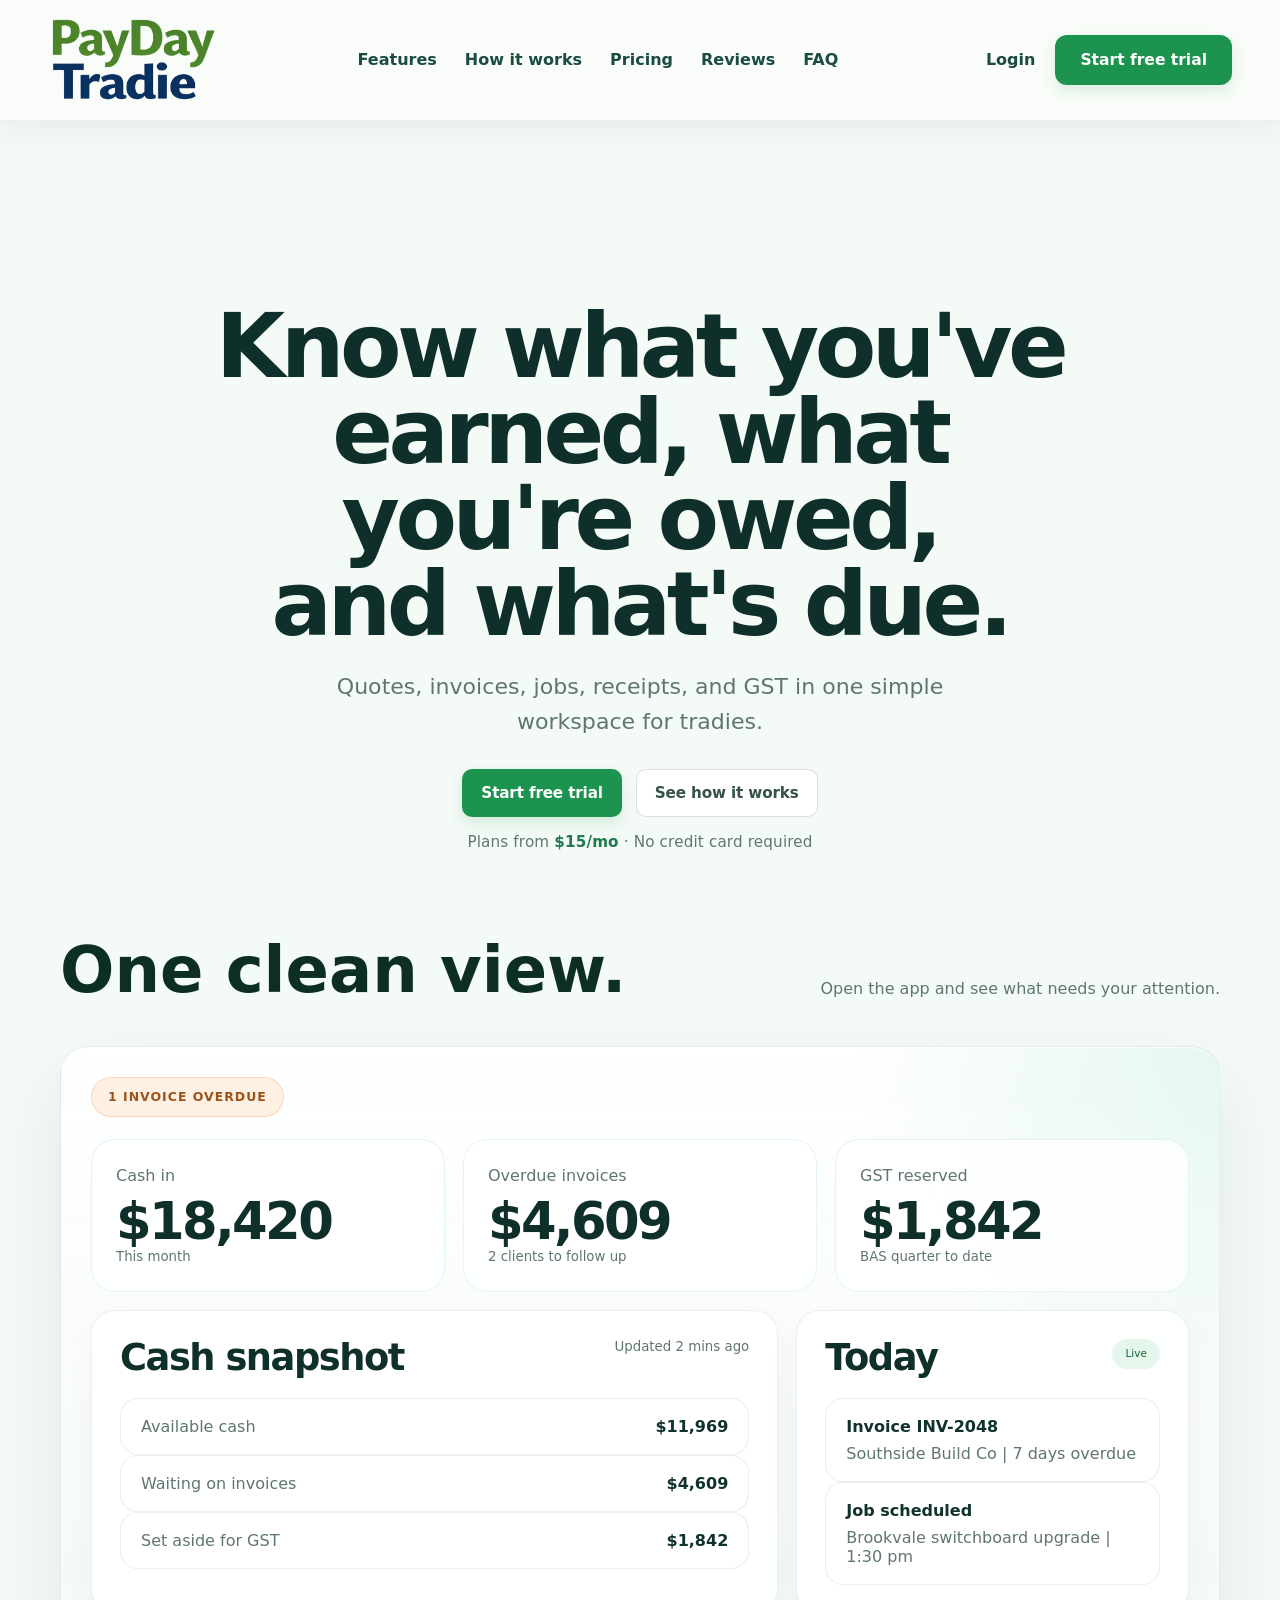
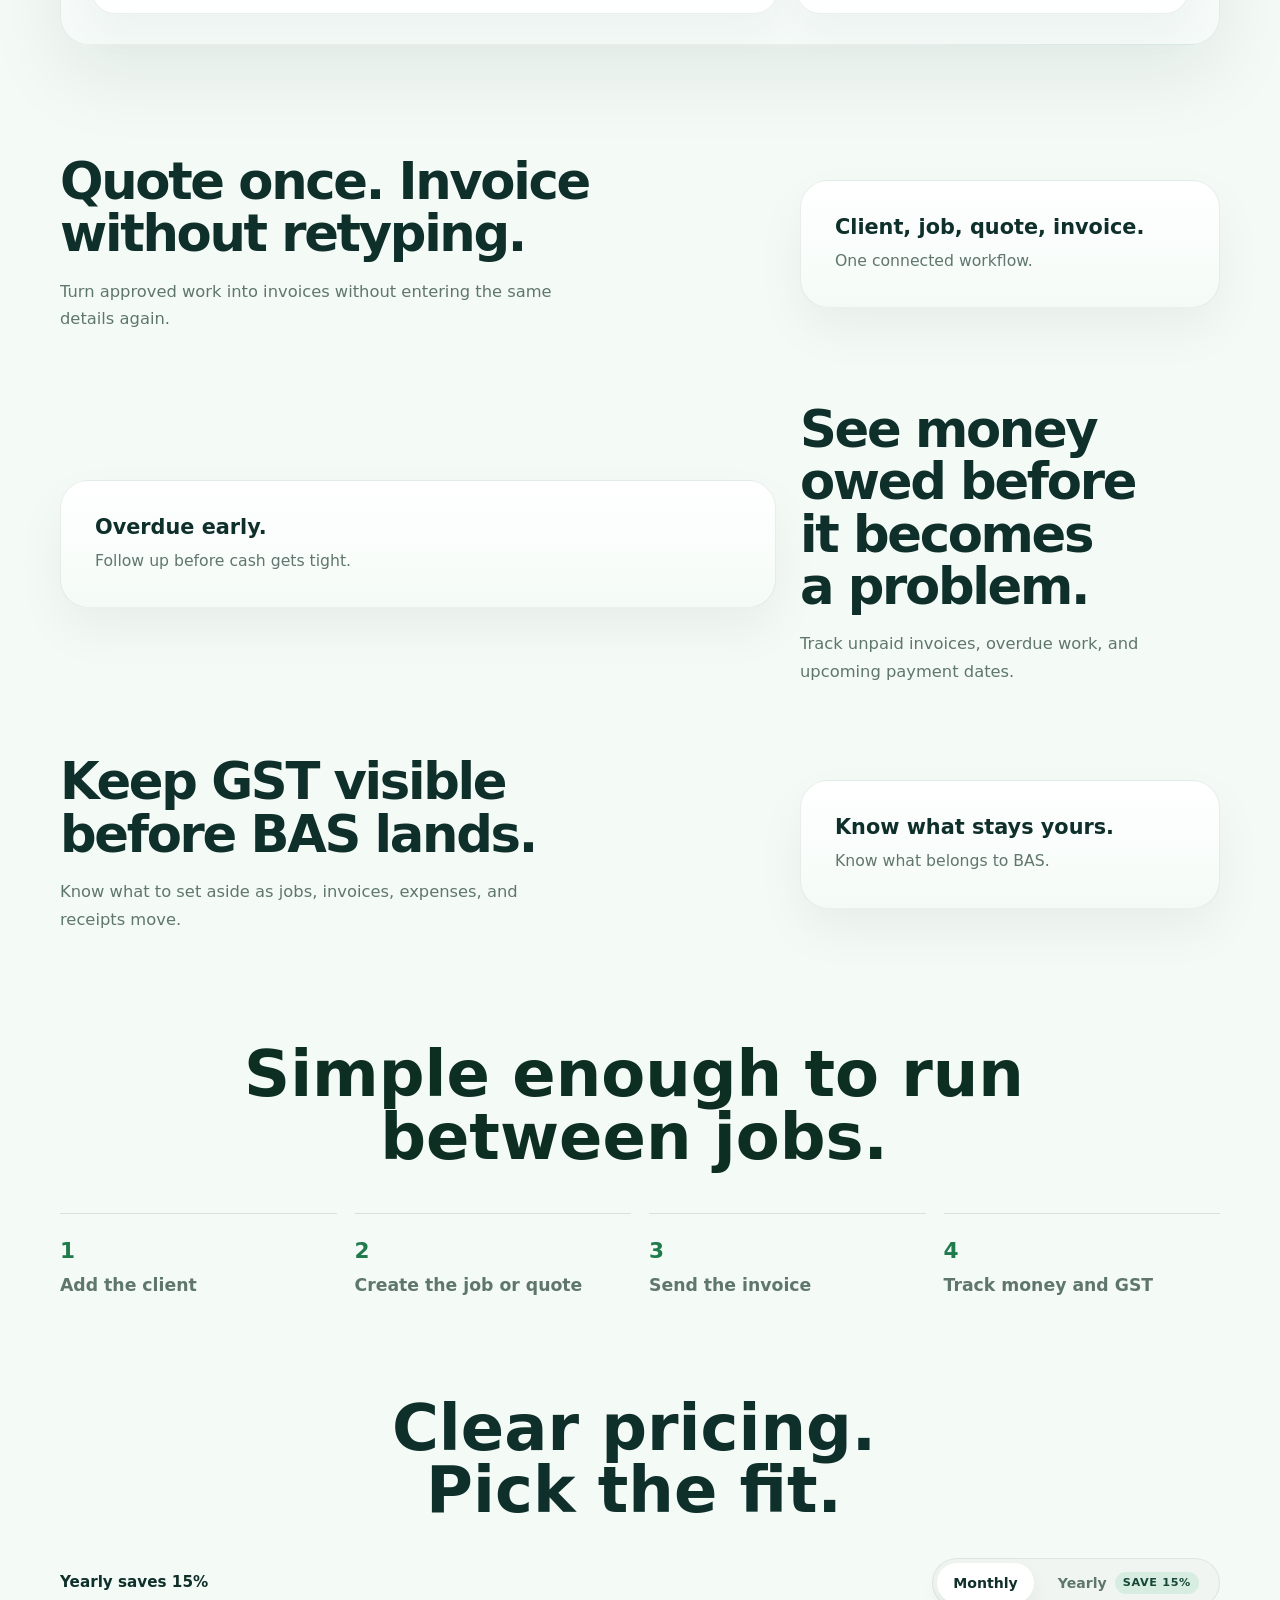
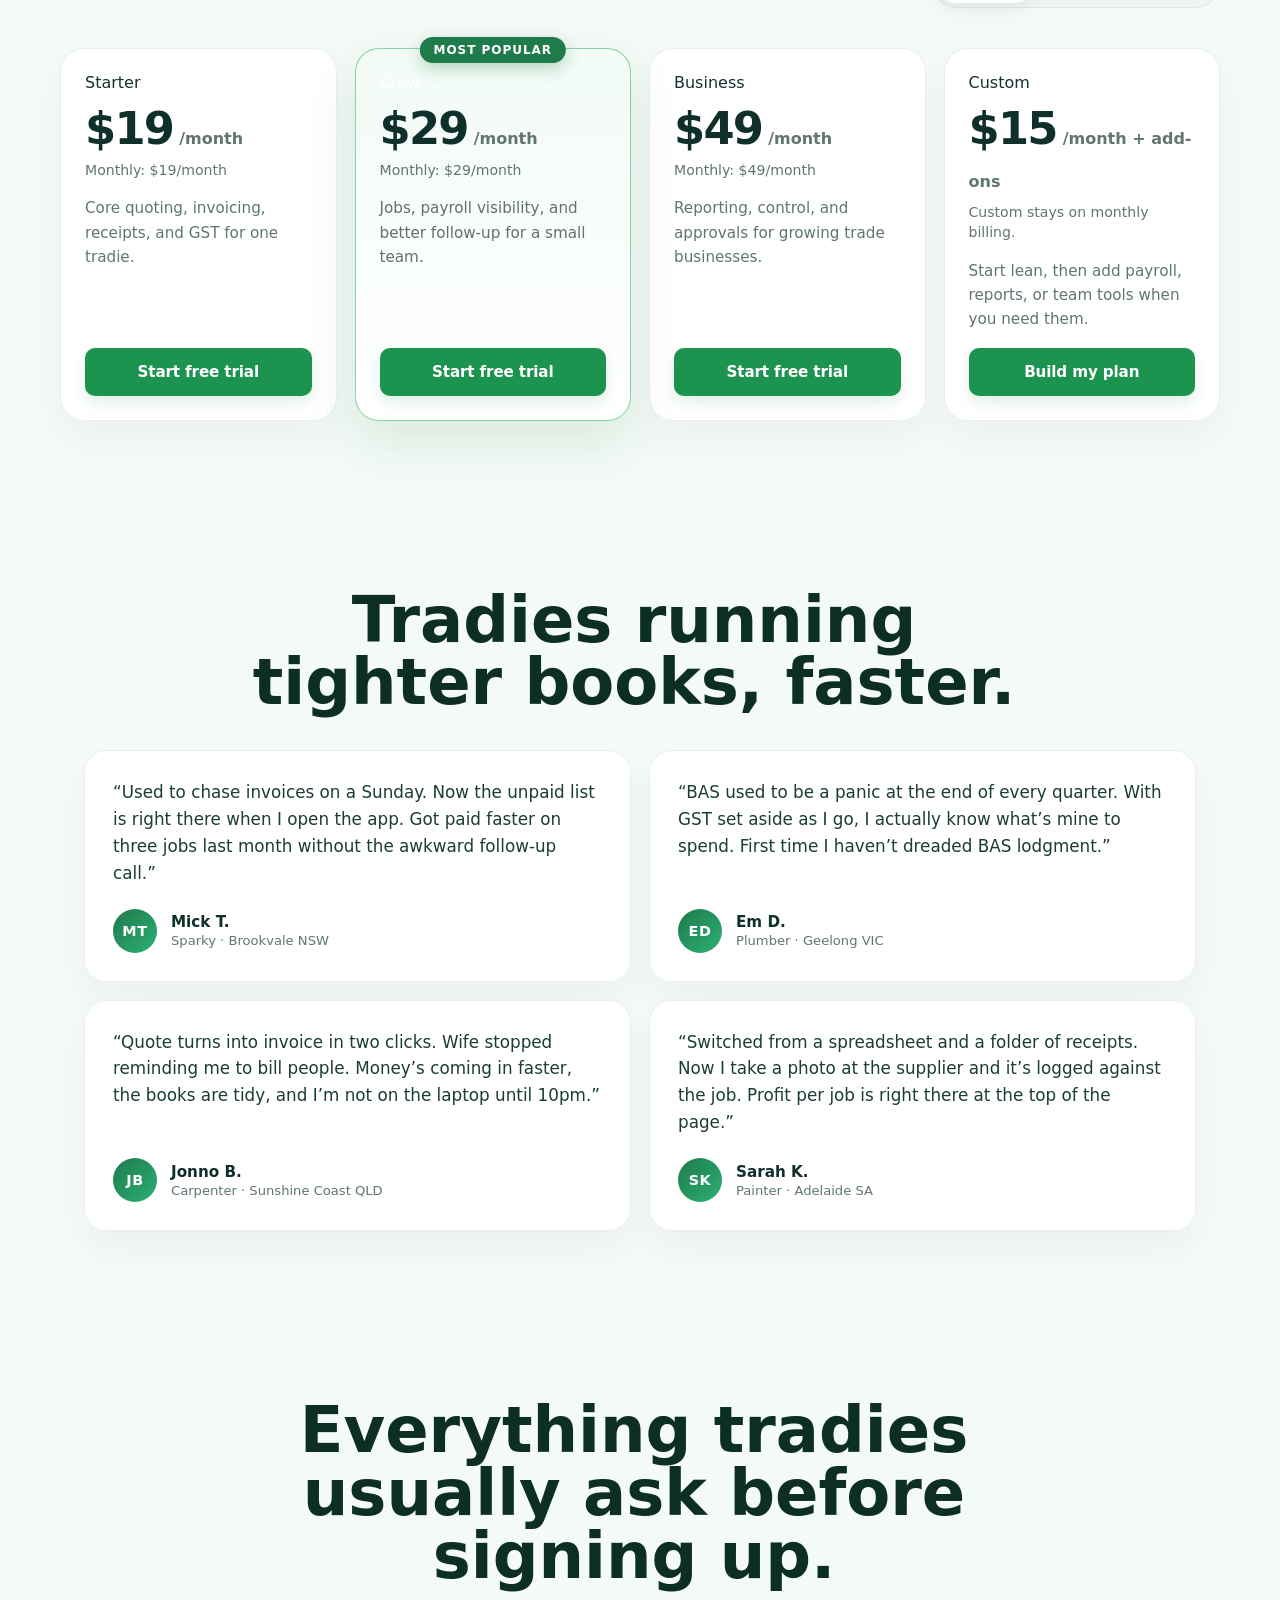
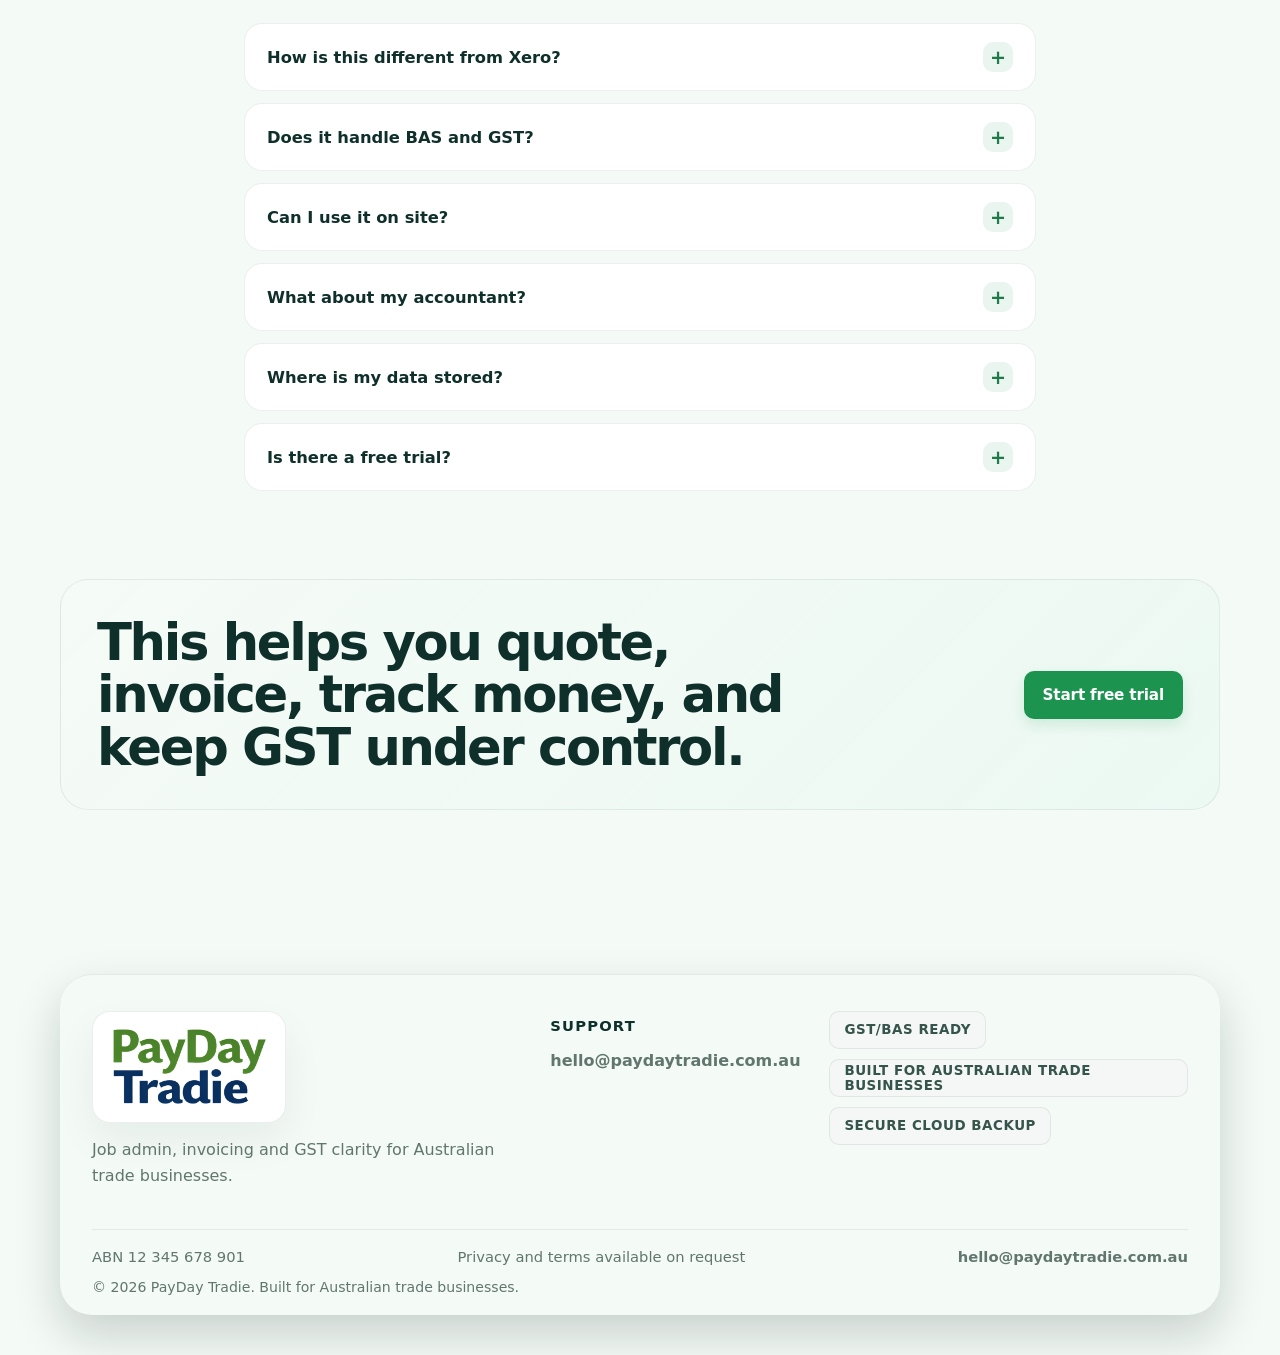
<file: index.html>
<!DOCTYPE html>
<html lang="en-AU">
<head>
  <meta charset="UTF-8">
  <meta name="viewport" content="width=device-width, initial-scale=1.0">
  <meta
    name="description"
    content="PayDay Tradie is accounting software built for Australian tradies. Track expenses, send invoices, capture receipts, manage GST/BAS and understand job costs without the admin mess."
  >
  <title>PayDay Tradie | Accounting Software for Australian Tradies</title>
  <link rel="icon" type="image/png" href="assets/pdt-logo.png">
  <link rel="stylesheet" href="landing.css">
</head>
<body class="landing-premium">
  <header class="site-header">
    <a class="brand" href="#top" aria-label="PayDay Tradie home">
      <img src="assets/logo-wordmark.png" alt="PayDay Tradie">
    </a>

    <button class="nav-toggle" type="button" aria-expanded="false" aria-controls="siteNav" id="navToggle">
      <span></span>
      <span></span>
      <span></span>
      <span class="sr-only">Toggle navigation</span>
    </button>

    <nav class="site-nav" id="siteNav" aria-label="Primary navigation">
      <div class="site-nav-links">
        <a href="#features">Features</a>
        <a href="#how-it-works">How it works</a>
        <a href="#pricing">Pricing</a>
        <a href="#reviews">Reviews</a>
        <a href="#faq">FAQ</a>
      </div>
      <div class="site-nav-actions">
        <button class="nav-link-button" type="button" id="signInButton">Login</button>
        <button class="nav-cta" type="button" id="createAccountButton">Start free trial</button>
      </div>
    </nav>
  </header>

    <main id="landingApp">
    <div id="top"></div>

    <section class="premium-hero">
      <p class="eyebrow">PayDay Tradie</p>
      <h1>Know what you've earned, what you're owed, and what's due.</h1>
      <p class="premium-subhead">Quotes, invoices, jobs, receipts, and GST in one simple workspace for tradies.</p>
      <div class="premium-hero-actions">
        <button class="button button-primary" type="button" data-plan="Starter">Start free trial</button>
        <a class="button button-secondary" href="#how-it-works">See how it works</a>
      </div>
      <p class="premium-hero-pricing-tag">Plans from <strong>$15/mo</strong> &middot; No credit card required</p>
    </section>

    <section class="premium-showcase" id="features" aria-label="Product preview">
      <div class="section-heading">
        <div>
          <p class="eyebrow">Product preview</p>
          <h2>One clean view.</h2>
        </div>
        <p class="section-lead">Open the app and see what needs your attention.</p>
      </div>

      <div class="premium-dashboard-frame">
        <div class="premium-dashboard-topbar">
          <span class="trust-label">PayDay Tradie workspace</span>
          <span class="preview-alert-badge">1 invoice overdue</span>
        </div>

        <div class="premium-dashboard-overview">
          <article class="premium-metric">
            <span>Cash in</span>
            <strong>$18,420</strong>
            <small>This month</small>
          </article>
          <article class="premium-metric">
            <span>Overdue invoices</span>
            <strong>$4,609</strong>
            <small>2 clients to follow up</small>
          </article>
          <article class="premium-metric">
            <span>GST reserved</span>
            <strong>$1,842</strong>
            <small>BAS quarter to date</small>
          </article>
        </div>

        <div class="premium-dashboard-main">
          <article class="premium-panel premium-panel-wide">
            <div class="premium-panel-head">
              <div>
                <span class="trust-label">Cash flow</span>
                <h3>Cash snapshot</h3>
              </div>
              <small>Updated 2 mins ago</small>
            </div>
            <div class="premium-cash-row">
              <span>Available cash</span>
              <strong>$11,969</strong>
            </div>
            <div class="premium-cash-row">
              <span>Waiting on invoices</span>
              <strong>$4,609</strong>
            </div>
            <div class="premium-cash-row">
              <span>Set aside for GST</span>
              <strong>$1,842</strong>
            </div>
          </article>

          <article class="premium-panel">
            <div class="premium-panel-head">
              <div>
                <span class="trust-label">Recent activity</span>
                <h3>Today</h3>
              </div>
              <span class="status-badge status-live">Live</span>
            </div>
            <div class="premium-activity-item">
              <strong>Invoice INV-2048</strong>
              <p>Southside Build Co | 7 days overdue</p>
            </div>
            <div class="premium-activity-item">
              <strong>Job scheduled</strong>
              <p>Brookvale switchboard upgrade | 1:30 pm</p>
            </div>
          </article>
        </div>
      </div>
    </section>

    <section class="premium-story" aria-label="Key benefits">
      <div class="premium-story-row">
        <div class="premium-story-copy">
          <p class="eyebrow">Quote to invoice</p>
          <h2>Quote once. Invoice without retyping.</h2>
          <p>Turn approved work into invoices without entering the same details again.</p>
        </div>
        <div class="premium-story-card">
          <strong>Client, job, quote, invoice.</strong>
          <span>One connected workflow.</span>
        </div>
      </div>

      <div class="premium-story-row premium-story-row-reverse">
        <div class="premium-story-copy">
          <p class="eyebrow">Money owed</p>
          <h2>See money owed before it becomes a problem.</h2>
          <p>Track unpaid invoices, overdue work, and upcoming payment dates.</p>
        </div>
        <div class="premium-story-card">
          <strong>Overdue early.</strong>
          <span>Follow up before cash gets tight.</span>
        </div>
      </div>

      <div class="premium-story-row">
        <div class="premium-story-copy">
          <p class="eyebrow">GST clarity</p>
          <h2>Keep GST visible before BAS lands.</h2>
          <p>Know what to set aside as jobs, invoices, expenses, and receipts move.</p>
        </div>
        <div class="premium-story-card">
          <strong>Know what stays yours.</strong>
          <span>Know what belongs to BAS.</span>
        </div>
      </div>
    </section>

    <section class="premium-steps" id="how-it-works">
      <div class="section-heading section-heading-centered">
        <div>
          <p class="eyebrow">How it works</p>
          <h2>Simple enough to run between jobs.</h2>
        </div>
      </div>
      <ol class="premium-steps-list">
        <li>
          <span>1</span>
          <strong>Add the client</strong>
        </li>
        <li>
          <span>2</span>
          <strong>Create the job or quote</strong>
        </li>
        <li>
          <span>3</span>
          <strong>Send the invoice</strong>
        </li>
        <li>
          <span>4</span>
          <strong>Track money and GST</strong>
        </li>
      </ol>
    </section>

    <section class="pricing-section premium-pricing" id="pricing">
      <div class="section-heading section-heading-centered">
        <div>
          <p class="eyebrow">Pricing</p>
          <h2>Clear pricing. Pick the fit.</h2>
        </div>
      </div>

      <div class="pricing-billing-bar" aria-label="Billing toggle">
        <p class="pricing-billing-copy" id="pricingBillingCopy">Yearly saves 15%</p>
        <div class="pricing-billing-toggle" role="group" aria-label="Billing period">
          <button class="pricing-billing-option is-active" type="button" id="pricingMonthlyButton" data-pricing-billing="monthly" aria-pressed="true">Monthly</button>
          <button class="pricing-billing-option" type="button" id="pricingYearlyButton" data-pricing-billing="yearly" aria-pressed="false">Yearly <span class="pricing-billing-badge">Save 15%</span></button>
        </div>
      </div>

      <div class="premium-pricing-grid">
        <article class="price-card" data-plan-card="Starter">
          <span class="plan-label">Starter</span>
          <h3 data-plan-price="Starter">$19<span>/month</span></h3>
          <p class="price-billing-note" data-plan-billing-note="Starter">Monthly: $19/month</p>
          <p class="plan-copy">Core quoting, invoicing, receipts, and GST for one tradie.</p>
          <button class="button button-primary" type="button" data-plan="Starter">Start free trial</button>
        </article>

        <article class="price-card featured" data-plan-card="Crew">
          <span class="popular-badge">Most popular</span>
          <span class="plan-label">Crew</span>
          <h3 data-plan-price="Crew">$29<span>/month</span></h3>
          <p class="price-billing-note" data-plan-billing-note="Crew">Monthly: $29/month</p>
          <p class="plan-copy">Jobs, payroll visibility, and better follow-up for a small team.</p>
          <button class="button button-primary" type="button" data-plan="Crew">Start free trial</button>
        </article>

        <article class="price-card" data-plan-card="Business">
          <span class="plan-label">Business</span>
          <h3 data-plan-price="Business">$49<span>/month</span></h3>
          <p class="price-billing-note" data-plan-billing-note="Business">Monthly: $49/month</p>
          <p class="plan-copy">Reporting, control, and approvals for growing trade businesses.</p>
          <button class="button button-primary" type="button" data-plan="Business">Start free trial</button>
        </article>

        <article class="price-card" data-plan-card="Custom">
          <span class="plan-label">Custom</span>
          <h3 data-plan-price="Custom">$15<span>/month + add-ons</span></h3>
          <p class="price-billing-note" data-plan-billing-note="Custom">Custom stays on monthly billing.</p>
          <p class="plan-copy">Start lean, then add payroll, reports, or team tools when you need them.</p>
          <button class="button button-primary" type="button" data-plan="Custom">Build my plan</button>
        </article>
      </div>
    </section>

    <!--
      TESTIMONIALS — placeholder content.
      Replace these quotes with real, verified customer testimonials before going to production.
      Keeping them realistic so the design holds up while you collect real ones.
    -->
    <section class="premium-testimonials" id="reviews" aria-label="What tradies say">
      <div class="section-heading section-heading-centered">
        <div>
          <p class="eyebrow">From the tools down</p>
          <h2>Tradies running tighter books, faster.</h2>
        </div>
      </div>
      <div class="testimonial-grid">
        <article class="testimonial-card">
          <p class="testimonial-quote">&ldquo;Used to chase invoices on a Sunday. Now the unpaid list is right there when I open the app. Got paid faster on three jobs last month without the awkward follow-up call.&rdquo;</p>
          <div class="testimonial-attribution">
            <span class="testimonial-avatar" aria-hidden="true">MT</span>
            <div>
              <strong>Mick T.</strong>
              <span>Sparky &middot; Brookvale NSW</span>
            </div>
          </div>
        </article>

        <article class="testimonial-card">
          <p class="testimonial-quote">&ldquo;BAS used to be a panic at the end of every quarter. With GST set aside as I go, I actually know what&rsquo;s mine to spend. First time I haven&rsquo;t dreaded BAS lodgment.&rdquo;</p>
          <div class="testimonial-attribution">
            <span class="testimonial-avatar" aria-hidden="true">ED</span>
            <div>
              <strong>Em D.</strong>
              <span>Plumber &middot; Geelong VIC</span>
            </div>
          </div>
        </article>

        <article class="testimonial-card">
          <p class="testimonial-quote">&ldquo;Quote turns into invoice in two clicks. Wife stopped reminding me to bill people. Money&rsquo;s coming in faster, the books are tidy, and I&rsquo;m not on the laptop until 10pm.&rdquo;</p>
          <div class="testimonial-attribution">
            <span class="testimonial-avatar" aria-hidden="true">JB</span>
            <div>
              <strong>Jonno B.</strong>
              <span>Carpenter &middot; Sunshine Coast QLD</span>
            </div>
          </div>
        </article>

        <article class="testimonial-card">
          <p class="testimonial-quote">&ldquo;Switched from a spreadsheet and a folder of receipts. Now I take a photo at the supplier and it&rsquo;s logged against the job. Profit per job is right there at the top of the page.&rdquo;</p>
          <div class="testimonial-attribution">
            <span class="testimonial-avatar" aria-hidden="true">SK</span>
            <div>
              <strong>Sarah K.</strong>
              <span>Painter &middot; Adelaide SA</span>
            </div>
          </div>
        </article>
      </div>
    </section>

    <section class="premium-faq" id="faq" aria-label="Frequently asked questions">
      <div class="section-heading section-heading-centered">
        <div>
          <p class="eyebrow">Common questions</p>
          <h2>Everything tradies usually ask before signing up.</h2>
        </div>
      </div>
      <div class="faq-list">
        <details class="faq-item">
          <summary>How is this different from Xero?</summary>
          <p>Xero is built for accountants. PayDay Tradie is built for tradies who quote, invoice, and chase payments between jobs &mdash; without an accountant translating it. We focus on the daily realities (job costing, GST set aside, late payment chasing) rather than full general ledger accounting.</p>
        </details>
        <details class="faq-item">
          <summary>Does it handle BAS and GST?</summary>
          <p>Yes. GST is automatically set aside as you invoice, so by the time BAS lands you already know what to pay. Quarterly BAS summaries are built in &mdash; in plain English, not accountant jargon.</p>
        </details>
        <details class="faq-item">
          <summary>Can I use it on site?</summary>
          <p>Yes. It works on phone, ute laptop, or office desktop. Snap a photo of a receipt at the supplier, send an invoice from a job site, mark a job complete on the way home.</p>
        </details>
        <details class="faq-item">
          <summary>What about my accountant?</summary>
          <p>Keep them. PayDay Tradie keeps your records organised so they spend less time cleaning up and more on tax planning. You can export reports anytime your accountant needs them.</p>
        </details>
        <details class="faq-item">
          <summary>Where is my data stored?</summary>
          <p>Right now your data lives only in your browser on this device &mdash; nothing is sent off your machine. When full sync launches, you&rsquo;ll be able to opt in to back up across devices and crew.</p>
        </details>
        <details class="faq-item">
          <summary>Is there a free trial?</summary>
          <p>Yes. 30 days of full Business-tier access &mdash; payroll, reports, approvals, the lot &mdash; with no credit card required. After 30 days you choose Starter, Crew, Business, or Custom.</p>
        </details>
      </div>
    </section>

    <section class="premium-final-cta">
      <div class="premium-final-cta-copy">
        <p class="eyebrow">Start clean</p>
        <h2>This helps you quote, invoice, track money, and keep GST under control.</h2>
      </div>
      <button class="button button-primary" type="button" data-plan="Starter">Start free trial</button>
    </section>
  </main>

  <main class="workspace-app hidden" id="workspaceApp">
    <aside class="workspace-sidebar">
      <a class="workspace-logo workspace-profile" href="#workspace-dashboard" data-workspace-link>
        <img src="assets/pdt-logo.png" alt="PayDay Tradie app logo" id="workspaceBrandLogo">
        <div class="workspace-profile-copy">
          <strong id="workspaceBrandName">PayDay Tradie</strong>
          <span id="workspaceBrandSubtitle">Tradie control panel</span>
        </div>
      </a>

      <nav class="workspace-nav" aria-label="Workspace sections">
        <a href="#workspace-dashboard" class="active" data-workspace-link>
          <svg class="nav-icon" viewBox="0 0 24 24" fill="none" stroke="currentColor" stroke-width="1.7" stroke-linecap="round" stroke-linejoin="round" aria-hidden="true"><rect x="3" y="3" width="7" height="7" rx="1.2"/><rect x="14" y="3" width="7" height="7" rx="1.2"/><rect x="3" y="14" width="7" height="7" rx="1.2"/><rect x="14" y="14" width="7" height="7" rx="1.2"/></svg>
          <span>Dashboard</span>
        </a>
        <a href="#workspace-jobs" data-workspace-link>
          <svg class="nav-icon" viewBox="0 0 24 24" fill="none" stroke="currentColor" stroke-width="1.7" stroke-linecap="round" stroke-linejoin="round" aria-hidden="true"><rect x="2" y="7" width="20" height="14" rx="2"/><path d="M16 7V5a2 2 0 0 0-2-2h-4a2 2 0 0 0-2 2v2"/><path d="M2 13h20"/></svg>
          <span>Jobs</span>
        </a>
        <a href="#workspace-clients" data-workspace-link>
          <svg class="nav-icon" viewBox="0 0 24 24" fill="none" stroke="currentColor" stroke-width="1.7" stroke-linecap="round" stroke-linejoin="round" aria-hidden="true"><path d="M20 21v-2a4 4 0 0 0-4-4H8a4 4 0 0 0-4 4v2"/><circle cx="12" cy="7" r="4"/></svg>
          <span>Clients</span>
        </a>
        <a href="#workspace-quotes" data-workspace-link>
          <svg class="nav-icon" viewBox="0 0 24 24" fill="none" stroke="currentColor" stroke-width="1.7" stroke-linecap="round" stroke-linejoin="round" aria-hidden="true"><path d="M14 2H6a2 2 0 0 0-2 2v16a2 2 0 0 0 2 2h12a2 2 0 0 0 2-2V8z"/><polyline points="14 2 14 8 20 8"/><line x1="8" y1="13" x2="16" y2="13"/><line x1="8" y1="17" x2="13" y2="17"/></svg>
          <span>Quotes</span>
        </a>
        <a href="#workspace-invoices" data-workspace-link>
          <svg class="nav-icon" viewBox="0 0 24 24" fill="none" stroke="currentColor" stroke-width="1.7" stroke-linecap="round" stroke-linejoin="round" aria-hidden="true"><path d="M5 2v20l2-2 2 2 2-2 2 2 2-2 2 2 2-2 2 2V2z"/><path d="M9 8h6"/><path d="M9 12h6"/><path d="M9 16h4"/></svg>
          <span>Invoices</span>
        </a>
        <a href="#workspace-expenses" data-workspace-link>
          <svg class="nav-icon" viewBox="0 0 24 24" fill="none" stroke="currentColor" stroke-width="1.7" stroke-linecap="round" stroke-linejoin="round" aria-hidden="true"><path d="M20 12V8a2 2 0 0 0-2-2H4a2 2 0 0 0-2 2v10a2 2 0 0 0 2 2h14a2 2 0 0 0 2-2v-2"/><path d="M16 14h6v-4h-6a2 2 0 0 0 0 4z"/></svg>
          <span>Expenses</span>
        </a>
        <div class="workspace-nav-divider" role="separator" aria-hidden="true"><span>Manage</span></div>
        <a href="#workspace-cash" data-workspace-link>
          <svg class="nav-icon" viewBox="0 0 24 24" fill="none" stroke="currentColor" stroke-width="1.7" stroke-linecap="round" stroke-linejoin="round" aria-hidden="true"><rect x="2" y="6" width="20" height="12" rx="2"/><circle cx="12" cy="12" r="3"/><path d="M5 9v.01"/><path d="M19 15v.01"/></svg>
          <span>Cash</span>
        </a>
        <a href="#workspace-payroll" data-workspace-link>
          <svg class="nav-icon" viewBox="0 0 24 24" fill="none" stroke="currentColor" stroke-width="1.7" stroke-linecap="round" stroke-linejoin="round" aria-hidden="true"><rect x="3" y="4" width="18" height="18" rx="2"/><line x1="16" y1="2" x2="16" y2="6"/><line x1="8" y1="2" x2="8" y2="6"/><line x1="3" y1="10" x2="21" y2="10"/></svg>
          <span>Payroll</span>
        </a>
        <a href="#workspace-reports" data-workspace-link>
          <svg class="nav-icon" viewBox="0 0 24 24" fill="none" stroke="currentColor" stroke-width="1.7" stroke-linecap="round" stroke-linejoin="round" aria-hidden="true"><line x1="3" y1="20" x2="21" y2="20"/><line x1="6" y1="20" x2="6" y2="14"/><line x1="12" y1="20" x2="12" y2="8"/><line x1="18" y1="20" x2="18" y2="11"/></svg>
          <span>Reports</span>
        </a>
        <a href="#workspace-billing" data-workspace-link>
          <svg class="nav-icon" viewBox="0 0 24 24" fill="none" stroke="currentColor" stroke-width="1.7" stroke-linecap="round" stroke-linejoin="round" aria-hidden="true"><rect x="2" y="5" width="20" height="14" rx="2"/><line x1="2" y1="10" x2="22" y2="10"/><line x1="6" y1="15" x2="10" y2="15"/></svg>
          <span>Billing</span>
        </a>
        <a href="#workspace-settings" data-workspace-link>
          <svg class="nav-icon" viewBox="0 0 24 24" fill="none" stroke="currentColor" stroke-width="1.7" stroke-linecap="round" stroke-linejoin="round" aria-hidden="true"><circle cx="12" cy="12" r="3"/><path d="M19.4 15a1.65 1.65 0 0 0 .33 1.82l.06.06a2 2 0 0 1-2.83 2.83l-.06-.06a1.65 1.65 0 0 0-1.82-.33 1.65 1.65 0 0 0-1 1.51V21a2 2 0 0 1-4 0v-.09a1.65 1.65 0 0 0-1-1.51 1.65 1.65 0 0 0-1.82.33l-.06.06a2 2 0 1 1-2.83-2.83l.06-.06a1.65 1.65 0 0 0 .33-1.82 1.65 1.65 0 0 0-1.51-1H3a2 2 0 0 1 0-4h.09a1.65 1.65 0 0 0 1.51-1 1.65 1.65 0 0 0-.33-1.82l-.06-.06a2 2 0 1 1 2.83-2.83l.06.06a1.65 1.65 0 0 0 1.82.33H9a1.65 1.65 0 0 0 1-1.51V3a2 2 0 0 1 4 0v.09a1.65 1.65 0 0 0 1 1.51 1.65 1.65 0 0 0 1.82-.33l.06-.06a2 2 0 1 1 2.83 2.83l-.06.06a1.65 1.65 0 0 0-.33 1.82V9a1.65 1.65 0 0 0 1.51 1H21a2 2 0 0 1 0 4h-.09a1.65 1.65 0 0 0-1.51 1z"/></svg>
          <span>Settings</span>
        </a>
      </nav>

      <button class="sidebar-signout" type="button" id="signOutButton">Sign out</button>
    </aside>

    <section class="workspace-board">
    <section class="dashboard-top-layout" id="workspace-dashboard" data-workspace-page="workspace-dashboard">
      <section class="workspace-hero-card dashboard-hero-card dashboard-command-center">
        <div class="dashboard-command-head">
          <p class="eyebrow" id="workspaceGreetingEyebrow">Today</p>
          <div class="dashboard-command-title-row">
            <h1 id="workspaceTitle">Welcome back.</h1>
            <span class="status-badge status-draft" id="workspaceTrialDaysBadge" hidden>14 days remaining</span>
          </div>
          <p class="hero-text" id="workspaceSubtitle">Here&rsquo;s what&rsquo;s on the books.</p>
        </div>
        <div class="dashboard-attention-strip hidden" id="dashboardAttentionStrip" aria-label="Things needing attention">
          <div class="dashboard-attention-head">
            <span class="dashboard-attention-title">Needs your attention</span>
            <span class="dashboard-attention-count" id="dashboardAttentionCount">0</span>
          </div>
          <div class="dashboard-attention-list" id="dashboardAttentionList"></div>
        </div>
        <div class="investor-kpi-grid dashboard-overview-grid" aria-label="Business snapshot">
          <article class="investor-kpi-card kpi-cash kpi-money-breakdown" id="dashboardCashCard">
            <span id="dashboardHeroCard1Label">Money in this month</span>
            <strong id="moneyAvailable">$0</strong>
            <div class="kpi-money-split" aria-label="Combined breakdown">
              <div class="kpi-money-split-row">
                <span class="kpi-money-split-label">Cash</span>
                <span class="kpi-money-split-value" id="dashboardMoneyCash">$0</span>
              </div>
              <div class="kpi-money-split-row">
                <span class="kpi-money-split-label">Bank transfers</span>
                <span class="kpi-money-split-value" id="dashboardMoneyBank">$0</span>
              </div>
            </div>
            <p id="dashboardHeroCard1Copy">Same as last month</p>
          </article>
          <article class="investor-kpi-card kpi-spend" id="dashboardSpendCard">
            <svg class="kpi-icon" width="22" height="22" viewBox="0 0 24 24" fill="none" stroke="currentColor" stroke-width="1.7" stroke-linecap="round" stroke-linejoin="round" aria-hidden="true"><polyline points="22 17 13.5 8.5 8.5 13.5 2 7"/><polyline points="16 17 22 17 22 11"/></svg>
            <span id="dashboardSpendLabel">Money out this month</span>
            <strong id="dashboardSpendValue">$0</strong>
            <p id="dashboardSpendCopy">Expenses logged against the business this month.</p>
          </article>
          <article class="investor-kpi-card kpi-owed" id="dashboardOwedCard">
            <svg class="kpi-icon" width="22" height="22" viewBox="0 0 24 24" fill="none" stroke="currentColor" stroke-width="1.7" stroke-linecap="round" stroke-linejoin="round" aria-hidden="true"><circle cx="12" cy="12" r="10"/><polyline points="12 6 12 12 16 14"/></svg>
            <span id="dashboardHeroCard2Label">Unpaid invoices</span>
            <strong id="invoiceTotal">$0</strong>
            <p id="dashboardHeroCard2Copy">Open and overdue invoices to collect.</p>
          </article>
          <article class="investor-kpi-card kpi-margin" id="dashboardMarginCard">
            <svg class="kpi-icon" width="22" height="22" viewBox="0 0 24 24" fill="none" stroke="currentColor" stroke-width="1.7" stroke-linecap="round" stroke-linejoin="round" aria-hidden="true"><rect x="3" y="4" width="18" height="18" rx="2" ry="2"/><line x1="16" y1="2" x2="16" y2="6"/><line x1="8" y1="2" x2="8" y2="6"/><line x1="3" y1="10" x2="21" y2="10"/></svg>
            <span id="dashboardHeroCard3Label">Upcoming jobs</span>
            <strong id="dashboardUrgentMargin">0</strong>
            <p id="dashboardUrgentMarginCopy">Scheduled jobs will appear here once work is booked in.</p>
          </article>
          <article class="investor-kpi-card kpi-tax" id="dashboardTaxCard">
            <svg class="kpi-icon" width="22" height="22" viewBox="0 0 24 24" fill="none" stroke="currentColor" stroke-width="1.7" stroke-linecap="round" stroke-linejoin="round" aria-hidden="true"><path d="M12 22s8-4 8-10V5l-8-3-8 3v7c0 6 8 10 8 10z"/><path d="m9 12 2 2 4-4"/></svg>
            <div class="kpi-topline">
              <span id="dashboardHeroCard4Label">GST reserved</span>
              <em id="taxSafetyLabel">Safe</em>
            </div>
            <strong id="dashboardUrgentTax">$0</strong>
            <div class="tax-safety-meter" id="taxSafetyMeter" data-status="safe" aria-label="BAS / tax safety meter">
              <div class="tax-safety-meter-track">
                <div class="tax-safety-meter-fill" id="taxSafetyMeterFill"></div>
              </div>
              <div class="tax-safety-meter-stops" aria-hidden="true">
                <span>Short</span>
                <span>Tight</span>
                <span>Safe</span>
              </div>
            </div>
            <p id="dashboardUrgentTaxCopy">GST reserve stays visible as invoices are paid.</p>
          </article>
        </div>
      </section>

      <!-- Today's run strip — what's on today -->
      <section class="dashboard-today-strip" data-workspace-page="workspace-dashboard" aria-label="Today's jobs">
        <div class="dashboard-today-head">
          <div>
            <p class="eyebrow">Today's run</p>
            <h3 id="dashboardTodayTitle">What's on today</h3>
          </div>
          <span class="dashboard-today-date" id="dashboardTodayDate">Today</span>
        </div>
        <div class="dashboard-today-list" id="dashboardTodayList"></div>
      </section>

      <!-- Quick action buttons — create something now -->
      <section class="dashboard-quick-create-row" data-workspace-page="workspace-dashboard" aria-label="Quick create">
        <button class="dashboard-create-button" type="button" data-quick-create="quote">
          <span class="dashboard-create-plus" aria-hidden="true">+</span>
          <span class="dashboard-create-label">New quote</span>
        </button>
        <button class="dashboard-create-button" type="button" data-quick-create="invoice">
          <span class="dashboard-create-plus" aria-hidden="true">+</span>
          <span class="dashboard-create-label">New invoice</span>
        </button>
        <button class="dashboard-create-button" type="button" data-quick-create="expense">
          <span class="dashboard-create-plus" aria-hidden="true">+</span>
          <span class="dashboard-create-label">Add expense</span>
        </button>
        <button class="dashboard-create-button" type="button" data-quick-create="time">
          <span class="dashboard-create-plus" aria-hidden="true">+</span>
          <span class="dashboard-create-label">Log time</span>
        </button>
      </section>

      <!-- Status row: Active / Upcoming / Awaiting Payment - 3 columns visible at a glance -->
      <section class="dashboard-status-row" data-workspace-page="workspace-dashboard" aria-label="Job status overview">
        <article class="dashboard-status-col" data-status-tone="active">
          <header class="dashboard-status-head">
            <h3>Active jobs</h3>
            <span class="dashboard-status-count" id="dashboardStatusActiveCount">0</span>
          </header>
          <ul class="dashboard-status-list" id="dashboardStatusActiveList" aria-label="Currently in progress"></ul>
        </article>
        <article class="dashboard-status-col" data-status-tone="upcoming">
          <header class="dashboard-status-head">
            <h3>Upcoming jobs</h3>
            <span class="dashboard-status-count">Next 7 days</span>
          </header>
          <ul class="dashboard-status-list" id="dashboardStatusUpcomingList" aria-label="Scheduled in the next week"></ul>
        </article>
        <article class="dashboard-status-col" data-status-tone="awaiting">
          <header class="dashboard-status-head">
            <h3>Awaiting payment</h3>
            <span class="dashboard-status-count" id="dashboardStatusAwaitingCount">$0</span>
          </header>
          <ul class="dashboard-status-list" id="dashboardStatusAwaitingList" aria-label="Completed jobs without payment"></ul>
        </article>
      </section>

      <!-- Compact info row: Outstanding Quotes + Upcoming Payroll -->
      <section class="dashboard-compact-row" data-workspace-page="workspace-dashboard" aria-label="Quote and payroll snapshot">
        <article class="dashboard-compact-card dashboard-quotes-card">
          <div class="dashboard-compact-head">
            <span class="dashboard-compact-eyebrow">Outstanding quotes</span>
            <span class="dashboard-compact-pill" id="dashboardQuotesCount">0</span>
          </div>
          <strong class="dashboard-compact-amount" id="dashboardQuotesValue">$0</strong>
          <p class="dashboard-compact-copy" id="dashboardQuotesCopy">No quotes waiting on a yes.</p>
        </article>
        <article class="dashboard-compact-card dashboard-payroll-card hidden" id="dashboardPayrollCard">
          <div class="dashboard-compact-head">
            <span class="dashboard-compact-eyebrow">Next payroll</span>
            <span class="dashboard-compact-pill dashboard-pill-amber" id="dashboardPayrollDate">—</span>
          </div>
          <strong class="dashboard-compact-amount" id="dashboardPayrollAmount">$0</strong>
          <p class="dashboard-compact-copy" id="dashboardPayrollCopy">Pay the crew on schedule.</p>
        </article>
      </section>
    </section>

    <section class="workspace-grid">
      <article class="workspace-card" id="workspace-clients" data-workspace-page="workspace-clients">
        <div class="jobs-page-head">
          <div>
            <p class="eyebrow">Clients</p>
            <h3 class="card-title">Save once. Pull up forever.</h3>
            <p class="card-copy">Add the details that matter, and they auto-fill into every job, quote, and invoice from now on.</p>
          </div>
          <a class="button button-primary" href="#clientForm">Add new client</a>
        </div>
        <form class="workspace-form" id="clientForm">
          <div class="field-row">
            <label>Business / client name<input type="text" name="name" placeholder="Southside Build Co" required></label>
            <label>Contact person<input type="text" name="contactPerson" placeholder="Sarah Johnson" required></label>
          </div>
          <div class="field-row">
            <label>Mobile number<input type="tel" name="phone" placeholder="0400 123 456" required></label>
            <label>Email<input type="email" name="email" placeholder="accounts@southsidebuild.com.au" required></label>
          </div>
          <label>Address<input type="text" name="address" placeholder="14 Greenway St, Brookvale NSW" required></label>
          <div class="field-row">
            <label>Suburb / postcode<input type="text" name="suburb" placeholder="Brookvale 2100" required></label>
            <label>Payment terms
              <select name="paymentTerms">
                <option value="7 days">7 days</option>
                <option value="14 days">14 days</option>
                <option value="30 days">30 days</option>
                <option value="Due on receipt">Due on receipt</option>
              </select>
            </label>
          </div>
          <label>Tags<input type="text" name="tags" placeholder="Commercial, repeat client"></label>
          <label>Client notes<input type="text" name="notes" placeholder="Prefers morning site visits, PO required"></label>
          <button class="button button-primary" type="submit">Save client</button>
        </form>
      </article>

      <article class="workspace-card" id="workspace-jobs" data-workspace-page="workspace-jobs">
        <div class="jobs-page-head">
          <div>
            <p class="eyebrow">Jobs</p>
            <h3 class="card-title">Quote it. Run it. Invoice it.</h3>
            <p class="card-copy">Every job stays connected — quotes flow into jobs, jobs flow into invoices. No retyping.</p>
          </div>
          <a class="button button-primary" href="#jobForm">Create new job</a>
        </div>

        <div class="jobs-toolbar">
          <label class="search-wrap">
            Search jobs
            <input type="search" id="jobSearchInput" placeholder="Search job, client, suburb, status, or team member">
          </label>
          <div class="job-filter-tabs" aria-label="Job filters">
            <button class="filter-chip active" type="button" data-job-filter="All">All</button>
            <button class="filter-chip" type="button" data-job-filter="Active">Active</button>
            <button class="filter-chip" type="button" data-job-filter="Upcoming">Upcoming</button>
            <button class="filter-chip" type="button" data-job-filter="Completed">Completed</button>
            <button class="filter-chip" type="button" data-job-filter="Recurring">Recurring</button>
            <button class="filter-chip" type="button" data-job-filter="Archived">Job history</button>
          </div>
        </div>

        <form class="workspace-form" id="jobForm">
          <div class="quick-start-strip" aria-label="Job start options">
            <button class="quick-start-option active" type="button" data-job-start="client">Create from existing client</button>
            <button class="quick-start-option" type="button" data-job-start="previous">Create from previous job</button>
            <button class="quick-start-option" type="button" data-job-start="blank">Blank job</button>
          </div>
          <div class="quick-start-strip hidden" id="jobBlankClientActions" aria-label="Blank job client options">
            <button class="quick-start-option active" type="button" data-job-blank-client="existing">Select existing client</button>
            <button class="quick-start-option" type="button" data-job-blank-client="new">Add new client</button>
          </div>
          <label class="hidden" id="jobPreviousWrap">Previous job
            <select id="jobPreviousSelect">
              <option value="">Choose a previous job</option>
            </select>
          </label>
          <label>Client<select name="clientId" id="jobClientSelect" required></select></label>
          <div class="field-row">
            <label>Business / client name<input type="text" id="jobClientBusinessName" placeholder="Filled from saved client" readonly></label>
            <label>Contact person<input type="text" id="jobClientContactPerson" placeholder="Filled from saved client" readonly></label>
          </div>
          <div class="field-row">
            <label>Client phone<input type="text" name="clientPhone" id="jobClientPhone"></label>
            <label>Client email<input type="email" name="clientEmail" id="jobClientEmail"></label>
          </div>
          <div class="field-row">
            <label>Site address<input type="text" name="address" id="jobAddress" placeholder="Job address" required></label>
            <label>Job name<input type="text" name="name" id="jobNameInput" list="jobNameSuggestions" placeholder="Warehouse fit-off" required></label>
          </div>
          <datalist id="jobNameSuggestions"></datalist>
          <datalist id="jobDescriptionSuggestions"></datalist>
          <label>Description of work<textarea name="description" id="jobDescriptionInput" rows="4" placeholder="Scope, site access, and what needs to be done" required></textarea></label>
          <div class="quick-add-row smart-fill-row" id="jobDescriptionQuickSuggestions"></div>
          <div class="field-row">
            <label>Estimated value<input type="number" name="quoteAmount" min="0" step="0.01" value="8500" required></label>
            <label>Labour cost<input type="number" name="labourCost" min="0" step="0.01" value="2400" required></label>
          </div>
          <div class="field-row">
            <label>Material cost<input type="number" name="materialCost" min="0" step="0.01" value="3850" required></label>
            <label>Scheduled date/time<input type="datetime-local" name="scheduledAt" required></label>
          </div>
          <datalist id="jobAssigneeSuggestions"></datalist>
          <div class="field-row">
            <label>Assigned team member<input type="text" name="assignee" id="jobAssigneeInput" list="jobAssigneeSuggestions" placeholder="Beau / Jake / Crew A" required autocomplete="off"></label>
            <label>Stage
              <select name="status" id="jobStatusSelect">
                <option value="Draft">Draft</option>
                <option value="Upcoming">Upcoming</option>
                <option value="Active">Active</option>
                <option value="Quoted">Quoted</option>
                <option value="Invoiced">Invoiced</option>
                <option value="Awaiting payment">Awaiting payment</option>
                <option value="Paid">Paid</option>
                <option value="Completed">Completed</option>
                <option value="Archived">Archived</option>
              </select>
            </label>
          </div>
          <div class="field-row">
            <label>Recurring job
              <select id="jobRecurringToggle">
                <option value="false">No</option>
                <option value="true">Yes</option>
              </select>
            </label>
            <label class="hidden" id="jobRecurringFrequencyWrap">Repeat
              <select name="recurring" id="jobRecurringSelect">
                <option value="Weekly">Weekly</option>
                <option value="Fortnightly">Fortnightly</option>
                <option value="Monthly">Monthly</option>
                <option value="Quarterly">Quarterly</option>
                <option value="Custom">Custom</option>
              </select>
            </label>
          </div>
          <div class="field-row hidden" id="jobRecurrenceDatesWrap">
            <label>Start date<input type="date" name="recurrenceStartDate" id="jobRecurrenceStartDate"></label>
            <label>End date (optional)<input type="date" name="recurrenceEndDate" id="jobRecurrenceEndDate"></label>
          </div>
          <label class="hidden" id="jobRecurrenceNotesWrap">Recurring notes<input type="text" name="recurrenceNotes" id="jobRecurrenceNotes" placeholder="Every first Monday, seasonal timing, or custom pattern"></label>
          <label>Internal notes<input type="text" name="internalNotes" id="jobInternalNotes" placeholder="Crew notes, access codes, materials to bring"></label>
          <div class="field-row form-action-row">
            <button class="button button-primary" type="submit">Save job</button>
            <button class="button button-secondary" type="button" id="quoteJobButton">Quote for job</button>
          </div>
        </form>
      </article>

      <article class="workspace-card records-card dashboard-chart-card" data-workspace-page="workspace-dashboard">
        <div class="records-head">
          <div>
            <h3 class="card-title">Income overview</h3>
            <p class="card-copy">Invoices issued against cash received over the last six months.</p>
          </div>
          <span class="status-chip" id="dashboardChartRange">Last 6 months</span>
        </div>
        <div class="dashboard-chart-shell">
          <svg class="dashboard-income-chart" id="dashboardIncomeChart" viewBox="0 0 720 260" preserveAspectRatio="none" aria-label="Income overview chart"></svg>
          <div class="dashboard-chart-legend">
            <span><i class="chart-swatch chart-swatch-issued"></i>Invoices issued</span>
            <span><i class="chart-swatch chart-swatch-paid"></i>Cash received</span>
          </div>
        </div>
      </article>

      <!-- Hidden offscreen stubs so existing JS render targets remain valid -->
      <div hidden aria-hidden="true">
        <div id="dashboardActiveJobsList"></div>
        <div id="dashboardUpcomingJobsList"></div>
        <div id="dashboardUnpaidJobsList"></div>
        <div id="dashboardOverdueInvoicesList"></div>
        <a id="dashboardActiveJobsLink"></a>
        <a id="dashboardUpcomingJobsLink"></a>
        <a id="dashboardUnpaidJobsLink"></a>
        <a id="dashboardOverdueInvoicesLink"></a>
        <div id="dashboardAgedReceivables">
          <strong id="dashboardAgedTotal"></strong>
          <div id="dashboardAgedBar">
            <div id="dashboardAgedCurrentBar"></div>
            <div id="dashboardAged30Bar"></div>
            <div id="dashboardAged60Bar"></div>
          </div>
          <span id="dashboardAgedCurrent"></span>
          <span id="dashboardAged30"></span>
          <span id="dashboardAged60"></span>
        </div>
      </div>

      <article class="workspace-card" id="workspace-invoices" data-workspace-page="workspace-invoices">
        <div class="jobs-page-head">
          <div>
            <p class="eyebrow">Invoices</p>
            <h3 class="card-title">Bill from site, the ute, or the desk.</h3>
            <p class="card-copy">Start fresh or roll a completed job straight into a bill — and keep unpaid money front and centre.</p>
          </div>
          <a class="button button-primary" href="#invoiceForm">Create new invoice</a>
        </div>
        <div class="plan-inline-lock hidden" id="invoiceApprovalPrompt"></div>
  
        <div class="builder-layout invoice-builder-layout">
        <form class="workspace-form" id="invoiceForm">
          <input type="hidden" name="sourceQuoteId" id="invoiceSourceQuoteInput">
          <details class="form-collapse-card" open>
            <summary><span>1. Who is this for?</span><small>Start from a quote, job, client, or repeat invoice and let the details fill in</small></summary>
            <div class="form-collapse-body">
              <div class="invoice-priority-banner">
                <strong>Quote to invoice in one click</strong>
                <span>Best for getting approved work billed fast without retyping.</span>
              </div>
              <div class="invoice-start-strip" aria-label="Invoice starting options">
                <button class="invoice-start-option active" type="button" data-invoice-start="quote">Existing quote</button>
                <button class="invoice-start-option" type="button" data-invoice-start="job">Existing job</button>
                <button class="invoice-start-option" type="button" data-invoice-start="client">Create from existing client</button>
                <button class="invoice-start-option" type="button" data-invoice-start="repeat">Repeat previous invoice</button>
              </div>
              <div class="invoice-source-grid">
                <label class="hidden" id="invoiceJobSourceWrap">Existing job
                  <select name="sourceJobId" id="invoiceJobSelect">
                    <option value="">Choose a completed job</option>
                  </select>
                </label>
                <div id="invoiceQuoteSourceWrap">
                  <label class="search-wrap">Find a quote
                    <input type="search" id="invoiceQuoteSearchInput" placeholder="Search client, quote number, suburb, or job name">
                  </label>
                  <div class="invoice-quote-filter-row" aria-label="Quote filters">
                    <button class="filter-chip active" type="button" data-invoice-quote-filter="Recent">Recent</button>
                    <button class="filter-chip" type="button" data-invoice-quote-filter="Accepted">Accepted</button>
                    <button class="filter-chip" type="button" data-invoice-quote-filter="This month">This month</button>
                    <button class="filter-chip" type="button" data-invoice-quote-filter="Client">Client</button>
                  </div>
                  <div class="invoice-quote-section">
                    <div class="invoice-quote-section-head">
                      <strong>Recent accepted quotes</strong>
                      <span>Last 5 ready to invoice</span>
                    </div>
                    <div class="invoice-quote-card-grid" id="invoiceQuoteRecentList"></div>
                  </div>
                  <div class="invoice-quote-section">
                    <div class="invoice-quote-section-head">
                      <strong>Matching quotes</strong>
                      <span>Search-first selection built for busy days</span>
                    </div>
                    <div class="invoice-quote-card-grid" id="invoiceQuoteResults"></div>
                  </div>
                  <div class="invoice-quote-confirmation hidden" id="invoiceQuoteConfirmation"></div>
                </div>
                <label class="hidden" id="invoiceDuplicateWrap">Repeat previous invoice
                  <select id="invoiceDuplicateSelect">
                    <option value="">Choose an invoice to copy</option>
                  </select>
                </label>
              </div>
              <div class="quick-add-row smart-fill-row">
                <button class="mini-action" type="button" id="invoiceQuickClientButton">Add new client</button>
                <button class="mini-action" type="button" id="invoiceQuickJobButton">Add new job</button>
                <button class="mini-action" type="button" id="invoiceQuickQuoteButton">Add new quote</button>
              </div>
              <div class="field-row">
                <label>Bill to
                  <select name="clientId" id="invoiceClientSelect" required></select>
                </label>
                <label>Invoice type
                  <select name="invoiceType" id="invoiceTypeSelect">
                    <option value="Final invoice">Final invoice</option>
                    <option value="Deposit">Deposit</option>
                    <option value="Progress payment">Progress payment</option>
                  </select>
                </label>
              </div>
              <div class="invoice-client-warning hidden" id="invoiceClientWarning"></div>
              <div class="field-row">
                <label>Job name<input type="text" name="job" id="invoiceJobNameInput" placeholder="Warehouse fit-off" required></label>
                <label>Site address<input type="text" name="siteAddress" id="invoiceSiteAddressInput" placeholder="14 Greenway St, Brookvale NSW"></label>
              </div>
              <div class="field-row">
                <label>Phone<input type="tel" name="clientPhone" id="invoiceClientPhone" placeholder="0400 123 456"></label>
                <label>Email<input type="email" name="clientEmail" id="invoiceClientEmail" placeholder="accounts@client.com.au" required></label>
              </div>
              <div class="invoice-terms-strip" aria-label="Payment terms">
                <button class="invoice-term-pill active" type="button" data-invoice-term="7 days">7 days</button>
                <button class="invoice-term-pill" type="button" data-invoice-term="14 days">14 days</button>
                <button class="invoice-term-pill" type="button" data-invoice-term="30 days">30 days</button>
                <button class="invoice-term-pill" type="button" data-invoice-term="Custom">Custom</button>
              </div>
              <div class="field-row">
                <label>Payment terms
                  <select name="paymentTerms" id="invoiceTermsSelect">
                    <option value="7 days">7 days</option>
                    <option value="14 days">14 days</option>
                    <option value="30 days">30 days</option>
                    <option value="Custom">Custom</option>
                    <option value="Due on receipt">Due on receipt</option>
                  </select>
                </label>
                <label>Invoice date<input type="date" name="issueDate" id="invoiceIssueDateInput" required></label>
              </div>
              <div class="invoice-gst-note" id="invoiceGstNote">GST is on from your saved settings. Totals update automatically.</div>
            </div>
          </details>

          <details class="form-collapse-card" open>
            <summary><span>2. What work is being charged?</span><small>Keep it simple. Enter the work and the maths handles itself</small></summary>
            <div class="form-collapse-body">
              <datalist id="invoiceItemSuggestions"></datalist>
              <div class="invoice-line-table">
                <div class="invoice-line-head">
                  <span>Description</span>
                  <span>Qty</span>
                  <span>Rate</span>
                  <span>Total</span>
                </div>
                <div class="invoice-line-row">
                  <input type="text" id="invoiceLineDescription1" list="invoiceItemSuggestions" placeholder="Materials supplied">
                  <input type="number" id="invoiceLineQty1" min="0" step="0.01" value="1">
                  <input type="number" id="invoiceLineRate1" min="0" step="0.01" value="850.00">
                  <input type="text" id="invoiceLineTotal1" value="$850.00" readonly>
                </div>
                <div class="invoice-line-row">
                  <input type="text" id="invoiceLineDescription2" list="invoiceItemSuggestions" placeholder="Labour completed">
                  <input type="number" id="invoiceLineQty2" min="0" step="0.01" value="1">
                  <input type="number" id="invoiceLineRate2" min="0" step="0.01" value="1150.00">
                  <input type="text" id="invoiceLineTotal2" value="$1,150.00" readonly>
                </div>
              </div>
              <div class="invoice-totals-bar">
                <div><span>Subtotal</span><strong id="invoiceSubtotalValue">$0</strong></div>
                <div><span>GST</span><strong id="invoiceGstDisplay">$0</strong></div>
                <div class="is-total"><span>Final total</span><strong id="invoiceTotalDisplay">$0</strong></div>
              </div>
              <input type="hidden" name="materialsAmount" id="invoiceMaterialsInput" value="850.00">
              <input type="hidden" name="labourAmount" id="invoiceLabourInput" value="1150.00">
              <input type="hidden" name="gst" id="invoiceGstInput" value="200.00">
              <input type="hidden" name="amount" id="invoiceAmountInput" value="2200.00">
            </div>
          </details>

          <details class="form-collapse-card">
            <summary><span>3. Send it</span><small>Only open this if you need custom dates, payment method, or extra notes</small></summary>
            <div class="form-collapse-body">
              <div class="field-row">
                <label>Due date<input type="date" name="dueDate" id="invoiceDueDateInput" required></label>
                <label>Payment method
                  <select name="paymentMethod" id="invoicePaymentMethodSelect">
                    <option value="Bank transfer">Bank transfer</option>
                    <option value="Card">Card</option>
                    <option value="Cash">Cash</option>
                    <option value="Mixed">Mixed</option>
                  </select>
                </label>
              </div>
              <div class="field-row">
                <label>Invoice status
                  <select name="status" id="invoiceStatusSelect">
                    <option value="Draft">Draft</option>
                    <option value="Scheduled">Scheduled</option>
                    <option value="Unpaid">Unpaid</option>
                    <option value="Paid">Paid</option>
                  </select>
                </label>
                <label class="invoice-approval-field hidden" id="invoiceApprovalField">
                  Approval before sending
                  <select name="approvalRequired" id="invoiceApprovalRequiredSelect">
                    <option value="no">No approval needed</option>
                    <option value="yes">Approval required</option>
                  </select>
                </label>
              </div>
            </div>
          </details>

          <details class="form-collapse-card">
            <summary><span>Extra notes</span><small>Only if you want a message or supporting note on the PDF/email</small></summary>
            <div class="form-collapse-body">
              <label>Message to customer<textarea name="notes" id="invoiceNotesInput" rows="3" placeholder="Thanks for the work. Please use the invoice number as the payment reference."></textarea></label>
              <label>Supporting note<input type="text" name="attachmentsNote" id="invoiceAttachmentInput" placeholder="e.g. Photos and signed job sheet available on request"></label>
            </div>
          </details>

          <div class="invoice-action-bar">
            <button class="button button-secondary" type="submit" data-invoice-submit="draft">Save draft</button>
            <button class="button button-primary" type="submit" data-invoice-submit="send">Send invoice</button>
            <button class="button button-secondary" type="submit" data-invoice-submit="later">Send later</button>
            <button class="button button-ghost" type="button" id="invoiceResetButton">Start fresh</button>
          </div>
        </form>
        <aside class="builder-side-panel sticky-summary-panel invoice-preview-panel">
          <p class="eyebrow">Money summary</p>
          <h3 class="card-title">Total due</h3>
          <p class="card-copy">Keep the amount, GST, and due date in view while you build it.</p>
          <div class="invoice-totals-bar">
            <div><span>Subtotal</span><strong id="invoiceStickySubtotal">$0</strong></div>
            <div><span>GST</span><strong id="invoiceStickyGst">$0</strong></div>
            <div class="is-total"><span>Total due</span><strong id="invoiceStickyTotal">$0</strong></div>
          </div>
          <div class="invoice-preview-thumb" id="invoiceDraftPreview">
            <span>Draft invoice</span>
            <strong id="invoiceDraftNumber">PDT-INV-next</strong>
            <p id="invoiceDraftClient">Pick a client or job to start the preview.</p>
            <p class="invoice-preview-meta" id="invoiceDraftMeta">Final invoice / GST on / waiting for details</p>
            <div class="invoice-preview-thumb-grid">
              <div><span>Issue date</span><strong id="invoiceDraftIssueDate">Today</strong></div>
              <div><span>Due</span><strong id="invoiceDraftDueDate">-</strong></div>
              <div><span>GST</span><strong id="invoiceDraftGst">$0</strong></div>
              <div><span>Total</span><strong id="invoiceDraftTotal">$0</strong></div>
            </div>
          </div>
        </aside>
        </div>
      </article>

      <article class="workspace-card" id="workspace-expenses" data-workspace-page="workspace-expenses">
        <div class="jobs-page-head">
          <div>
            <p class="eyebrow">Expenses</p>
            <h3 class="card-title">Log it before the receipt hits the bin.</h3>
            <p class="card-copy">Snap a photo, link the spend to a job, and keep claimable costs tidy without scrambling at BAS time.</p>
          </div>
          <div class="workspace-hero-actions">
            <a class="button button-primary" href="#expenseForm">Add expense</a>
            <button class="button button-secondary upload-receipt-button" type="button" id="expenseHeaderUploadButton">Upload receipt</button>
          </div>
        </div>
        <div class="plan-locked-card hidden" id="expensesLockedPrompt"></div>

        <form class="workspace-form" id="expenseForm" data-plan-lock-surface>
          <details class="form-collapse-card" id="expenseReceiptSection" open>
            <summary><span>Receipt first</span><small>Snap the docket first, then finish the details underneath</small></summary>
            <div class="form-collapse-body">
              <div class="quick-start-strip compact-start-strip" aria-label="Expense start options">
                <button class="quick-start-option active" type="button" data-expense-start="receipt">Upload receipt first</button>
                <button class="quick-start-option" type="button" data-expense-start="manual">Add expense manually</button>
              </div>
              <label class="expense-upload-tile" for="expenseReceiptInput" id="expenseUploadTile">
                <span>Upload receipt</span>
                <strong>Drop in the photo or PDF first</strong>
                <small>Best for on-site capture before the paperwork disappears.</small>
              </label>
              <input type="file" name="receiptFile" id="expenseReceiptInput" accept="image/*,application/pdf">
              <datalist id="expenseSupplierSuggestions"></datalist>
              <div class="field-row">
                <label>Supplier<input type="text" name="supplier" id="expenseSupplierInput" list="expenseSupplierSuggestions" placeholder="Bunnings Trade" required></label>
                <label>Total paid, including GST<input type="number" name="amount" id="expenseAmountInput" min="0" step="0.01" value="286.90" required></label>
              </div>
              <div class="field-row">
                <label>What was it for?
                  <select name="category" id="expenseCategorySelect" required>
                    <option value="Materials">Materials</option>
                    <option value="Fuel">Fuel</option>
                    <option value="Labour">Labour</option>
                    <option value="Equipment">Equipment</option>
                    <option value="Other">Other</option>
                  </select>
                </label>
                <label>Job
                  <select name="jobId" id="expenseJobSelect">
                    <option value="">No linked job</option>
                  </select>
                </label>
              </div>
              <div class="quick-add-row smart-fill-row">
                <button class="mini-action" type="button" id="expenseQuickJobButton">Add new job</button>
              </div>
            </div>
          </details>

          <details class="form-collapse-card">
            <summary><span>Receipt, date, and payment card</span><small>Defaults to today's date and your usual payment method</small></summary>
            <div class="form-collapse-body">
              <div class="field-row">
                <label>Date paid<input type="date" name="expenseDate" id="expenseDateInput" required></label>
                <label>Paid with
                  <select name="paymentSource" id="expensePaymentSelect">
                    <option value="Business card">Business card</option>
                    <option value="Fuel card">Fuel card</option>
                    <option value="Bank transfer">Bank transfer</option>
                    <option value="Cash">Cash</option>
                  </select>
                </label>
              </div>
            </div>
          </details>

          <details class="form-collapse-card">
            <summary><span>GST and notes</span><small>GST is prefilled and can be adjusted if needed</small></summary>
            <div class="form-collapse-body">
              <label>GST included<input type="number" name="gst" id="expenseGstInput" min="0" step="0.01" value="26.08" required></label>
              <label>Notes<textarea name="notes" id="expenseNotesInput" rows="3" placeholder="e.g. Concrete screws and sealant for Warehouse fit-off."></textarea></label>
            </div>
          </details>

          <div class="expense-receipt-preview hidden" id="expenseReceiptPreviewWrap">
            <img id="expenseReceiptPreviewImage" alt="Uploaded receipt preview">
            <div>
              <span>Receipt attached</span>
              <strong id="expenseReceiptName">No file selected</strong>
            </div>
          </div>

          <button class="button button-primary" type="submit">Save expense</button>
        </form>
      </article>

      <article class="workspace-card records-card" id="workspace-client-list" data-workspace-page="workspace-clients">
        <div class="records-head">
          <div>
            <p class="eyebrow">Clients</p>
            <h3 class="card-title">Newest clients, balances, and linked jobs</h3>
          </div>
          <span class="status-chip" id="clientCount">0 clients</span>
        </div>
        <div class="client-tools">
          <label class="search-wrap">
            Search clients
            <input type="search" id="clientSearchInput" placeholder="Search name, contact, suburb, phone, email, or tag">
          </label>
          <label class="search-wrap">
            Sort
            <select id="clientSortSelect">
              <option value="newest">Newest first</option>
              <option value="name">A-Z</option>
              <option value="outstanding">Outstanding balance</option>
              <option value="jobs">Most jobs</option>
            </select>
          </label>
        </div>
        <div class="records-list" id="clientsList"></div>
      </article>

      <article class="workspace-card records-card double-span" id="workspace-quotes" data-workspace-page="workspace-quotes">
        <div class="jobs-page-head">
          <div>
            <p class="eyebrow">Quotes</p>
            <h3 class="card-title">Quote it. Send it. Turn yes into work.</h3>
            <p class="card-copy">Start fresh or pull in job details, send the quote, and convert accepted work into a job without retyping a thing.</p>
          </div>
          <a class="button button-primary" href="#quoteForm">Create new quote</a>
        </div>

        <div class="jobs-toolbar">
          <label class="search-wrap">
            Search quotes
            <input type="search" id="quoteSearchInput" placeholder="Search quote number, client, job, notes, or status">
          </label>
          <div class="job-filter-tabs" aria-label="Quote filters">
            <button class="filter-chip active" type="button" data-quote-filter="All">All</button>
            <button class="filter-chip" type="button" data-quote-filter="Draft">Draft</button>
            <button class="filter-chip" type="button" data-quote-filter="Sent">Sent</button>
            <button class="filter-chip" type="button" data-quote-filter="Accepted">Accepted</button>
            <button class="filter-chip" type="button" data-quote-filter="Rejected">Rejected</button>
            <button class="filter-chip" type="button" data-quote-filter="Expired">Expired</button>
          </div>
        </div>

        <div class="builder-layout quote-builder-layout">
        <form class="workspace-form quote-form-grid" id="quoteForm">
          <details class="form-collapse-card" open>
            <summary><span>Build a quick quote</span><small>Pick a client or job, add the work, and set the total</small></summary>
            <div class="form-collapse-body">
              <div class="quick-start-strip" aria-label="Quote start options">
                <button class="quick-start-option active" type="button" data-quote-start="client">Create from existing client</button>
                <button class="quick-start-option" type="button" data-quote-start="job">Create from existing job</button>
                <button class="quick-start-option" type="button" data-quote-start="repeat">Repeat previous quote</button>
                <button class="quick-start-option" type="button" data-quote-start="blank">Blank quote</button>
              </div>
              <div class="quote-start-helper" id="quoteClientSearchWrap">
                <label class="search-wrap">Find client first
                  <input type="search" id="quoteClientSearchInput" placeholder="Search client name, contact, email, suburb, or postcode">
                </label>
                <div class="quote-start-context" id="quoteClientContext"></div>
              </div>
              <div class="quote-start-helper hidden" id="quoteBlankActionsWrap">
                <div class="quick-start-strip" aria-label="Blank quote choices">
                  <button class="quick-start-option" type="button" data-quote-blank-action="client">Add new client</button>
                  <button class="quick-start-option" type="button" data-quote-blank-action="job">Add new job</button>
                  <button class="quick-start-option" type="button" data-quote-blank-action="standalone">Continue without linked records</button>
                </div>
                <p class="card-copy">Use blank quote when the client or job is not in the system yet, or when you need a true standalone quote.</p>
              </div>
              <label class="hidden" id="quoteRepeatWrap">Repeat previous quote
                <select id="quoteRepeatSelect">
                  <option value="">Choose a previous quote</option>
                </select>
              </label>
              <div class="field-row">
                <label>Use a saved job
                  <select name="sourceJobId" id="quoteSourceSelect">
                    <option value="">Start from scratch</option>
                  </select>
                </label>
                <label>Client
                  <select name="clientId" id="quoteClientSelect" required></select>
                </label>
              </div>
              <div class="field-row">
                <label>Job name<input type="text" name="jobName" id="quoteJobNameInput" placeholder="Warehouse fit-off" required></label>
                <label>Quote total, including GST<input type="number" name="total" id="quoteTotalInput" min="0" step="0.01" value="4620" required></label>
              </div>
              <datalist id="quoteDescriptionSuggestions"></datalist>
              <label>What work needs doing?<textarea name="description" id="quoteDescriptionInput" rows="3" placeholder="Scope of work, what is included, and any site details" required></textarea></label>
              <div class="quick-add-row smart-fill-row" id="quoteDescriptionQuickSuggestions"></div>
            </div>
          </details>

          <details class="form-collapse-card">
            <summary><span>Customer contact and site</span><small>Usually auto-filled from the client record or source job</small></summary>
            <div class="form-collapse-body">
              <div class="field-row">
                <label>Phone<input type="tel" name="clientPhone" id="quoteClientPhone" placeholder="Client phone"></label>
                <label>Email<input type="email" name="clientEmail" id="quoteClientEmail" placeholder="Client email" required></label>
              </div>
              <div class="field-row">
                <label>Site address<input type="text" name="siteAddress" id="quoteSiteAddressInput" placeholder="18 Greenway Street, Brookvale NSW" required></label>
                <label>Valid until<input type="date" name="expiryDate" id="quoteExpiryInput" required></label>
              </div>
            </div>
          </details>

          <details class="form-collapse-card">
            <summary><span>Labour, materials, and GST split</span><small>Only open this if you want the quote broken down</small></summary>
            <div class="form-collapse-body">
              <div class="quote-items-grid">
                <label>Labour items<textarea name="labourItems" id="quoteLabourItemsInput" rows="3" placeholder="2 electricians x 2 days, commissioning, safety checks" required></textarea></label>
                <label>Material items<textarea name="materialItems" id="quoteMaterialItemsInput" rows="3" placeholder="Cable, switchboard parts, fixings, consumables" required></textarea></label>
              </div>
              <div class="quick-add-row smart-fill-row" id="quoteLabourQuickSuggestions"></div>
              <div class="quick-add-row smart-fill-row" id="quoteMaterialQuickSuggestions"></div>
              <datalist id="quoteLabourSuggestions"></datalist>
              <datalist id="quoteMaterialSuggestions"></datalist>
              <div class="quick-add-row">
                <button class="mini-action" type="button" data-quote-add="contingency">Add contingency</button>
                <button class="mini-action" type="button" data-quote-add="travel">Add travel</button>
                <button class="mini-action" type="button" data-quote-add="waste">Add waste allowance</button>
              </div>
              <div class="field-row">
                <label>Labour total ex GST<input type="number" name="labourAmount" id="quoteLabourAmountInput" min="0" step="0.01" value="2400" required></label>
                <label>Materials total ex GST<input type="number" name="materialAmount" id="quoteMaterialAmountInput" min="0" step="0.01" value="1800" required></label>
              </div>
              <div class="field-row">
                <label>GST included<input type="number" name="gst" id="quoteGstInput" min="0" step="0.01" value="420" required></label>
                <label>Scope notes<input type="text" name="notes" id="quoteNotesInput" placeholder="Excludes council fees. Quote valid while materials are available."></label>
              </div>
            </div>
          </details>

          <div class="field-row form-action-row">
            <button class="button button-primary" type="submit">Save quote</button>
            <button class="button button-secondary" type="button" id="quoteResetButton">Start from scratch</button>
          </div>
        </form>
        <aside class="builder-side-panel sticky-summary-panel quote-summary-panel">
          <p class="eyebrow">Quote summary</p>
          <h3 class="card-title">Keep an eye on the total</h3>
          <p class="card-copy">Keep the price in view while you put it together.</p>
          <div class="quote-summary-stack">
            <div><span>Labour</span><strong id="quoteSummaryLabour">$0</strong></div>
            <div><span>Materials</span><strong id="quoteSummaryMaterials">$0</strong></div>
            <div><span>Margin</span><strong id="quoteSummaryMargin">$0</strong></div>
            <div><span>GST</span><strong id="quoteSummaryGst">$0</strong></div>
            <div class="is-total"><span>Final total</span><strong id="quoteSummaryTotal">$0</strong></div>
          </div>
        </aside>
        </div>

        <div class="records-head quote-list-head">
          <div>
            <p class="eyebrow">Quote register</p>
            <h3 class="card-title">Quote pipeline and history</h3>
          </div>
          <span class="status-chip" id="quoteCount">0 quotes</span>
        </div>
        <div class="records-list" id="quotesList"></div>
      </article>

      <article class="workspace-card records-card double-span" id="workspace-invoices-list" data-workspace-page="workspace-invoices">
        <div class="records-head">
          <div>
            <p class="eyebrow">Invoice register</p>
            <h3 class="card-title">Paid, unpaid, overdue, and draft invoices</h3>
          </div>
          <span class="status-chip" id="invoiceCount">0 invoices</span>
        </div>

        <div class="invoice-summary-grid" data-plan-lock-surface>
          <article class="invoice-summary-card">
            <span>Total unpaid</span>
            <strong id="invoiceSummaryUnpaid">$0</strong>
          </article>
          <article class="invoice-summary-card is-overdue">
            <span>Overdue amount</span>
            <strong id="invoiceSummaryOverdue">$0</strong>
          </article>
          <article class="invoice-summary-card">
            <span>Paid this month</span>
            <strong id="invoiceSummaryPaid">$0</strong>
          </article>
        </div>

        <div class="jobs-toolbar">
          <label class="search-wrap">
            Search invoices
            <input type="search" id="invoiceSearchInput" placeholder="Search invoice number, client, or job">
          </label>
          <div class="job-filter-tabs" aria-label="Invoice filters">
            <button class="filter-chip active" type="button" data-invoice-filter="All">All</button>
            <button class="filter-chip" type="button" data-invoice-filter="Paid">Paid</button>
            <button class="filter-chip" type="button" data-invoice-filter="Unpaid">Unpaid</button>
            <button class="filter-chip" type="button" data-invoice-filter="Overdue">Overdue</button>
            <button class="filter-chip" type="button" data-invoice-filter="Draft">Draft</button>
          </div>
        </div>

        <div class="records-list" id="invoicesList"></div>
      </article>

      <article class="workspace-card records-card double-span" data-workspace-page="workspace-jobs">
        <div class="records-head" data-plan-lock-surface>
          <div>
            <p class="eyebrow">Jobs board</p>
            <h3 class="card-title">Job margin, next action, and quote or invoice status</h3>
          </div>
          <span class="status-chip" id="jobCount">0 jobs</span>
        </div>
        <div class="records-list" id="jobsList"></div>
      </article>

      <article class="workspace-card records-card" id="teamJobBoardCard" data-workspace-page="workspace-jobs">
        <div class="records-head">
          <div>
            <p class="eyebrow">Team job board</p>
            <h3 class="card-title">See who owns which jobs and what needs attention</h3>
          </div>
          <span class="status-chip" id="teamJobBoardCount">0 workers</span>
        </div>
        <div class="plan-inline-lock hidden" id="teamJobBoardLockedPrompt"></div>
        <div class="records-list" id="teamJobBoard" data-plan-lock-surface></div>
      </article>

      <article class="workspace-card records-card" data-workspace-page="workspace-jobs">
        <div class="records-head">
          <div>
            <p class="eyebrow">Job History</p>
            <h3 class="card-title">Archived jobs</h3>
          </div>
          <span class="status-chip" id="archiveCount">0 archived</span>
        </div>
        <label class="search-wrap compact-search">
          Search archive
          <input type="search" id="archiveSearchInput" placeholder="Search past jobs or clients">
        </label>
        <div class="records-list" id="archiveList"></div>
      </article>

      <article class="workspace-card records-card double-span" id="workspace-expenses-list" data-workspace-page="workspace-expenses">
        <div class="records-head">
          <div>
            <p class="eyebrow">Expense register</p>
            <h3 class="card-title">Filter spend by supplier, category, job, and payment method</h3>
          </div>
          <span class="status-chip" id="expenseCount">0 expenses</span>
        </div>

        <div class="invoice-summary-grid">
          <article class="invoice-summary-card">
            <span>Total this month</span>
            <strong id="expenseSummaryMonth">$0</strong>
          </article>
          <article class="invoice-summary-card">
            <span>Materials spend</span>
            <strong id="expenseSummaryMaterials">$0</strong>
          </article>
          <article class="invoice-summary-card">
            <span>Fuel spend</span>
            <strong id="expenseSummaryFuel">$0</strong>
          </article>
          <article class="invoice-summary-card is-overdue">
            <span>Other spend</span>
            <strong id="expenseSummaryUncategorised">0</strong>
          </article>
        </div>

        <div class="jobs-toolbar expense-toolbar">
          <label class="search-wrap">
            Search expenses
            <input type="search" id="expenseSearchInput" placeholder="Search supplier, job, category, payment method, or notes">
          </label>
          <label class="search-wrap">
            Category
            <select id="expenseCategoryFilter">
              <option value="All">All</option>
              <option value="Materials">Materials</option>
              <option value="Fuel">Fuel</option>
              <option value="Labour">Labour</option>
              <option value="Equipment">Equipment</option>
              <option value="Other">Other</option>
            </select>
          </label>
          <label class="search-wrap">
            Linked job
            <select id="expenseJobFilter">
              <option value="All">All jobs</option>
            </select>
          </label>
          <label class="search-wrap">
            Payment method
            <select id="expensePaymentFilter">
              <option value="All">All</option>
              <option value="Business card">Business card</option>
              <option value="Fuel card">Fuel card</option>
              <option value="Bank transfer">Bank transfer</option>
              <option value="Cash">Cash</option>
            </select>
          </label>
          <label class="search-wrap">
            From
            <input type="date" id="expenseDateFrom">
          </label>
          <label class="search-wrap">
            To
            <input type="date" id="expenseDateTo">
          </label>
        </div>

        <div class="records-list" id="expensesList" data-plan-lock-surface></div>
      </article>

      <article class="workspace-card records-card double-span" id="workspace-reports" data-workspace-page="workspace-reports">
        <div class="jobs-page-head">
          <div>
            <p class="eyebrow">Reports</p>
            <h3 class="card-title">The numbers, in plain English.</h3>
            <p class="card-copy">Which jobs made money, where the costs went, and who still owes you — without an accounting lecture.</p>
            <p class="report-premium-note">Business gives full visibility across jobs, invoices, payroll, and margins.</p>
          </div>
          <button class="button button-secondary" type="button" id="exportReportsButton">Export report</button>
        </div>
        <div class="plan-locked-card hidden" id="reportsLockedPrompt"></div>
  
        <div class="jobs-toolbar report-toolbar" data-plan-lock-surface>
          <label class="search-wrap">
            Date range
            <select id="reportDateRangeSelect">
              <option value="30">Last 30 days</option>
              <option value="90">Last 90 days</option>
              <option value="365">Last 12 months</option>
              <option value="all">All time</option>
            </select>
          </label>
          <label class="search-wrap">
            Job
            <select id="reportJobFilter">
              <option value="All">All jobs</option>
            </select>
          </label>
          <label class="search-wrap">
            Client
            <select id="reportClientFilter">
              <option value="All">All clients</option>
            </select>
          </label>
          <label class="search-wrap">
            Category
            <select id="reportCategoryFilter">
              <option value="All">All categories</option>
              <option value="Materials">Materials</option>
              <option value="Fuel">Fuel</option>
              <option value="Labour">Labour</option>
              <option value="Equipment">Equipment</option>
              <option value="Other">Other</option>
              <option value="Payroll">Payroll</option>
            </select>
          </label>
          <label class="search-wrap">
            Team member
            <select id="reportTeamFilter">
              <option value="All">All team</option>
            </select>
          </label>
        </div>

        <div class="report-insight-hero" data-plan-lock-surface>
          <article class="report-insight-card report-insight-main" id="reportMainInsight"></article>
          <article class="report-insight-card report-insight-secondary" id="reportSecondaryInsight"></article>
        </div>

        <div class="report-grid" id="reportsGrid" data-plan-lock-surface></div>

        <div class="report-sections-grid" data-plan-lock-surface>
          <section class="report-panel">
            <div class="records-head">
              <div>
                <p class="eyebrow">Active jobs</p>
                <h3 class="card-title">Compare all active jobs in one view</h3>
              </div>
            </div>
            <div class="records-list" id="reportActiveJobsCompare"></div>
          </section>

          <section class="report-panel">
            <div class="records-head">
              <div>
                <p class="eyebrow">Profit by job</p>
                <h3 class="card-title">Which jobs made money?</h3>
              </div>
            </div>
            <div class="records-list" id="reportProfitJobs"></div>
          </section>

          <section class="report-panel">
            <div class="records-head">
              <div>
                <p class="eyebrow">Cash flow</p>
                <h3 class="card-title">Money in, money out, and tax cover</h3>
              </div>
            </div>
            <div class="report-bar-list" id="reportCashFlowBars"></div>
          </section>

          <section class="report-panel">
            <div class="records-head">
              <div>
                <p class="eyebrow">Expense breakdown</p>
                <h3 class="card-title">Where is the spend going?</h3>
              </div>
            </div>
            <div class="report-bar-list" id="reportExpenseBreakdown"></div>
          </section>

          <section class="report-panel">
            <div class="records-head">
              <div>
                <p class="eyebrow">Invoice performance</p>
                <h3 class="card-title">Who paid, who is late, and how fast money lands</h3>
              </div>
            </div>
            <div class="records-list" id="reportInvoicePerformance"></div>
          </section>
        </div>
      </article>

      <article class="workspace-card cash-page-card" id="workspace-cash" data-workspace-page="workspace-cash">
        <div class="jobs-page-head">
          <div>
            <p class="eyebrow">Cash</p>
            <h3 class="card-title">Log cash. Stay in control.</h3>
            <p class="card-copy">Track every cash payment as it lands, then decide what to declare without the stress.</p>
          </div>
        </div>

        <form class="workspace-form cash-form" id="cashPaymentForm" novalidate>
          <div class="field-row">
            <label>Client name
              <input type="text" name="clientName" id="cashClientName" list="cashClientDatalist" placeholder="Search or type a name..." required autocomplete="off">
              <datalist id="cashClientDatalist"></datalist>
            </label>
            <label>Amount (AUD)<input type="number" name="amount" id="cashAmount" min="0" step="0.01" placeholder="0.00" required inputmode="decimal"></label>
          </div>
          <div class="field-row">
            <label>Date<input type="date" name="date" id="cashDate" required></label>
            <label>Job (optional)
              <select name="jobId" id="cashJobSelect">
                <option value="">Not linked to a job</option>
              </select>
            </label>
          </div>
          <label>Note (optional)<input type="text" name="note" id="cashNote" placeholder="e.g. Paid on site, bathroom reno"></label>
          <button class="button button-primary cash-submit-button" type="submit">Log cash payment</button>
          <p class="cash-form-success hidden" id="cashFormSuccess" role="status">Cash payment logged.</p>
        </form>

        <div class="cash-summary-bar" aria-label="Cash totals">
          <div class="cash-summary-item">
            <span>Cash this month</span>
            <strong id="cashSummaryMonth">$0</strong>
          </div>
          <div class="cash-summary-item">
            <span>Cash this financial year</span>
            <strong id="cashSummaryYear">$0</strong>
          </div>
          <div class="cash-summary-item cash-summary-item-undeclared">
            <span>Unlogged cash (not yet declared)</span>
            <strong id="cashSummaryUndeclared">$0</strong>
          </div>
        </div>

        <section class="cash-list-section" aria-label="Cash payments">
          <header class="cash-list-head">
            <h4>Logged cash payments</h4>
            <span class="cash-list-count" id="cashListCount">0 entries</span>
          </header>
          <div class="cash-list" id="cashPaymentsList"></div>
        </section>

        <aside class="cash-decision-banner" aria-label="Declaration decision tool">
          <div class="cash-decision-banner-text">
            <strong>Thinking about a big purchase?</strong>
            <span>Find out if declaring your cash puts you ahead.</span>
          </div>
          <button class="button button-primary cash-decision-banner-cta" type="button" id="openCashDecisionTool">Run the numbers &rarr;</button>
        </aside>
      </article>

      <article class="workspace-card records-card double-span" id="workspace-payroll" data-workspace-page="workspace-payroll">
        <div class="jobs-page-head">
          <div>
            <p class="eyebrow">Payroll</p>
            <h3 class="card-title">Pay the crew. Move on.</h3>
            <p class="card-copy">Wages, apprentices, contractors — all in one place. Run the cycle, mark it done, get back on the tools.</p>
          </div>
          <div class="workspace-hero-actions">
            <button class="button button-primary" type="button" id="payrollOpenEmployeeModalButton">Add employee</button>
            <button class="button button-secondary" type="button" id="exportPayrollButton">Export payroll</button>
            <button class="button button-secondary" type="button" id="runPayrollButton">Run payroll</button>
          </div>
        </div>
        <div class="plan-locked-card hidden" id="payrollLockedPrompt"></div>
  
        <div class="invoice-summary-grid" data-plan-lock-surface>
          <article class="invoice-summary-card">
            <span>Next payroll date</span>
            <strong id="payrollNextDate">-</strong>
          </article>
          <article class="invoice-summary-card">
            <span>This cycle total</span>
            <strong id="payrollCycleTotal">$0</strong>
          </article>
          <article class="invoice-summary-card">
            <span>Super due</span>
            <strong id="payrollSuperDue">$0</strong>
          </article>
          <article class="invoice-summary-card">
            <span>Staff on file</span>
            <strong id="payrollStaffCount">0</strong>
          </article>
        </div>

        <div class="jobs-toolbar">
          <label class="search-wrap">
            Search payroll
            <input type="search" id="payrollSearchInput" placeholder="Search name, role, employment type, tax status, or notes">
          </label>
          <div class="job-filter-tabs" aria-label="Payroll staff filters">
            <button class="filter-chip active" type="button" data-payroll-filter="All">All</button>
            <button class="filter-chip" type="button" data-payroll-filter="Employee">Employees</button>
            <button class="filter-chip" type="button" data-payroll-filter="Contractor">Contractors</button>
            <button class="filter-chip" type="button" data-payroll-filter="Apprentice">Apprentices</button>
            <button class="filter-chip" type="button" data-payroll-filter="Active">Active</button>
            <button class="filter-chip" type="button" data-payroll-filter="Inactive">Inactive</button>
          </div>
        </div>

        <form class="workspace-form payroll-form-grid" id="payrollEmployeeForm" data-plan-lock-surface>
          <details class="form-collapse-card" open>
            <summary><span>Employee</span><small>Name and pay setup</small></summary>
            <div class="form-collapse-body">
              <datalist id="payrollRoleSuggestions"></datalist>
              <div class="field-row">
                <label>Name<input type="text" name="name" placeholder="Employee name"></label>
                <label>Role<input type="text" name="role" list="payrollRoleSuggestions" placeholder="Role or trade" autocomplete="off"></label>
              </div>
              <div class="field-row">
                <label>Mobile<input type="tel" name="mobile" placeholder="Mobile number"></label>
                <label>Email<input type="email" name="email" placeholder="Email"></label>
              </div>
              <div class="field-row">
                <label>Pay type
                  <select name="payType" id="payrollPayTypeSelect">
                    <option value="Hourly">Hourly</option>
                    <option value="Salary">Salary</option>
                  </select>
                </label>
                <label>Employment type
                  <select name="employmentType">
                    <option value="Employee">Employee</option>
                    <option value="Apprentice">Apprentice</option>
                    <option value="Contractor">Contractor</option>
                  </select>
                </label>
                <label>Current status
                  <select name="status">
                    <option value="Active">Active</option>
                    <option value="Inactive">Inactive</option>
                  </select>
                </label>
              </div>
            </div>
          </details>

          <details class="form-collapse-card">
            <summary><span>Pay cycle</span><small>Standard hours, overtime, and current run totals</small></summary>
            <div class="form-collapse-body">
              <div class="payroll-quick-grid">
                <div><span>Worker</span><strong id="payrollQuickWorker">-</strong></div>
                <div><span>Hours</span><strong id="payrollQuickHours">0</strong></div>
                <div><span>Rate</span><strong id="payrollQuickRate">$0</strong></div>
                <div><span>Total</span><strong id="payrollQuickTotal">$0</strong></div>
              </div>
              <div class="field-row">
                <label>Hourly rate or salary<input type="number" name="payRate" min="0" step="0.01"></label>
                <label>Standard hours this cycle<input type="number" name="cycleHours" min="0" step="0.1"></label>
              </div>
              <div class="field-row">
                <label>Overtime hours<input type="number" name="overtimeHours" min="0" step="0.1"></label>
                <label>Overtime multiplier<input type="number" name="overtimeMultiplier" min="1" step="0.1" value="1.5"></label>
              </div>
              <div class="field-row">
                <label>Last pay date<input type="date" name="lastPayDate" id="payrollLastPayInput"></label>
                <label>Notes<input type="text" name="notes" placeholder="Anything to remember for this worker"></label>
              </div>
            </div>
          </details>

          <label>Payroll history from<input type="date" id="payrollHistoryDateFilter"></label>
          <div class="invoice-gst-note" id="settingsMemoryNote">Save team, rates, and defaults once, then reuse them across payroll runs and the rest of the app.</div>
          <button class="button button-primary" type="submit">Save employee</button>
        </form>

        <div class="client-summary-grid" id="payrollList" data-plan-lock-surface></div>

        <div class="records-head quote-list-head">
          <div>
            <p class="eyebrow">Payroll history</p>
            <h3 class="card-title">Recent pay runs and payslip status</h3>
          </div>
          <span class="status-chip" id="payrollRunCount">0 runs</span>
        </div>
        <div class="records-list" id="payrollHistoryList" data-plan-lock-surface></div>
      </article>

      <article class="workspace-card records-card double-span" id="workspace-billing" data-workspace-page="workspace-billing">
        <div class="jobs-page-head">
          <div>
            <p class="eyebrow">Billing</p>
            <h3 class="card-title">Pick the plan that fits the work.</h3>
            <p class="card-copy">Fixed plans keep it simple, or build a Custom plan and only pay for the advanced bits you actually use.</p>
          </div>
          <div class="workspace-hero-actions">
            <button class="button button-primary" type="button" id="billingUpgradeButton">Upgrade plan</button>
            <button class="button button-secondary" type="button" id="billingComparePlansButton">Compare plans</button>
          </div>
        </div>
        <div class="settings-plan-card billing-summary-card" aria-label="Current subscription summary">
          <div>
            <span class="trust-label">Current subscription</span>
            <strong id="billingPlanName">Starter | $19/month</strong>
            <p id="billingPlanCopy">See your live monthly amount, renewal timing, and whether fixed plans may be better value than a Custom setup.</p>
            <p class="billing-renewal-copy" id="billingRenewalDate">Renews monthly in demo mode.</p>
          </div>
          <span class="status-badge status-safe" id="billingPlanAmount">$19/month</span>
        </div>
        <div class="invoice-gst-note" id="billingRecommendationNote">Crew or Business may offer better value once you start stacking extra modules.</div>
        <div class="pricing-grid billing-plan-grid" id="billingPlanCards"></div>
      </article>

      <article class="workspace-card records-card double-span" id="workspace-settings" data-workspace-page="workspace-settings">
        <div class="jobs-page-head">
          <div>
            <p class="eyebrow">Settings</p>
            <h3 class="card-title">Set it once. Forget about it.</h3>
            <p class="card-copy">Business details, invoice defaults, team access, reminders — grouped so you change what matters without digging.</p>
          </div>
          <label class="button button-secondary upload-receipt-button" for="settingsLogoInput">Upload logo</label>
        </div>
        <div class="settings-plan-card" aria-label="Current plan summary">
          <div>
            <span class="trust-label">Current plan</span>
            <strong id="settingsPlanName">Starter</strong>
            <p id="settingsPlanCopy">Best for solo tradies keeping quotes, invoices, receipts, and GST in one place.</p>
          </div>
          <span class="status-badge status-safe" id="settingsPlanLimit">1 user</span>
        </div>
  
        <form class="workspace-form" id="settingsForm">
          <details class="settings-section-card" open>
            <summary><span>Business profile</span><small>Business details shown on invoices and exports</small></summary>
            <div class="records-head">
              <div>
                <p class="eyebrow">Business profile</p>
                <h3 class="card-title">Business details shown on invoices, quotes, and exports</h3>
              </div>
              <img class="settings-logo-preview" id="settingsLogoPreview" src="assets/logo-wordmark.png" alt="Business logo preview">
            </div>
            <input type="file" name="logoFile" id="settingsLogoInput" accept="image/*" hidden>
            <div class="field-row">
              <label>Business name<input type="text" name="businessName" id="businessNameInput" placeholder="Beau's Trade Co" required></label>
              <label>ABN<input type="text" name="abn" id="abnInput" placeholder="12 345 678 901" required></label>
            </div>
            <div class="field-row">
              <label>Email<input type="email" name="businessEmail" id="settingsBusinessEmailInput" placeholder="admin@tradeco.com.au" required></label>
              <label>Phone<input type="tel" name="businessPhone" id="settingsBusinessPhoneInput" placeholder="0400 111 222" required></label>
            </div>
            <label>Address<input type="text" name="businessAddress" id="settingsBusinessAddressInput" placeholder="12 Jobsite Road, Brisbane QLD" required></label>
            <div class="field-row">
              <label>Trade type
                <select name="tradeType" id="tradeTypeInput">
                  <option value="Landscaping">Landscaping</option>
                  <option value="Electrical">Electrical</option>
                  <option value="Plumbing">Plumbing</option>
                  <option value="Carpentry">Carpentry</option>
                  <option value="Painting">Painting</option>
                  <option value="Tiling">Tiling</option>
                  <option value="General building">General building</option>
                  <option value="Other">Other</option>
                </select>
              </label>
              <label class="hidden" id="settingsCustomTradeWrap">Custom trade
                <input type="text" name="customTradeType" id="settingsCustomTradeInput" placeholder="Enter your trade">
              </label>
              <label>Brand accent
                <select name="brandTone" id="settingsBrandToneSelect">
                  <option value="Classic green">Classic green</option>
                  <option value="Deep forest">Deep forest</option>
                  <option value="High contrast">High contrast</option>
                </select>
              </label>
            </div>
          </details>

          <details class="settings-section-card">
            <summary><span>Invoice and quote settings</span><small>Default terms, numbering, and GST setup</small></summary>
            <p class="eyebrow">Invoice & quote settings</p>
            <h3 class="card-title">Default terms, numbering, and GST setup</h3>
            <div class="field-row">
              <label>Default payment terms
                <select name="defaultPaymentTerms" id="settingsPaymentTermsSelect">
                  <option value="7 days">7 days</option>
                  <option value="14 days">14 days</option>
                  <option value="30 days">30 days</option>
                  <option value="Due on receipt">Due on receipt</option>
                </select>
              </label>
              <label>Default quote expiry
                <select name="defaultQuoteExpiryDays" id="settingsQuoteExpirySelect">
                  <option value="7">7 days</option>
                  <option value="14">14 days</option>
                  <option value="30">30 days</option>
                </select>
              </label>
            </div>
            <div class="field-row">
              <label>Invoice numbering format<input type="text" name="invoicePrefix" id="settingsInvoicePrefixInput" placeholder="PDT-INV" required></label>
              <label>Quote numbering format<input type="text" name="quotePrefix" id="settingsQuotePrefixInput" placeholder="PDT-Q" required></label>
            </div>
            <div class="field-row">
              <label>Tax vault %<input type="number" name="taxVaultRate" id="taxVaultRateInput" min="0" max="60" step="1" value="20" required></label>
              <label>GST mode
                <select name="gstMode" id="settingsGstModeSelect">
                  <option value="GST registered">GST registered</option>
                  <option value="No GST">No GST</option>
                  <option value="Not sure">Not sure</option>
                </select>
              </label>
            </div>
          </details>

          <details class="settings-section-card">
            <summary><span>Notifications</span><small>Invoice, payroll, payment, and job reminders</small></summary>
            <p class="eyebrow">Notifications</p>
            <h3 class="card-title">Reminders and alerts for money, jobs, and payroll</h3>
            <div class="settings-toggle-grid">
              <label class="settings-toggle-row"><span>Invoice reminders</span><input type="checkbox" name="invoiceReminders" id="settingsInvoiceReminderToggle"></label>
              <label class="settings-toggle-row"><span>Overdue reminders</span><input type="checkbox" name="overdueReminders" id="settingsOverdueReminderToggle"></label>
              <label class="settings-toggle-row"><span>Payroll reminders</span><input type="checkbox" name="payrollReminders" id="settingsPayrollReminderToggle"></label>
              <label class="settings-toggle-row"><span>Payment alerts</span><input type="checkbox" name="paymentAlerts" id="settingsPaymentAlertToggle"></label>
              <label class="settings-toggle-row"><span>Job alerts</span><input type="checkbox" name="jobAlerts" id="settingsJobAlertToggle"></label>
            </div>
          </details>

          <details class="settings-section-card" id="settingsTeamAccessCard">
            <summary><span>Team and access</span><small>Add users and assign roles</small></summary>
            <div class="plan-inline-lock hidden" id="settingsTeamLockedPrompt"></div>
            <p class="eyebrow">Team & access</p>
            <h3 class="card-title">Add teammates and assign access levels</h3>
            <div class="field-row">
              <label>User name<input type="text" name="teamUserName" id="settingsTeamUserNameInput" placeholder="Site admin"></label>
              <label>User role
                <select name="teamUserRole" id="settingsTeamUserRoleSelect">
                  <option value="Owner">Owner</option>
                  <option value="Admin">Admin</option>
                  <option value="Bookkeeper">Bookkeeper</option>
                  <option value="Crew lead">Crew lead</option>
                  <option value="Read only">Read only</option>
                </select>
              </label>
            </div>
            <div class="field-row">
              <label>User email<input type="email" name="teamUserEmail" id="settingsTeamUserEmailInput" placeholder="admin@tradeco.com.au"></label>
              <label>User status
                <select name="teamUserStatus" id="settingsTeamUserStatusSelect">
                  <option value="Invited">Invited</option>
                  <option value="Active">Active</option>
                </select>
              </label>
            </div>
            <div class="settings-user-list" id="settingsUserList"></div>
          </details>

          <details class="settings-section-card">
            <summary><span>Connected accounts</span><small>Banking, payment methods, and future integrations</small></summary>
            <p class="eyebrow">Connected accounts</p>
            <h3 class="card-title">Banking, payment methods, and future integrations</h3>
            <div class="field-row">
              <label>Bank connection
                <select name="bankConnection" id="settingsBankConnectionSelect">
                  <option value="Not connected">Not connected</option>
                  <option value="NAB business connected">NAB business connected</option>
                  <option value="CommBank pending">CommBank pending</option>
                </select>
              </label>
              <label>Preferred payment method
                <select name="paymentMethod" id="settingsPaymentMethodSelect">
                  <option value="Bank transfer">Bank transfer</option>
                  <option value="Card">Card</option>
                  <option value="Cash">Cash</option>
                  <option value="Mixed">Mixed</option>
                </select>
              </label>
            </div>
            <label>Integration notes<input type="text" name="integrationNotes" id="settingsIntegrationNotesInput" placeholder="e.g. ATO STP, Stripe, or bank feeds later"></label>
          </details>

          <details class="settings-section-card">
            <summary><span>Appearance and preferences</span><small>Default workspace view and theme preference</small></summary>
            <p class="eyebrow">Appearance & preferences</p>
            <h3 class="card-title">Set the workspace up the way you prefer to work</h3>
            <div class="field-row">
              <label>Default workspace view
                <select name="defaultWorkspaceView" id="settingsDefaultViewSelect">
                  <option value="Dashboard">Dashboard</option>
                  <option value="Jobs">Jobs</option>
                  <option value="Invoices">Invoices</option>
                  <option value="Reports">Reports</option>
                </select>
              </label>
              <label>Theme preference
                <select name="themePreference" id="settingsThemeSelect">
                  <option value="Light">Light</option>
                  <option value="High contrast">High contrast</option>
                </select>
              </label>
            </div>
          </details>

          <details class="settings-section-card">
            <summary><span>Security</span><small>Password, two-factor status, and session notes</small></summary>
            <p class="eyebrow">Security</p>
            <h3 class="card-title">Password and sign-in controls</h3>
            <div class="field-row">
              <label>New password<input type="password" name="newPassword" id="settingsNewPasswordInput" placeholder="Leave blank to keep current password" minlength="6"></label>
              <label>Two-factor status
                <select name="twoFactorStatus" id="settingsTwoFactorSelect">
                  <option value="Not enabled">Not enabled</option>
                  <option value="Setup pending">Setup pending</option>
                  <option value="Enabled">Enabled</option>
                </select>
              </label>
            </div>
            <label>Sessions and devices<input type="text" name="sessionNotes" id="settingsSessionNotesInput" placeholder="Signed in on this browser only"></label>
          </details>

          <button class="button button-primary" type="submit">Save all settings</button>
          <p class="form-note settings-save-note" id="settingsNote">Saved locally in this browser.</p>
        </form>
      </article>
    </section>
    </section>
  </main>

  <!-- Floating quick-create button — always visible in workspace -->
  <div class="workspace-quick-create" id="quickCreateWrap" aria-label="Quick create">
    <div class="workspace-quick-create-menu hidden" id="quickCreateMenu">
      <button class="mini-action" type="button" id="quickCreateQuote">+ New quote</button>
      <button class="mini-action" type="button" id="quickCreateJob">+ New job</button>
      <button class="mini-action" type="button" id="quickCreateInvoice">+ New invoice</button>
      <button class="mini-action" type="button" id="quickCreateExpense">+ Add expense</button>
    </div>
    <button class="workspace-quick-create-toggle" type="button" id="quickCreateToggle" aria-expanded="false" aria-controls="quickCreateMenu" aria-label="Quick create">+</button>
  </div>

  <!-- Cash tax calculator — slide-over panel -->
  <div class="cash-decision-overlay hidden" id="cashDecisionOverlay" role="dialog" aria-modal="true" aria-labelledby="cashDecisionTitle">
    <div class="cash-decision-panel">
      <header class="cash-decision-head">
        <div>
          <p class="eyebrow">Quick tax calculator</p>
          <h2 id="cashDecisionTitle">Run the numbers</h2>
          <p class="cash-decision-subhead">Get a rough sense of the tax on declaring cash and what you&rsquo;d keep.</p>
        </div>
        <button class="cash-decision-close" type="button" id="closeCashDecisionTool" aria-label="Close calculator">&times;</button>
      </header>

      <div class="cash-calc-body">
        <label class="cash-calc-input-label">
          Cash amount to declare (AUD)
          <input type="number" id="cashCalcAmount" min="0" step="0.01" placeholder="0.00" inputmode="decimal">
        </label>

        <fieldset class="cash-calc-brackets">
          <legend>Your estimated tax bracket</legend>
          <div class="cash-calc-bracket-options" role="radiogroup" aria-label="Tax bracket">
            <button type="button" class="cash-calc-bracket-option" data-bracket="0.19">
              <strong>19%</strong>
              <span>$18,201 – $45,000</span>
            </button>
            <button type="button" class="cash-calc-bracket-option is-active" data-bracket="0.325">
              <strong>32.5%</strong>
              <span>$45,001 – $120,000</span>
            </button>
            <button type="button" class="cash-calc-bracket-option" data-bracket="0.37">
              <strong>37%</strong>
              <span>$120,001 – $180,000</span>
            </button>
            <button type="button" class="cash-calc-bracket-option" data-bracket="0.45">
              <strong>45%</strong>
              <span>$180,001+</span>
            </button>
          </div>
        </fieldset>

        <div class="cash-calc-result" id="cashCalcResult">
          <div class="cash-calc-result-row">
            <span>Tax owed</span>
            <strong class="cash-calc-tax" id="cashCalcTax">$0</strong>
          </div>
          <div class="cash-calc-result-row cash-calc-result-keep">
            <span>You keep</span>
            <strong class="cash-calc-keep" id="cashCalcKeep">$0</strong>
          </div>
        </div>

        <p class="cash-decision-disclaimer">Rough guide only, not tax advice. Talk to your accountant before making a decision. Rates from current Australian individual tax brackets (no Medicare levy).</p>
      </div>
    </div>
  </div>

  <div class="auth-overlay hidden" id="authOverlay" role="dialog" aria-modal="true" aria-labelledby="authTitle">
    <div class="auth-card">
      <button class="auth-close" type="button" id="closeAuthButton" aria-label="Close sign in dialog">×</button>
      <p class="eyebrow" id="authModeLabel">Create account</p>
      <h2 id="authTitle">Create your tradie workspace</h2>
      <span class="auth-trial-badge" id="authTrialBadge">30-day Business trial included</span>
      <p class="auth-copy" id="authCopy">Get started in this browser. No card required.</p>
      <p class="auth-copy auth-copy-secondary" id="authTrialDetail">Full access for 30 days. Pick a plan when you're ready.</p>
      <div class="auth-error hidden" id="authError" role="alert" aria-live="polite"></div>
      <form class="auth-form" id="authForm" novalidate>
        <label id="nameField">Name<input type="text" name="name" placeholder="Your name" autocomplete="name"></label>
        <label>Email<input type="email" name="email" placeholder="you@business.com.au" required autocomplete="email" inputmode="email"></label>
        <label>Password
          <div class="auth-password-wrap">
            <input type="password" name="password" id="authPasswordInput" placeholder="At least 8 characters" minlength="8" required autocomplete="new-password">
            <button type="button" class="auth-password-toggle" id="authPasswordToggle" aria-label="Show password" aria-pressed="false">Show</button>
          </div>
        </label>
        <button class="button button-primary" type="submit" id="authSubmitButton">Create account &amp; start free trial</button>
      </form>
      <p class="auth-forgot-help" id="authForgotHelp">Passwords stay in this browser. Forgotten yours? Just create a new account.</p>
      <button class="auth-switch" type="button" id="toggleAuthMode">Already have an account? Sign in</button>
    </div>
  </div>

  <div class="auth-overlay hidden" id="onboardingOverlay" role="dialog" aria-modal="true" aria-labelledby="onboardingTitle">
    <div class="auth-card onboarding-card">
      <div class="onboarding-header">
      <div class="onboarding-progress">
        <span class="eyebrow" id="onboardingStepLabel">Step 1 of 8</span>
        <div class="onboarding-progress-dots" aria-hidden="true">
          <span class="is-active"></span>
          <span></span>
          <span></span>
          <span></span>
          <span></span>
          <span></span>
          <span></span>
          <span></span>
        </div>
      </div>
      <h2 id="onboardingTitle">Set up your business basics</h2>
      <p class="auth-copy" id="onboardingCopy">We’ll tailor the workspace so the first screen feels useful straight away.</p>
      </div>
      <div class="onboarding-body" id="onboardingBody">

      <section class="onboarding-step" data-onboarding-step="business">
        <div class="onboarding-form-grid">
          <label class="onboarding-input">
            <span>Business name</span>
            <input type="text" id="onboardingBusinessName" data-onboarding-input="businessName" placeholder="Beau's Trade Co">
          </label>
          <label class="onboarding-input">
            <span>ABN (optional now)</span>
            <input type="text" id="onboardingAbn" data-onboarding-input="abn" placeholder="12 345 678 901">
          </label>
        </div>
      </section>

      <section class="onboarding-step hidden" data-onboarding-step="tradeType">
        <div class="onboarding-choice-grid">
          <button class="onboarding-choice" type="button" data-onboarding-choice="tradeType" data-value="Landscaping">Landscaping</button>
          <button class="onboarding-choice" type="button" data-onboarding-choice="tradeType" data-value="Plumbing">Plumbing</button>
          <button class="onboarding-choice" type="button" data-onboarding-choice="tradeType" data-value="Electrical">Electrical</button>
          <button class="onboarding-choice" type="button" data-onboarding-choice="tradeType" data-value="Carpentry">Carpentry</button>
          <button class="onboarding-choice" type="button" data-onboarding-choice="tradeType" data-value="Painting">Painting</button>
          <button class="onboarding-choice" type="button" data-onboarding-choice="tradeType" data-value="Tiling">Tiling</button>
          <button class="onboarding-choice" type="button" data-onboarding-choice="tradeType" data-value="Other">Other</button>
        </div>
        <label class="onboarding-input hidden" id="onboardingCustomTradeWrap">
          <span>Your trade</span>
          <input type="text" id="onboardingCustomTradeInput" data-onboarding-input="customTradeType" placeholder="Enter your trade">
        </label>
      </section>

      <section class="onboarding-step hidden" data-onboarding-step="teamSize">
        <div class="onboarding-choice-grid onboarding-choice-grid-tight">
          <button class="onboarding-choice" type="button" data-onboarding-choice="teamSize" data-value="Just me">
            <strong>Just me</strong>
            <span>Solo tradie keeping admin simple.</span>
          </button>
          <button class="onboarding-choice" type="button" data-onboarding-choice="teamSize" data-value="2-5 people">
            <strong>2-5 people</strong>
            <span>Small crew with jobs and staff to watch.</span>
          </button>
          <button class="onboarding-choice" type="button" data-onboarding-choice="teamSize" data-value="6-15 people">
            <strong>6-15 people</strong>
            <span>Growing trade business with more jobs to coordinate.</span>
          </button>
          <button class="onboarding-choice" type="button" data-onboarding-choice="teamSize" data-value="15+ people">
            <strong>15+ people</strong>
            <span>Bigger team with stronger control and visibility needed.</span>
          </button>
        </div>
      </section>

      <section class="onboarding-step hidden" data-onboarding-step="address">
        <div class="onboarding-address-shell" id="onboardingAddressShell">
          <div class="onboarding-field-block onboarding-address-search-panel" id="onboardingAddressSearchPanel">
            <strong>What is your business address?</strong>
            <label class="onboarding-input">
              <span>Search address</span>
              <input type="text" id="onboardingAddressSearch" data-onboarding-input="addressSearch" placeholder="Start typing an address" autocomplete="street-address">
            </label>
            <div class="onboarding-address-results hidden" id="onboardingAddressResults"></div>
            <div class="onboarding-inline-actions">
              <button class="button button-secondary" type="button" id="onboardingManualAddressButton">Enter manually</button>
              <button class="button button-secondary hidden" type="button" id="onboardingCopyAddressButton">Copy physical address</button>
            </div>
          </div>
          <div class="onboarding-manual-address hidden" id="onboardingManualAddress">
            <p class="onboarding-mode-label" id="onboardingAddressModeLabel">Manual address entry</p>
            <label class="onboarding-input">
              <span>Business address</span>
              <input type="text" id="onboardingBusinessAddress" data-onboarding-input="businessAddress" placeholder="12 Jobsite Road, Brisbane QLD" autocomplete="street-address">
            </label>
            <p class="onboarding-helper-copy" id="onboardingAddressHelper">Choose a result above or type your address here.</p>
          </div>
        </div>
      </section>

      <section class="onboarding-step hidden" data-onboarding-step="branding">
        <div class="onboarding-logo-step">
          <div class="onboarding-logo-preview-wrap">
            <img id="onboardingLogoPreview" class="onboarding-logo-preview" src="assets/logo-wordmark.png" alt="Logo preview">
          </div>
          <div class="onboarding-logo-copy">
            <strong>Add your logo (optional)</strong>
            <p>Used on quotes and invoices.</p>
          </div>
          <input type="file" id="onboardingLogoInput" accept="image/*" hidden>
          <div class="onboarding-inline-actions">
            <button class="button button-primary" type="button" id="onboardingUploadLogoButton">Upload logo</button>
            <button class="button button-secondary" type="button" id="onboardingSkipLogoButton">Skip for now</button>
          </div>
          <p class="onboarding-helper-copy" id="onboardingLogoHelper">You can add or replace it later in Settings.</p>
        </div>
      </section>

      <section class="onboarding-step hidden" data-onboarding-step="priority">
        <div class="onboarding-choice-grid onboarding-choice-grid-tight">
          <button class="onboarding-choice" type="button" data-onboarding-choice="priority" data-value="Quotes">Quotes</button>
          <button class="onboarding-choice" type="button" data-onboarding-choice="priority" data-value="Invoices">Invoices</button>
          <button class="onboarding-choice" type="button" data-onboarding-choice="priority" data-value="Expenses">Expenses</button>
          <button class="onboarding-choice" type="button" data-onboarding-choice="priority" data-value="Job tracking">Job tracking</button>
          <button class="onboarding-choice" type="button" data-onboarding-choice="priority" data-value="Payroll">Payroll</button>
        </div>
      </section>

      <section class="onboarding-step hidden" data-onboarding-step="setup">
        <div class="onboarding-field-block">
          <strong>GST setup</strong>
          <div class="onboarding-choice-grid onboarding-choice-grid-tight">
            <button class="onboarding-choice" type="button" data-onboarding-choice="gstRegistered" data-value="Yes">GST registered</button>
            <button class="onboarding-choice" type="button" data-onboarding-choice="gstRegistered" data-value="No">No GST</button>
          </div>
          <label class="onboarding-input onboarding-tax-input">
            <span>Tax vault percentage</span>
            <input type="number" id="onboardingTaxVault" data-onboarding-input="taxVaultRate" min="0" max="60" step="1" value="20">
          </label>
        </div>
        <div class="onboarding-field-block">
          <strong>Invoice and payment defaults</strong>
          <div class="onboarding-settings-groups">
            <section class="onboarding-choice-section" aria-label="Invoice payment terms">
              <div class="onboarding-choice-head">
                <strong class="onboarding-choice-label">Payment terms</strong>
                <p class="onboarding-choice-helper">How long clients usually have to pay.</p>
              </div>
              <div class="onboarding-choice-grid onboarding-choice-grid-tight onboarding-choice-grid-compact">
                <button class="onboarding-choice" type="button" data-onboarding-choice="defaultPaymentTerms" data-value="Due on receipt">Due on receipt<span>Pay straight away</span></button>
                <button class="onboarding-choice" type="button" data-onboarding-choice="defaultPaymentTerms" data-value="7 days">7 days<span>Quick turnaround</span></button>
                <button class="onboarding-choice" type="button" data-onboarding-choice="defaultPaymentTerms" data-value="14 days">14 days<span>Common trade default</span></button>
                <button class="onboarding-choice" type="button" data-onboarding-choice="defaultPaymentTerms" data-value="30 days">30 days<span>Longer commercial terms</span></button>
              </div>
            </section>

            <section class="onboarding-choice-section" aria-label="Quote expiry">
              <div class="onboarding-choice-head">
                <strong class="onboarding-choice-label">Quote expiry</strong>
                <p class="onboarding-choice-helper">How long quotes stay valid before they lapse.</p>
              </div>
              <div class="onboarding-choice-grid onboarding-choice-grid-tight onboarding-choice-grid-compact">
                <button class="onboarding-choice" type="button" data-onboarding-choice="defaultQuoteExpiryDays" data-value="7">7 days<span>Short jobs and call-outs</span></button>
                <button class="onboarding-choice" type="button" data-onboarding-choice="defaultQuoteExpiryDays" data-value="14">14 days<span>Balanced default</span></button>
                <button class="onboarding-choice" type="button" data-onboarding-choice="defaultQuoteExpiryDays" data-value="30">30 days<span>More time to approve</span></button>
              </div>
            </section>

            <section class="onboarding-choice-section" aria-label="Preferred payment method">
              <div class="onboarding-choice-head">
                <strong class="onboarding-choice-label">Preferred payment method</strong>
                <p class="onboarding-choice-helper">What you want shown first on invoices.</p>
              </div>
              <div class="onboarding-choice-grid onboarding-choice-grid-tight onboarding-choice-grid-compact">
                <button class="onboarding-choice" type="button" data-onboarding-choice="paymentMethod" data-value="Bank transfer">Bank transfer<span>Best for invoices</span></button>
                <button class="onboarding-choice" type="button" data-onboarding-choice="paymentMethod" data-value="Cash">Cash<span>On-site payment</span></button>
                <button class="onboarding-choice" type="button" data-onboarding-choice="paymentMethod" data-value="Card">Card<span>Tap or online card payment</span></button>
                <button class="onboarding-choice" type="button" data-onboarding-choice="paymentMethod" data-value="Mixed">Mixed<span>Use more than one option</span></button>
              </div>
            </section>
          </div>
        </div>
      </section>

      <section class="onboarding-step hidden" data-onboarding-step="previousSystem">
        <div class="onboarding-field-block">
          <strong>Notifications</strong>
          <div class="onboarding-toggle-grid">
            <label class="settings-toggle-row"><span>Invoice reminders</span><input type="checkbox" id="onboardingInvoiceReminders" data-onboarding-toggle="invoiceReminders" checked></label>
            <label class="settings-toggle-row"><span>Overdue reminders</span><input type="checkbox" id="onboardingOverdueReminders" data-onboarding-toggle="overdueReminders" checked></label>
            <label class="settings-toggle-row"><span>Job alerts</span><input type="checkbox" id="onboardingJobAlerts" data-onboarding-toggle="jobAlerts" checked></label>
          </div>
        </div>
        <div class="onboarding-field-block">
          <strong>Are you moving from another system?</strong>
        <div class="onboarding-choice-grid onboarding-choice-grid-tight">
          <button class="onboarding-choice" type="button" data-onboarding-choice="previousSystem" data-value="Tradify">Tradify</button>
          <button class="onboarding-choice" type="button" data-onboarding-choice="previousSystem" data-value="Xero">Xero</button>
          <button class="onboarding-choice" type="button" data-onboarding-choice="previousSystem" data-value="MYOB">MYOB</button>
          <button class="onboarding-choice" type="button" data-onboarding-choice="previousSystem" data-value="Spreadsheet">Spreadsheet</button>
          <button class="onboarding-choice" type="button" data-onboarding-choice="previousSystem" data-value="Paper">Paper</button>
          <button class="onboarding-choice" type="button" data-onboarding-choice="previousSystem" data-value="None">None</button>
        </div>
        </div>
        <div class="onboarding-plan-hint hidden" id="onboardingPlanHint"></div>
      </section>
      </div>

      <div class="quote-preview-actions onboarding-actions">
        <button class="button button-secondary" type="button" id="onboardingBackButton" hidden>Back</button>
        <button class="button button-primary" type="button" id="onboardingNextButton" disabled>Continue</button>
      </div>
    </div>
  </div>

  <div class="auth-overlay hidden" id="clientDetailOverlay" role="dialog" aria-modal="true" aria-labelledby="clientDetailTitle">
    <div class="client-detail-card">
      <button class="auth-close" type="button" id="closeClientDetailButton" aria-label="Close client details">×</button>
      <p class="eyebrow">Client details</p>
      <div id="clientDetailContent"></div>
    </div>
  </div>

  <div class="auth-overlay hidden" id="jobClientOverlay" role="dialog" aria-modal="true" aria-labelledby="jobClientOverlayTitle">
    <div class="auth-card job-client-card">
      <button class="auth-close" type="button" id="closeJobClientOverlayButton" aria-label="Close new client form">×</button>
      <p class="eyebrow" id="jobClientOverlayEyebrow">New client</p>
      <h2 id="jobClientOverlayTitle">Add a client without leaving the job</h2>
      <p class="auth-copy" id="jobClientOverlayCopy">Save the client once, then keep building the job with their details filled in.</p>
      <form class="workspace-form compact-overlay-form" id="jobClientForm">
        <div class="field-row">
          <label>Business / client name<input type="text" name="name" placeholder="Southside Build Co" required></label>
          <label>Contact person<input type="text" name="contactPerson" placeholder="Sarah Johnson" required></label>
        </div>
        <div class="field-row">
          <label>Mobile number<input type="tel" name="phone" placeholder="0400 123 456" required></label>
          <label>Email<input type="email" name="email" placeholder="accounts@southsidebuild.com.au" required></label>
        </div>
        <label>Address<input type="text" name="address" placeholder="14 Greenway St, Brookvale NSW" required></label>
        <div class="field-row">
          <label>Suburb / postcode<input type="text" name="suburb" placeholder="Brookvale 2100" required></label>
          <label>Payment terms
            <select name="paymentTerms">
              <option value="7 days">7 days</option>
              <option value="14 days" selected>14 days</option>
              <option value="30 days">30 days</option>
              <option value="Due on receipt">Due on receipt</option>
            </select>
          </label>
        </div>
        <label>Notes<textarea name="notes" rows="3" placeholder="Gate code, site contact, or anything to remember"></textarea></label>
        <div class="quote-preview-actions">
          <button class="button button-secondary" type="button" id="cancelJobClientOverlayButton">Cancel</button>
          <button class="button button-primary" type="submit" id="jobClientOverlaySubmitButton">Save client to job</button>
        </div>
      </form>
    </div>
  </div>

  <div class="auth-overlay hidden" id="quickJobOverlay" role="dialog" aria-modal="true" aria-labelledby="quickJobOverlayTitle">
    <div class="auth-card job-client-card">
      <button class="auth-close" type="button" id="closeQuickJobOverlayButton" aria-label="Close new job form">×</button>
      <p class="eyebrow">New job</p>
      <h2 id="quickJobOverlayTitle">Add a job without leaving what you're doing</h2>
      <p class="auth-copy">Save the job, close the modal, and keep working with the new job already linked.</p>
      <form class="workspace-form compact-overlay-form" id="quickJobForm">
        <div class="field-row">
          <label>Client
            <select name="clientId" id="quickJobClientSelect" required></select>
          </label>
          <label>Scheduled date/time<input type="datetime-local" name="scheduledAt" id="quickJobScheduledAt" required></label>
        </div>
        <div class="field-row">
          <label>Client phone<input type="text" name="clientPhone" id="quickJobClientPhone"></label>
          <label>Client email<input type="email" name="clientEmail" id="quickJobClientEmail"></label>
        </div>
        <div class="field-row">
          <label>Site address<input type="text" name="address" id="quickJobAddress" placeholder="Job address" required></label>
          <label>Job name<input type="text" name="name" id="quickJobName" placeholder="Warehouse fit-off" required></label>
        </div>
        <label>Description of work<textarea name="description" id="quickJobDescription" rows="3" placeholder="Scope, site access, and what needs to be done" required></textarea></label>
        <div class="field-row">
          <label>Estimated value<input type="number" name="quoteAmount" min="0" step="0.01" value="8500" required></label>
          <label>Labour cost<input type="number" name="labourCost" min="0" step="0.01" value="2400" required></label>
        </div>
        <div class="field-row">
          <label>Material cost<input type="number" name="materialCost" min="0" step="0.01" value="3850" required></label>
          <label>Assigned team member<input type="text" name="assignee" list="jobAssigneeSuggestions" placeholder="Beau / Jake / Crew A" required autocomplete="off"></label>
        </div>
        <div class="field-row">
          <label>Recurring
            <select name="recurring" id="quickJobRecurringSelect">
              <option value="One-off">One-off</option>
              <option value="Weekly">Weekly</option>
              <option value="Fortnightly">Fortnightly</option>
              <option value="Monthly">Monthly</option>
              <option value="Quarterly">Quarterly</option>
              <option value="Custom">Custom</option>
            </select>
          </label>
          <label>Stage
            <select name="status" id="quickJobStatusSelect">
              <option value="Draft">Draft</option>
              <option value="Upcoming">Upcoming</option>
              <option value="Active">Active</option>
              <option value="Quoted">Quoted</option>
              <option value="Invoiced">Invoiced</option>
              <option value="Awaiting payment">Awaiting payment</option>
              <option value="Paid">Paid</option>
              <option value="Completed">Completed</option>
              <option value="Archived">Archived</option>
            </select>
          </label>
        </div>
        <div class="field-row">
          <label>Recurring start date<input type="date" name="recurrenceStartDate" id="quickJobRecurrenceStartDate"></label>
          <label>Recurring end date<input type="date" name="recurrenceEndDate" id="quickJobRecurrenceEndDate"></label>
        </div>
        <label>Recurring notes<input type="text" name="recurrenceNotes" id="quickJobRecurrenceNotes" placeholder="Every first Monday, skip public holidays"></label>
        <label>Internal notes<input type="text" name="internalNotes" id="quickJobInternalNotes" placeholder="Crew notes, access codes, materials to bring"></label>
        <div class="quote-preview-actions">
          <button class="button button-secondary" type="button" id="cancelQuickJobOverlayButton">Cancel</button>
          <button class="button button-primary" type="submit">Save job</button>
        </div>
      </form>
    </div>
  </div>

  <div class="auth-overlay hidden" id="quickQuoteOverlay" role="dialog" aria-modal="true" aria-labelledby="quickQuoteOverlayTitle">
    <div class="auth-card job-client-card">
      <button class="auth-close" type="button" id="closeQuickQuoteOverlayButton" aria-label="Close new quote form">×</button>
      <p class="eyebrow">New quote</p>
      <h2 id="quickQuoteOverlayTitle">Build a quote without leaving the invoice</h2>
      <p class="auth-copy">Save the quote, close the modal, and use it straight away in the current workflow.</p>
      <form class="workspace-form compact-overlay-form" id="quickQuoteForm">
        <div class="field-row">
          <label>Client
            <select name="clientId" id="quickQuoteClientSelect" required></select>
          </label>
          <label>Use a saved job
            <select name="sourceJobId" id="quickQuoteSourceJobSelect">
              <option value="">Start from scratch</option>
            </select>
          </label>
        </div>
        <div class="field-row">
          <label>Phone<input type="tel" name="clientPhone" id="quickQuoteClientPhone"></label>
          <label>Email<input type="email" name="clientEmail" id="quickQuoteClientEmail" required></label>
        </div>
        <div class="field-row">
          <label>Job name<input type="text" name="jobName" id="quickQuoteJobName" placeholder="Warehouse fit-off" required></label>
          <label>Site address<input type="text" name="siteAddress" id="quickQuoteSiteAddress" placeholder="18 Greenway Street, Brookvale NSW" required></label>
        </div>
          <label>What work needs doing?<textarea name="description" id="quickQuoteDescription" rows="3" placeholder="Scope of work, what is included, and any site details" required></textarea></label>
        <div class="field-row">
          <label>Labour items<textarea name="labourItems" id="quickQuoteLabourItems" rows="3" placeholder="2 electricians x 2 days, commissioning, safety checks" required></textarea></label>
          <label>Material items<textarea name="materialItems" id="quickQuoteMaterialItems" rows="3" placeholder="Cable, switchboard parts, fixings, consumables" required></textarea></label>
        </div>
        <div class="field-row">
          <label>Labour total ex GST<input type="number" name="labourAmount" id="quickQuoteLabourAmount" min="0" step="0.01" value="2400" required></label>
          <label>Materials total ex GST<input type="number" name="materialAmount" id="quickQuoteMaterialAmount" min="0" step="0.01" value="1800" required></label>
        </div>
        <div class="field-row">
          <label>Quote expiry<input type="date" name="expiryDate" id="quickQuoteExpiryDate" required></label>
          <label>Notes<input type="text" name="notes" id="quickQuoteNotes" placeholder="Standard exclusions apply unless listed here."></label>
        </div>
        <div class="quote-preview-actions">
          <button class="button button-secondary" type="button" id="cancelQuickQuoteOverlayButton">Cancel</button>
          <button class="button button-primary" type="submit">Save quote</button>
        </div>
      </form>
    </div>
  </div>

  <div class="auth-overlay hidden" id="quickEmployeeOverlay" role="dialog" aria-modal="true" aria-labelledby="quickEmployeeOverlayTitle">
    <div class="auth-card job-client-card">
      <button class="auth-close" type="button" id="closeQuickEmployeeOverlayButton" aria-label="Close add employee form">×</button>
      <p class="eyebrow">New worker</p>
      <h2 id="quickEmployeeOverlayTitle">Add a worker without leaving payroll</h2>
      <p class="auth-copy">Save the worker, close the modal, and keep payroll moving with their details on file.</p>
      <form class="workspace-form compact-overlay-form" id="quickEmployeeForm">
        <div class="field-row">
          <label>Name<input type="text" name="name" placeholder="Jake Thompson" required></label>
          <label>Role<input type="text" name="role" list="payrollRoleSuggestions" placeholder="Carpenter / 2nd year apprentice" required autocomplete="off"></label>
        </div>
        <div class="field-row">
          <label>Mobile<input type="tel" name="mobile" placeholder="0400 222 333" required></label>
          <label>Email<input type="email" name="email" placeholder="jake@crew.com.au" required></label>
        </div>
        <div class="field-row">
          <label>Employment type
            <select name="employmentType" required>
              <option value="Employee">Employee</option>
              <option value="Apprentice">Apprentice</option>
              <option value="Contractor">Contractor</option>
            </select>
          </label>
          <label>Current status
            <select name="status" required>
              <option value="Active">Active</option>
              <option value="Inactive">Inactive</option>
            </select>
          </label>
        </div>
        <div class="field-row">
          <label>Pay type
            <select name="payType" required>
              <option value="Hourly">Hourly</option>
              <option value="Salary">Salary</option>
            </select>
          </label>
          <label>Hourly rate or salary<input type="number" name="payRate" min="0" step="0.01" value="48" required></label>
        </div>
        <div class="field-row">
          <label>Hours this cycle<input type="number" name="cycleHours" min="0" step="0.1" value="38" required></label>
          <label>Last pay date<input type="date" name="lastPayDate" id="quickEmployeeLastPayDate" required></label>
        </div>
        <div class="field-row">
          <label>Super details<input type="text" name="superDetails" placeholder="Hostplus / 11.5% super"></label>
          <label>Tax file details<input type="text" name="taxFile" placeholder="TFN on file / contractor ABN pending"></label>
        </div>
        <label>Bank details<input type="text" name="bankDetails" placeholder="BSB + account ending 4421"></label>
        <label>Notes<textarea name="notes" rows="3" placeholder="Apprentice TAFE day Wednesdays, check overtime before next pay run."></textarea></label>
        <div class="quote-preview-actions">
          <button class="button button-secondary" type="button" id="cancelQuickEmployeeOverlayButton">Cancel</button>
          <button class="button button-primary" type="submit">Save worker</button>
        </div>
      </form>
    </div>
  </div>

  <div class="auth-overlay hidden" id="quotePreviewOverlay" role="dialog" aria-modal="true" aria-labelledby="quotePreviewTitle">
    <div class="client-detail-card quote-preview-card">
      <button class="auth-close" type="button" id="closeQuotePreviewButton" aria-label="Close quote preview">x</button>
      <p class="eyebrow">Quote preview</p>
      <div id="quotePreviewContent"></div>
      <div class="quote-preview-actions">
        <button class="button button-secondary" type="button" id="sendQuotePreviewButton">Send quote</button>
      </div>
    </div>
  </div>

  <div class="auth-overlay hidden" id="invoicePreviewOverlay" role="dialog" aria-modal="true" aria-labelledby="invoicePreviewTitle">
    <div class="client-detail-card quote-preview-card">
      <button class="auth-close" type="button" id="closeInvoicePreviewButton" aria-label="Close invoice preview">x</button>
      <p class="eyebrow">Invoice preview</p>
      <div id="invoicePreviewContent"></div>
      <div class="quote-preview-actions">
        <button class="button button-primary" type="button" id="sendInvoicePreviewButton">Send invoice</button>
        <button class="button button-secondary" type="button" id="exportInvoicePdfButton">Save PDF</button>
      </div>
    </div>
  </div>

  <div class="auth-overlay hidden" id="pricingModalOverlay" role="dialog" aria-modal="true" aria-labelledby="pricingModalTitle">
    <div class="client-detail-card pricing-modal-card">
      <button class="auth-close" type="button" id="closePricingModalButton" aria-label="Close plans dialog">x</button>
      <p class="eyebrow">Plans</p>
      <h2 id="pricingModalTitle">Choose the plan that fits how you run the business</h2>
      <p class="auth-copy" id="pricingModalCopy">See Starter, Crew, Business, and Custom side by side without leaving the app.</p>
      <div class="pricing-modal-grid" id="pricingModalCards"></div>
    </div>
  </div>

  <div class="auth-overlay hidden" id="upgradeModalOverlay" role="dialog" aria-modal="true" aria-labelledby="upgradeModalTitle">
    <div class="auth-card upgrade-modal-card">
      <button class="auth-close" type="button" id="closeUpgradeModalButton" aria-label="Close upgrade dialog">x</button>
      <p class="eyebrow">Upgrade</p>
      <h2 id="upgradeModalTitle">Upgrade plan</h2>
      <p class="auth-copy" id="upgradeModalCopy">Unlock more features inside PayDay Tradie.</p>
      <div class="upgrade-modal-price" id="upgradeModalPrice">$0/month</div>
      <ul class="upgrade-feature-list" id="upgradeModalFeatureList"></ul>
      <div class="quote-preview-actions">
        <button class="button button-secondary" type="button" id="cancelUpgradeModalButton">Cancel</button>
        <button class="button button-primary" type="button" id="confirmUpgradeButton">Upgrade now</button>
      </div>
    </div>
  </div>
  
  <footer class="site-footer" id="siteFooter">
    <div class="footer-top">
      <div class="footer-column footer-brand-block">
        <a class="footer-brand" href="#top" aria-label="Back to top">
          <img src="assets/logo-wordmark.png" alt="PayDay Tradie">
        </a>
        <p>Job admin, invoicing and GST clarity for Australian trade businesses.</p>
      </div>
      <div class="footer-column footer-contact-block">
        <strong>Support</strong>
        <p><a href="mailto:hello@paydaytradie.com.au">hello@paydaytradie.com.au</a></p>
      </div>
      <div class="footer-column footer-badges" aria-label="Trust badges">
        <span>GST/BAS ready</span>
        <span>Built for Australian trade businesses</span>
        <span>Secure cloud backup</span>
      </div>
    </div>
    <div class="footer-links footer-legal">
      <span>ABN 12 345 678 901</span>
      <span>Privacy and terms available on request</span>
      <a href="mailto:hello@paydaytradie.com.au">hello@paydaytradie.com.au</a>
    </div>
    <small>© <span id="year"></span> PayDay Tradie. Built for Australian trade businesses.</small>
  </footer>

  <div class="toast-notice hidden" id="toastNotice" role="status" aria-live="polite"></div>
  <script src="landing-app.js"></script>
</body>
</html>
</file>
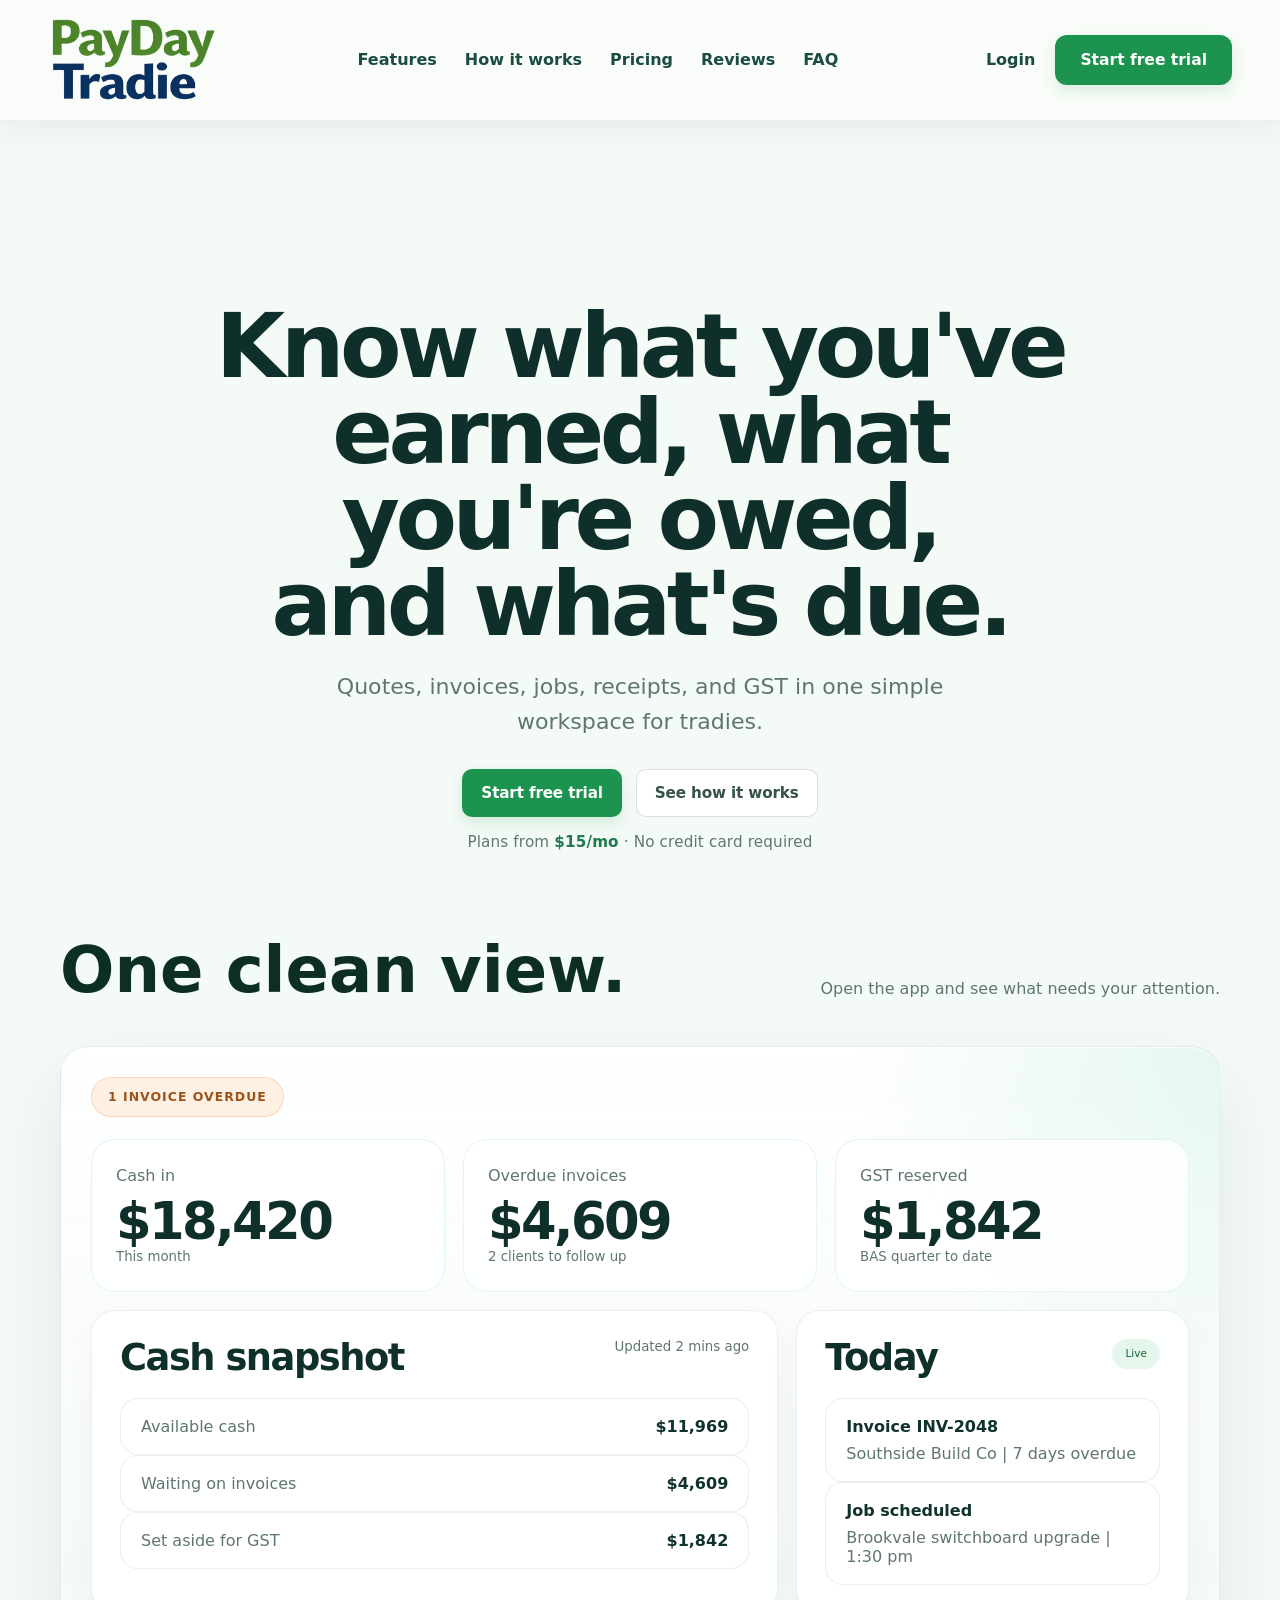
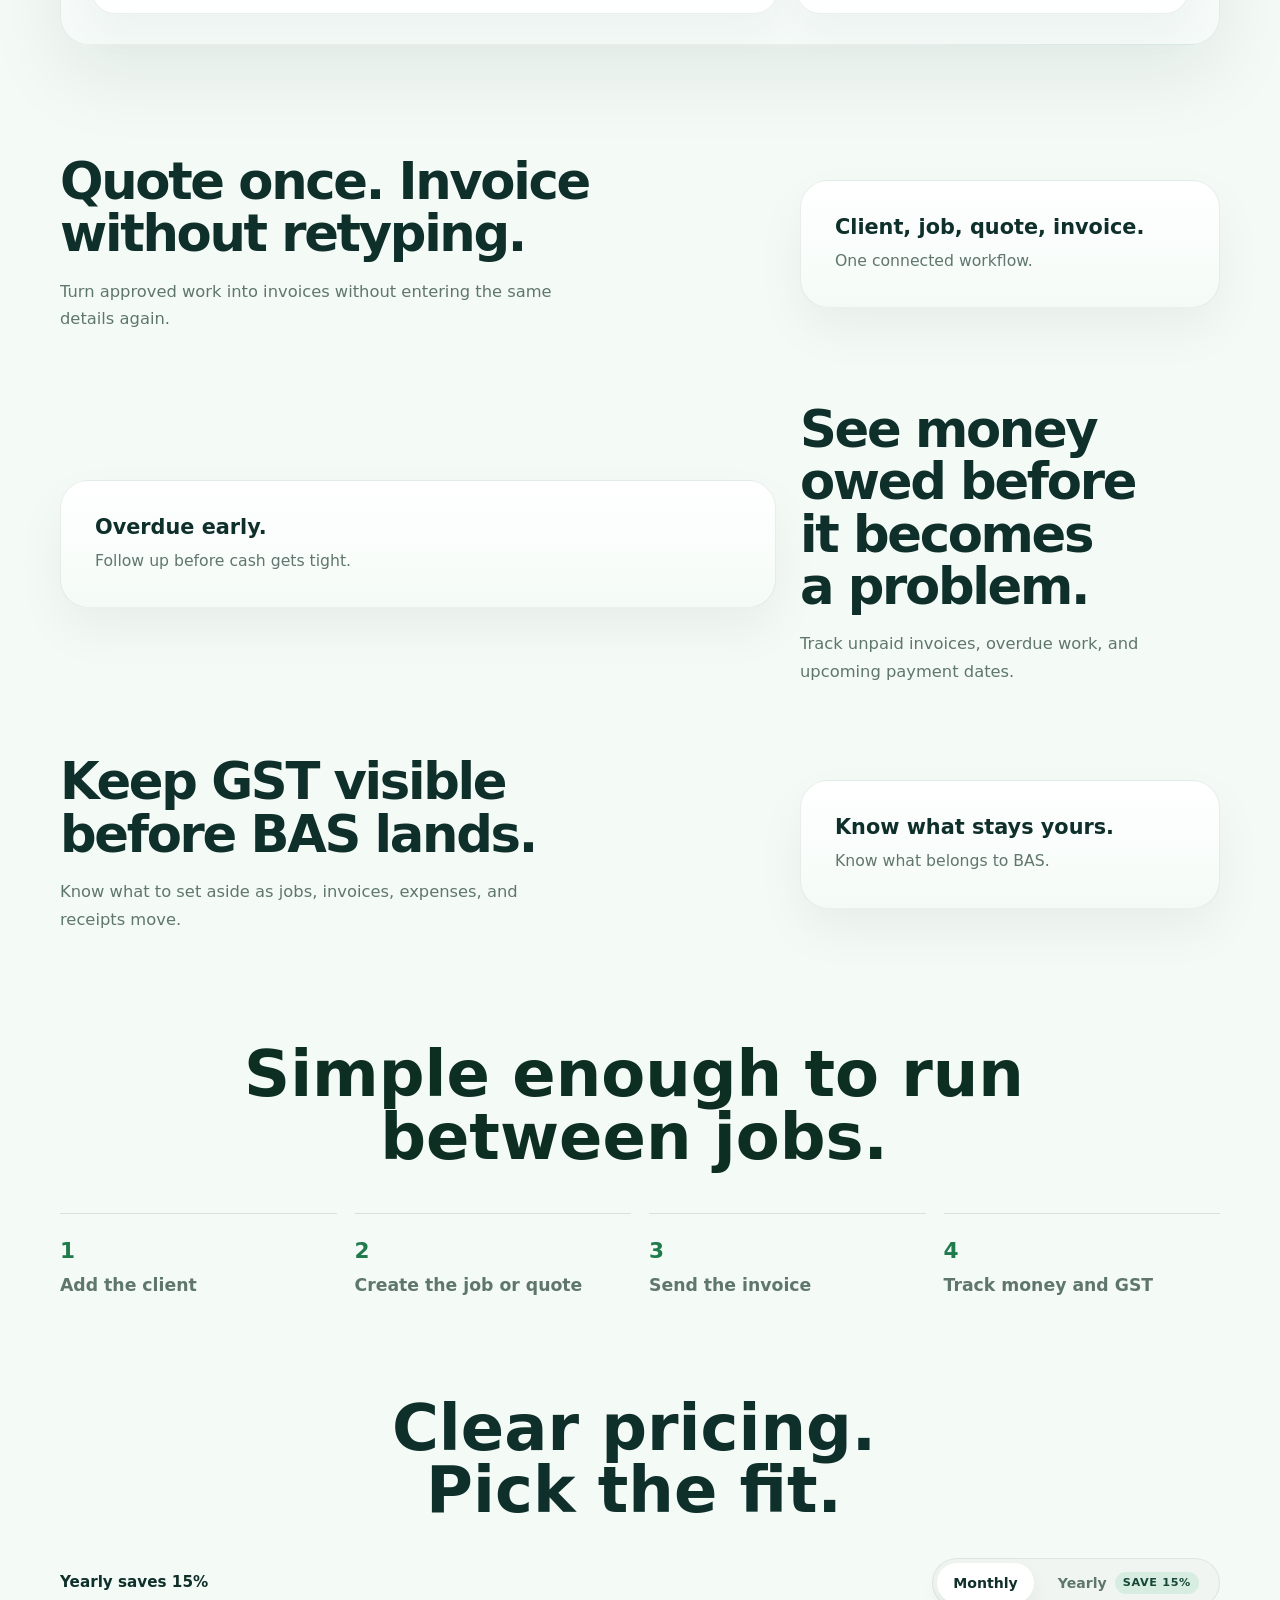
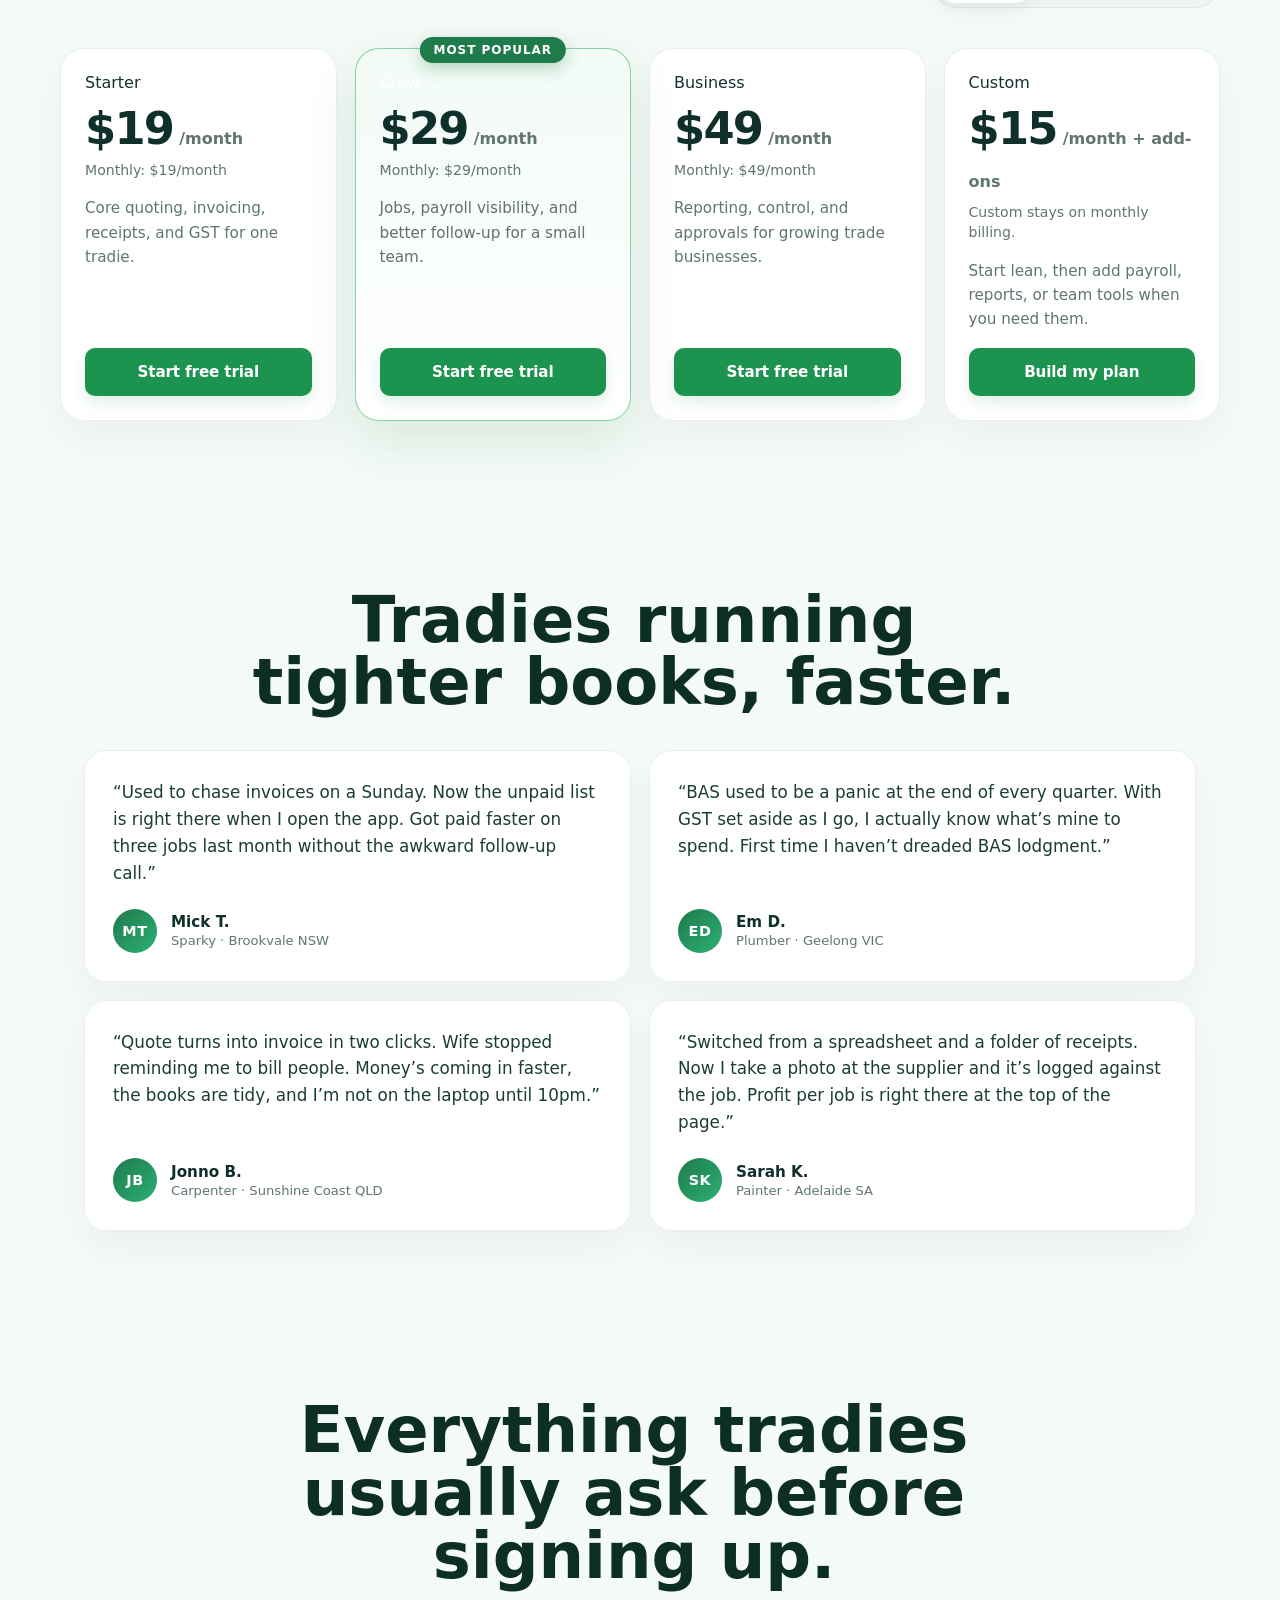
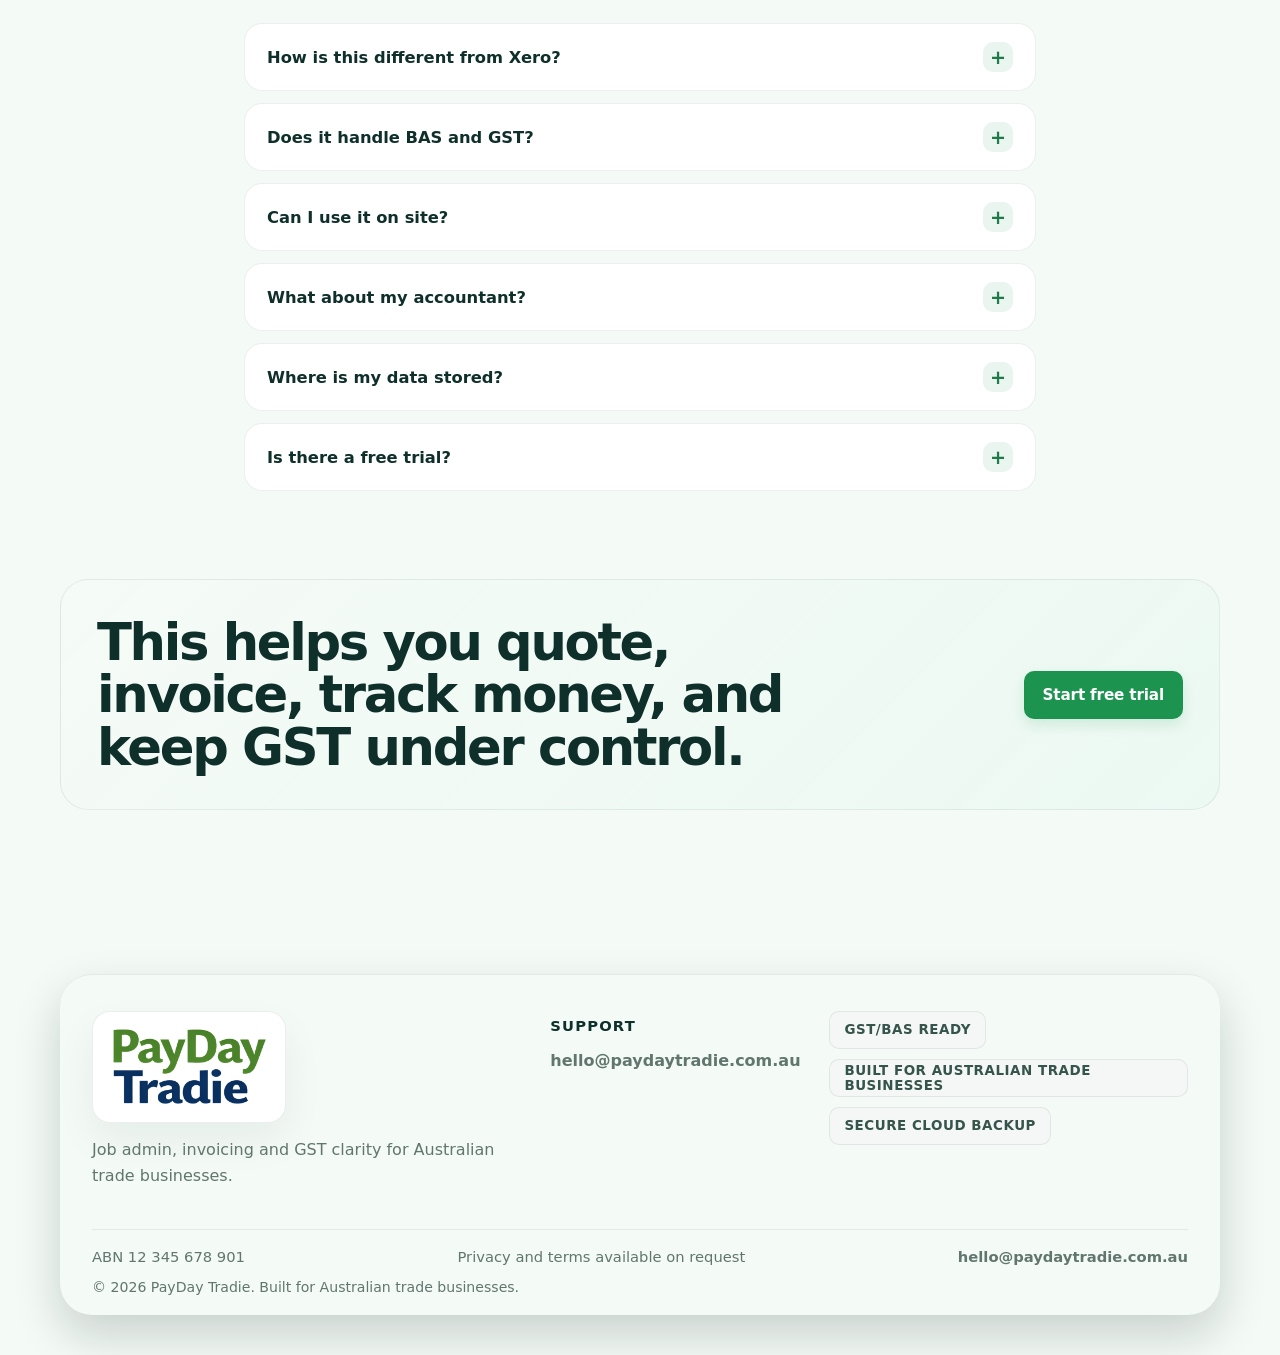
<file: landing.html>
<!DOCTYPE html>
<html lang="en-AU">
<head>
  <meta charset="UTF-8">
  <title>PayDay Tradie</title>
  <meta http-equiv="refresh" content="0; url=/index.html">
  <link rel="canonical" href="/index.html">
  <meta name="robots" content="noindex">
  <script>window.location.replace("/index.html");</script>
</head>
<body>
  <p>Redirecting to <a href="/index.html">PayDay Tradie</a>&hellip;</p>
</body>
</html>
</file>
<file: landing.css>
:root {
  --green-900: #0d2f23;
  --green-800: #154734;
  --green-700: #1f7a4c;
  --green-500: #28b36b;
  --green-100: #e5f7ec;
  --white: #ffffff;
  --charcoal: #15231c;
  --muted: #5d7066;
  --line: rgba(21, 71, 52, 0.16);
  --line-strong: rgba(21, 71, 52, 0.24);
  --soft-surface: #f6faf7;
  --shadow: 0 34px 90px rgba(9, 41, 34, 0.18);
}

* {
  box-sizing: border-box;
}

html {
  scroll-behavior: smooth;
  overflow-x: clip;
}

body {
  margin: 0;
  font-family: Inter, ui-sans-serif, system-ui, -apple-system, BlinkMacSystemFont, "Segoe UI", sans-serif;
  color: var(--charcoal);
  overflow-x: clip;
  background:
    radial-gradient(circle at top right, rgba(40, 179, 107, 0.14), transparent 28%),
    linear-gradient(180deg, #f8fbf8 0%, #f5f8f2 22%, #ffffff 65%);
}

img {
  display: block;
  max-width: 100%;
}

a {
  color: inherit;
  text-decoration: none;
}

.sr-only {
  position: absolute;
  width: 1px;
  height: 1px;
  margin: -1px;
  overflow: hidden;
  white-space: nowrap;
  clip-path: inset(50%);
  border: 0;
}

.site-header {
  position: sticky;
  top: 0;
  z-index: 20;
  display: flex;
  align-items: center;
  justify-content: space-between;
  gap: 20px;
  width: 100%;
  margin: 0;
  padding: 14px 28px;
  border-bottom: 1px solid var(--line);
  background: rgba(255, 255, 255, 0.92);
  backdrop-filter: blur(14px);
  box-shadow: 0 10px 24px rgba(16, 61, 38, 0.06);
}

.brand img,
.footer-brand img {
  width: 146px;
}

.site-nav {
  display: flex;
  align-items: center;
  gap: 34px;
  color: var(--green-800);
  font-size: 0.9rem;
  font-weight: 700;
}

.nav-link-button {
  border: 0;
  background: transparent;
  color: inherit;
  font: inherit;
  font-weight: 700;
  cursor: pointer;
  margin-left: 10px;
}

.nav-cta,
.button {
  position: relative;
  display: inline-flex;
  justify-content: center;
  align-items: center;
  gap: 10px;
  min-height: 50px;
  padding: 0 22px;
  border-radius: 16px;
  border: 0;
  font: inherit;
  font-weight: 800;
  cursor: pointer;
  transition: transform 180ms ease, box-shadow 180ms ease, background 180ms ease, border-color 180ms ease;
}

.nav-cta {
  margin-left: 6px;
}

.nav-cta,
.button-primary {
  color: var(--white);
  background: linear-gradient(135deg, #166748 0%, #25b36a 100%);
  box-shadow:
    0 18px 34px rgba(40, 179, 107, 0.28),
    inset 0 1px 0 rgba(255, 255, 255, 0.18);
}

.button-secondary {
  color: #184c73;
  border: 1px solid rgba(102, 169, 214, 0.42);
  background: linear-gradient(180deg, #d8eefb 0%, #c8e3f5 100%);
  box-shadow:
    0 14px 26px rgba(21, 71, 52, 0.08),
    inset 0 1px 0 rgba(255, 255, 255, 0.5);
}

.nav-cta:hover,
.button:hover {
  transform: translateY(-1px);
}

.button:disabled {
  opacity: 0.7;
  cursor: progress;
  transform: none;
}

.button.is-saving {
  color: transparent;
}

.button.is-saving::after {
  content: "";
  position: absolute;
  width: 18px;
  height: 18px;
  border-radius: 50%;
  border: 2px solid rgba(255, 255, 255, 0.45);
  border-top-color: var(--white);
  animation: spin-button 800ms linear infinite;
}

.button-secondary.is-saving::after {
  border-color: rgba(21, 71, 52, 0.2);
  border-top-color: var(--green-700);
}

@keyframes spin-button {
  to {
    transform: rotate(360deg);
  }
}

.nav-toggle {
  display: none;
}

.hero-section,
.metrics-strip,
.preview-section,
.trust-strip,
.pricing-section,
.final-cta-section,
.site-footer {
  width: min(1940px, calc(100vw - 48px));
  margin: 0 auto;
}

.hero-section {
  display: grid;
  grid-template-columns: minmax(320px, 1.15fr) minmax(360px, 0.85fr);
  gap: 28px;
  padding: 30px;
  border-radius: 36px;
  border: 1px solid var(--line);
  background:
    radial-gradient(circle at top right, rgba(40, 179, 107, 0.13), transparent 30%),
    linear-gradient(130deg, rgba(255, 255, 255, 0.97), rgba(240, 249, 244, 0.9));
  box-shadow: var(--shadow);
}

.eyebrow,
.panel-label,
.feature-tag,
.plan-name {
  margin: 0;
  font-size: 0.72rem;
  font-weight: 900;
  line-height: 1.08;
  letter-spacing: 0.2em;
  text-transform: uppercase;
  color: var(--green-700);
}

h1,
h2,
h3,
p,
ul,
summary,
small {
  margin: 0;
}

h1,
h2,
h3 {
  color: var(--green-900);
  letter-spacing: -0.04em;
}

:where(
  .eyebrow,
  .panel-label,
  .feature-tag,
  .plan-name,
  .card-title,
  .card-copy,
  .plan-copy,
  .hero-text,
  .demo-copy,
  .metrics-strip span,
  .investor-kpi-card span,
  .investor-kpi-card p,
  .dashboard-focus-tile span,
  .dashboard-focus-tile p,
  .dashboard-table-row span,
  .dashboard-table-row p,
  .report-tile span,
  .report-tile p,
  .record-row strong,
  .record-row > div:first-child span,
  .invoice-totals-bar span,
  .invoice-preview-meta,
  .status-badge,
  .invoice-reminder-chip,
  .status-chip,
  .button,
  .nav-cta
) {
  min-width: 0;
  max-width: 100%;
  overflow-wrap: break-word;
  word-break: normal;
  hyphens: auto;
  hyphenate-character: "-";
}

:where(
  .metrics-strip strong,
  .investor-kpi-card strong,
  .dashboard-focus-tile strong,
  .report-tile strong,
  .invoice-totals-bar strong,
  .invoice-summary-card strong,
  .workspace-metrics strong,
  .record-amount
) {
  min-width: 0;
  max-width: 100%;
  overflow-wrap: normal;
  word-break: keep-all;
  hyphens: manual;
  font-variant-numeric: tabular-nums lining-nums;
}

h1 {
  max-width: 840px;
  margin-top: 16px;
  font-size: clamp(3rem, 8.4vw, 5.2rem);
  line-height: 0.84;
}

.hero-text,
.demo-copy {
  max-width: 680px;
  margin-top: 22px;
  color: var(--muted);
  font-size: clamp(1rem, 1.45vw, 1.16rem);
  line-height: 1.6;
}

.hero-pricing-note {
  margin-top: 14px;
  color: var(--green-800);
  font-size: 0.94rem;
  font-weight: 700;
}

.hero-actions,
.hero-badges {
  display: flex;
  flex-wrap: wrap;
  gap: 16px;
}

.hero-actions {
  margin-top: 26px;
}

.hero-badges {
  margin-top: 18px;
}

.hero-badges span,
.status-chip,
.live-pill {
  padding: 14px 18px;
  border-radius: 999px;
  background: var(--green-100);
  color: var(--green-800);
  font-size: 0.78rem;
  font-weight: 900;
  letter-spacing: 0.12em;
  text-transform: uppercase;
  border: 1px solid rgba(40, 179, 107, 0.2);
}

.hero-badges span {
  padding: 12px 16px;
}

.hero-panel {
  padding: 20px;
  border-radius: 28px;
  background:
    linear-gradient(135deg, rgba(13, 47, 35, 0.96), rgba(21, 71, 52, 0.98)),
    repeating-linear-gradient(135deg, transparent 0 16px, rgba(40, 179, 107, 0.16) 16px 24px);
  color: var(--white);
  box-shadow: 0 30px 60px rgba(13, 47, 35, 0.22);
}

.hero-value-panel .hero-stat-grid {
  grid-template-columns: repeat(3, minmax(0, 1fr));
}

.hero-mini-list {
  margin-top: 14px;
  display: grid;
  gap: 10px;
}

.hero-mini-list div {
  display: flex;
  align-items: center;
  justify-content: space-between;
  gap: 16px;
  padding: 12px 14px;
  border-radius: 18px;
  border: 1px solid rgba(255, 255, 255, 0.1);
  background: rgba(255, 255, 255, 0.08);
}

.hero-mini-list span {
  color: rgba(255, 255, 255, 0.7);
  font-size: 0.82rem;
  font-weight: 700;
  letter-spacing: 0.08em;
  text-transform: uppercase;
}

.hero-mini-list strong {
  color: var(--white);
  font-size: 0.95rem;
  letter-spacing: -0.02em;
}

.hero-value-panel .hero-stat strong,
.hero-value-panel .job-card h2 {
  color: var(--white);
}

.hero-trust-row {
  margin-top: 24px;
  padding: 16px 18px;
  display: flex;
  align-items: center;
  justify-content: space-between;
  gap: 16px;
  border-radius: 24px;
  background: rgba(255, 255, 255, 0.72);
  box-shadow: 0 10px 26px rgba(16, 61, 38, 0.04);
}

.hero-trust-copy strong,
.credibility-grid strong,
.trust-panel h3 {
  display: block;
  color: var(--green-900);
  letter-spacing: -0.04em;
}

.hero-trust-copy strong {
  font-size: 1rem;
}

.hero-trust-copy p {
  margin-top: 8px;
  max-width: 580px;
  color: var(--muted);
  font-size: 0.95rem;
  line-height: 1.55;
}

.hero-mascot-badge {
  width: 78px;
  height: 78px;
  border-radius: 22px;
  object-fit: cover;
  flex-shrink: 0;
  background: var(--green-100);
}

.panel-top-row,
.job-card,
.progress-row,
.receipt-mini {
  display: flex;
  justify-content: space-between;
  align-items: center;
  gap: 16px;
}

.panel-label {
  color: rgba(255, 255, 255, 0.78);
}

.live-pill {
  background: rgba(40, 179, 107, 0.15);
  border-color: rgba(125, 223, 170, 0.25);
  color: #dff8ea;
}

.hero-stat-grid {
  display: grid;
  grid-template-columns: repeat(2, minmax(0, 1fr));
  gap: 12px;
  margin-top: 20px;
}

.hero-stat,
.job-card,
.receipt-mini {
  border-radius: 24px;
  background: rgba(255, 255, 255, 0.08);
  border: 1px solid rgba(255, 255, 255, 0.1);
}

.hero-stat {
  padding: 18px;
}

.hero-stat span,
.hero-stat small,
.receipt-mini p,
.receipt-mini span,
.progress-row span,
.job-card p {
  display: block;
  color: rgba(255, 255, 255, 0.72);
  font-size: 0.86rem;
  line-height: 1.5;
}

.hero-stat strong {
  display: block;
  margin: 8px 0 6px;
  font-size: clamp(1.9rem, 4.8vw, 2.8rem);
  letter-spacing: -0.06em;
}

.job-card {
  margin-top: 14px;
  padding: 18px;
}

.job-card h2 {
  margin-top: 4px;
  font-size: 1.55rem;
  color: var(--white);
}

.status-chip {
  background: rgba(255, 255, 255, 0.08);
  color: var(--white);
  border-color: rgba(255, 255, 255, 0.08);
}

.progress-stack {
  margin-top: 18px;
  display: grid;
  gap: 10px;
}

.progress-row strong {
  font-size: 0.9rem;
}

.progress-track {
  height: 10px;
  border-radius: 999px;
  background: rgba(255, 255, 255, 0.08);
  overflow: hidden;
}

.progress-fill {
  height: 100%;
  border-radius: inherit;
  background: linear-gradient(90deg, #7adf9b, #f2ffef);
}

.fill-100 {
  width: 100%;
}

.fill-82 {
  width: 82%;
}

.fill-64 {
  width: 64%;
}

.receipt-mini {
  margin-top: 18px;
  padding: 12px;
}

.receipt-mini img {
  width: 84px;
  height: 84px;
  border-radius: 16px;
  object-fit: cover;
}

.receipt-mini div {
  margin-right: auto;
}

.receipt-mini strong {
  display: block;
  margin: 6px 0;
  font-size: 1rem;
}

.metrics-strip {
  display: grid;
  grid-template-columns: repeat(3, minmax(0, 1fr));
  gap: 12px;
  margin-top: 12px;
}

.switch-section {
  width: min(1940px, calc(100vw - 24px));
  margin: 0 auto;
  padding-top: 34px;
}

.switch-card {
  padding: 22px 24px;
  border-radius: 26px;
  background: linear-gradient(180deg, #ffffff 0%, #f7fbf9 100%);
  box-shadow: 0 14px 30px rgba(16, 61, 38, 0.05);
}

.compact-heading {
  margin-bottom: 14px;
}

.switch-copy {
  max-width: 980px;
  color: var(--muted);
  line-height: 1.65;
}

.switch-points {
  display: grid;
  grid-template-columns: repeat(3, minmax(0, 1fr));
  gap: 14px;
}

.switch-points article {
  padding: 18px 18px 16px;
  border-radius: 22px;
  border: 1px solid rgba(21, 71, 52, 0.14);
  background: linear-gradient(180deg, #ffffff 0%, #f4fbf7 100%);
  box-shadow: 0 12px 24px rgba(16, 61, 38, 0.05);
}

.switch-points strong {
  display: block;
  color: var(--green-900);
  font-size: 1.08rem;
  letter-spacing: -0.03em;
}

.switch-points p {
  margin-top: 8px;
  color: var(--muted);
  line-height: 1.55;
}

.metrics-strip article,
.price-card,
.preview-card,
.preview-header-card {
  border-radius: 26px;
  border: 1px solid var(--line);
  background: var(--white);
  box-shadow: 0 12px 28px rgba(16, 61, 38, 0.05);
}

.metrics-strip article,
.price-card,
.preview-card,
.preview-header-card {
  padding: 22px;
}

.metrics-strip strong {
  display: block;
  color: var(--green-900);
  font-size: clamp(1.3rem, 3vw, 1.8rem);
  line-height: 1;
  letter-spacing: -0.04em;
}

.metrics-strip span,
.plan-copy {
  display: block;
  margin-top: 10px;
  color: var(--muted);
  line-height: 1.55;
}

.pricing-section,
.preview-section,
.trust-strip {
  padding-top: 48px;
}

.preview-section {
  padding-top: 32px;
}

.section-heading {
  display: flex;
  justify-content: space-between;
  align-items: end;
  gap: 24px;
  margin-bottom: 20px;
}

.section-heading h2 {
  max-width: 900px;
  font-size: clamp(1.9rem, 4.2vw, 2.7rem);
  line-height: 0.98;
}

.pricing-grid,
.preview-kpi-grid,
.preview-grid {
  display: grid;
  gap: 14px;
}

#pricing .section-heading {
  margin-bottom: 12px;
}

.plan-selector-strip {
  display: grid;
  grid-template-columns: repeat(3, minmax(0, 1fr));
  gap: 12px;
  margin-bottom: 14px;
}

.plan-selector-strip article {
  padding: 16px 18px;
  border-radius: 22px;
  border: 1px solid rgba(21, 71, 52, 0.12);
  background: linear-gradient(180deg, #ffffff 0%, #f6fbf8 100%);
  box-shadow: 0 12px 24px rgba(16, 61, 38, 0.05);
}

.plan-selector-strip article.selected {
  border-color: rgba(40, 179, 107, 0.34);
  background: linear-gradient(180deg, #eefaf4 0%, #ffffff 100%);
  box-shadow: 0 16px 30px rgba(40, 179, 107, 0.1);
}

.plan-selector-strip span {
  display: block;
  color: var(--muted);
  font-size: 0.86rem;
  line-height: 1.45;
}

.plan-selector-strip strong {
  display: block;
  margin-top: 6px;
  color: var(--green-900);
  font-size: 1.2rem;
  letter-spacing: -0.03em;
}

.preview-shell {
  padding: 22px;
  border-radius: 28px;
  background:
    radial-gradient(circle at top right, rgba(40, 179, 107, 0.08), transparent 28%),
    linear-gradient(180deg, #ffffff 0%, #f8fcfb 100%);
  box-shadow:
    0 24px 50px rgba(16, 61, 38, 0.07),
    inset 0 1px 0 rgba(255, 255, 255, 0.78);
}

.preview-header-card {
  display: flex;
  justify-content: space-between;
  align-items: start;
  gap: 20px;
  background:
    radial-gradient(circle at top right, rgba(40, 179, 107, 0.11), transparent 28%),
    linear-gradient(135deg, #ffffff 0%, #f3fbf7 100%);
  box-shadow: 0 14px 32px rgba(16, 61, 38, 0.06);
}

.preview-header-card h3 {
  margin-top: 8px;
  font-size: clamp(2rem, 4vw, 2.8rem);
  line-height: 0.96;
}

.preview-header-card p {
  margin-top: 10px;
  max-width: 680px;
  color: var(--muted);
  line-height: 1.55;
}

.preview-header-actions {
  display: flex;
  align-items: center;
  gap: 12px;
}

.preview-alert-badge {
  display: inline-flex;
  align-items: center;
  justify-content: center;
  min-height: 42px;
  max-width: 100%;
  padding: 0 14px;
  border-radius: 12px;
  background: #fff1e8;
  color: #9a4e15;
  border: 1px solid rgba(249, 115, 22, 0.22);
  font-size: 0.8rem;
  font-weight: 900;
  letter-spacing: 0.08em;
  line-height: 1.2;
  text-align: center;
  text-transform: uppercase;
  white-space: normal;
  overflow-wrap: anywhere;
}

.preview-kpi-grid {
  grid-template-columns: repeat(3, minmax(0, 1fr));
  margin-top: 14px;
}

.preview-kpi-card {
  padding: 18px;
  border-radius: 22px;
  border: 1px solid rgba(21, 71, 52, 0.12);
  background: linear-gradient(180deg, #eff9f5, #ffffff);
  box-shadow:
    0 14px 30px rgba(16, 61, 38, 0.05),
    inset 0 1px 0 rgba(255, 255, 255, 0.78);
}

.preview-kpi-card span,
.preview-card-head span {
  display: block;
  color: var(--muted);
  font-size: 0.72rem;
  font-weight: 900;
  letter-spacing: 0.12em;
  text-transform: uppercase;
}

.preview-kpi-card strong {
  display: block;
  margin-top: 10px;
  color: #0e2732;
  font-size: clamp(2rem, 4vw, 2.9rem);
  line-height: 0.92;
  letter-spacing: -0.06em;
}

.preview-kpi-card small {
  display: block;
  margin-top: 8px;
  color: var(--muted);
  font-size: 0.88rem;
}

.preview-grid {
  grid-template-columns: minmax(0, 1.2fr) minmax(320px, 0.8fr);
  margin-top: 14px;
}

.preview-card-head {
  display: flex;
  justify-content: space-between;
  align-items: start;
  gap: 14px;
}

.preview-card-head h3 {
  margin-top: 8px;
  font-size: 1.5rem;
  line-height: 1;
}

.preview-card-head small {
  color: var(--muted);
  font-size: 0.84rem;
  white-space: nowrap;
}

.preview-cash-summary {
  margin-top: 14px;
  display: grid;
  gap: 10px;
  padding: 12px;
  border-radius: 20px;
  background:
    linear-gradient(180deg, rgba(233, 248, 240, 0.72), rgba(255, 255, 255, 0.96)),
    linear-gradient(120deg, rgba(49, 186, 154, 0.08), transparent 60%);
  border: 1px solid rgba(39, 158, 113, 0.14);
}

.preview-cash-row {
  display: flex;
  align-items: center;
  justify-content: space-between;
  gap: 16px;
  padding: 12px 14px;
  border-radius: 16px;
  background: rgba(255, 255, 255, 0.86);
  border: 1px solid rgba(21, 71, 52, 0.1);
}

.preview-cash-row span {
  color: var(--landing-muted);
  font-size: 0.95rem;
}

.preview-cash-row strong {
  color: #0e2732;
  font-size: 1.05rem;
  letter-spacing: -0.03em;
}

.preview-copy {
  margin-top: 12px;
  color: var(--muted);
  line-height: 1.55;
}

.preview-list {
  margin-top: 16px;
  display: grid;
  gap: 12px;
}

.preview-list div {
  padding: 16px;
  border-radius: 18px;
  border: 1px solid rgba(21, 71, 52, 0.12);
  background: linear-gradient(180deg, #ffffff, #f9fcfb);
  box-shadow:
    0 10px 24px rgba(16, 61, 38, 0.04),
    inset 0 1px 0 rgba(255, 255, 255, 0.8);
}

.preview-list strong {
  display: block;
  color: #0d2a33;
  font-size: 1rem;
}

.preview-list p {
  margin-top: 6px;
  color: var(--muted);
}

.preview-overdue-badge {
  display: inline-flex;
  align-items: center;
  justify-content: center;
  min-height: 34px;
  padding: 0 12px;
  border-radius: 999px;
  background: #ffe5e5;
  color: #a12222;
  border: 1px solid rgba(220, 38, 38, 0.2);
  font-size: 0.72rem;
  font-weight: 900;
  letter-spacing: 0.12em;
  text-transform: uppercase;
}

.trust-strip {
  padding-bottom: 0;
}

.trust-strip p {
  padding: 16px 22px;
  border-radius: 20px;
  background: linear-gradient(180deg, rgba(243, 251, 247, 0.9), rgba(255, 255, 255, 0.92));
  color: var(--green-900);
  font-size: 0.98rem;
  font-weight: 800;
  text-align: center;
}

.pricing-grid {
  grid-template-columns: repeat(4, minmax(0, 1fr));
}

.workflow-trust-section {
  margin-top: 18px;
}

.workflow-trust-grid {
  display: grid;
  grid-template-columns: repeat(3, minmax(0, 1fr));
  gap: 14px;
  margin-top: 18px;
}

.workflow-trust-card {
  padding: 20px 22px;
  border-radius: 22px;
  border: 1px solid rgba(21, 71, 52, 0.1);
  background: linear-gradient(180deg, #ffffff 0%, #f7fbf9 100%);
  box-shadow: 0 12px 28px rgba(16, 61, 38, 0.04);
}

.workflow-trust-card strong {
  display: block;
  color: var(--green-900);
  font-size: 1rem;
  letter-spacing: -0.03em;
}

.workflow-trust-card p {
  margin-top: 8px;
  color: var(--muted);
  line-height: 1.5;
}

.how-it-works-section {
  padding-top: 12px;
}

.how-it-works-grid {
  display: grid;
  grid-template-columns: repeat(3, minmax(0, 1fr));
  gap: 16px;
  margin-top: 18px;
}

.how-it-works-card {
  padding: 22px 24px;
  border-radius: 24px;
  border: 1px solid rgba(21, 71, 52, 0.1);
  background: linear-gradient(180deg, #ffffff 0%, #f8fbfa 100%);
  box-shadow: 0 14px 30px rgba(16, 61, 38, 0.05);
}

.how-step-number {
  display: flex;
  align-items: center;
  justify-content: center;
  width: 40px;
  height: 40px;
  flex: 0 0 40px;
  padding: 0;
  line-height: 1;
  border-radius: 14px;
  background: rgba(40, 179, 107, 0.1);
  color: var(--green-800);
  font-size: 0.78rem;
  font-weight: 800;
  letter-spacing: 0.12em;
}

.how-it-works-card strong {
  display: block;
  margin-top: 18px;
  color: var(--green-900);
  font-size: 1.02rem;
  letter-spacing: -0.03em;
}

.how-it-works-card p {
  margin-top: 8px;
  color: var(--muted);
  line-height: 1.55;
}

.trust-label {
  display: inline-block;
  color: var(--green-700);
  font-size: 0.72rem;
  font-weight: 900;
  letter-spacing: 0.2em;
  text-transform: uppercase;
}

.price-card h3,
.testimonial-card h3 {
  margin-top: 24px;
  font-size: 2rem;
  line-height: 0.98;
}

.price-card ul {
  list-style: none;
  padding: 0;
  margin: 26px 0 0;
  display: grid;
  gap: 18px;
}

.price-card li {
  display: flex;
  gap: 12px;
  color: var(--charcoal);
  line-height: 1.5;
}

.price-card li::before {
  content: "";
  flex: 0 0 12px;
  width: 12px;
  height: 12px;
  margin-top: 6px;
  border-radius: 50%;
  background: linear-gradient(135deg, var(--green-700), var(--green-500));
}

.price-card h3 {
  font-size: 3.4rem;
}

.price-card {
  display: flex;
  flex-direction: column;
}

.price-card h3 span {
  font-size: 1rem;
  color: var(--muted);
  letter-spacing: 0;
}

.price-card .button {
  margin-top: 30px;
  width: 100%;
}

.price-card .button {
  margin-top: auto;
}

.price-card ul {
  flex: 1 1 auto;
}

.custom-plan-card,
.billing-summary-card {
  position: relative;
}

.custom-plan-base-note {
  margin-top: 16px;
  padding: 14px 16px;
  border-radius: 18px;
  background: #f7fbf8;
  border: 1px solid rgba(21, 71, 52, 0.1);
}

.custom-plan-base-grid {
  display: grid;
  gap: 8px;
}

.custom-plan-base-note strong {
  display: block;
  color: var(--green-900);
  font-size: 0.9rem;
}

.custom-plan-base-note p,
.custom-plan-recommendation,
.billing-renewal-copy {
  margin-top: 8px;
  color: var(--muted);
  line-height: 1.5;
}

.custom-addon-list {
  display: grid;
  gap: 12px;
  margin-top: 18px;
}

.custom-addon-row {
  display: grid;
  grid-template-columns: auto minmax(0, 1fr);
  gap: 12px;
  align-items: start;
  padding: 12px 14px;
  border-radius: 18px;
  border: 1px solid rgba(21, 71, 52, 0.1);
  background: #fbfdfb;
}

.custom-addon-row input {
  margin-top: 4px;
}

.custom-addon-row strong {
  display: block;
  color: var(--green-900);
  font-size: 0.94rem;
}

.custom-addon-row p {
  margin: 6px 0 0;
  color: var(--muted);
  line-height: 1.45;
}

.billing-plan-grid {
  margin-top: 18px;
}

.featured {
  color: var(--white);
  position: relative;
  transform: translateY(-6px);
  background:
    radial-gradient(circle at top right, rgba(125, 223, 170, 0.18), transparent 30%),
    linear-gradient(180deg, #15543d, #0f392d);
  box-shadow: 0 26px 50px rgba(16, 61, 38, 0.18);
}

.featured h3,
.featured .plan-name,
.featured li {
  color: var(--white);
}

.featured .plan-copy,
.featured h3 span {
  color: rgba(255, 255, 255, 0.72);
}

.price-card-topline {
  display: flex;
  justify-content: space-between;
  align-items: center;
  gap: 12px;
}

.pricing-popular-badge {
  display: inline-flex;
  align-items: center;
  justify-content: center;
  min-height: 34px;
  padding: 0 12px;
  border-radius: 999px;
  background: rgba(255, 255, 255, 0.16);
  color: var(--white);
  border: 1px solid rgba(255, 255, 255, 0.2);
  font-size: 0.72rem;
  font-weight: 900;
  letter-spacing: 0.12em;
  text-transform: uppercase;
}

.form-note {
  color: var(--muted);
  font-size: 0.92rem;
  line-height: 1.5;
}

.site-footer {
  margin-bottom: 12px;
  padding: 21px 24px;
  border-radius: 30px;
  background: var(--green-900);
  color: rgba(255, 255, 255, 0.78);
  box-shadow: 0 20px 46px rgba(10, 35, 28, 0.18);
}

.site-footer p {
  max-width: 760px;
  margin-top: 10px;
  line-height: 1.55;
}

.footer-top {
  display: grid;
  grid-template-columns: minmax(0, 1.2fr) minmax(220px, 0.7fr) minmax(240px, 0.9fr);
  align-items: start;
  gap: 24px;
}

.footer-badges,
.footer-links {
  display: flex;
  flex-wrap: wrap;
  gap: 10px;
}

.footer-badges span {
  display: inline-flex;
  align-items: center;
  min-height: 36px;
  padding: 0 12px;
  border-radius: 999px;
  background: rgba(255, 255, 255, 0.08);
  border: 1px solid rgba(255, 255, 255, 0.12);
  color: var(--white);
  font-size: 0.75rem;
  font-weight: 800;
  letter-spacing: 0.08em;
  text-transform: uppercase;
}

.footer-column strong {
  display: block;
  color: var(--white);
  font-size: 0.98rem;
}

.footer-column a {
  color: var(--white);
  font-weight: 700;
}

.footer-brand-block p {
  max-width: 420px;
}

.footer-contact-block p + p {
  margin-top: 6px;
}

.footer-legal {
  margin-top: 16px;
  padding-top: 12px;
  border-top: 1px solid rgba(255, 255, 255, 0.08);
}

.footer-links a {
  color: var(--white);
  font-weight: 700;
}

.site-footer small {
  display: block;
  margin-top: 10px;
  font-size: 0.78rem;
  color: rgba(255, 255, 255, 0.6);
}

.final-cta-section {
  padding-top: 30px;
}

.final-cta-card {
  padding: 24px 26px;
  display: flex;
  justify-content: space-between;
  align-items: center;
  gap: 22px;
  border-radius: 28px;
  background:
    radial-gradient(circle at top right, rgba(40, 179, 107, 0.1), transparent 32%),
    linear-gradient(135deg, #ffffff 0%, #f2fbf6 100%);
  box-shadow: 0 14px 32px rgba(16, 61, 38, 0.05);
}

.final-cta-card h2 {
  max-width: 760px;
  margin-top: 8px;
  font-size: clamp(2rem, 4vw, 2.9rem);
  line-height: 0.95;
}

.final-cta-card p:last-child {
  margin-top: 10px;
  max-width: 720px;
  color: var(--muted);
  line-height: 1.55;
}

.final-cta-actions {
  display: flex;
  flex-wrap: wrap;
  gap: 12px;
}

.final-cta-actions .button {
  min-width: 180px;
}

.hidden {
  display: none !important;
}

.workspace-app {
  --workspace-sidebar-width: 300px;
  width: min(1728px, calc(100vw - 24px));
  max-width: 100%;
  margin: 0 auto;
  padding-bottom: 120px;
  display: grid;
  grid-template-columns: var(--workspace-sidebar-width) minmax(0, 1fr);
  gap: 16px;
  align-items: start;
  overflow-x: clip;
}

.workspace-sidebar {
  width: var(--workspace-sidebar-width);
  max-width: 100%;
  position: sticky;
  top: 12px;
  padding: 16px;
  border-radius: 28px;
  border: 1px solid rgba(201, 247, 216, 0.08);
  background:
    radial-gradient(circle at top left, rgba(31, 160, 124, 0.18), transparent 34%),
    linear-gradient(180deg, #0a3c46 0%, #103645 38%, #173d4a 100%);
  box-shadow:
    0 30px 60px rgba(4, 27, 33, 0.24),
    inset 0 1px 0 rgba(255, 255, 255, 0.06);
}

.workspace-logo {
  display: flex;
  align-items: center;
  gap: 12px;
  padding: 4px 0 10px;
}

.workspace-logo img {
  width: 52px;
  height: 52px;
  border-radius: 16px;
  object-fit: contain;
  object-position: center;
  background: rgba(255, 255, 255, 0.96);
  flex: 0 0 52px;
  display: block;
  image-rendering: auto;
}

.workspace-logo img.has-business-logo {
  object-fit: cover;
  object-position: center;
}

.workspace-logo strong,
.workspace-nav a,
.sidebar-signout {
  color: var(--white);
}

.workspace-logo strong,
.workspace-logo span {
  display: block;
}

.workspace-logo strong {
  font-size: 0.98rem;
  letter-spacing: 0;
  line-height: 1.18;
  overflow-wrap: anywhere;
}

.workspace-logo span {
  margin-top: 4px;
  font-size: 0.76rem;
  color: rgba(255, 255, 255, 0.72);
}

.workspace-nav {
  display: grid;
  gap: 8px;
  margin-top: 18px;
  align-content: start;
  grid-auto-flow: row;
  grid-auto-rows: minmax(40px, auto);
}

.workspace-nav a,
.sidebar-signout {
  position: relative;
  min-height: 40px;
  padding: 10px 12px;
  border-radius: 10px;
  border: 1px solid transparent;
  font-size: 0.9rem;
  font-weight: 800;
  background: transparent;
  box-shadow: none;
  transition: transform 180ms ease, background 180ms ease, border-color 180ms ease, box-shadow 180ms ease;
  margin: 0;
}

.workspace-nav > * {
  margin: 0;
}

.workspace-nav a {
  display: flex;
  align-items: center;
  gap: 10px;
}

.workspace-nav-divider {
  display: flex;
  align-items: center;
  gap: 8px;
  margin: 6px 0 2px;
  padding: 0 12px;
  pointer-events: none;
}

.workspace-nav-divider::before,
.workspace-nav-divider::after {
  content: "";
  flex: 1;
  height: 1px;
  background: rgba(255, 255, 255, 0.14);
}

.workspace-nav-divider span {
  font-size: 0.62rem;
  font-weight: 900;
  letter-spacing: 0.16em;
  text-transform: uppercase;
  color: rgba(255, 255, 255, 0.42);
  white-space: nowrap;
}

.nav-icon {
  display: block;
  width: 17px;
  height: 17px;
  flex-shrink: 0;
  opacity: 0.65;
}

.workspace-nav a:hover,
.workspace-nav a.active,
.sidebar-signout:hover {
  background: rgba(26, 133, 105, 0.18);
}

.workspace-nav a[data-locked="true"]::after {
  content: "Locked";
  margin-left: auto;
  font-size: 0.68rem;
  font-weight: 900;
  letter-spacing: 0.08em;
  text-transform: uppercase;
  color: rgba(255, 255, 255, 0.68);
}

.workspace-nav a:hover,
.sidebar-signout:hover {
  transform: translateX(2px);
}

.workspace-nav a.active {
  border-color: rgba(40, 179, 107, 0.45);
  background: rgba(26, 133, 105, 0.24);
  box-shadow: inset 0 0 0 1px rgba(201, 247, 216, 0.08);
}

.workspace-nav a.active::before {
  content: "";
  position: absolute;
  left: 0;
  top: 10px;
  bottom: 10px;
  width: 3px;
  border-radius: 999px;
  background: linear-gradient(180deg, #c9f7d8, var(--green-500));
}

.workspace-nav a.active .nav-icon {
  opacity: 1;
}

.sidebar-signout {
  width: 100%;
  border: 0;
  margin-top: 18px;
  cursor: pointer;
}

.workspace-board {
  min-width: 0;
  width: 100%;
  max-width: 100%;
  display: grid;
  grid-template-columns: minmax(0, 1fr);
  gap: 12px;
  align-content: start;
  overflow-x: clip;
  position: relative;
  isolation: isolate;
  margin: 0;
  padding: 0;
}

[data-workspace-page] {
  width: 100%;
  max-width: 100%;
  min-width: 0;
  animation: workspace-page-enter 220ms ease;
}

[data-workspace-page][hidden] {
  display: none !important;
  width: 0 !important;
  min-width: 0 !important;
  min-height: 0 !important;
  margin: 0 !important;
  padding: 0 !important;
  overflow: hidden !important;
}

@keyframes workspace-page-enter {
  from {
    opacity: 0;
    transform: translateY(10px);
  }

  to {
    opacity: 1;
    transform: translateY(0);
  }
}

.workspace-hero-card {
  scroll-margin-top: 16px;
  padding: 22px 24px;
  border-radius: 24px;
  border: 1px solid rgba(21, 71, 52, 0.1);
  background:
    radial-gradient(circle at top right, rgba(49, 186, 154, 0.12), transparent 30%),
    linear-gradient(180deg, rgba(255, 255, 255, 0.98) 0%, rgba(245, 251, 249, 0.94) 100%);
  box-shadow: 0 18px 42px rgba(9, 41, 34, 0.08);
}

.dashboard-top-layout {
  display: grid;
  grid-template-columns: minmax(0, 1fr);
  gap: 18px;
  align-items: start;
}

.dashboard-bottom-layout {
  display: grid;
  grid-template-columns: minmax(0, 1.1fr) minmax(0, 0.9fr);
  gap: 16px;
}

.dashboard-command-center {
  display: grid;
  gap: 18px;
  min-width: 0;
  background:
    radial-gradient(circle at top right, rgba(40, 179, 107, 0.12), transparent 32%),
    radial-gradient(circle at bottom left, rgba(83, 174, 214, 0.08), transparent 28%),
    linear-gradient(180deg, #ffffff 0%, #f7fbfa 100%);
}

.dashboard-command-head {
  display: grid;
  gap: 14px;
  min-width: 0;
}

.dashboard-command-title-row {
  display: flex;
  align-items: center;
  justify-content: space-between;
  gap: 12px;
  min-width: 0;
}

.dashboard-hero-card h1 {
  margin: 0;
  max-width: 100%;
  font-size: clamp(1.6rem, 2vw, 2.1rem);
  line-height: 1.05;
  color: #0f2f2a;
  letter-spacing: -0.04em;
}

.dashboard-hero-card .hero-text {
  display: none;
}

.dashboard-overview-grid,
.investor-kpi-grid {
  width: 100%;
  margin-left: 0;
  display: grid;
  grid-template-columns: repeat(2, minmax(0, 1fr));
  gap: 12px;
  min-width: 0;
}

.investor-kpi-card {
  position: relative;
  padding: 16px 16px 15px;
  border-radius: 18px;
  border: 1px solid rgba(21, 71, 52, 0.1);
  background:
    linear-gradient(135deg, #f6fcfa 0%, #ffffff 54%, #f3faf8 100%);
  box-shadow:
    0 10px 24px rgba(9, 41, 34, 0.06),
    inset 0 1px 0 rgba(255, 255, 255, 0.85);
  overflow: hidden;
  min-width: 0;
}

.investor-kpi-card::before {
  content: "";
  position: absolute;
  left: 0;
  right: 0;
  top: 0;
  height: 4px;
  background: linear-gradient(90deg, var(--green-500), rgba(40, 179, 107, 0.12));
}

.investor-kpi-card.kpi-tax::before {
  background: linear-gradient(90deg, var(--green-800), var(--green-500));
}

.investor-kpi-card.kpi-tax {
  border-color: rgba(46, 163, 120, 0.22);
  background:
    linear-gradient(135deg, #eefaf5 0%, #ffffff 55%, #effaf7 100%);
}

/* KPI category accents — give each card its own visual identity */
.investor-kpi-card.kpi-cash::before {
  background: linear-gradient(90deg, #1f7a4c, #2cb074);
}

.investor-kpi-card.kpi-cash strong {
  color: #1f7a4c;
}

.investor-kpi-card.kpi-owed:not(.is-warning)::before {
  background: linear-gradient(90deg, #b45309, rgba(180, 83, 9, 0.18));
}

.investor-kpi-card.kpi-owed:not(.is-warning) {
  border-color: rgba(180, 83, 9, 0.16);
  background: linear-gradient(135deg, #fff8eb 0%, #ffffff 56%, #fff5e1 100%);
}

.investor-kpi-card.kpi-owed strong {
  color: #92400e;
}

.investor-kpi-card.kpi-owed.is-warning strong {
  color: #b45309;
}

.investor-kpi-card.kpi-margin:not(.is-info)::before {
  background: linear-gradient(90deg, #4f8edc, rgba(79, 142, 220, 0.18));
}

.investor-kpi-card.kpi-margin:not(.is-info) {
  border-color: rgba(89, 152, 217, 0.18);
  background: linear-gradient(135deg, #f3f8fe 0%, #ffffff 56%, #eef4fc 100%);
}

.investor-kpi-card.kpi-margin strong {
  color: #1d4ed8;
}

.investor-kpi-card.kpi-tax strong {
  color: #166534;
}

/* Subtle hover lift on all KPI cards */
.investor-kpi-card {
  transition: transform 200ms ease, box-shadow 200ms ease, border-color 200ms ease;
}

.investor-kpi-card:hover {
  transform: translateY(-2px);
  box-shadow:
    0 18px 36px rgba(9, 41, 34, 0.08),
    inset 0 1px 0 rgba(255, 255, 255, 0.85);
}

.investor-kpi-card.is-warning {
  border-color: rgba(234, 120, 50, 0.22);
  background:
    linear-gradient(135deg, #fff8f1 0%, #ffffff 58%, #fff4ea 100%);
}

.investor-kpi-card.is-warning::before {
  background: linear-gradient(90deg, #f59e0b, rgba(245, 158, 11, 0.16));
}

.investor-kpi-card.is-info {
  border-color: rgba(89, 152, 217, 0.22);
}

.investor-kpi-card.is-info::before {
  background: linear-gradient(90deg, #4f8edc, rgba(79, 142, 220, 0.14));
}

.investor-kpi-card span,
.kpi-topline span {
  display: block;
  color: var(--muted);
  font-size: 0.69rem;
  font-weight: 900;
  line-height: 1.08;
  letter-spacing: 0.14em;
  text-transform: uppercase;
}

.investor-kpi-card strong {
  display: block;
  margin-top: 8px;
  color: #0e2732;
  min-width: 0;
  max-width: 100%;
  font-size: clamp(1.5rem, 2vw, 2rem);
  line-height: 0.98;
  letter-spacing: -0.05em;
  overflow-wrap: anywhere;
  word-break: break-word;
}

.investor-kpi-card p {
  margin-top: 6px;
  color: var(--muted);
  font-size: 0.83rem;
  line-height: 1.45;
}

.kpi-topline {
  display: flex;
  justify-content: space-between;
  align-items: center;
  gap: 12px;
}

.kpi-topline em.status-badge {
  padding: 8px 10px;
  font-style: normal;
  font-size: 0.64rem;
  box-shadow: none;
}

.workspace-hero-actions {
  display: flex;
  flex-wrap: wrap;
  gap: 10px;
  margin-top: 0;
}

.workspace-plan-bar {
  display: flex;
  flex-wrap: wrap;
  align-items: center;
  gap: 10px 14px;
  margin-top: 16px;
}

.workspace-plan-bar p {
  margin: 0;
  color: var(--muted);
  line-height: 1.5;
}

.tax-safety-card {
  min-width: 172px;
  padding: 16px 20px;
  border-radius: 22px;
  background: linear-gradient(145deg, var(--green-900), var(--green-700));
  color: var(--white);
  box-shadow: 0 18px 34px rgba(40, 179, 107, 0.22);
}

.tax-safety-card span {
  display: block;
  font-size: 0.75rem;
  font-weight: 900;
  letter-spacing: 0.18em;
  text-transform: uppercase;
  color: rgba(255, 255, 255, 0.72);
}

.tax-safety-card strong {
  display: block;
  margin-top: 8px;
  font-size: 1.8rem;
  letter-spacing: -0.06em;
}

.workspace-metrics,
.workspace-grid {
  display: grid;
  gap: 12px;
  margin-top: 0;
  width: 100%;
  max-width: 100%;
  min-width: 0;
  align-content: start;
  justify-items: stretch;
}

.workspace-grid[data-active-page="workspace-dashboard"],
.workspace-grid[data-active-page="workspace-quotes"],
.workspace-grid[data-active-page="workspace-reports"],
.workspace-grid[data-active-page="workspace-payroll"],
.workspace-grid[data-active-page="workspace-billing"],
.workspace-grid[data-active-page="workspace-settings"] {
  grid-template-columns: minmax(0, 1fr);
}

.workspace-grid[data-active-page="workspace-clients"],
.workspace-grid[data-active-page="workspace-jobs"],
.workspace-grid[data-active-page="workspace-invoices"],
.workspace-grid[data-active-page="workspace-expenses"] {
  grid-template-columns: minmax(0, 0.96fr) minmax(0, 1.04fr);
}

.workspace-metrics {
  grid-template-columns: repeat(4, minmax(0, 1fr));
}

.workspace-metrics article,
.workspace-card,
.auth-card {
  border-radius: 26px;
  border: 1px solid rgba(21, 71, 52, 0.14);
  background: var(--white);
  box-shadow:
    0 20px 44px rgba(9, 41, 34, 0.1),
    inset 0 1px 0 rgba(255, 255, 255, 0.8);
}

.workspace-metrics article {
  position: relative;
  overflow: hidden;
  padding: 20px 22px;
  background: linear-gradient(180deg, #ffffff 0%, #f8fcf9 100%);
  transition: transform 180ms ease, box-shadow 180ms ease, border-color 180ms ease;
}

.workspace-metrics article::before {
  content: "";
  position: absolute;
  inset: 0 0 auto;
  height: 4px;
  background: linear-gradient(90deg, var(--green-500), rgba(40, 179, 107, 0.18));
}

.workspace-metrics article:hover {
  transform: translateY(-1px);
  border-color: var(--line-strong);
  box-shadow: 0 18px 40px rgba(16, 61, 38, 0.1);
}

.workspace-metrics span,
.record-row span,
.auth-copy {
  color: var(--muted);
  line-height: 1.46;
}

.auth-trial-badge {
  display: inline-flex;
  align-items: center;
  justify-content: center;
  margin-top: 8px;
  padding: 8px 12px;
  border-radius: 999px;
  border: 1px solid rgba(40, 179, 107, 0.16);
  background: linear-gradient(180deg, #f4fbf7 0%, #ecf8f2 100%);
  color: var(--green-800);
  font-size: 0.78rem;
  font-weight: 800;
  letter-spacing: 0.08em;
  text-transform: uppercase;
}

.auth-copy-secondary {
  margin-top: 10px;
  font-size: 0.96rem;
}

.workspace-metrics strong {
  display: block;
  margin-top: 8px;
  color: var(--green-900);
  font-size: clamp(1.8rem, 4vw, 2.7rem);
  line-height: 0.95;
  letter-spacing: -0.06em;
}

.workspace-grid {
  grid-template-columns: minmax(0, 1fr);
  box-sizing: border-box;
}

.workspace-grid > [data-workspace-page] {
  grid-column: 1 / -1;
}

.workspace-app,
.workspace-app * {
  box-sizing: border-box;
}

.double-span {
  grid-column: span 2;
}

.workspace-card {
  position: relative;
  width: 100%;
  max-width: 100%;
  min-width: 0;
  overflow: hidden;
  scroll-margin-top: 16px;
  padding: 18px;
  background:
    linear-gradient(180deg, #ffffff 0%, #fcfefd 100%);
  transition: transform 180ms ease, box-shadow 180ms ease, border-color 180ms ease;
}

.workspace-confidence-line {
  margin-top: 14px;
  color: var(--green-800);
  font-size: 0.95rem;
  font-weight: 700;
  line-height: 1.45;
}

.dashboard-chart-card {
  display: grid;
  gap: 18px;
}

.dashboard-chart-shell {
  display: grid;
  gap: 14px;
}

.dashboard-income-chart {
  width: 100%;
  height: 260px;
  border-radius: 16px;
  background:
    linear-gradient(180deg, rgba(245, 250, 248, 0.98) 0%, rgba(255, 255, 255, 1) 100%);
}

.dashboard-chart-grid-line {
  stroke: rgba(15, 47, 42, 0.1);
  stroke-width: 1;
}

.dashboard-chart-axis-label {
  fill: #73877f;
  font-size: 12px;
  font-weight: 600;
}

.dashboard-chart-line {
  fill: none;
  stroke-width: 3;
  stroke-linecap: round;
  stroke-linejoin: round;
}

.dashboard-chart-line-issued {
  stroke: #97b6ab;
}

.dashboard-chart-line-paid {
  stroke: #177a5e;
}

.dashboard-chart-point {
  stroke: #ffffff;
  stroke-width: 2;
}

.dashboard-chart-point-issued {
  fill: #97b6ab;
}

.dashboard-chart-point-paid {
  fill: #177a5e;
}

.dashboard-chart-legend {
  display: flex;
  flex-wrap: wrap;
  gap: 14px;
  color: #60766e;
  font-size: 0.84rem;
  font-weight: 600;
}

.dashboard-chart-legend span {
  display: inline-flex;
  align-items: center;
  gap: 8px;
}

.chart-swatch {
  width: 12px;
  height: 12px;
  border-radius: 999px;
  display: inline-block;
}

.chart-swatch-issued {
  background: #97b6ab;
}

.chart-swatch-paid {
  background: #177a5e;
}

.workspace-board,
.workspace-page-slot,
.workspace-page-slot > *,
.workspace-grid > *,
.workspace-metrics > *,
.jobs-page-head,
.jobs-page-head > *,
.records-head,
.records-head > *,
.record-row,
.record-row > *,
.record-left,
.record-right,
.workspace-card > *,
.workspace-hero-card,
.workspace-hero-card > *,
.workspace-section-head,
.workspace-section-head > *,
.client-tools,
.client-tools > *,
.report-toolbar,
.report-toolbar > *,
.expense-toolbar,
.expense-toolbar > *,
.report-grid,
.report-grid > *,
.report-insight-hero,
.report-insight-hero > *,
.invoice-summary-grid,
.invoice-summary-grid > *,
.client-summary-grid,
.client-summary-grid > *,
.builder-layout,
.builder-layout > *,
.builder-side-panel,
.quote-items-grid,
.quote-breakdown-grid,
.payroll-overview,
.payroll-overview > *,
.report-sections-grid,
.report-sections-grid > * {
  min-width: 0;
  max-width: 100%;
}

.workspace-card::before {
  content: "";
  position: absolute;
  inset: 0 0 auto;
  height: 4px;
  background: linear-gradient(90deg, rgba(40, 179, 107, 0.75), rgba(40, 179, 107, 0.08));
}

.plan-locked-card,
.plan-inline-lock {
  display: grid;
  gap: 12px;
  margin-top: 14px;
  padding: 16px;
  border-radius: 20px;
  border: 1px solid rgba(40, 179, 107, 0.18);
  background: linear-gradient(180deg, #f6fcf8 0%, #ffffff 100%);
  box-shadow: 0 14px 30px rgba(9, 41, 34, 0.06);
}

.plan-lock-actions {
  display: flex;
  flex-wrap: wrap;
  gap: 10px;
}

.plan-lock-copy .status-badge {
  min-height: 28px;
  padding: 0 10px;
  font-size: 0.64rem;
  letter-spacing: 0.08em;
  background: rgba(232, 245, 237, 0.9);
  color: var(--green-800);
  border-color: rgba(40, 179, 107, 0.12);
  box-shadow: none;
}

.plan-inline-lock {
  margin-bottom: 16px;
}

.plan-lock-copy h3 {
  margin: 6px 0 0;
  color: var(--green-900);
  font-size: 1.16rem;
  line-height: 1.12;
}

.plan-lock-copy p {
  margin: 6px 0 0;
  color: var(--muted);
  line-height: 1.5;
}

.settings-section-card.is-locked > :not(summary):not(.plan-inline-lock) {
  opacity: 0.42;
  pointer-events: none;
}

.workspace-card.is-plan-locked [data-plan-lock-surface] {
  opacity: 0.14;
  filter: blur(5px) saturate(0.6) contrast(0.82);
  pointer-events: none;
  user-select: none;
}

.workspace-card.is-plan-locked .plan-locked-card {
  position: relative;
  z-index: 2;
  width: min(600px, 100%);
  margin: 18px auto 12px;
  padding: 20px;
  box-shadow: 0 24px 54px rgba(9, 41, 34, 0.12);
}

.workspace-card.is-plan-locked .jobs-page-head .button,
.workspace-card.is-plan-locked .jobs-page-head .upload-receipt-button {
  opacity: 0.36;
  filter: saturate(0.7);
  pointer-events: none;
}

.dashboard-urgent-card {
  border-color: rgba(40, 179, 107, 0.3);
  background:
    radial-gradient(circle at top right, rgba(40, 179, 107, 0.11), transparent 28%),
    linear-gradient(180deg, #ffffff 0%, #f5fbf8 100%);
  box-shadow:
    0 20px 44px rgba(9, 41, 34, 0.1),
    inset 0 1px 0 rgba(255, 255, 255, 0.9);
}

.investor-urgent-grid {
  grid-template-columns: repeat(3, minmax(0, 1fr));
}

.dashboard-urgent-card::before {
  height: 6px;
  background: linear-gradient(90deg, var(--green-600), rgba(40, 179, 107, 0.2), rgba(186, 248, 220, 0.7));
}

.dashboard-urgent-head {
  display: flex;
  justify-content: space-between;
  align-items: start;
  gap: 16px;
}

.dashboard-priority-strip {
  display: grid;
  grid-template-columns: repeat(3, minmax(0, 1fr));
  gap: 10px;
  margin-bottom: 16px;
}

.dashboard-priority-pill {
  display: flex;
  align-items: center;
  gap: 10px;
  padding: 12px 14px;
  border-radius: 18px;
  border: 1px solid rgba(21, 71, 52, 0.12);
  background: linear-gradient(180deg, #ffffff 0%, #f8fcfa 100%);
}

.dashboard-priority-pill.tone-positive,
.dashboard-priority-pill.tone-mint {
  border-color: rgba(40, 179, 107, 0.16);
  background: linear-gradient(180deg, #ffffff 0%, #f4fbf7 100%);
}

.dashboard-priority-pill.tone-warning {
  border-color: rgba(245, 158, 11, 0.22);
  background: linear-gradient(180deg, #fffdf7 0%, #fff7ed 100%);
}

.dashboard-priority-pill.tone-info {
  border-color: rgba(79, 142, 220, 0.2);
  background: linear-gradient(180deg, #ffffff 0%, #f4f9ff 100%);
}

.dashboard-priority-pill b {
  display: block;
  color: var(--green-900);
  font-size: 0.98rem;
}

.dashboard-priority-pill span {
  display: block;
  color: var(--muted);
  font-size: 0.8rem;
  line-height: 1.35;
}

.dashboard-priority-icon {
  display: inline-flex;
  align-items: center;
  justify-content: center;
  width: 34px;
  height: 34px;
  border-radius: 12px;
  background: var(--green-100);
  color: var(--green-800);
  font-size: 0.94rem;
  font-weight: 900;
  line-height: 1;
  flex-shrink: 0;
  transform: translate(1px, 0.5px);
}

.dashboard-priority-pill.tone-positive .dashboard-priority-icon,
.dashboard-priority-pill.tone-mint .dashboard-priority-icon {
  background: rgba(40, 179, 107, 0.12);
  color: var(--green-800);
}

.dashboard-priority-pill.tone-warning .dashboard-priority-icon {
  background: rgba(245, 158, 11, 0.16);
  color: #b45309;
}

.dashboard-priority-pill.tone-info .dashboard-priority-icon {
  background: rgba(79, 142, 220, 0.14);
  color: #1d4ed8;
}

.dashboard-urgent-grid {
  display: grid;
  grid-template-columns: repeat(3, minmax(0, 1fr));
  gap: 10px;
  margin-top: 18px;
}

.dashboard-focus-tile {
  position: relative;
  padding: 16px 18px;
  border-radius: 22px;
  border: 1px solid rgba(40, 179, 107, 0.16);
  background: linear-gradient(135deg, rgba(234, 249, 244, 0.9), #ffffff);
  box-shadow: 0 12px 28px rgba(9, 41, 34, 0.08);
  overflow: hidden;
}

.dashboard-focus-tile::before {
  content: "";
  position: absolute;
  left: 0;
  right: 0;
  top: 0;
  height: 4px;
  background: linear-gradient(90deg, var(--green-500), rgba(40, 179, 107, 0.14));
}

.dashboard-focus-tile.tone-mint {
  border-color: rgba(46, 163, 120, 0.2);
  background: linear-gradient(135deg, rgba(235, 249, 243, 0.96), #ffffff);
}

.dashboard-focus-tile.tone-mint::before {
  background: linear-gradient(90deg, rgba(46, 163, 120, 0.92), rgba(46, 163, 120, 0.14));
}

.dashboard-focus-tile.tone-warning {
  border-color: rgba(245, 158, 11, 0.22);
  background: linear-gradient(135deg, rgba(255, 247, 237, 0.96), #ffffff);
}

.dashboard-focus-tile.tone-warning::before {
  background: linear-gradient(90deg, #f59e0b, rgba(245, 158, 11, 0.14));
}

.dashboard-focus-tile.tone-info {
  border-color: rgba(79, 142, 220, 0.2);
  background: linear-gradient(135deg, rgba(244, 249, 255, 0.96), #ffffff);
}

.dashboard-focus-tile.tone-info::before {
  background: linear-gradient(90deg, #4f8edc, rgba(79, 142, 220, 0.14));
}

.dashboard-focus-tile span,
.dashboard-table-row span {
  color: var(--muted);
  font-size: 0.69rem;
  font-weight: 900;
  line-height: 1.08;
  letter-spacing: 0.14em;
  text-transform: uppercase;
}

.dashboard-focus-tile strong {
  display: block;
  margin-top: 9px;
  color: #0e2732;
  font-size: clamp(1.7rem, 3vw, 2.55rem);
  line-height: 0.92;
  letter-spacing: -0.05em;
}

.dashboard-focus-tile p,
.dashboard-table-row p {
  margin-top: 7px;
  color: var(--muted);
  font-size: 0.88rem;
  line-height: 1.42;
}

.dashboard-alert-table,
.dashboard-activity-table {
  display: grid;
  gap: 8px;
  margin-top: 16px;
}

.dashboard-table-row {
  display: flex;
  justify-content: space-between;
  align-items: center;
  gap: 16px;
  padding: 13px 15px;
  border-radius: 18px;
  border: 1px solid rgba(21, 71, 52, 0.14);
  background: linear-gradient(180deg, #ffffff 0%, #f9fcfb 100%);
  transition: transform 180ms ease, box-shadow 180ms ease, border-color 180ms ease;
}

.dashboard-table-row:hover {
  transform: translateY(-1px);
  border-color: var(--line-strong);
  box-shadow: 0 14px 28px rgba(16, 61, 38, 0.08);
}

.dashboard-table-row strong {
  display: block;
  margin-top: 5px;
  color: var(--green-900);
  font-size: 0.98rem;
  line-height: 1.16;
  max-width: 30ch;
  display: -webkit-box;
  -webkit-line-clamp: 2;
  -webkit-box-orient: vertical;
  overflow: hidden;
}

.compact-activity-row .record-right {
  gap: 8px;
}

.card-title {
  margin-top: 8px;
  color: #0d2a33;
  font-size: 1.28rem;
  line-height: 1.1;
  letter-spacing: -0.04em;
}

.card-copy {
  margin-top: 8px;
  color: var(--muted);
  line-height: 1.55;
}

.jobs-page-head {
  display: flex;
  justify-content: space-between;
  align-items: start;
  gap: 16px;
}

.report-premium-note {
  margin-top: 10px;
  color: var(--green-700);
  font-size: 0.9rem;
  font-weight: 700;
  line-height: 1.45;
}

.jobs-toolbar {
  margin-top: 16px;
  display: grid;
  gap: 10px;
}

.search-wrap {
  display: grid;
  gap: 6px;
  color: var(--green-900);
  font-size: 0.86rem;
  font-weight: 700;
}

.job-filter-tabs {
  display: flex;
  flex-wrap: wrap;
  gap: 10px;
}

.filter-chip {
  border: 1px solid var(--line);
  border-radius: 10px;
  padding: 9px 12px;
  background: #fff;
  color: var(--green-800);
  font: inherit;
  font-size: 0.82rem;
  font-weight: 700;
  cursor: pointer;
  transition: transform 180ms ease, background 180ms ease, border-color 180ms ease, box-shadow 180ms ease;
}

.filter-chip:hover,
.filter-chip.active {
  background: #f3fbf6;
  border-color: rgba(40, 179, 107, 0.26);
  transform: translateY(-1px);
  box-shadow: none;
}

.workspace-form,
.auth-form {
  display: grid;
  gap: 10px;
  margin-top: 16px;
}

.workspace-form .button-primary,
.auth-form .button-primary,
.demo-form .button-primary {
  min-height: 50px;
  font-size: 0.94rem;
}

.workspace-form > .button-primary,
.auth-form > .button-primary,
.demo-form > .button-primary {
  width: 100%;
}

.form-collapse-card,
.settings-section-card {
  border-radius: 22px;
  border: 1px solid var(--line);
  background: linear-gradient(180deg, #f8fcf9, #ffffff);
  overflow: hidden;
}

.workspace-form .form-collapse-card:first-of-type {
  border-color: rgba(40, 179, 107, 0.24);
  background: linear-gradient(180deg, #f3fbf6, #ffffff);
}

.form-collapse-card summary,
.settings-section-card summary {
  display: flex;
  align-items: center;
  justify-content: space-between;
  gap: 16px;
  padding: 14px 16px;
  list-style: none;
  cursor: pointer;
  color: var(--green-900);
  font-weight: 900;
  letter-spacing: -0.04em;
}

.form-collapse-card summary::-webkit-details-marker,
.settings-section-card summary::-webkit-details-marker {
  display: none;
}

.form-collapse-card summary span,
.settings-section-card summary span {
  font-size: 0.98rem;
  line-height: 1.2;
}

.form-collapse-card summary small,
.settings-section-card summary small {
  margin-left: auto;
  color: var(--muted);
  font-size: 0.78rem;
  font-weight: 700;
  line-height: 1.4;
  text-align: right;
  letter-spacing: 0;
}

.form-collapse-card summary::after,
.settings-section-card summary::after {
  content: "+";
  display: inline-flex;
  align-items: center;
  justify-content: center;
  width: 34px;
  height: 34px;
  border-radius: 12px;
  background: var(--green-100);
  color: var(--green-800);
  font-size: 1.3rem;
  line-height: 1;
  flex-shrink: 0;
}

.form-collapse-card[open] summary,
.settings-section-card[open] summary {
  border-bottom: 1px solid var(--line);
  background: #ffffff;
}

.form-collapse-card[open] summary::after,
.settings-section-card[open] summary::after {
  content: "-";
}

.form-collapse-body {
  display: grid;
  gap: 10px;
  padding: 12px 14px 14px;
}

.workspace-form label,
.auth-form label {
  display: grid;
  gap: 6px;
  color: var(--green-900);
  font-size: 0.86rem;
  font-weight: 700;
}

.workspace-form input,
.workspace-form select,
.workspace-form textarea,
.workspace-form input[type="file"],
.search-wrap input,
.search-wrap select,
.auth-form input {
  width: 100%;
  border: 1px solid var(--line);
  border-radius: 14px;
  background: var(--white);
  color: var(--charcoal);
  padding: 12px 14px;
  font: inherit;
  font-size: 0.95rem;
  outline: 0;
  transition: border-color 180ms ease, box-shadow 180ms ease, transform 180ms ease, background 180ms ease;
}

.workspace-form input[type="file"] {
  display: none;
}

.workspace-form textarea {
  resize: vertical;
  min-height: 72px;
}

.workspace-form input:hover,
.workspace-form select:hover,
.workspace-form textarea:hover,
.search-wrap input:hover,
.search-wrap select:hover,
.auth-form input:hover {
  border-color: rgba(40, 179, 107, 0.3);
}

.workspace-form input:focus,
.workspace-form select:focus,
.workspace-form textarea:focus,
.search-wrap input:focus,
.search-wrap select:focus,
.auth-form input:focus {
  border-color: rgba(40, 179, 107, 0.5);
  box-shadow: 0 0 0 5px rgba(40, 179, 107, 0.12);
}

.workspace-form input:invalid:not(:placeholder-shown),
.auth-form input:invalid:not(:placeholder-shown) {
  border-color: rgba(220, 38, 38, 0.45);
  box-shadow: 0 0 0 5px rgba(220, 38, 38, 0.08);
}

.field-row {
  display: grid;
  grid-template-columns: repeat(2, minmax(0, 1fr));
  gap: 10px;
}

.form-action-row {
  grid-template-columns: minmax(220px, 1.2fr) minmax(180px, 0.8fr);
  align-items: center;
  padding-top: 4px;
}

.form-action-row .button-primary {
  justify-content: center;
}

.form-action-row .button-secondary {
  color: var(--green-700);
}

.records-head,
.record-row,
.record-actions {
  display: flex;
  justify-content: space-between;
  align-items: start;
  gap: 16px;
}

.records-list {
  display: grid;
  gap: 8px;
  margin-top: 16px;
}

.record-row {
  padding: 14px 16px;
  border-radius: 18px;
  background: linear-gradient(180deg, #ffffff 0%, var(--soft-surface) 100%);
  border: 1px solid var(--line);
  transition: transform 180ms ease, box-shadow 180ms ease, border-color 180ms ease;
}

.row-overdue {
  border-color: #fecaca;
  background: linear-gradient(180deg, #fffafa 0%, #fff4f4 100%);
  box-shadow: inset 4px 0 0 #ef4444;
}

.row-margin-risk {
  border-color: #fed7aa;
  background: linear-gradient(180deg, #fffdf8 0%, #fff7ed 100%);
  box-shadow: inset 4px 0 0 #f97316;
}

.row-attention {
  border-color: #fed7aa;
  box-shadow: inset 4px 0 0 #f59e0b;
}

.row-accepted {
  border-color: #bbf7d0;
  box-shadow: inset 4px 0 0 var(--green-500);
}

.row-cost-focus {
  border-color: rgba(40, 179, 107, 0.28);
  box-shadow: inset 4px 0 0 rgba(40, 179, 107, 0.72);
}

.record-row > div:first-child,
.dashboard-table-row > div:first-child {
  min-width: 0;
}

.record-row > div:first-child span,
.dashboard-table-row > div:first-child span {
  display: block;
  font-size: 0.86rem;
  line-height: 1.4;
}

.record-details {
  margin-top: 12px;
  padding-top: 12px;
  border-top: 1px solid var(--line);
  color: var(--muted);
  line-height: 1.6;
}

.record-details summary {
  cursor: pointer;
  color: var(--green-800);
  font-size: 0.84rem;
  font-weight: 800;
  list-style: none;
}

.record-details summary::-webkit-details-marker {
  display: none;
}

.record-details summary::after {
  content: " +";
}

.record-details[open] summary::after {
  content: " -";
}

.detail-grid {
  display: grid;
  grid-template-columns: repeat(2, minmax(0, 1fr));
  gap: 10px 18px;
  margin-top: 12px;
}

.detail-grid b {
  color: var(--green-900);
}

.record-actions {
  margin-top: 12px;
  flex-wrap: wrap;
  justify-content: start;
}

.mini-action {
  border: 1px solid var(--line);
  border-radius: 10px;
  background: #fff;
  color: var(--green-800);
  padding: 9px 12px;
  font: inherit;
  font-size: 0.82rem;
  font-weight: 700;
  cursor: pointer;
  transition: transform 180ms ease, background 180ms ease, box-shadow 180ms ease;
}

.mini-action:hover {
  background: #f3fbf6;
  box-shadow: none;
}

.record-row:hover {
  transform: translateY(-1px);
  border-color: var(--line-strong);
  box-shadow: 0 12px 24px rgba(16, 61, 38, 0.07);
}

.record-row strong {
  display: block;
  margin-top: 5px;
  color: var(--green-900);
  font-size: 1rem;
  font-weight: 700;
  line-height: 1.18;
  overflow-wrap: anywhere;
  max-width: 32ch;
  display: -webkit-box;
  -webkit-line-clamp: 2;
  -webkit-box-orient: vertical;
  overflow: hidden;
}

.record-amount {
  text-align: right;
  color: var(--green-700);
  font-size: 0.98rem;
  font-weight: 900;
  white-space: nowrap;
  line-height: 1.06;
  letter-spacing: -0.03em;
}

.record-right {
  display: grid;
  gap: 8px;
  justify-items: end;
  min-width: 0;
}

.compact-search {
  margin-top: 20px;
}

.client-tools {
  margin-top: 16px;
  display: grid;
  grid-template-columns: minmax(0, 1fr) minmax(180px, 220px);
  gap: 12px;
}

.builder-layout {
  display: grid;
  grid-template-columns: minmax(0, 1fr) minmax(240px, 280px);
  gap: 16px;
  align-items: start;
  width: 100%;
  max-width: 100%;
}

.builder-side-panel {
  min-width: 0;
  padding: 16px;
  border-radius: 22px;
  border: 1px solid var(--line);
  background: linear-gradient(180deg, #f7fbf8, #ffffff);
  box-shadow: 0 14px 30px rgba(16, 61, 38, 0.05);
}

.invoice-priority-banner {
  display: grid;
  gap: 4px;
  padding: 12px 14px;
  border-radius: 16px;
  border: 1px solid rgba(40, 179, 107, 0.2);
  background: linear-gradient(180deg, #eef9f3, #ffffff);
}

.invoice-priority-banner strong {
  color: var(--green-900);
  font-size: 0.95rem;
  letter-spacing: -0.03em;
}

.invoice-priority-banner span {
  color: var(--muted);
  font-size: 0.82rem;
  line-height: 1.45;
}

.quick-start-strip {
  display: grid;
  grid-template-columns: repeat(3, minmax(0, 1fr));
  gap: 8px;
}

.compact-start-strip {
  grid-template-columns: repeat(2, minmax(0, 1fr));
}

.quick-start-option {
  min-height: 42px;
  border: 1px solid var(--line);
  border-radius: 10px;
  background: #fff;
  color: var(--green-900);
  padding: 10px 12px;
  font: inherit;
  font-size: 0.84rem;
  font-weight: 700;
  text-align: left;
  cursor: pointer;
  transition: border-color 180ms ease, background 180ms ease, box-shadow 180ms ease;
}

.quick-start-option.active,
.quick-start-option:hover {
  border-color: rgba(40, 179, 107, 0.28);
  background: #f3fbf6;
  box-shadow: none;
}

.quote-start-helper {
  display: grid;
  gap: 10px;
}

.quote-start-context {
  min-height: 0;
}

.quote-client-context-card {
  display: grid;
  gap: 12px;
  padding: 14px 16px;
  border: 1px solid var(--line);
  border-radius: 18px;
  background: linear-gradient(180deg, #f8fcf9, #ffffff);
}

.quote-client-context-card strong {
  display: block;
  color: var(--green-900);
  font-size: 0.95rem;
}

.quote-client-context-card > div > span {
  display: block;
  margin-top: 6px;
  color: var(--muted);
  font-size: 0.82rem;
  line-height: 1.5;
}

.quote-context-columns {
  display: grid;
  grid-template-columns: repeat(2, minmax(0, 1fr));
  gap: 12px;
}

.quote-context-label {
  display: block;
  margin-bottom: 6px;
  color: var(--muted);
  font-size: 0.72rem;
  font-weight: 900;
  letter-spacing: 0.12em;
  text-transform: uppercase;
}

.quote-context-columns p {
  margin: 0;
  color: var(--green-900);
  font-size: 0.84rem;
  line-height: 1.55;
}

.quick-add-row {
  display: flex;
  flex-wrap: wrap;
  gap: 8px;
}

.payroll-quick-grid {
  display: grid;
  grid-template-columns: repeat(4, minmax(0, 1fr));
  gap: 10px;
}

.payroll-quick-grid div {
  padding: 12px 14px;
  border-radius: 16px;
  border: 1px solid var(--line);
  background: #ffffff;
}

.payroll-quick-grid span {
  display: block;
  color: var(--muted);
  font-size: 0.74rem;
  font-weight: 900;
  letter-spacing: 0.12em;
  text-transform: uppercase;
}

.payroll-quick-grid strong {
  display: block;
  margin-top: 8px;
  color: var(--green-900);
  font-size: 1rem;
}

.invoice-start-strip {
  display: grid;
  grid-template-columns: repeat(2, minmax(0, 1fr));
  gap: 8px;
}

.invoice-start-option,
.invoice-term-pill {
  min-height: 44px;
  border: 1px solid var(--line);
  border-radius: 10px;
  background: #fff;
  color: var(--green-900);
  padding: 10px 12px;
  font: inherit;
  font-size: 0.88rem;
  font-weight: 700;
  text-align: left;
  cursor: pointer;
  transition: border-color 180ms ease, background 180ms ease, box-shadow 180ms ease, transform 180ms ease;
}

.invoice-start-option:hover,
.invoice-term-pill:hover {
  border-color: rgba(40, 179, 107, 0.32);
  background: #ffffff;
}

.invoice-start-option.active,
.invoice-term-pill.active {
  border-color: rgba(40, 179, 107, 0.4);
  background: #f3fbf6;
  box-shadow: none;
}

.invoice-source-grid {
  display: grid;
  grid-template-columns: repeat(2, minmax(0, 1fr));
  gap: 10px;
}

.invoice-source-grid > label {
  margin: 0;
}

.invoice-source-grid > div {
  min-width: 0;
}

.invoice-quote-filter-row {
  display: flex;
  flex-wrap: wrap;
  gap: 8px;
  margin-top: 10px;
}

.invoice-quote-section {
  display: grid;
  gap: 10px;
}

.invoice-quote-section-head {
  display: flex;
  justify-content: space-between;
  gap: 12px;
  align-items: baseline;
}

.invoice-quote-section-head strong {
  color: var(--green-900);
  font-size: 0.92rem;
  letter-spacing: -0.03em;
}

.invoice-quote-section-head span {
  color: var(--muted);
  font-size: 0.78rem;
  font-weight: 700;
}

.invoice-quote-card-grid {
  display: grid;
  grid-template-columns: repeat(2, minmax(0, 1fr));
  gap: 10px;
}

.invoice-quote-card {
  width: 100%;
  display: grid;
  gap: 10px;
  padding: 14px;
  border: 1px solid var(--line);
  border-radius: 18px;
  background: linear-gradient(180deg, #ffffff, #f8fcf9);
  text-align: left;
  cursor: pointer;
  transition: border-color 180ms ease, box-shadow 180ms ease, transform 180ms ease;
}

.invoice-quote-card:hover {
  transform: translateY(-1px);
  border-color: rgba(40, 179, 107, 0.28);
  box-shadow: 0 12px 24px rgba(16, 61, 38, 0.08);
}

.invoice-quote-card-top,
.invoice-quote-card-meta {
  display: flex;
  justify-content: space-between;
  gap: 10px;
  align-items: center;
}

.invoice-quote-card-top strong,
.invoice-quote-card p {
  color: var(--green-900);
}

.invoice-quote-card-top strong {
  font-size: 0.95rem;
  letter-spacing: -0.03em;
}

.invoice-quote-card-meta {
  color: var(--muted);
  font-size: 0.76rem;
  font-weight: 800;
}

.invoice-quote-card p {
  margin: 0;
  font-size: 0.88rem;
  font-weight: 700;
  line-height: 1.45;
}

.invoice-quote-confirmation {
  padding: 11px 13px;
  border-radius: 14px;
  border: 1px solid rgba(40, 179, 107, 0.2);
  background: #f4fbf7;
  color: var(--green-800);
  font-size: 0.82rem;
  font-weight: 700;
  line-height: 1.5;
}

.invoice-terms-strip {
  display: flex;
  flex-wrap: wrap;
  gap: 8px;
}

.invoice-gst-note {
  padding: 11px 13px;
  border-radius: 14px;
  border: 1px solid rgba(40, 179, 107, 0.18);
  background: #f4fbf7;
  color: var(--green-800);
  font-size: 0.82rem;
  font-weight: 700;
  line-height: 1.5;
}

.invoice-client-warning {
  padding: 11px 13px;
  border-radius: 14px;
  border: 1px solid rgba(220, 38, 38, 0.16);
  background: #fff4f4;
  color: #991b1b;
  font-size: 0.82rem;
  font-weight: 700;
  line-height: 1.5;
}

.invoice-line-table {
  display: grid;
  gap: 10px;
}

.invoice-line-head,
.invoice-line-row {
  display: grid;
  grid-template-columns: minmax(0, 1.9fr) minmax(72px, 0.5fr) minmax(110px, 0.7fr) minmax(120px, 0.8fr);
  gap: 10px;
  align-items: center;
}

.invoice-line-head {
  padding: 0 4px;
  color: var(--muted);
  font-size: 0.74rem;
  font-weight: 900;
  letter-spacing: 0.12em;
  text-transform: uppercase;
}

.invoice-line-row input[readonly] {
  background: #f7fbf8;
  color: var(--green-900);
  font-weight: 800;
}

.invoice-totals-bar {
  display: grid;
  grid-template-columns: repeat(3, minmax(0, 1fr));
  gap: 10px;
}

.invoice-totals-bar div {
  display: flex;
  flex-direction: column;
  justify-content: center;
  min-width: 0;
  min-height: 88px;
  padding: 16px 14px 14px;
  border-radius: 16px;
  border: 1px solid var(--line);
  background: #ffffff;
}

.invoice-totals-bar span,
.invoice-preview-meta {
  display: block;
  color: var(--muted);
  font-size: 0.68rem;
  font-weight: 900;
  line-height: 1.15;
  letter-spacing: 0.1em;
  text-transform: uppercase;
  overflow-wrap: anywhere;
}

.invoice-totals-bar strong {
  display: block;
  margin-top: 10px;
  color: var(--green-900);
  font-size: clamp(0.98rem, 1.45vw, 1.08rem);
  line-height: 1.02;
  letter-spacing: -0.03em;
  overflow-wrap: anywhere;
}

.invoice-totals-bar .is-total {
  background: linear-gradient(180deg, #eff9f4, #ffffff);
  border-color: rgba(40, 179, 107, 0.24);
}

.invoice-action-bar {
  display: grid;
  grid-template-columns: repeat(4, minmax(0, 1fr));
  gap: 10px;
  align-items: center;
}

.invoice-action-bar .button {
  width: 100%;
}

.button-ghost {
  border: 1px solid var(--line);
  background: #ffffff;
  color: var(--green-800);
}

.button-ghost:hover {
  border-color: rgba(40, 179, 107, 0.28);
  background: #f7fbf8;
}

.sticky-summary-panel {
  position: sticky;
  top: 18px;
  z-index: 0;
  align-self: start;
}

.quote-summary-stack,
.invoice-preview-thumb-grid {
  display: grid;
  gap: 10px;
  margin-top: 16px;
}

.quote-summary-stack div,
.invoice-preview-thumb-grid div {
  padding: 12px 14px;
  border-radius: 16px;
  border: 1px solid var(--line);
  background: var(--white);
}

.quote-summary-stack span,
.invoice-preview-thumb span,
.invoice-preview-thumb-grid span {
  display: block;
  color: var(--muted);
  font-size: 0.74rem;
  font-weight: 900;
  letter-spacing: 0.12em;
  text-transform: uppercase;
}

.quote-summary-stack strong,
.invoice-preview-thumb strong,
.invoice-preview-thumb-grid strong {
  display: block;
  margin-top: 8px;
  color: var(--green-900);
  font-size: 1.15rem;
  line-height: 1;
}

.quote-summary-stack .is-total {
  background: linear-gradient(180deg, #eff9f4, #ffffff);
  border-color: rgba(40, 179, 107, 0.24);
}

.invoice-preview-thumb {
  margin-top: 16px;
  padding: 16px;
  border-radius: 20px;
  border: 1px solid var(--line);
  background: linear-gradient(180deg, #ffffff 0%, #f6faf8 100%);
  box-shadow: inset 0 1px 0 rgba(255, 255, 255, 0.8);
}

.invoice-preview-panel .invoice-totals-bar {
  margin-top: 16px;
}

.invoice-preview-panel .invoice-totals-bar div {
  min-height: 84px;
}

.invoice-preview-thumb p {
  margin-top: 8px;
  color: var(--muted);
  line-height: 1.5;
}

.expense-upload-tile {
  padding: 16px;
  border-radius: 18px;
  border: 1px dashed rgba(40, 179, 107, 0.32);
  background: linear-gradient(180deg, #eff9f4, #ffffff);
  cursor: pointer;
}

.expense-upload-tile strong {
  display: block;
  color: var(--green-900);
  font-size: 1rem;
}

.expense-upload-tile small {
  color: var(--muted);
  line-height: 1.45;
}

.expense-upload-tile:hover {
  border-color: rgba(40, 179, 107, 0.48);
  box-shadow: 0 10px 22px rgba(16, 61, 38, 0.06);
}

.expense-upload-tile.is-active {
  border-color: rgba(40, 179, 107, 0.54);
  background: linear-gradient(180deg, #eaf8f0, #ffffff);
  box-shadow:
    0 14px 28px rgba(16, 61, 38, 0.08),
    0 0 0 3px rgba(40, 179, 107, 0.12);
}

.client-tag-row {
  display: flex;
  flex-wrap: wrap;
  gap: 8px;
  margin-top: 12px;
}

.client-chip {
  display: inline-flex;
  align-items: center;
  min-height: 30px;
  padding: 7px 12px;
  border-radius: 999px;
  background: var(--green-100);
  color: var(--green-800);
  font-size: 0.66rem;
  font-weight: 900;
  line-height: 1;
  letter-spacing: 0.09em;
  text-transform: uppercase;
}

.chip-warning {
  background: #ffedd5;
  color: #9a3412;
}

.chip-materials {
  background: #dcfce7;
  color: #166534;
}

.chip-fuel {
  background: #fef3c7;
  color: #92400e;
}

.status-badge {
  display: inline-flex;
  align-items: center;
  gap: 8px;
  justify-content: center;
  min-height: 30px;
  padding: 6px 10px;
  border-radius: 10px;
  font-size: 0.66rem;
  font-weight: 900;
  line-height: 1.12;
  letter-spacing: 0.1em;
  text-transform: uppercase;
  border: 1px solid transparent;
  white-space: normal;
  text-align: center;
  box-shadow: none;
}

.workspace-quick-create,
.workspace-quick-create-menu,
.workspace-quick-create-toggle {
  display: none !important;
}

.empty-state-row {
  display: grid;
  gap: 12px;
  place-items: start;
  padding: 24px;
  border-radius: 24px;
  background:
    radial-gradient(circle at top right, rgba(40, 179, 107, 0.08), transparent 30%),
    linear-gradient(180deg, #ffffff 0%, #f4faf6 100%);
}

.empty-state-icon {
  display: inline-flex;
  align-items: center;
  justify-content: center;
  width: 48px;
  height: 48px;
  border-radius: 16px;
  background: var(--green-100);
  color: var(--green-700);
  font-size: 1.3rem;
  font-weight: 900;
}

.empty-state-row p {
  color: var(--muted);
  line-height: 1.6;
}

.status-paid,
.status-profit,
.status-safe {
  color: #166534;
  background: #dcfce7;
  border-color: #bbf7d0;
}

.status-unpaid,
.status-tight,
.status-loss {
  color: #b45309;
  background: #fff7ed;
  border-color: #fdba74;
}

.status-active {
  color: #166534;
  background: #dcfce7;
  border-color: #bbf7d0;
}

.status-draft {
  color: #075985;
  background: #e0f2fe;
  border-color: #bae6fd;
}

.status-sent {
  color: #1d4ed8;
  background: #dbeafe;
  border-color: #bfdbfe;
}

.status-accepted {
  color: #166534;
  background: #dcfce7;
  border-color: #bbf7d0;
}

.status-rejected,
.status-expired {
  color: #991b1b;
  background: #fee2e2;
  border-color: #fecaca;
}

.status-overdue {
  color: #b45309;
  background: #fff7ed;
  border-color: #fdba74;
}

.quote-form-grid {
  margin-top: 18px;
}

.quote-items-grid,
.quote-breakdown-grid {
  display: grid;
  grid-template-columns: repeat(2, minmax(0, 1fr));
  gap: 16px;
}

.quote-list-head {
  margin-top: 30px;
  padding-top: 24px;
  border-top: 1px solid var(--line);
}

.quote-line-table {
  margin-top: 14px;
  border-radius: 20px;
  border: 1px solid var(--line);
  background: var(--white);
  overflow: hidden;
}

.quote-line-row {
  display: flex;
  justify-content: space-between;
  gap: 16px;
  padding: 14px 16px;
  border-bottom: 1px solid var(--line);
}

.quote-line-row:last-child {
  border-bottom: 0;
}

.quote-line-row span {
  color: var(--muted);
  line-height: 1.5;
}

.quote-total-box {
  border-radius: 20px;
  padding: 16px;
  background: linear-gradient(180deg, #f6faf7, #ecfdf5);
  border: 1px solid var(--line);
}

.quote-total-box span {
  display: block;
  font-size: 0.8rem;
  letter-spacing: 0.12em;
  text-transform: uppercase;
  color: var(--muted);
  font-weight: 800;
}

.quote-total-box strong {
  display: block;
  margin-top: 10px;
  font-size: 1.7rem;
  color: var(--green-900);
}

.quote-preview-card {
  max-width: 860px;
}

.quote-preview-actions {
  display: flex;
  justify-content: flex-end;
  margin-top: 24px;
}

.quote-preview-shell {
  margin-top: 18px;
  padding: 24px;
  border-radius: 24px;
  border: 1px solid var(--line);
  background: #fbfefc;
}

.invoice-document-shell {
  background: linear-gradient(180deg, #ffffff 0%, #f8fcf9 100%);
}

.invoice-document-brand {
  display: flex;
  align-items: flex-start;
  justify-content: space-between;
  gap: 16px;
}

.invoice-brand-lockup {
  display: flex;
  align-items: flex-start;
  gap: 16px;
}

.invoice-brand-logo {
  width: 84px;
  max-height: 58px;
  object-fit: contain;
  border-radius: 16px;
  background: rgba(255, 255, 255, 0.82);
  padding: 8px;
  border: 1px solid rgba(21, 71, 52, 0.08);
}

.invoice-brand-name {
  padding: 12px 16px;
  border-radius: 18px;
  background: #eef7f2;
  color: var(--green-900);
  font-size: 1.1rem;
  font-weight: 900;
}

.invoice-document-top {
  margin-top: 18px;
}

.invoice-line-table {
  margin-top: 20px;
  border-radius: 20px;
  border: 1px solid var(--line);
  overflow: hidden;
  background: #ffffff;
}

.invoice-line-head,
.invoice-line-row {
  display: grid;
  grid-template-columns: minmax(0, 1.8fr) 90px 120px 120px;
  gap: 14px;
  align-items: center;
  padding: 14px 16px;
}

.invoice-line-head {
  background: #f4faf6;
  color: var(--muted);
  font-size: 0.74rem;
  font-weight: 900;
  letter-spacing: 0.08em;
  text-transform: uppercase;
}

.invoice-line-row {
  border-top: 1px solid var(--line);
}

.invoice-line-row strong,
.invoice-line-head span:last-child {
  text-align: right;
}

.invoice-total-stack {
  display: grid;
  gap: 10px;
  width: min(340px, 100%);
  margin: 20px 0 0 auto;
}

.invoice-total-stack div {
  display: flex;
  align-items: center;
  justify-content: space-between;
  gap: 18px;
  padding: 14px 16px;
  border-radius: 18px;
  border: 1px solid var(--line);
  background: #ffffff;
}

.invoice-total-stack .is-total {
  border-color: rgba(40, 179, 107, 0.22);
  background: linear-gradient(180deg, #f3fbf6, #ffffff);
}

.invoice-document-footer {
  margin-top: 22px;
}

.quote-preview-top {
  display: flex;
  justify-content: space-between;
  gap: 24px;
  align-items: start;
  margin-bottom: 20px;
}

.quote-preview-top h3 {
  margin-top: 10px;
  font-size: 1.6rem;
  color: var(--green-900);
}

.quote-preview-meta {
  text-align: right;
  color: var(--muted);
  line-height: 1.7;
}

.quote-preview-copy {
  color: var(--muted);
  line-height: 1.7;
}

.invoice-summary-grid {
  display: grid;
  grid-template-columns: repeat(3, minmax(0, 1fr));
  gap: 12px;
  margin-top: 24px;
  min-width: 0;
}

.invoice-summary-card {
  border-radius: 24px;
  border: 1px solid var(--line);
  background: linear-gradient(180deg, #f6faf7, #ffffff);
  padding: 20px;
  min-height: 112px;
  min-width: 0;
}

.invoice-summary-card span {
  color: var(--muted);
  font-size: 0.76rem;
  font-weight: 900;
  letter-spacing: 0.14em;
  text-transform: uppercase;
}

.invoice-summary-card strong {
  display: block;
  margin-top: 12px;
  min-width: 0;
  max-width: 100%;
  font-size: clamp(1.75rem, 2.8vw, 2.1rem);
  line-height: 1;
  letter-spacing: -0.06em;
  color: var(--green-900);
  overflow-wrap: anywhere;
  word-break: break-word;
}

.invoice-summary-card.is-overdue {
  background: linear-gradient(180deg, #fef2f2, #ffffff);
  border-color: #fecaca;
}

.invoice-summary-card.is-overdue strong {
  color: #991b1b;
}

.invoice-reminder-chip {
  display: inline-flex;
  margin-top: 10px;
  padding: 8px 12px;
  border-radius: 999px;
  background: #fee2e2;
  border: 1px solid #fecaca;
  color: #991b1b;
  font-size: 0.72rem;
  font-weight: 900;
  letter-spacing: 0.08em;
  text-transform: uppercase;
}

.invoice-reminder-chip-muted {
  background: #eef5ef;
  border-color: rgba(21, 71, 52, 0.12);
  color: var(--green-800);
}

.invoice-approval-field {
  min-width: 0;
}

.upload-receipt-button {
  cursor: pointer;
}

.upload-receipt-button input {
  display: none;
}

.expense-receipt-preview {
  display: flex;
  align-items: center;
  gap: 14px;
  padding: 14px;
  border-radius: 22px;
  border: 1px solid var(--line);
  background: #f6faf7;
}

.expense-receipt-preview img {
  width: 70px;
  height: 70px;
  object-fit: cover;
  border-radius: 16px;
  border: 1px solid var(--line);
  background: var(--white);
}

.expense-receipt-preview span {
  display: block;
  color: var(--muted);
  font-size: 0.76rem;
  font-weight: 800;
  letter-spacing: 0.1em;
  text-transform: uppercase;
}

.expense-receipt-preview strong {
  display: block;
  margin-top: 6px;
  color: var(--green-900);
}

.expense-toolbar {
  grid-template-columns: minmax(220px, 1.25fr) repeat(5, minmax(120px, 1fr));
}

.expense-thumb {
  width: 72px;
  height: 72px;
  border-radius: 18px;
  object-fit: cover;
  border: 1px solid var(--line);
  background: var(--white);
}

.expense-meta-row {
  display: flex;
  flex-wrap: wrap;
  gap: 8px;
  margin-top: 12px;
}

.payroll-form-grid {
  margin-top: 20px;
  padding-top: 18px;
  border-top: 1px solid var(--line);
}

.payroll-person-card {
  padding: 18px;
  border-radius: 26px;
  border: 1px solid var(--line);
  background: linear-gradient(180deg, #f6faf7, #ffffff);
  transition: transform 180ms ease, border-color 180ms ease, box-shadow 180ms ease;
}

.payroll-person-card:hover,
.report-tile:hover,
.client-summary-tile:hover,
.settings-user-row:hover,
.invoice-summary-card:hover {
  transform: translateY(-2px);
  border-color: var(--line-strong);
  box-shadow: 0 16px 34px rgba(16, 61, 38, 0.08);
}

.payroll-person-card h4 {
  margin-top: 10px;
  color: var(--green-900);
  font-size: 1.22rem;
  line-height: 1.08;
  letter-spacing: -0.05em;
}

.payroll-person-meta,
.payroll-person-note {
  margin-top: 7px;
  color: var(--muted);
  font-size: 0.9rem;
  line-height: 1.42;
}

.payroll-person-stats {
  display: grid;
  grid-template-columns: repeat(2, minmax(0, 1fr));
  gap: 8px;
  margin-top: 12px;
}

.payroll-person-stats div {
  padding: 12px;
  border-radius: 18px;
  border: 1px solid var(--line);
  background: var(--white);
}

.payroll-person-stats span {
  display: block;
  color: var(--muted);
  font-size: 0.72rem;
  font-weight: 900;
  letter-spacing: 0.12em;
  text-transform: uppercase;
}

.payroll-person-stats strong {
  display: block;
  margin-top: 8px;
  color: var(--green-900);
  font-size: 1.2rem;
}

.settings-section-card[open] {
  padding-bottom: 18px;
}

.settings-section-card > .records-head,
.settings-section-card > .eyebrow,
.settings-section-card > .card-title,
.settings-section-card > .field-row,
.settings-section-card > label,
.settings-section-card > .settings-toggle-grid,
.settings-section-card > .settings-user-list,
.settings-section-card > input[type="file"] {
  margin-left: 18px;
  margin-right: 18px;
}

.settings-section-card > .records-head,
.settings-section-card > .eyebrow {
  margin-top: 16px;
}

.settings-section-card > .field-row,
.settings-section-card > label,
.settings-section-card > .settings-toggle-grid,
.settings-section-card > .settings-user-list {
  margin-top: 12px;
}

.settings-section-card > .eyebrow,
.settings-section-card > .card-title,
.settings-section-card > .records-head > div {
  display: none;
}

.settings-logo-preview {
  width: 120px;
  height: 54px;
  object-fit: contain;
  padding: 10px;
  border-radius: 18px;
  border: 1px solid var(--line);
  background: var(--white);
}

.settings-toggle-grid {
  display: grid;
  grid-template-columns: repeat(2, minmax(0, 1fr));
  gap: 12px;
  margin-top: 20px;
}

.settings-toggle-row {
  display: flex;
  align-items: center;
  justify-content: space-between;
  gap: 18px;
  padding: 16px 18px;
  border-radius: 20px;
  border: 1px solid var(--line);
  background: var(--white);
}

.settings-toggle-row span {
  color: var(--green-900);
  font-size: 0.94rem;
  font-weight: 800;
}

.settings-toggle-row input {
  width: 22px;
  height: 22px;
  accent-color: var(--green-600);
}

.settings-user-list {
  display: grid;
  gap: 12px;
  margin-top: 20px;
}

.settings-user-row {
  display: flex;
  justify-content: space-between;
  gap: 16px;
  align-items: center;
  padding: 16px 18px;
  border-radius: 20px;
  border: 1px solid var(--line);
  background: var(--white);
  transition: transform 180ms ease, border-color 180ms ease, box-shadow 180ms ease;
}

.settings-user-row strong {
  display: block;
  color: var(--green-900);
}

.settings-user-row span {
  display: block;
  margin-top: 6px;
  color: var(--muted);
}

.settings-save-note {
  display: inline-flex;
  align-items: center;
  gap: 8px;
  padding: 10px 12px;
  border-radius: 14px;
  background: #ecfdf5;
  border: 1px solid #bbf7d0;
  color: #166534;
  font-weight: 800;
}

.settings-plan-card {
  display: flex;
  justify-content: space-between;
  align-items: start;
  gap: 16px;
  margin-top: 16px;
  padding: 18px 20px;
  border-radius: 22px;
  border: 1px solid rgba(40, 179, 107, 0.14);
  background: linear-gradient(180deg, #f7fcf8 0%, #ffffff 100%);
  box-shadow: 0 14px 30px rgba(9, 41, 34, 0.06);
}

.settings-plan-card strong {
  display: block;
  margin-top: 8px;
  color: var(--green-900);
  font-size: 1.35rem;
  letter-spacing: -0.04em;
}

.settings-plan-card p {
  margin: 8px 0 0;
  color: var(--muted);
  line-height: 1.55;
}

.report-grid {
  display: grid;
  grid-template-columns: repeat(3, minmax(0, 1fr));
  gap: 12px;
  margin-top: 24px;
}

.report-insight-hero {
  display: grid;
  grid-template-columns: minmax(0, 1.25fr) minmax(240px, 0.75fr);
  gap: 14px;
  margin-top: 18px;
}

.report-insight-card {
  padding: 18px 20px;
  border-radius: 24px;
  border: 1px solid var(--line);
  background: linear-gradient(180deg, #f7fbf8, #ffffff);
  box-shadow: 0 14px 30px rgba(16, 61, 38, 0.05);
}

.report-insight-main {
  background: linear-gradient(135deg, rgba(238, 249, 244, 0.92), #ffffff);
}

.report-insight-card span {
  color: var(--muted);
  font-size: 0.69rem;
  font-weight: 900;
  line-height: 1.08;
  letter-spacing: 0.15em;
  text-transform: uppercase;
}

.report-insight-card strong {
  display: block;
  margin-top: 9px;
  color: var(--green-900);
  font-size: clamp(1.4rem, 2.6vw, 2.18rem);
  line-height: 0.94;
}

.report-insight-card p {
  margin-top: 8px;
  color: var(--muted);
  font-size: 0.9rem;
  line-height: 1.42;
}

.workspace-quick-create {
  display: none;
  position: fixed;
  right: max(22px, env(safe-area-inset-right, 0px) + 18px);
  bottom: max(22px, env(safe-area-inset-bottom, 0px) + 18px);
  z-index: 55;
  display: flex;
  flex-direction: column;
  align-items: end;
  gap: 10px;
  max-width: calc(100vw - 24px);
}

.workspace-app:not(.hidden) + .workspace-quick-create {
  display: flex;
}

.workspace-quick-create-menu {
  display: grid;
  gap: 8px;
  padding: 10px;
  border-radius: 20px;
  border: 1px solid rgba(21, 71, 52, 0.14);
  background: rgba(255, 255, 255, 0.96);
  backdrop-filter: blur(14px);
  box-shadow: 0 22px 44px rgba(9, 41, 34, 0.14);
}

.workspace-quick-create-menu .mini-action {
  min-width: 158px;
  justify-content: center;
  max-width: min(220px, calc(100vw - 32px));
}

.workspace-quick-create-toggle {
  width: 58px;
  height: 58px;
  border: 0;
  border-radius: 18px;
  background: linear-gradient(135deg, #166748 0%, #25b36a 100%);
  color: var(--white);
  font-size: 2rem;
  line-height: 1;
  box-shadow: 0 22px 42px rgba(40, 179, 107, 0.28);
  cursor: pointer;
}

.workspace-quick-create.is-builder-safe {
  right: 316px;
  bottom: 28px;
}

.workspace-quick-create-toggle:hover {
  transform: translateY(-1px);
}

.report-toolbar {
  grid-template-columns: repeat(5, minmax(160px, 1fr));
}

.report-tile {
  padding: 21px 22px;
  border-radius: 26px;
  background: linear-gradient(180deg, #f6faf7, #ffffff);
  border: 1px solid var(--line);
  transition: transform 180ms ease, border-color 180ms ease, box-shadow 180ms ease;
}

.report-tile span {
  color: var(--muted);
  font-size: 0.7rem;
  font-weight: 900;
  line-height: 1.08;
  letter-spacing: 0.15em;
  text-transform: uppercase;
}

.report-tile strong {
  display: block;
  margin-top: 11px;
  color: var(--green-900);
  font-size: clamp(1.65rem, 2.6vw, 2.28rem);
  line-height: 0.94;
  letter-spacing: -0.05em;
}

.report-tile p,
.form-note {
  margin-top: 9px;
  color: var(--muted);
  font-size: 0.9rem;
  line-height: 1.45;
}

.report-sections-grid {
  display: grid;
  grid-template-columns: repeat(2, minmax(0, 1fr));
  gap: 16px;
  margin-top: 24px;
}

.report-panel {
  border-radius: 28px;
  border: 1px solid var(--line);
  background: linear-gradient(180deg, #f6faf7, #ffffff);
  padding: 20px;
}

.report-bar-list {
  display: grid;
  gap: 14px;
  margin-top: 24px;
}

.report-bar-row {
  padding: 16px;
  border-radius: 22px;
  border: 1px solid var(--line);
  background: var(--white);
}

.report-bar-top {
  display: flex;
  justify-content: space-between;
  gap: 12px;
  color: var(--green-900);
  font-weight: 800;
  font-size: 0.92rem;
  line-height: 1.28;
}

.report-bar-track {
  margin-top: 12px;
  height: 14px;
  border-radius: 999px;
  background: #e8f5ed;
  overflow: hidden;
}

.report-bar-fill {
  height: 100%;
  border-radius: 999px;
  background: linear-gradient(90deg, var(--green-500), var(--green-700));
}

.report-bar-fill.is-warning {
  background: linear-gradient(90deg, #f59e0b, #ea580c);
}

.report-bar-fill.is-danger {
  background: linear-gradient(90deg, #ef4444, #b91c1c);
}

.report-panel-copy {
  margin-top: 8px;
  color: var(--muted);
  font-size: 0.88rem;
  line-height: 1.42;
}

.loading-row {
  opacity: 0.7;
  animation: pulse-row 1s ease-in-out infinite;
}

@keyframes overlay-fade-in {
  from {
    opacity: 0;
  }

  to {
    opacity: 1;
  }
}

@keyframes modal-rise-in {
  from {
    opacity: 0;
    transform: translateY(14px) scale(0.985);
  }

  to {
    opacity: 1;
    transform: translateY(0) scale(1);
  }
}

@keyframes pulse-row {
  0%, 100% { opacity: 0.55; }
  50% { opacity: 1; }
}

.auth-overlay {
  position: fixed;
  inset: 0;
  z-index: 50;
  display: grid;
  place-items: center;
  padding: 20px;
  background: rgba(13, 47, 35, 0.6);
  backdrop-filter: blur(8px);
  animation: overlay-fade-in 180ms ease;
}

.auth-card,
.client-detail-card {
  position: relative;
  width: min(560px, 100%);
  max-height: min(90vh, 940px);
  overflow: auto;
  padding: 34px;
  animation: modal-rise-in 220ms ease;
}

.job-client-card {
  width: min(760px, 100%);
}

.pricing-modal-card {
  width: min(1120px, 100%);
  max-height: min(88vh, 940px);
  overflow: auto;
}

.pricing-modal-grid {
  display: grid;
  gap: 22px;
  margin-top: 18px;
}

.onboarding-card {
  width: min(760px, 100%);
  display: grid;
  grid-template-rows: auto minmax(0, 1fr) auto;
  gap: 16px;
  max-height: min(90vh, 920px);
  overflow: hidden;
}

.onboarding-header {
  display: grid;
  gap: 10px;
}

.onboarding-body {
  min-height: 0;
  overflow-y: auto;
  display: grid;
  gap: 14px;
  padding-right: 6px;
  scrollbar-gutter: stable;
}

.onboarding-progress {
  display: flex;
  align-items: center;
  justify-content: space-between;
  gap: 12px;
}

.onboarding-progress-dots {
  display: inline-flex;
  align-items: center;
  gap: 8px;
}

.onboarding-progress-dots span {
  width: 10px;
  height: 10px;
  border-radius: 999px;
  background: rgba(21, 71, 52, 0.16);
}

.onboarding-progress-dots span.is-active {
  width: 26px;
  background: linear-gradient(90deg, #1ca56d 0%, #0f7f5a 100%);
}

.onboarding-step {
  display: grid;
  gap: 12px;
}

.onboarding-field-block {
  display: grid;
  gap: 8px;
}

.onboarding-field-block > strong {
  color: var(--green-900);
  font-size: 0.95rem;
  font-weight: 800;
}

.onboarding-form-grid {
  display: grid;
  grid-template-columns: repeat(2, minmax(0, 1fr));
  gap: 14px;
}

.onboarding-input {
  display: grid;
  gap: 8px;
}

.onboarding-input span {
  color: var(--green-900);
  font-size: 0.84rem;
  font-weight: 800;
}

.onboarding-input input {
  min-height: 46px;
  padding: 0 16px;
  border-radius: 16px;
  border: 1px solid rgba(21, 71, 52, 0.12);
  background: #ffffff;
  color: var(--green-900);
  font-size: 0.95rem;
}

.onboarding-inline-actions {
  display: flex;
  flex-wrap: wrap;
  gap: 10px;
}

.onboarding-address-shell {
  display: grid;
  gap: 12px;
}

.onboarding-address-search-panel {
  padding: 16px 18px;
  border-radius: 22px;
  border: 1px solid rgba(21, 71, 52, 0.1);
  background: linear-gradient(180deg, #ffffff 0%, #f8fbf9 100%);
  transition: opacity 160ms ease, box-shadow 160ms ease, border-color 160ms ease;
}

.onboarding-address-search-panel.is-dimmed {
  opacity: 0.68;
}

.onboarding-address-results {
  display: grid;
  gap: 8px;
}

.onboarding-address-option {
  display: grid;
  gap: 4px;
  padding: 12px 14px;
  border-radius: 16px;
  border: 1px solid rgba(21, 71, 52, 0.12);
  background: linear-gradient(180deg, #ffffff 0%, #f8fbf9 100%);
  color: var(--green-900);
  text-align: left;
  font-weight: 700;
  transition: transform 160ms ease, border-color 160ms ease, box-shadow 160ms ease, background 160ms ease;
}

.onboarding-address-option strong {
  line-height: 1.4;
  font-size: 0.94rem;
}

.onboarding-address-option span {
  display: block;
  color: var(--muted);
  font-size: 0.8rem;
  font-weight: 600;
}

.onboarding-address-option:hover,
.onboarding-address-option:focus-visible {
  transform: translateY(-1px);
  border-color: rgba(40, 179, 107, 0.28);
  box-shadow: 0 12px 26px rgba(16, 61, 38, 0.08);
  outline: none;
}

.onboarding-address-option.is-selected {
  border-color: rgba(40, 179, 107, 0.34);
  background: linear-gradient(180deg, #ffffff 0%, #eef9f3 100%);
  box-shadow:
    0 0 0 2px rgba(40, 179, 107, 0.08),
    0 16px 30px rgba(16, 61, 38, 0.08);
}

.onboarding-address-empty {
  padding: 12px 14px;
  border-radius: 16px;
  border: 1px dashed rgba(21, 71, 52, 0.14);
  background: rgba(248, 251, 249, 0.9);
  color: var(--muted);
  font-size: 0.84rem;
  line-height: 1.45;
}

.onboarding-manual-address {
  display: grid;
  gap: 10px;
  padding: 16px 18px;
  border-radius: 22px;
  border: 1px solid rgba(40, 179, 107, 0.22);
  background: linear-gradient(180deg, #f3fbf6 0%, #ffffff 100%);
}

.onboarding-mode-label {
  margin: 0;
  color: var(--green-800);
  font-size: 0.78rem;
  font-weight: 900;
  letter-spacing: 0.12em;
  text-transform: uppercase;
}

.onboarding-manual-address input.is-selected-address {
  border-color: rgba(40, 179, 107, 0.34);
  background: #ffffff;
  box-shadow: 0 0 0 3px rgba(40, 179, 107, 0.08);
}

.onboarding-inline-actions .button.is-active {
  border-color: rgba(40, 179, 107, 0.34);
  background: linear-gradient(180deg, #eef9f3 0%, #ffffff 100%);
  color: var(--green-800);
}

.onboarding-logo-step {
  display: grid;
  gap: 14px;
  justify-items: start;
}

.onboarding-logo-preview-wrap {
  display: flex;
  align-items: center;
  justify-content: center;
  width: 124px;
  height: 124px;
  border-radius: 24px;
  border: 1px solid rgba(21, 71, 52, 0.12);
  background: linear-gradient(180deg, #ffffff 0%, #f6faf7 100%);
}

.onboarding-logo-preview {
  max-width: 92px;
  max-height: 92px;
  object-fit: contain;
}

.onboarding-logo-copy p,
.onboarding-helper-copy {
  margin: 0;
  color: var(--muted);
  font-size: 0.88rem;
  line-height: 1.45;
}

.onboarding-toggle-grid {
  display: grid;
  gap: 10px;
}

.onboarding-choice-grid {
  display: grid;
  grid-template-columns: repeat(3, minmax(0, 1fr));
  gap: 14px;
}

.onboarding-choice-grid-tight {
  grid-template-columns: repeat(auto-fit, minmax(180px, 1fr));
}

.onboarding-settings-groups {
  display: grid;
  gap: 18px;
}

.onboarding-choice-section {
  display: grid;
  gap: 12px;
  padding: 16px 18px 18px;
  border-radius: 22px;
  border: 1px solid rgba(21, 71, 52, 0.1);
  background: linear-gradient(180deg, #fbfdfb 0%, #f4f9f6 100%);
}

.onboarding-choice-head {
  display: grid;
  gap: 4px;
}

.onboarding-choice-label {
  color: var(--green-900);
  font-size: 0.92rem;
  font-weight: 800;
}

.onboarding-choice-helper {
  margin: 0;
  color: var(--muted);
  font-size: 0.84rem;
  line-height: 1.45;
}

.onboarding-choice-grid-compact {
  grid-template-columns: repeat(auto-fit, minmax(170px, 1fr));
  gap: 12px;
}

.onboarding-choice {
  display: grid;
  gap: 8px;
  min-height: 96px;
  padding: 16px;
  border-radius: 22px;
  border: 1px solid rgba(21, 71, 52, 0.12);
  background: linear-gradient(180deg, #ffffff 0%, #f7faf8 100%);
  color: var(--green-900);
  font-size: 1rem;
  font-weight: 800;
  text-align: left;
  box-shadow: 0 14px 30px rgba(9, 41, 34, 0.04);
  transition: transform 140ms ease, box-shadow 140ms ease, border-color 140ms ease, background 140ms ease;
  overflow: hidden;
}

.dashboard-jobs-overview {
  display: grid;
  grid-template-columns: repeat(3, minmax(0, 1fr));
  gap: 12px;
  margin-top: 16px;
}

.dashboard-jobs-overview-two-col {
  grid-template-columns: repeat(2, minmax(0, 1fr));
}

.dashboard-empty-state {
  display: grid;
  gap: 4px;
  padding: 4px 2px;
}

.dashboard-empty-state strong {
  color: #24463e;
  font-size: 0.95rem;
  font-weight: 700;
}

.dashboard-empty-state p {
  color: #6f837b;
  font-size: 0.84rem;
  line-height: 1.45;
}

.dashboard-job-group {
  display: grid;
  gap: 8px;
  min-width: 0;
}

.dashboard-job-group-head {
  display: flex;
  align-items: center;
  justify-content: space-between;
  gap: 12px;
}

.dashboard-job-group-head h4 {
  margin: 0;
  font-size: 0.98rem;
  color: var(--green-900);
}

.dashboard-job-list {
  display: grid;
  gap: 8px;
}

.dashboard-job-row {
  width: 100%;
  text-align: left;
  cursor: pointer;
  font: inherit;
}

.dashboard-job-row .record-right {
  align-items: end;
}

.dashboard-overdue-row {
  background: linear-gradient(180deg, #fff9f3 0%, #ffffff 100%);
  border-color: rgba(245, 158, 11, 0.16);
}

@media (max-width: 980px) {
  .dashboard-jobs-overview {
    grid-template-columns: 1fr;
  }

  .dashboard-bottom-layout {
    grid-template-columns: 1fr;
  }
}

.onboarding-choice span {
  color: var(--muted);
  font-size: 0.82rem;
  font-weight: 600;
  line-height: 1.45;
}

.onboarding-choice::after {
  content: "";
  position: absolute;
  top: 14px;
  right: 14px;
  width: 18px;
  height: 18px;
  border-radius: 999px;
  border: 1.5px solid rgba(21, 71, 52, 0.18);
  background: rgba(255, 255, 255, 0.9);
  box-sizing: border-box;
}

.onboarding-choice:hover,
.onboarding-choice:focus-visible {
  transform: translateY(-2px);
  border-color: rgba(40, 179, 107, 0.32);
  box-shadow:
    0 0 0 2px rgba(40, 179, 107, 0.08),
    0 16px 32px rgba(9, 41, 34, 0.08);
  outline: none;
}

.onboarding-choice.is-selected {
  border-color: rgba(40, 179, 107, 0.38);
  background:
    radial-gradient(circle at top right, rgba(40, 179, 107, 0.12), transparent 34%),
    linear-gradient(180deg, #ffffff 0%, #eef9f3 100%);
  box-shadow:
    0 0 0 2px rgba(40, 179, 107, 0.08),
    0 18px 34px rgba(9, 41, 34, 0.08);
}

.onboarding-choice.is-selected::after {
  content: "✓";
  display: grid;
  place-items: center;
  border-color: rgba(40, 179, 107, 0.56);
  background: #1ca56d;
  color: #ffffff;
  font-size: 0.72rem;
  font-weight: 900;
}

.onboarding-plan-hint {
  padding: 14px 16px;
  border-radius: 18px;
  border: 1px solid rgba(40, 179, 107, 0.16);
  background: linear-gradient(180deg, rgba(40, 179, 107, 0.08), rgba(40, 179, 107, 0.03));
  color: var(--green-900);
  font-size: 0.92rem;
  font-weight: 700;
  line-height: 1.45;
}

.onboarding-actions {
  margin-top: 0;
  position: sticky;
  bottom: 0;
  z-index: 2;
  padding-top: 12px;
  background: linear-gradient(180deg, rgba(255, 255, 255, 0), #ffffff 38%);
}

.pricing-modal-section-head h3 {
  margin-top: 6px;
  color: var(--green-900);
  font-size: clamp(1.25rem, 2vw, 1.55rem);
  line-height: 1.05;
  letter-spacing: -0.04em;
}

.pricing-modal-fixed-plans {
  display: grid;
  gap: 14px;
}

.fixed-plan-strip {
  display: grid;
  grid-template-columns: repeat(3, minmax(0, 1fr));
  gap: 14px;
}

.billing-fixed-card {
  display: grid;
  gap: 14px;
  padding: 20px;
  border-radius: 24px;
  border: 1px solid rgba(21, 71, 52, 0.12);
  background: linear-gradient(180deg, #fbfdfb, #f6faf7);
  box-shadow: 0 14px 30px rgba(9, 41, 34, 0.05);
}

.billing-fixed-card.is-current-plan,
.custom-plan-builder.is-current-plan {
  border-color: rgba(40, 179, 107, 0.34);
  box-shadow:
    0 0 0 2px rgba(40, 179, 107, 0.08),
    0 18px 38px rgba(9, 41, 34, 0.08);
}

.pricing-modal-plan.is-recommended-plan {
  border-color: rgba(40, 179, 107, 0.34);
  box-shadow:
    0 0 0 2px rgba(40, 179, 107, 0.1),
    0 18px 38px rgba(9, 41, 34, 0.08);
}

.billing-fixed-card.is-recommended-plan,
.custom-plan-builder.is-recommended-plan {
  border-color: rgba(40, 179, 107, 0.3);
  box-shadow:
    0 0 0 2px rgba(40, 179, 107, 0.08),
    0 18px 38px rgba(9, 41, 34, 0.08);
}

.billing-fixed-head {
  display: flex;
  justify-content: space-between;
  gap: 12px;
  align-items: start;
}

.billing-fixed-head h3,
.custom-plan-heading h3 {
  margin-top: 8px;
  color: var(--green-900);
  font-size: clamp(1.85rem, 3vw, 2.35rem);
  font-weight: 900;
  line-height: 0.95;
  letter-spacing: -0.06em;
}

.billing-fixed-head h3 span,
.custom-plan-heading h3 span {
  margin-left: 6px;
  font-size: 0.46em;
  font-weight: 800;
  color: var(--muted);
  letter-spacing: 0;
}

.billing-fixed-highlights,
.billing-fixed-details ul {
  margin: 0;
  padding-left: 18px;
  display: grid;
  gap: 8px;
  color: var(--charcoal);
}

.billing-fixed-highlights li,
.billing-fixed-details li {
  line-height: 1.45;
}

.billing-fixed-details {
  border-top: 1px solid rgba(21, 71, 52, 0.08);
  padding-top: 12px;
}

.billing-fixed-details summary {
  cursor: pointer;
  color: var(--green-700);
  font-size: 0.88rem;
  font-weight: 800;
  list-style: none;
}

.billing-fixed-details summary::-webkit-details-marker {
  display: none;
}

.billing-fixed-details[open] ul {
  margin-top: 12px;
}

.custom-plan-builder {
  display: grid;
  grid-template-columns: minmax(0, 1.4fr) minmax(280px, 360px);
  gap: 18px;
  align-items: start;
}

.custom-plan-main,
.custom-total-card {
  padding: 22px;
  border-radius: 28px;
  border: 1px solid rgba(21, 71, 52, 0.12);
  background: linear-gradient(180deg, #fbfdfb, #f7fbf8);
  box-shadow: 0 16px 34px rgba(9, 41, 34, 0.05);
}

.custom-plan-main {
  display: grid;
  gap: 14px;
}

.custom-plan-heading {
  display: flex;
  justify-content: space-between;
  gap: 16px;
  align-items: start;
}

.custom-addon-grid {
  display: grid;
  grid-template-columns: repeat(2, minmax(0, 1fr));
  gap: 12px;
  align-items: stretch;
}

.custom-addon-module {
  position: relative;
  display: grid;
  align-content: start;
  gap: 10px;
  min-width: 0;
  min-height: 132px;
  padding: 16px 16px 16px 46px;
  border-radius: 22px;
  border: 1px solid rgba(21, 71, 52, 0.12);
  background: #ffffff;
  cursor: pointer;
  transition: border-color 180ms ease, box-shadow 180ms ease, transform 180ms ease;
}

.custom-addon-module:hover {
  transform: translateY(-1px);
  border-color: rgba(30, 133, 79, 0.26);
  box-shadow: 0 12px 26px rgba(9, 41, 34, 0.06);
}

.custom-addon-module.is-selected {
  border-color: rgba(40, 179, 107, 0.3);
  box-shadow: 0 0 0 2px rgba(40, 179, 107, 0.08);
  background: linear-gradient(180deg, #ffffff, #f5fbf7);
}

.custom-addon-module input {
  position: absolute;
  top: 18px;
  left: 16px;
  width: 18px;
  height: 18px;
  accent-color: var(--green-600);
}

.custom-addon-topline {
  display: flex;
  justify-content: space-between;
  gap: 12px;
  align-items: start;
}

.custom-addon-topline strong {
  color: var(--green-900);
  font-size: 0.96rem;
  line-height: 1.3;
}

.custom-addon-topline span {
  flex-shrink: 0;
  color: var(--green-800);
  font-size: 0.88rem;
  font-weight: 800;
  line-height: 1.2;
}

.custom-addon-module p {
  margin: 0;
  color: var(--muted);
  font-size: 0.9rem;
  line-height: 1.45;
}

.custom-total-card {
  position: sticky;
  top: 16px;
  display: grid;
  gap: 14px;
}

.custom-total-breakdown {
  display: grid;
  gap: 10px;
}

.custom-total-row,
.custom-total-price {
  display: flex;
  justify-content: space-between;
  gap: 12px;
  align-items: baseline;
}

.custom-total-row span {
  color: var(--muted);
  font-size: 0.92rem;
}

.custom-total-row strong {
  color: var(--green-900);
  font-size: 0.96rem;
}

.custom-total-price {
  padding-top: 14px;
  border-top: 1px solid rgba(21, 71, 52, 0.1);
}

.custom-total-price span {
  color: var(--green-800);
  font-size: 0.9rem;
  font-weight: 800;
  text-transform: uppercase;
  letter-spacing: 0.08em;
}

.custom-total-price strong {
  color: var(--green-900);
  font-size: clamp(2rem, 3.4vw, 2.7rem);
  font-weight: 900;
  line-height: 0.95;
  letter-spacing: -0.06em;
}

.custom-total-selected {
  display: grid;
  gap: 8px;
  padding-top: 12px;
  border-top: 1px solid rgba(21, 71, 52, 0.08);
}

.custom-total-selected > span {
  color: var(--green-800);
  font-size: 0.8rem;
  font-weight: 800;
  text-transform: uppercase;
  letter-spacing: 0.12em;
}

.custom-total-selected ul {
  margin: 0;
  padding-left: 18px;
  display: grid;
  gap: 6px;
  color: var(--charcoal);
}

.custom-total-selected li {
  line-height: 1.45;
}

.upgrade-modal-card {
  width: min(620px, 100%);
}

.upgrade-modal-price {
  margin-top: 12px;
  color: var(--green-900);
  font-size: clamp(2.3rem, 5vw, 3rem);
  font-weight: 900;
  line-height: 0.92;
  letter-spacing: -0.05em;
}

.upgrade-feature-list {
  margin: 18px 0 0;
  padding-left: 18px;
  display: grid;
  gap: 10px;
  color: var(--charcoal);
}

.compact-overlay-form {
  gap: 12px;
}

.compact-overlay-form .quote-preview-actions {
  margin-top: 6px;
}

.client-detail-card {
  width: min(980px, 100%);
  max-height: min(90vh, 960px);
  overflow: auto;
  border-radius: 30px;
  border: 1px solid var(--line);
  background: var(--white);
  box-shadow: 0 20px 50px rgba(16, 61, 38, 0.08);
}

.client-detail-header {
  display: flex;
  justify-content: space-between;
  gap: 20px;
  align-items: start;
}

.client-summary-grid {
  margin-top: 24px;
  display: grid;
  grid-template-columns: repeat(3, minmax(0, 1fr));
  gap: 12px;
}

.client-summary-tile {
  padding: 20px;
  border-radius: 24px;
  background: #f6faf7;
  border: 1px solid var(--line);
  transition: transform 180ms ease, border-color 180ms ease, box-shadow 180ms ease;
}

.client-summary-tile span {
  color: var(--muted);
  font-size: 0.74rem;
  font-weight: 900;
  letter-spacing: 0.14em;
  text-transform: uppercase;
}

.client-summary-tile strong {
  display: block;
  margin-top: 12px;
  color: var(--green-900);
  font-size: 2rem;
  line-height: 0.95;
  letter-spacing: -0.06em;
}

.auth-copy {
  margin-top: 16px;
}

.auth-close {
  position: absolute;
  top: 16px;
  right: 16px;
  width: 44px;
  height: 44px;
  border: 0;
  border-radius: 50%;
  background: var(--green-100);
  color: var(--green-800);
  font-size: 0;
  line-height: 1;
  cursor: pointer;
  transition: transform 180ms ease, background 180ms ease;
}

.auth-close::before {
  content: "\00D7";
  font-size: 2rem;
  line-height: 1;
}

.auth-close:hover {
  background: #d5f3e2;
  transform: rotate(90deg);
}

.auth-switch {
  margin-top: 18px;
  border: 0;
  background: transparent;
  color: var(--green-700);
  font: inherit;
  font-weight: 800;
  cursor: pointer;
}

.auth-error {
  margin-top: 14px;
  padding: 12px 14px;
  border-radius: 12px;
  border: 1px solid rgba(220, 38, 38, 0.25);
  background: linear-gradient(180deg, #fff5f5, #ffecec);
  color: #b91c1c;
  font-size: 0.9rem;
  font-weight: 600;
  line-height: 1.45;
  animation: auth-error-rise 180ms ease;
}

@keyframes auth-error-rise {
  from { opacity: 0; transform: translateY(-4px); }
  to { opacity: 1; transform: translateY(0); }
}

.auth-password-wrap {
  position: relative;
  display: block;
}

.auth-password-wrap input {
  padding-right: 64px;
}

.auth-password-toggle {
  position: absolute;
  top: 50%;
  right: 8px;
  transform: translateY(-50%);
  border: 0;
  background: transparent;
  color: var(--green-700);
  font-size: 0.78rem;
  font-weight: 800;
  letter-spacing: 0.04em;
  text-transform: uppercase;
  padding: 6px 10px;
  border-radius: 8px;
  cursor: pointer;
  transition: background 160ms ease, color 160ms ease;
}

.auth-password-toggle:hover,
.auth-password-toggle:focus-visible {
  background: rgba(40, 179, 107, 0.1);
  color: var(--green-800);
  outline: none;
}

.auth-forgot-help {
  margin: 14px 0 0;
  color: var(--muted);
  font-size: 0.82rem;
  line-height: 1.5;
  text-align: center;
}

.toast-notice {
  position: fixed;
  right: 18px;
  bottom: 18px;
  z-index: 60;
  max-width: min(420px, calc(100vw - 36px));
  padding: 16px 18px;
  border-radius: 18px;
  border: 1px solid rgba(201, 247, 216, 0.2);
  background: linear-gradient(135deg, var(--green-900), var(--green-800));
  color: var(--white);
  box-shadow: 0 24px 50px rgba(13, 47, 35, 0.24);
  font-size: 0.92rem;
  font-weight: 700;
  line-height: 1.5;
  animation: modal-rise-in 220ms ease;
}

@media (max-width: 1280px) {
  .workspace-app {
    width: min(1660px, calc(100vw - 20px));
    gap: 14px;
  }

  .workspace-grid[data-active-page="workspace-clients"],
  .workspace-grid[data-active-page="workspace-jobs"],
  .workspace-grid[data-active-page="workspace-invoices"],
  .workspace-grid[data-active-page="workspace-expenses"] {
    grid-template-columns: minmax(0, 1fr);
  }

  .builder-layout,
  .report-insight-hero,
  .report-sections-grid,
  .quote-items-grid,
  .quote-breakdown-grid,
  .invoice-summary-grid,
  .client-tools,
  .invoice-source-grid,
  .invoice-totals-bar,
  .invoice-action-bar {
    grid-template-columns: 1fr;
  }

  .invoice-totals-bar div {
    min-height: 76px;
    padding: 14px;
  }

  .invoice-totals-bar strong {
    font-size: 1.02rem;
  }

  .quick-start-strip,
  .compact-start-strip,
  .payroll-quick-grid,
  .quote-context-columns {
    grid-template-columns: 1fr;
  }

  .invoice-quote-card-grid {
    grid-template-columns: 1fr;
  }

  .sticky-summary-panel {
    position: static;
  }
}

@media (max-width: 1200px) {
  .expense-toolbar,
  .report-grid,
  .workspace-metrics,
  .dashboard-urgent-grid,
  .investor-kpi-grid {
    grid-template-columns: repeat(2, minmax(0, 1fr));
  }

  .investor-kpi-card,
  .invoice-summary-card {
    padding: 18px 18px 16px;
  }

  .investor-kpi-card strong {
    font-size: clamp(1.5rem, 2.7vw, 2.18rem);
  }

  .invoice-summary-card strong {
    font-size: clamp(1.55rem, 2.5vw, 1.95rem);
  }

  .field-row,
  .form-action-row {
    grid-template-columns: 1fr;
  }

  .invoice-start-strip {
    grid-template-columns: 1fr;
  }

  .invoice-line-head,
  .invoice-line-row {
    grid-template-columns: minmax(0, 1fr);
  }
}

@media (max-width: 960px) {
  .site-header {
    flex-wrap: wrap;
  }

  .nav-toggle {
    display: inline-flex;
    flex-direction: column;
    justify-content: center;
    gap: 5px;
    width: 54px;
    height: 54px;
    border: 1px solid var(--line);
    border-radius: 16px;
    background: var(--white);
    cursor: pointer;
    padding: 0 15px;
  }

  .nav-toggle span:not(.sr-only) {
    display: block;
    width: 100%;
    height: 2px;
    border-radius: 999px;
    background: var(--green-800);
  }

  .site-nav {
    display: none;
    width: 100%;
    flex-direction: column;
    align-items: stretch;
    gap: 10px;
    padding-top: 8px;
  }

  .site-nav.open {
    display: flex;
  }

  .site-nav a {
    padding: 16px 18px;
    border-radius: 18px;
    background: var(--green-100);
  }

  .nav-link-button {
    text-align: left;
    padding: 16px 18px;
    border-radius: 18px;
    background: var(--green-100);
  }

  .fixed-plan-strip {
    grid-template-columns: 1fr;
  }

  .custom-plan-builder,
  .custom-addon-grid {
    grid-template-columns: 1fr;
  }

  .custom-total-card {
    position: static;
  }

  .hero-section,
  .pricing-grid,
  .preview-kpi-grid,
  .preview-grid,
  .switch-points,
  .plan-selector-strip,
  .dashboard-priority-strip,
  .builder-layout,
  .report-insight-hero,
  .footer-meta,
  .workspace-metrics,
  .dashboard-urgent-grid,
  .investor-kpi-grid,
  .workspace-grid,
  .workspace-app,
  .report-grid,
  .client-tools,
  .expense-toolbar,
  .report-toolbar,
  .report-sections-grid,
  .settings-toggle-grid,
  .client-summary-grid {
    grid-template-columns: 1fr;
  }

  .workspace-sidebar {
    position: static;
    padding: 16px;
    border-radius: 24px;
  }

  .workspace-nav {
    grid-template-columns: repeat(2, minmax(0, 1fr));
  }

  .workspace-nav-divider {
    grid-column: 1 / -1;
  }

  .workspace-nav a,
  .sidebar-signout {
    min-height: 48px;
  }

  .workspace-quick-create {
    right: 18px;
    bottom: 18px;
  }

  .workspace-quick-create.is-builder-safe {
    right: 18px;
    bottom: 18px;
  }

  .sidebar-signout {
    margin-top: 12px;
  }

  .double-span {
    grid-column: auto;
  }

  .hero-section,
  .price-card,
  .preview-shell,
  .preview-card,
  .preview-header-card,
  .workspace-card,
  .workspace-hero-card,
  .auth-card {
    padding: 24px;
  }

  .pricing-modal-grid {
    grid-template-columns: 1fr;
  }

  .investor-dashboard-hero,
  .dashboard-urgent-head,
  .jobs-page-head,
  .client-detail-header {
    display: grid;
  }

  .dashboard-story-copy,
  .investor-kpi-grid {
    width: 100%;
    max-width: none;
    margin-left: 0;
  }

  .record-row,
  .dashboard-table-row {
    align-items: start;
  }

  .record-right {
    justify-items: end;
  }

  .metrics-strip {
    grid-template-columns: 1fr;
  }

  .preview-header-card,
  .footer-top,
  .final-cta-card,
  .hero-mini-list div {
    display: grid;
  }
}

@media (max-width: 640px) {
  body {
    background:
      radial-gradient(circle at top left, rgba(40, 179, 107, 0.12), transparent 26%),
      var(--off-white);
  }

  .brand img,
  .footer-brand img {
    width: 148px;
  }

  .page-shell,
  .workspace-app {
    width: min(100vw - 12px, 100%);
  }

  .hero-section {
    gap: 28px;
  }

  .hero-trust-row {
    margin-top: 24px;
    display: grid;
    padding: 14px;
  }

  .hero-mascot-badge {
    width: 70px;
    height: 70px;
  }

  .hero-stat-grid {
    grid-template-columns: 1fr;
  }

  .hero-panel,
  .preview-shell,
  .preview-card,
  .preview-header-card,
  .site-footer {
    padding: 20px;
  }

  .hero-section,
  .price-card,
  .auth-card,
  .workspace-card,
  .workspace-hero-card {
    border-radius: 22px;
    padding: 18px;
  }

  .pricing-modal-card,
  .custom-plan-main,
  .custom-total-card,
  .billing-fixed-card {
    padding: 18px;
  }

  .custom-plan-heading,
  .billing-fixed-head,
  .custom-addon-topline {
    display: grid;
  }

  .custom-addon-module {
    padding: 16px 14px 16px 42px;
  }

  .investor-dashboard-hero {
    gap: 16px;
  }

  .investor-kpi-grid {
    grid-template-columns: repeat(2, minmax(0, 1fr));
    gap: 10px;
  }

  .investor-kpi-card,
  .dashboard-focus-tile {
    padding: 14px;
    border-radius: 20px;
  }

  .investor-kpi-card strong,
  .workspace-metrics strong,
  .dashboard-focus-tile strong {
    margin-top: 8px;
    font-size: clamp(1.4rem, 8vw, 1.82rem);
  }

  .invoice-summary-card {
    padding: 16px 14px;
    min-height: 0;
  }

  .invoice-summary-card strong {
    font-size: clamp(1.35rem, 7vw, 1.75rem);
  }

  .investor-kpi-card p,
  .dashboard-focus-tile p,
  .dashboard-hero-card .hero-text {
    margin-top: 8px;
    font-size: 0.82rem;
    line-height: 1.42;
  }

  .pricing-section,
  .preview-section,
  .trust-strip,
  .final-cta-section {
    padding-top: 56px;
  }

  .preview-cash-summary {
    padding: 10px;
  }

  .section-heading {
    display: block;
  }

  .section-heading h2 {
    margin-top: 14px;
  }

  .field-row,
  .detail-grid,
  .jobs-page-head,
  .dashboard-urgent-head,
  .client-detail-header,
  .settings-user-row,
  .records-head,
  .record-row,
  .dashboard-table-row,
  .workspace-hero-card {
    display: grid;
  }

  .workspace-form input,
  .workspace-form select,
  .workspace-form textarea,
  .search-wrap input,
  .search-wrap select,
  .auth-form input,
  .button,
  .nav-cta,
  .filter-chip,
  .mini-action {
    min-height: 50px;
  }

  .workspace-form input,
  .workspace-form select,
  .workspace-form textarea,
  .search-wrap input,
  .search-wrap select,
  .auth-form input {
    border-radius: 14px;
    padding: 12px 14px;
    font-size: 0.95rem;
  }

  .form-collapse-card summary,
  .settings-section-card summary {
    gap: 12px;
    padding: 14px;
  }

  .form-collapse-body {
    padding: 14px;
  }

  .records-head {
    display: none;
  }

  .record-row,
  .dashboard-table-row {
    grid-template-columns: 1fr;
    gap: 12px;
    padding: 14px;
    border-radius: 18px;
  }

  .record-right {
    display: flex;
    width: 100%;
    flex-wrap: wrap;
    align-items: center;
    justify-content: space-between;
    justify-items: start;
    text-align: left;
  }

  .record-amount {
    text-align: left;
    white-space: normal;
  }

  .record-actions,
  .workspace-hero-actions,
  .hero-actions,
  .quote-preview-actions {
    width: 100%;
  }

  .workspace-plan-bar,
  .settings-plan-card {
    display: grid;
  }

  .record-actions .mini-action,
  .workspace-hero-actions .button,
  .hero-actions .button,
  .quote-preview-actions .button,
  .button {
    width: 100%;
  }

  .mini-action {
    min-height: 48px;
    padding-inline: 16px;
  }

  .workspace-sidebar {
    padding: 14px;
  }

  .workspace-logo {
    padding-bottom: 12px;
  }

  .workspace-nav {
    grid-template-columns: repeat(2, minmax(0, 1fr));
    gap: 8px;
  }

  .workspace-nav-divider {
    grid-column: 1 / -1;
  }

  .workspace-nav a,
  .sidebar-signout {
    min-height: 52px;
    padding: 10px 12px;
    font-size: 0.84rem;
  }

  .workspace-quick-create {
    right: 14px;
    bottom: 14px;
  }

  .workspace-quick-create-toggle {
    width: 52px;
    height: 52px;
    border-radius: 16px;
    font-size: 1.8rem;
  }

  .workspace-quick-create-menu .mini-action {
    min-width: 142px;
  }

  .nav-icon {
    width: 28px;
    height: 28px;
  }

  .client-tools,
  .expense-toolbar,
  .report-toolbar {
    gap: 10px;
  }

  .status-badge,
  .invoice-reminder-chip,
  .status-chip {
    white-space: normal;
    text-align: center;
  }
}

@media (max-width: 720px) {
  .invoice-summary-grid,
  .quote-items-grid,
  .quote-breakdown-grid,
  .quote-preview-top {
    grid-template-columns: 1fr;
    display: grid;
  }

  .quote-preview-meta {
    text-align: left;
  }
}

@media (max-width: 520px) {
  .investor-kpi-grid,
  .dashboard-urgent-grid,
  .invoice-summary-grid,
  .client-summary-grid,
  .settings-toggle-grid,
  .workspace-nav {
    grid-template-columns: 1fr;
  }

  .workspace-nav a,
  .sidebar-signout {
    min-height: 48px;
  }

  .record-actions .mini-action {
    flex: 1 1 100%;
  }

  .auth-card {
    width: min(100vw - 12px, 100%);
    max-height: calc(100dvh - 12px);
    overflow-y: auto;
  }

  .onboarding-card {
    max-height: calc(100dvh - 12px);
  }

  .onboarding-choice-grid {
    grid-template-columns: 1fr;
  }

  .onboarding-form-grid {
    grid-template-columns: 1fr;
  }
}

@media (max-height: 840px) {
  .auth-overlay {
    padding: 14px;
  }

  .onboarding-card {
    gap: 12px;
    max-height: min(92vh, 820px);
  }

  .onboarding-body {
    gap: 12px;
  }

  .onboarding-choice {
    min-height: 82px;
    padding: 14px;
  }

  .onboarding-address-search-panel,
  .onboarding-manual-address {
    padding: 14px 16px;
  }
}

/* Landing page refinement */
:root {
  --landing-bg: #f6f8f3;
  --landing-surface: rgba(255, 255, 255, 0.92);
  --landing-soft: #eef5ef;
  --landing-blue: #e7f1f8;
  --landing-text: #16231d;
  --landing-muted: #617267;
  --landing-border: rgba(21, 71, 52, 0.1);
  --landing-shadow: 0 18px 48px rgba(13, 47, 35, 0.08);
  --landing-shadow-strong: 0 28px 70px rgba(13, 47, 35, 0.16);
  --landing-card-shadow: 0 14px 30px rgba(13, 47, 35, 0.05);
  --landing-card-shadow-soft: 0 10px 22px rgba(13, 47, 35, 0.035);
  --landing-radius-lg: 16px;
  --landing-radius-md: 12px;
  --landing-product-bg: linear-gradient(120deg, rgba(255, 255, 255, 0.98) 0%, rgba(245, 251, 249, 0.94) 36%, rgba(230, 247, 243, 0.9) 100%);
  --landing-product-card: linear-gradient(135deg, #ecfbf8 0%, #ffffff 54%, #eef8f8 100%);
}

body {
  background:
    radial-gradient(circle at top right, rgba(40, 179, 107, 0.12), transparent 24%),
    radial-gradient(circle at 0% 20%, rgba(200, 226, 210, 0.34), transparent 28%),
    linear-gradient(180deg, #f8fbf7 0%, #f6f7f2 30%, #ffffff 66%);
  color: var(--landing-text);
}

.site-header {
  width: 100%;
  margin-top: 0;
  padding-block: 12px;
  padding-inline: max(24px, calc((100vw - 1160px) / 2 + 32px));
  min-height: 66px;
  border: 1px solid rgba(255, 255, 255, 0.72);
  border-radius: 0 0 12px 12px;
  background: rgba(250, 252, 249, 0.9);
  box-shadow: 0 10px 22px rgba(13, 47, 35, 0.04);
}

.brand img,
.footer-brand img {
  width: 132px;
}

.site-nav {
  display: flex;
  align-items: center;
  justify-content: space-between;
  gap: 18px;
  width: min(780px, 100%);
  margin: 0 0 0 auto;
  font-size: 0.95rem;
}

.site-nav-links,
.site-nav-actions {
  display: flex;
  align-items: center;
}

.site-nav-links {
  gap: 8px;
}

.site-nav-actions {
  gap: 8px;
}

.site-nav a,
.nav-link-button {
  min-height: 40px;
  padding: 0 11px;
  border-radius: 12px;
  color: var(--green-800);
  font-size: 0.93rem;
  font-weight: 700;
  transition: background 180ms ease, color 180ms ease, transform 180ms ease;
}

.site-nav a {
  display: inline-flex;
  align-items: center;
}

.site-nav a:hover,
.nav-link-button:hover {
  background: rgba(40, 179, 107, 0.08);
  color: var(--green-900);
}

.nav-link-button {
  margin-left: 0;
}

.nav-cta {
  min-height: 46px;
  padding: 0 18px;
  border-radius: 13px;
  white-space: nowrap;
}

#landingApp {
  width: 100%;
  max-width: 1160px;
  margin: 0 auto;
  display: grid;
  gap: 26px;
  padding-inline: 32px;
  padding-top: 24px;
  padding-bottom: 62px;
}

.site-footer {
  width: 100%;
  max-width: 1160px;
  margin: 0 auto;
  padding-inline: 32px;
}

#features,
#pricing,
#how-it-works,
#preview {
  scroll-margin-top: 110px;
}

.hero-section,
.outcomes-section,
.preview-section,
.switch-section,
.pricing-section,
.trust-section,
.faq-section,
.final-cta-section {
  width: 100%;
  margin: 0;
}

.hero-section {
  display: grid;
  grid-template-columns: minmax(0, 0.94fr) minmax(400px, 1.06fr);
  gap: 44px;
  padding: 48px 44px 42px;
  border: 1px solid rgba(255, 255, 255, 0.82);
  border-radius: 16px;
  background:
    radial-gradient(circle at top right, rgba(40, 179, 107, 0.16), transparent 32%),
    radial-gradient(circle at bottom left, rgba(83, 174, 214, 0.08), transparent 28%),
    var(--landing-product-bg);
  box-shadow:
    0 22px 45px rgba(9, 41, 34, 0.14),
    inset 0 1px 0 rgba(255, 255, 255, 0.8);
}

.hero-copy {
  display: flex;
  flex-direction: column;
  justify-content: center;
  min-width: 0;
  padding: 6px 0;
}

h1 {
  max-width: 620px;
  margin-top: 16px;
  font-size: clamp(2.4rem, 4.35vw, 3.7rem);
  line-height: 1;
  letter-spacing: -0.045em;
  text-wrap: balance;
  color: #0d2a33;
}

.hero-title-line {
  display: block;
}

.hero-text {
  max-width: 510px;
  margin-top: 20px;
  font-size: 1rem;
  line-height: 1.7;
  color: var(--muted);
}

.hero-actions {
  margin-top: 28px;
  gap: 12px;
  align-items: center;
  flex-wrap: wrap;
}

#landingApp .button,
.site-header .nav-cta {
  min-height: 48px;
  padding: 0 18px;
  border-radius: 10px;
  font-size: 0.95rem;
  font-weight: 800;
  letter-spacing: -0.01em;
}

#landingApp .button-primary,
.site-header .nav-cta {
  box-shadow:
    0 12px 24px rgba(40, 179, 107, 0.16),
    inset 0 1px 0 rgba(255, 255, 255, 0.18);
}

#landingApp .button-secondary {
  color: var(--green-900);
  border: 1px solid rgba(21, 71, 52, 0.12);
  background: linear-gradient(180deg, rgba(255, 255, 255, 0.98), rgba(246, 250, 247, 0.94));
  box-shadow:
    0 6px 14px rgba(13, 47, 35, 0.03),
    inset 0 1px 0 rgba(255, 255, 255, 0.92);
}

.hero-actions .button {
  min-width: 186px;
  padding-inline: 20px;
}

.hero-actions .button-primary {
  min-width: 210px;
}

.hero-trial-line {
  margin-top: 12px;
  color: #355548;
  font-size: 0.88rem;
  font-weight: 800;
  letter-spacing: 0.01em;
  line-height: 1.55;
  max-width: 540px;
}

.hero-confidence-row {
  margin-top: 14px;
  display: flex;
  flex-wrap: wrap;
  gap: 8px;
}

.hero-confidence-row span {
  display: inline-flex;
  align-items: center;
  min-height: 32px;
  padding: 0 12px;
  border-radius: 999px;
  background: linear-gradient(180deg, #f7fbf8, #ffffff);
  border: 1px solid var(--line);
  color: var(--green-800);
  font-size: 0.74rem;
  font-weight: 800;
  letter-spacing: 0.04em;
  box-shadow: inset 0 1px 0 rgba(255, 255, 255, 0.75);
}

.hero-proof-strip {
  margin-top: 28px;
  display: flex;
  align-items: center;
  justify-content: space-between;
  gap: 14px;
  padding: 14px 16px 14px 18px;
  border-radius: 24px;
  background: linear-gradient(180deg, #f8fcf9, #ffffff);
  border: 1px solid rgba(21, 71, 52, 0.14);
  box-shadow:
    0 14px 30px rgba(16, 61, 38, 0.05),
    inset 0 1px 0 rgba(255, 255, 255, 0.8);
}

.hero-proof-copy {
  min-width: 0;
}

.hero-proof-strip strong,
.outcome-card strong,
.faq-grid strong {
  display: block;
  color: var(--green-900);
}

.hero-proof-strip p {
  margin-top: 5px;
  color: var(--landing-muted);
  line-height: 1.5;
  max-width: 470px;
}

.hero-proof-mascot {
  flex: 0 0 auto;
  width: 62px;
  height: 62px;
  border-radius: 999px;
  display: grid;
  place-items: center;
  background:
    radial-gradient(circle at 30% 30%, rgba(255, 255, 255, 0.98), rgba(228, 244, 232, 0.92));
  border: 1px solid rgba(21, 71, 52, 0.08);
  box-shadow:
    inset 0 1px 0 rgba(255, 255, 255, 0.8),
    0 6px 14px rgba(13, 47, 35, 0.05);
}

.hero-mascot-badge {
  width: 36px;
  height: 36px;
  object-fit: contain;
  filter: drop-shadow(0 4px 8px rgba(13, 47, 35, 0.07));
}

.hero-dashboard-panel {
  padding: 12px;
  border-radius: 28px;
  border: 1px solid rgba(143, 230, 176, 0.08);
  background:
    linear-gradient(160deg, rgba(16, 49, 37, 0.98), rgba(20, 66, 48, 0.96)),
    radial-gradient(circle at top right, rgba(117, 223, 155, 0.18), transparent 30%);
  box-shadow: 0 24px 52px rgba(13, 47, 35, 0.2);
}

.hero-visual-window {
  border-radius: 24px;
  padding: 14px;
  background:
    linear-gradient(180deg, rgba(255, 255, 255, 0.07), rgba(255, 255, 255, 0.03));
  border: 1px solid rgba(255, 255, 255, 0.08);
  box-shadow:
    inset 0 1px 0 rgba(255, 255, 255, 0.08),
    0 12px 28px rgba(8, 30, 21, 0.18);
}

.hero-visual-toolbar {
  display: flex;
  align-items: center;
  justify-content: space-between;
  gap: 14px;
  padding: 2px 2px 14px;
}

.hero-visual-dots {
  display: inline-flex;
  gap: 6px;
}

.hero-visual-dots span {
  width: 8px;
  height: 8px;
  border-radius: 999px;
  background: rgba(255, 255, 255, 0.34);
}

.hero-visual-meta {
  display: flex;
  align-items: center;
  gap: 10px;
  margin-left: auto;
}

.hero-visual-label {
  color: rgba(255, 255, 255, 0.68);
  font-size: 0.74rem;
  font-weight: 700;
  letter-spacing: 0.04em;
}

.hero-panel-header,
.hero-panel-activity,
.dashboard-preview-top,
.preview-card-head,
.footer-top,
.footer-links {
  display: flex;
  align-items: center;
  justify-content: space-between;
  gap: 16px;
}

.hero-panel-header strong,
.hero-panel-kpis strong,
.hero-panel-alert strong,
.hero-panel-activity strong {
  color: var(--white);
}

.hero-panel-header strong {
  display: block;
  margin-top: 6px;
  font-size: 1rem;
}

.hero-panel-caption {
  color: rgba(255, 255, 255, 0.68);
  font-size: 0.8rem;
  font-weight: 700;
}

.hero-panel-kpis {
  display: grid;
  grid-template-columns: repeat(3, minmax(0, 1fr));
  gap: 10px;
  margin-top: 18px;
}

.hero-panel-kpis article,
.outcome-card,
.dashboard-kpi,
.pain-point,
.faq-grid article {
  border-radius: 24px;
  border: 1px solid rgba(40, 179, 107, 0.2);
  background: var(--landing-product-card);
}

.hero-panel-kpis article {
  padding: 16px 14px;
  background: rgba(255, 255, 255, 0.09);
  border-color: rgba(255, 255, 255, 0.08);
  box-shadow: inset 0 1px 0 rgba(255, 255, 255, 0.05);
}

.hero-panel-kpis span,
.hero-panel-alert p,
.hero-panel-activity span,
.hero-panel-activity small,
.hero-panel-kpis small {
  color: rgba(255, 255, 255, 0.72);
}

.hero-panel-kpis strong {
  display: block;
  margin-top: 6px;
  font-size: 1.52rem;
  letter-spacing: -0.05em;
}

.hero-panel-alert {
  margin-top: 14px;
  padding: 16px;
  display: flex;
  justify-content: space-between;
  gap: 18px;
  border-radius: 22px;
  background: linear-gradient(180deg, rgba(255, 255, 255, 0.1), rgba(255, 255, 255, 0.06));
  border: 1px solid rgba(255, 255, 255, 0.1);
}

.alert-label {
  display: inline-block;
  margin-bottom: 8px;
  color: #d7f7e0;
  font-size: 0.74rem;
  font-weight: 900;
  letter-spacing: 0.14em;
  text-transform: uppercase;
}

.hero-panel-activity {
  margin-top: 12px;
  padding: 13px 15px;
  border-radius: 18px;
  background: rgba(255, 255, 255, 0.06);
  border: 1px solid rgba(255, 255, 255, 0.08);
}

.status-badge {
  display: inline-flex;
  align-items: center;
  justify-content: center;
  min-height: 30px;
  padding: 7px 12px;
  border-radius: 999px;
  font-size: 0.66rem;
  font-weight: 900;
  line-height: 1.12;
  letter-spacing: 0.1em;
  text-transform: uppercase;
  white-space: normal;
  text-align: center;
}

.status-overdue {
  background: #fff1e8;
  color: #9a4e15;
}

.status-live {
  background: var(--green-100);
  color: var(--green-800);
}

.outcomes-section {
  display: grid;
  grid-template-columns: repeat(3, minmax(0, 1fr));
  gap: 16px;
  margin-top: -4px;
}

.outcome-card {
  position: relative;
  padding: 22px 20px 20px;
  overflow: hidden;
  box-shadow:
    0 18px 38px rgba(9, 41, 34, 0.08),
    inset 0 1px 0 rgba(255, 255, 255, 0.85);
}

.outcome-card::before {
  content: "";
  position: absolute;
  left: 0;
  right: 0;
  top: 0;
  height: 4px;
  background: linear-gradient(90deg, var(--green-500), rgba(40, 179, 107, 0.12));
}

.outcome-card strong {
  font-size: 1.1rem;
  letter-spacing: -0.03em;
  line-height: 1.2;
  color: #0e2732;
}

.outcome-card p {
  margin-top: 8px;
  color: var(--muted);
  line-height: 1.5;
}

.outcome-card:nth-child(2) {
  transform: translateY(-4px);
}

.preview-section,
.pricing-section,
.faq-section {
  padding-top: 14px;
}

.section-heading {
  display: grid;
  grid-template-columns: 1fr;
  justify-items: start;
  row-gap: 12px;
  margin-bottom: 20px;
}

.section-heading > * {
  min-width: 0;
}

.section-heading h2 {
  max-width: 780px;
  font-size: clamp(1.9rem, 3.4vw, 2.7rem);
  line-height: 1;
  letter-spacing: -0.04em;
}

.section-lead {
  width: 100%;
  max-width: 640px;
  justify-self: start;
  color: var(--landing-muted);
  font-size: 0.98rem;
  line-height: 1.68;
}

.dashboard-preview-shell {
  padding: 22px;
  border-radius: 26px;
  overflow: visible;
  background:
    radial-gradient(circle at top right, rgba(49, 186, 154, 0.12), transparent 32%),
    linear-gradient(120deg, rgba(255, 255, 255, 0.98) 0%, rgba(245, 251, 249, 0.94) 36%, rgba(219, 244, 241, 0.9) 100%);
  border: 1px solid rgba(39, 158, 113, 0.16);
  box-shadow:
    0 18px 36px rgba(9, 41, 34, 0.1),
    inset 0 1px 0 rgba(255, 255, 255, 0.75);
}

.dashboard-preview-kpis,
.trust-badges-grid,
.faq-grid {
  display: grid;
  grid-template-columns: repeat(4, minmax(0, 1fr));
  gap: 14px;
}

.dashboard-preview-kpis {
  margin-top: 14px;
  grid-template-columns: repeat(3, minmax(0, 1fr));
}

.dashboard-preview-top {
  display: grid;
  grid-template-columns: minmax(0, 1fr) auto;
  align-items: flex-start;
  justify-content: stretch;
  column-gap: 16px;
  row-gap: 12px;
}

.dashboard-preview-top > :first-child {
  min-width: 0;
}

.dashboard-preview-top > .preview-alert-badge {
  justify-self: end;
  width: auto;
  max-width: 100%;
  min-height: 38px;
  padding: 0 12px;
  font-size: 0.74rem;
  letter-spacing: 0.06em;
  white-space: nowrap;
}

.dashboard-kpi {
  padding: 18px 16px;
  box-shadow:
    0 18px 38px rgba(9, 41, 34, 0.08),
    inset 0 1px 0 rgba(255, 255, 255, 0.85);
}

.dashboard-kpi,
.dashboard-insight-card,
.dashboard-activity-card,
.price-card,
.outcome-card {
  max-width: 100%;
}

.dashboard-kpi span,
.dashboard-kpi small,
.preview-copy,
.preview-list p,
.trust-strip p,
.site-footer p,
.site-footer small,
.footer-links {
  color: var(--landing-muted);
}

.dashboard-preview-shell *,
.price-card *,
.pricing-billing-bar *,
.outcome-card *,
.dashboard-insight-card *,
.dashboard-activity-card * {
  min-width: 0;
}

.dashboard-kpi strong {
  display: block;
  margin-top: 7px;
  color: #0e2732;
  font-size: clamp(1.7rem, 2.6vw, 2.05rem);
  letter-spacing: -0.05em;
}

.dashboard-preview-body {
  display: grid;
  grid-template-columns: minmax(0, 1.2fr) minmax(280px, 0.8fr);
  gap: 12px;
  margin-top: 12px;
}

.dashboard-insight-card,
.dashboard-activity-card {
  padding: 18px;
  border-radius: 24px;
  background: var(--white);
  border: 1px solid rgba(21, 71, 52, 0.14);
  box-shadow:
    0 20px 44px rgba(9, 41, 34, 0.08),
    inset 0 1px 0 rgba(255, 255, 255, 0.8);
}

.preview-list {
  margin-top: 14px;
  display: grid;
  gap: 10px;
}

.preview-list div {
  padding: 12px 14px;
  border-radius: 18px;
  background: linear-gradient(180deg, #ffffff 0%, var(--soft-surface) 100%);
  border: 1px solid var(--line);
  transition: transform 180ms ease, box-shadow 180ms ease, border-color 180ms ease;
}

.preview-list div:last-child {
  padding-bottom: 12px;
}

.preview-list strong {
  color: var(--green-900);
  font-size: 0.98rem;
}

.preview-list div:hover {
  transform: translateY(-1px);
  border-color: var(--line-strong);
  box-shadow: 0 12px 24px rgba(16, 61, 38, 0.07);
}

.feature-strip {
  margin-top: 18px;
  display: flex;
  flex-wrap: wrap;
  gap: 10px;
}

.feature-strip span,
.trust-badges-grid span,
.footer-badges span {
  display: inline-flex;
  align-items: center;
  justify-content: center;
  min-height: 40px;
  padding: 0 14px;
  border-radius: 999px;
  background: var(--landing-soft);
  color: var(--green-800);
  font-size: 0.78rem;
  font-weight: 800;
  letter-spacing: 0.04em;
}

.switch-section {
  padding-top: 0;
}

.switch-card {
  padding: 26px 28px;
  border-radius: var(--landing-radius-lg);
  background: linear-gradient(180deg, #ffffff 0%, #f7faf7 100%);
  border: 1px solid rgba(255, 255, 255, 0.78);
  box-shadow: 0 14px 28px rgba(13, 47, 35, 0.05);
}

.pain-grid {
  display: grid;
  grid-template-columns: repeat(3, minmax(0, 1fr));
  gap: 14px;
}

.pain-point {
  padding: 20px;
  display: flex;
  gap: 16px;
  align-items: flex-start;
  box-shadow: var(--landing-card-shadow-soft);
}

.pain-icon {
  display: inline-flex;
  align-items: center;
  justify-content: center;
  width: 40px;
  height: 40px;
  border-radius: 14px;
  background: var(--landing-blue);
  color: #1b5c86;
  font-size: 0.82rem;
  font-weight: 900;
}

.pain-point p {
  color: var(--green-900);
  font-size: 1rem;
  line-height: 1.45;
}

.switch-closing-line {
  margin-top: 18px;
  color: var(--green-800);
  font-size: 1.02rem;
  font-weight: 700;
}

.pricing-grid {
  display: grid;
  grid-template-columns: repeat(4, minmax(0, 1fr));
  gap: 14px;
  align-items: stretch;
}

.pricing-billing-bar {
  display: flex;
  align-items: center;
  justify-content: space-between;
  flex-wrap: wrap;
  gap: 18px;
  margin: 0 0 16px;
  padding: 14px 16px;
  border-radius: 20px;
  background: rgba(255, 255, 255, 0.84);
  border: 1px solid rgba(21, 71, 52, 0.08);
  box-shadow: var(--landing-card-shadow-soft);
}

.pricing-billing-copy {
  margin: 0;
  color: var(--green-900);
  font-size: 0.96rem;
  font-weight: 800;
  line-height: 1.3;
}

.pricing-billing-subcopy {
  margin: 4px 0 0;
  color: var(--landing-muted);
  font-size: 0.86rem;
  line-height: 1.45;
}

.pricing-billing-toggle {
  display: inline-flex;
  align-items: center;
  flex-wrap: wrap;
  gap: 8px;
  padding: 6px;
  max-width: 100%;
  border-radius: 12px;
  background: #f4f8f5;
  border: 1px solid rgba(21, 71, 52, 0.08);
}

.pricing-billing-option {
  display: inline-flex;
  align-items: center;
  gap: 8px;
  min-height: 38px;
  padding: 0 14px;
  border: 0;
  border-radius: 10px;
  background: transparent;
  color: var(--landing-muted);
  font: inherit;
  font-size: 0.88rem;
  font-weight: 800;
  cursor: pointer;
  white-space: normal;
  transition: background 160ms ease, color 160ms ease, box-shadow 160ms ease;
}

.pricing-billing-option.is-active {
  background: #ffffff;
  color: var(--green-900);
  box-shadow: 0 10px 18px rgba(16, 61, 38, 0.08);
}

.pricing-billing-badge {
  display: inline-flex;
  align-items: center;
  min-height: 22px;
  padding: 0 8px;
  max-width: 100%;
  border-radius: 10px;
  background: rgba(40, 179, 107, 0.12);
  color: var(--green-800);
  font-size: 0.7rem;
  font-weight: 900;
  letter-spacing: 0.06em;
  line-height: 1.2;
  white-space: normal;
  text-transform: uppercase;
}

.price-card {
  display: flex;
  flex-direction: column;
  min-height: 100%;
  padding: 22px 18px 18px;
  border-radius: var(--landing-radius-lg);
  border: 1px solid var(--landing-border);
  box-shadow: var(--landing-card-shadow);
}

.price-card .plan-name {
  font-size: 0.84rem;
}

.price-card h3 {
  margin-top: 14px;
  font-size: clamp(2.25rem, 3.2vw, 2.85rem);
  line-height: 0.96;
  overflow-wrap: anywhere;
}

.price-card h3 span {
  margin-left: 8px;
  color: var(--landing-muted);
  font-size: 1rem;
  font-weight: 700;
  letter-spacing: normal;
  white-space: normal;
}

.price-billing-note {
  margin: 10px 0 0;
  color: var(--green-800);
  font-size: 0.82rem;
  font-weight: 700;
  line-height: 1.4;
}

.plan-copy {
  margin-top: 12px;
  font-size: 0.93rem;
  line-height: 1.45;
  color: var(--landing-muted);
}

.plan-suits {
  margin-top: 14px;
  padding: 12px 14px;
  border-radius: 16px;
  background: linear-gradient(180deg, rgba(40, 179, 107, 0.07), rgba(40, 179, 107, 0.03));
  border: 1px solid rgba(40, 179, 107, 0.12);
}

.plan-suits strong {
  display: block;
  color: var(--green-900);
  font-size: 0.74rem;
  font-weight: 900;
  letter-spacing: 0.09em;
  text-transform: uppercase;
}

.plan-suits p {
  margin: 7px 0 0;
  color: var(--landing-text);
  font-size: 0.88rem;
  line-height: 1.45;
}

.price-card ul {
  margin-top: 16px;
  margin-bottom: 14px;
  padding-left: 18px;
  display: grid;
  gap: 8px;
  color: var(--landing-text);
}

.price-card li {
  color: var(--landing-text);
  font-size: 0.92rem;
  line-height: 1.4;
}

.price-card .button {
  width: 100%;
  margin-top: auto;
}

.price-card.featured {
  transform: translateY(-6px);
  border-color: rgba(40, 179, 107, 0.32);
  background:
    radial-gradient(circle at top right, rgba(40, 179, 107, 0.12), transparent 28%),
    linear-gradient(180deg, #ffffff 0%, #f3fbf6 100%);
  box-shadow: 0 20px 42px rgba(40, 179, 107, 0.11);
}

.price-card.is-current-plan {
  border-color: rgba(40, 179, 107, 0.42);
  box-shadow:
    0 0 0 3px rgba(40, 179, 107, 0.14),
    0 20px 42px rgba(40, 179, 107, 0.12);
}

.price-card.featured h3,
.price-card.featured .plan-name,
.price-card.featured li {
  color: var(--green-900);
}

.price-card.featured .plan-copy,
.price-card.featured h3 span {
  color: var(--landing-muted);
}

.price-card-topline {
  display: flex;
  justify-content: space-between;
  align-items: center;
  flex-wrap: wrap;
  gap: 10px;
}

.pricing-popular-badge {
  display: inline-flex;
  min-height: 32px;
  align-items: center;
  padding: 0 10px;
  max-width: 100%;
  border-radius: 10px;
  background: var(--green-100);
  color: var(--green-800);
  font-size: 0.76rem;
  font-weight: 900;
  letter-spacing: 0.08em;
  line-height: 1.2;
  white-space: normal;
  text-transform: uppercase;
}

.plan-fit-strip {
  display: grid;
  grid-template-columns: repeat(3, minmax(0, 1fr));
  gap: 12px;
  margin-top: 16px;
}

.plan-fit-strip p {
  margin: 0;
  padding: 16px 18px;
  border-radius: 20px;
  background: #f7faf7;
  border: 1px solid rgba(21, 71, 52, 0.08);
  color: var(--landing-muted);
  line-height: 1.5;
  box-shadow: var(--landing-card-shadow-soft);
}

.plan-fit-strip strong {
  color: var(--green-900);
}

.plan-compare-card {
  margin-top: 14px;
  padding: 18px;
  border-radius: 24px;
  background: linear-gradient(180deg, #ffffff 0%, #f7faf8 100%);
  border: 1px solid rgba(21, 71, 52, 0.08);
  box-shadow: var(--landing-card-shadow-soft);
  overflow-x: auto;
}

.plan-compare-head {
  display: flex;
  justify-content: space-between;
  align-items: flex-end;
  gap: 16px;
  margin-bottom: 14px;
}

.plan-compare-head h3 {
  margin: 4px 0 0;
  color: var(--green-900);
}

.plan-compare-head p {
  margin: 0;
  max-width: 420px;
  color: var(--landing-muted);
  font-size: 0.92rem;
  line-height: 1.45;
}

.plan-compare-grid {
  display: grid;
  gap: 8px;
  min-width: 720px;
}

.plan-compare-row {
  display: grid;
  grid-template-columns: 1.2fr repeat(3, minmax(0, 1fr));
  gap: 8px;
}

.plan-compare-row > strong,
.plan-compare-row > span {
  display: flex;
  align-items: center;
  min-height: 54px;
  padding: 12px 14px;
  border-radius: 16px;
  border: 1px solid rgba(21, 71, 52, 0.08);
  background: #ffffff;
  color: var(--landing-text);
  font-size: 0.88rem;
  line-height: 1.4;
}

.plan-compare-row.is-head > strong {
  background: linear-gradient(180deg, #0f4a3d 0%, #123e35 100%);
  border-color: rgba(15, 74, 61, 0.55);
  color: #ffffff;
  font-size: 0.76rem;
  font-weight: 900;
  letter-spacing: 0.08em;
  text-transform: uppercase;
}

.plan-compare-label {
  font-weight: 800;
  color: var(--green-900);
}

.trust-section {
  display: grid;
  gap: 14px;
}

.trust-strip {
  padding-top: 0;
  text-align: center;
}

.trust-strip p {
  margin: 0;
  padding: 24px 26px;
  border-radius: var(--landing-radius-md);
  background: linear-gradient(180deg, #ffffff 0%, #f7faf7 100%);
  border: 1px solid rgba(255, 255, 255, 0.8);
  box-shadow: var(--landing-card-shadow-soft);
  color: var(--green-900);
  font-size: clamp(1.1rem, 2vw, 1.35rem);
  font-weight: 700;
}

.faq-grid article {
  padding: 20px;
  box-shadow: var(--landing-card-shadow-soft);
}

.faq-grid p {
  margin-top: 8px;
  line-height: 1.55;
}

.final-cta-section {
  padding-top: 0;
}

.final-cta-card {
  padding: 28px 32px;
  display: flex;
  align-items: center;
  justify-content: space-between;
  gap: 22px;
  border-radius: var(--landing-radius-lg);
  background:
    radial-gradient(circle at top right, rgba(40, 179, 107, 0.16), transparent 30%),
    linear-gradient(135deg, rgba(255, 255, 255, 0.96), rgba(238, 247, 239, 0.9));
  border: 1px solid rgba(255, 255, 255, 0.82);
  box-shadow: 0 16px 36px rgba(13, 47, 35, 0.07);
}

.site-footer {
  margin-top: 0;
  padding: 0 0 36px;
  border-top: 0;
}

.footer-top {
  align-items: start;
  padding: 24px 0 18px;
  border-top: 1px solid rgba(21, 71, 52, 0.08);
}

.footer-column {
  flex: 1;
}

.footer-brand-block p,
.footer-contact-block p {
  margin-top: 10px;
  max-width: 320px;
  line-height: 1.55;
}

.footer-badges {
  display: flex;
  justify-content: flex-end;
  flex-wrap: wrap;
  gap: 10px;
}

.footer-links {
  padding: 14px 0 12px;
  border-top: 1px solid rgba(21, 71, 52, 0.08);
  font-size: 0.92rem;
}

.footer-links a,
.footer-links span {
  color: var(--landing-muted);
}

@media (max-width: 1024px) {
  .site-header,
  #landingApp,
  .site-footer {
    width: 100%;
  }

  .site-header {
    padding-inline: 20px;
  }

  #landingApp,
  .site-footer {
    max-width: none;
    padding-inline: 20px;
  }

  .hero-section,
  .dashboard-preview-body,
  .workflow-trust-grid,
  .how-it-works-grid,
  .faq-grid,
  .dashboard-preview-kpis,
  .trust-badges-grid,
  .pain-grid,
  .plan-fit-strip,
  .outcomes-section {
    grid-template-columns: 1fr;
  }

  .pricing-billing-bar {
    display: grid;
    justify-items: start;
  }

  .dashboard-preview-top > .preview-alert-badge {
    justify-self: start;
    white-space: normal;
  }

  .pricing-grid {
    grid-template-columns: repeat(2, minmax(0, 1fr));
  }

  .hero-section {
    gap: 28px;
    padding: 36px 30px 30px;
  }

  .hero-dashboard-panel,
  .dashboard-preview-shell,
  .switch-card,
  .final-cta-card {
    padding: 22px;
  }

  .hero-visual-window {
    padding: 12px;
  }

  .dashboard-preview-kpis {
    grid-template-columns: 1fr;
  }

  .dashboard-preview-body {
    grid-template-columns: 1fr;
  }

  .final-cta-card,
  .footer-top,
  .footer-links,
  .hero-panel-header,
  .hero-panel-activity,
  .dashboard-preview-top,
  .section-heading {
    grid-template-columns: 1fr;
    align-items: flex-start;
  }

  .section-lead {
    justify-self: start;
  }

  .footer-badges {
    justify-content: flex-start;
  }

  h1 {
    max-width: 100%;
    font-size: clamp(2.35rem, 6vw, 3.35rem);
  }

  .hero-text {
    max-width: 560px;
  }
}

@media (max-width: 1366px) {
  .dashboard-preview-shell {
    padding: 20px;
  }

  .dashboard-preview-kpis {
    gap: 12px;
  }

  .dashboard-kpi strong {
    font-size: clamp(1.56rem, 2.3vw, 1.92rem);
  }

  .dashboard-preview-body {
    grid-template-columns: minmax(0, 1.1fr) minmax(260px, 0.9fr);
  }
}

@media (max-width: 1280px) {
  .dashboard-preview-top {
    gap: 12px;
  }

  .dashboard-preview-top > :first-child {
    flex-basis: 280px;
  }

  .preview-alert-badge {
    font-size: 0.75rem;
    letter-spacing: 0.06em;
    padding: 0 12px;
  }

  .pricing-grid {
    grid-template-columns: repeat(2, minmax(0, 1fr));
  }
}

@media (max-width: 760px) {
  .site-header {
    padding: 12px 16px;
  }

  .nav-toggle {
    display: inline-flex;
    width: 46px;
    height: 46px;
    border: 1px solid rgba(21, 71, 52, 0.12);
    border-radius: 14px;
    background: rgba(255, 255, 255, 0.82);
    align-items: center;
    justify-content: center;
    gap: 4px;
    flex-direction: column;
  }

  .nav-toggle span:not(.sr-only) {
    width: 18px;
    height: 2px;
    border-radius: 999px;
    background: var(--green-900);
  }

  .site-nav {
    position: absolute;
    top: calc(100% + 10px);
    right: 0;
    left: 0;
    display: none;
    width: auto;
    margin-left: 0;
    padding: 16px;
    border-radius: 20px;
    background: rgba(250, 252, 249, 0.98);
    border: 1px solid rgba(21, 71, 52, 0.08);
    box-shadow: 0 14px 38px rgba(13, 47, 35, 0.08);
  }

  .site-nav.open {
    display: grid;
    gap: 14px;
  }

  .site-nav-links,
  .site-nav-actions {
    display: grid;
    gap: 10px;
    width: 100%;
  }

  .site-nav a,
  .site-nav .nav-cta,
  .site-nav .nav-link-button {
    width: 100%;
    justify-content: center;
  }

  #landingApp {
    gap: 18px;
  }

  h1 {
    font-size: clamp(2.15rem, 10.5vw, 3rem);
    line-height: 1;
  }

  .hero-proof-strip {
    align-items: center;
  }

  .hero-section {
    gap: 24px;
    padding: 28px 22px 24px;
  }

  .hero-visual-toolbar,
  .hero-visual-meta {
    flex-wrap: wrap;
  }

  .hero-text {
    margin-top: 18px;
    font-size: 0.98rem;
    line-height: 1.72;
  }

  .hero-actions {
    margin-top: 24px;
    gap: 10px;
  }

  .hero-actions .button {
    min-width: 0;
  }

  .hero-actions .button-primary {
    min-width: 0;
  }

  .hero-trial-line {
    margin-top: 12px;
    font-size: 0.84rem;
    line-height: 1.5;
  }

  .hero-panel-kpis {
    grid-template-columns: 1fr;
  }

  .hero-confidence-row {
    margin-top: 12px;
  }

  .feature-strip,
  .trust-badges-grid,
  .footer-badges {
    gap: 8px;
  }

  .feature-strip span,
  .trust-badges-grid span,
  .footer-badges span {
    min-height: 36px;
    font-size: 0.76rem;
  }

  .pricing-billing-toggle {
    width: 100%;
    justify-content: space-between;
  }

  .pricing-billing-option {
    flex: 1 1 0;
    justify-content: center;
  }

  .outcome-card:nth-child(2) {
    transform: none;
  }

  .hero-proof-mascot {
    width: 64px;
    height: 64px;
  }

  .hero-mascot-badge {
    width: 38px;
    height: 38px;
  }
}

@media (max-width: 640px) {
  .site-header,
  #landingApp,
  .site-footer {
    width: 100%;
  }

  .site-header {
    padding-inline: 16px;
  }

  #landingApp,
  .site-footer {
    padding-inline: 16px;
  }

  h1 {
    margin-top: 12px;
    font-size: clamp(1.95rem, 10vw, 2.6rem);
  }

  .hero-text {
    max-width: 100%;
    margin-top: 16px;
    font-size: 0.95rem;
  }

  .hero-actions {
    margin-top: 20px;
  }

  .pricing-grid {
    grid-template-columns: 1fr;
  }

  .hero-confidence-row {
    gap: 6px;
  }

  .hero-confidence-row span {
    min-height: 30px;
    padding: 0 10px;
    font-size: 0.7rem;
  }

  .hero-proof-strip {
    margin-top: 24px;
    padding: 14px 14px 14px 16px;
    gap: 12px;
  }

  .hero-proof-mascot {
    width: 56px;
    height: 56px;
  }

  .hero-mascot-badge {
    width: 34px;
    height: 34px;
  }
}

/* Premium landing redesign */
.landing-premium {
  background:
    radial-gradient(circle at top right, rgba(40, 179, 107, 0.09), transparent 22%),
    radial-gradient(circle at 0% 18%, rgba(206, 233, 219, 0.3), transparent 26%),
    linear-gradient(180deg, #f8fbf8 0%, #f6faf7 34%, #ffffff 100%);
  color: #11322e;
}

.landing-premium .site-header {
  position: sticky;
  top: 0;
  z-index: 40;
  display: flex;
  align-items: center;
  gap: 24px;
  min-height: 84px;
  padding: 16px clamp(20px, 4vw, 48px);
  border: 0;
  border-bottom: 1px solid rgba(17, 50, 46, 0.06);
  border-radius: 0;
  background: rgba(250, 252, 249, 0.88);
  backdrop-filter: blur(18px);
  box-shadow: 0 12px 30px rgba(13, 47, 35, 0.05);
}

.landing-premium .brand img {
  width: 170px;
}

.landing-premium .site-nav {
  flex: 1 1 auto;
  width: auto;
  margin: 0 0 0 auto;
  justify-content: space-between;
  gap: 32px;
}

.landing-premium .site-nav-links {
  gap: 28px;
  margin: 0 auto;
}

.landing-premium .site-nav-actions {
  gap: 14px;
}

.landing-premium .site-nav a,
.landing-premium .nav-link-button {
  min-height: 42px;
  padding: 0;
  border-radius: 0;
  background: transparent;
  color: #1a4c43;
  font-size: 1rem;
  font-weight: 700;
}

.landing-premium .site-nav a:hover,
.landing-premium .nav-link-button:hover {
  background: transparent;
  color: #0d2f23;
}

.landing-premium .nav-cta,
.landing-premium .button {
  min-height: 50px;
  padding: 0 24px;
  border-radius: 12px;
  font-size: 0.97rem;
  font-weight: 700;
  letter-spacing: 0;
}

.landing-premium .button-primary,
.landing-premium .nav-cta {
  background: linear-gradient(135deg, #166748 0%, #25b36a 100%);
  box-shadow: 0 14px 30px rgba(40, 179, 107, 0.16);
}

.landing-premium .button-secondary {
  background: #f1f7fb;
  color: #20495d;
  border: 1px solid rgba(54, 105, 137, 0.12);
  box-shadow: none;
}

.landing-premium #landingApp {
  width: 100%;
  max-width: 1240px;
  margin: 0 auto;
  padding: 36px clamp(20px, 4vw, 40px) 100px;
  display: grid;
  gap: 88px;
}

.landing-premium .premium-kicker,
.landing-premium .premium-story-number,
.landing-premium .premium-panel-kicker,
.landing-premium .premium-dashboard-label,
.landing-premium .plan-name {
  margin: 0;
  color: #1f7a4c;
  font-size: 0.82rem;
  font-weight: 800;
  letter-spacing: 0.16em;
  text-transform: uppercase;
}

.landing-premium .premium-hero {
  padding: 58px 0 0;
  text-align: center;
}

.landing-premium .premium-hero-copy {
  max-width: 920px;
  margin: 0 auto;
}

.landing-premium .premium-hero h1 {
  max-width: 980px;
  margin: 18px auto 0;
  font-size: clamp(3.2rem, 7vw, 6rem);
  line-height: 0.96;
  letter-spacing: -0.05em;
  color: #0f2f2a;
  text-wrap: balance;
}

.landing-premium .premium-subhead {
  max-width: 700px;
  margin: 22px auto 0;
  color: #5f766e;
  font-size: clamp(1.1rem, 2vw, 1.38rem);
  line-height: 1.6;
}

.landing-premium .premium-hero-actions {
  display: flex;
  justify-content: center;
  align-items: center;
  flex-wrap: wrap;
  gap: 14px;
  margin-top: 30px;
}

.landing-premium .premium-hero-pricing-tag {
  margin: 16px auto 0;
  color: #60766e;
  font-size: 0.95rem;
  letter-spacing: 0.01em;
}

.landing-premium .premium-hero-pricing-tag strong {
  color: #1f7a4c;
  font-weight: 700;
}

/* Testimonials */
.landing-premium .premium-testimonials {
  max-width: 1180px;
  margin: 80px auto 0;
  padding: 0 24px;
}

.landing-premium .testimonial-grid {
  display: grid;
  grid-template-columns: repeat(2, minmax(0, 1fr));
  gap: 18px;
  margin-top: 36px;
}

.landing-premium .testimonial-card {
  display: flex;
  flex-direction: column;
  gap: 22px;
  padding: 28px;
  border-radius: 22px;
  background: rgba(255, 255, 255, 0.94);
  border: 1px solid rgba(17, 50, 46, 0.08);
  box-shadow: 0 18px 40px rgba(13, 47, 35, 0.04);
  transition: transform 200ms ease, box-shadow 200ms ease;
}

.landing-premium .testimonial-card:hover {
  transform: translateY(-2px);
  box-shadow: 0 24px 50px rgba(13, 47, 35, 0.08);
}

.landing-premium .testimonial-quote {
  margin: 0;
  font-size: 1.05rem;
  line-height: 1.6;
  color: #1a3d35;
}

.landing-premium .testimonial-attribution {
  display: flex;
  align-items: center;
  gap: 14px;
  margin-top: auto;
}

.landing-premium .testimonial-avatar {
  display: inline-flex;
  align-items: center;
  justify-content: center;
  width: 44px;
  height: 44px;
  border-radius: 50%;
  background: linear-gradient(135deg, #1f7a4c, #2cb074);
  color: #ffffff;
  font-size: 0.9rem;
  font-weight: 800;
  letter-spacing: 0.04em;
  flex-shrink: 0;
}

.landing-premium .testimonial-attribution strong {
  display: block;
  color: #0f2f2a;
  font-size: 0.95rem;
  font-weight: 800;
}

.landing-premium .testimonial-attribution > div span {
  display: block;
  color: #60766e;
  font-size: 0.82rem;
  margin-top: 2px;
}

@media (max-width: 720px) {
  .landing-premium .testimonial-grid {
    grid-template-columns: 1fr;
  }
}

/* FAQ */
.landing-premium .premium-faq {
  max-width: 860px;
  margin: 80px auto 0;
  padding: 0 24px;
}

.landing-premium .faq-list {
  display: flex;
  flex-direction: column;
  gap: 12px;
  margin-top: 36px;
}

.landing-premium .faq-item {
  border-radius: 18px;
  border: 1px solid rgba(17, 50, 46, 0.08);
  background: rgba(255, 255, 255, 0.94);
  overflow: hidden;
  transition: border-color 200ms ease, box-shadow 200ms ease;
}

.landing-premium .faq-item[open] {
  border-color: rgba(40, 179, 107, 0.32);
  box-shadow: 0 14px 32px rgba(13, 47, 35, 0.05);
}

.landing-premium .faq-item summary {
  display: flex;
  align-items: center;
  justify-content: space-between;
  gap: 16px;
  padding: 18px 22px;
  list-style: none;
  cursor: pointer;
  color: #0f2f2a;
  font-size: 1.02rem;
  font-weight: 700;
  user-select: none;
}

.landing-premium .faq-item summary::-webkit-details-marker {
  display: none;
}

.landing-premium .faq-item summary::after {
  content: "+";
  display: inline-flex;
  align-items: center;
  justify-content: center;
  width: 30px;
  height: 30px;
  border-radius: 10px;
  background: #eaf5ef;
  color: #1f7a4c;
  font-size: 1.2rem;
  font-weight: 700;
  line-height: 1;
  flex-shrink: 0;
  transition: transform 200ms ease, background 200ms ease;
}

.landing-premium .faq-item[open] summary::after {
  content: "\2212";
  background: #1f7a4c;
  color: #ffffff;
}

.landing-premium .faq-item p {
  margin: 0;
  padding: 0 22px 20px;
  color: #4a5e57;
  font-size: 0.97rem;
  line-height: 1.65;
}

/* Tax Safety Meter (workspace dashboard) */
.tax-safety-meter {
  margin-top: 12px;
  display: flex;
  flex-direction: column;
  gap: 6px;
}

.tax-safety-meter-track {
  position: relative;
  height: 8px;
  border-radius: 999px;
  background: linear-gradient(90deg,
    rgba(220, 38, 38, 0.18) 0%,
    rgba(234, 179, 8, 0.22) 45%,
    rgba(34, 197, 94, 0.22) 100%);
  overflow: hidden;
}

.tax-safety-meter-fill {
  position: absolute;
  inset: 0 auto 0 0;
  width: 0%;
  border-radius: 999px;
  transition: width 360ms ease, background 240ms ease;
  background: linear-gradient(90deg, #1f7a4c, #2cb074);
}

.tax-safety-meter[data-status="short"] .tax-safety-meter-fill {
  background: linear-gradient(90deg, #b91c1c, #ef4444);
}

.tax-safety-meter[data-status="tight"] .tax-safety-meter-fill {
  background: linear-gradient(90deg, #b45309, #eab308);
}

.tax-safety-meter[data-status="setup"] .tax-safety-meter-fill {
  background: rgba(96, 118, 110, 0.4);
}

.tax-safety-meter-stops {
  display: flex;
  justify-content: space-between;
  font-size: 0.7rem;
  font-weight: 700;
  letter-spacing: 0.06em;
  text-transform: uppercase;
  color: #8a9a93;
}

.tax-safety-meter-stops span:first-child { color: #b91c1c; }
.tax-safety-meter-stops span:nth-child(2) { color: #b45309; }
.tax-safety-meter-stops span:last-child { color: #1f7a4c; }

/* Dashboard 'Needs attention' strip */
.dashboard-attention-strip {
  display: flex;
  flex-direction: column;
  gap: 10px;
  margin: 18px 0 22px;
  padding: 18px 20px;
  border-radius: 18px;
  background: linear-gradient(180deg, #fffaf0 0%, #fff5e6 100%);
  border: 1px solid rgba(234, 179, 8, 0.28);
  box-shadow: 0 14px 32px rgba(180, 83, 9, 0.06);
}

.dashboard-attention-head {
  display: flex;
  align-items: center;
  gap: 10px;
}

.dashboard-attention-title {
  font-size: 0.78rem;
  font-weight: 800;
  letter-spacing: 0.1em;
  text-transform: uppercase;
  color: #92400e;
}

.dashboard-attention-count {
  display: inline-flex;
  align-items: center;
  justify-content: center;
  min-width: 22px;
  height: 22px;
  padding: 0 8px;
  border-radius: 999px;
  background: #b45309;
  color: #ffffff;
  font-size: 0.75rem;
  font-weight: 800;
}

.dashboard-attention-list {
  display: grid;
  gap: 8px;
  grid-template-columns: repeat(auto-fit, minmax(260px, 1fr));
}

.dashboard-attention-item {
  display: flex;
  align-items: center;
  gap: 12px;
  padding: 12px 14px;
  border-radius: 14px;
  background: #ffffff;
  border: 1px solid rgba(234, 179, 8, 0.22);
  text-decoration: none;
  color: inherit;
  transition: transform 160ms ease, box-shadow 160ms ease, border-color 160ms ease;
}

.dashboard-attention-item:hover {
  transform: translateY(-1px);
  box-shadow: 0 10px 24px rgba(13, 47, 35, 0.06);
  border-color: rgba(234, 179, 8, 0.4);
}

.dashboard-attention-item[data-tone="danger"] {
  border-color: rgba(220, 38, 38, 0.25);
}

.dashboard-attention-item[data-tone="danger"]:hover {
  border-color: rgba(220, 38, 38, 0.45);
}

.dashboard-attention-icon {
  display: inline-flex;
  align-items: center;
  justify-content: center;
  width: 32px;
  height: 32px;
  border-radius: 10px;
  background: #fef3c7;
  color: #92400e;
  font-size: 0.95rem;
  font-weight: 800;
  flex-shrink: 0;
}

.dashboard-attention-item[data-tone="danger"] .dashboard-attention-icon {
  background: #fee2e2;
  color: #b91c1c;
}

.dashboard-attention-copy {
  display: flex;
  flex-direction: column;
  gap: 2px;
  flex: 1;
  min-width: 0;
}

.dashboard-attention-copy strong {
  font-size: 0.92rem;
  color: #1a3d35;
  font-weight: 700;
  line-height: 1.3;
}

.dashboard-attention-copy span {
  font-size: 0.8rem;
  color: #60766e;
  line-height: 1.4;
}

.dashboard-attention-arrow {
  color: #b45309;
  font-size: 1.4rem;
  font-weight: 700;
  flex-shrink: 0;
  transition: transform 160ms ease;
}

.dashboard-attention-item:hover .dashboard-attention-arrow {
  transform: translateX(2px);
}

.dashboard-attention-item[data-tone="danger"] .dashboard-attention-arrow {
  color: #b91c1c;
}

.landing-premium .premium-section-head {
  max-width: 760px;
}

.landing-premium .premium-section-head h2,
.landing-premium .premium-story-copy h2,
.landing-premium .premium-pricing h2,
.landing-premium .premium-final-cta h2 {
  margin: 14px 0 0;
  font-size: clamp(2.1rem, 4vw, 3.6rem);
  line-height: 1.02;
  letter-spacing: -0.045em;
  color: #0f2f2a;
  text-wrap: balance;
}

.landing-premium .premium-section-head-center {
  max-width: 720px;
  margin: 0 auto;
  text-align: center;
}

.landing-premium .premium-showcase {
  display: grid;
  gap: 28px;
}

.landing-premium .premium-dashboard-frame {
  padding: 30px;
  border-radius: 28px;
  background:
    radial-gradient(circle at top right, rgba(49, 186, 154, 0.12), transparent 28%),
    linear-gradient(180deg, rgba(255, 255, 255, 0.98), rgba(244, 250, 248, 0.96));
  border: 1px solid rgba(17, 50, 46, 0.08);
  box-shadow:
    0 30px 80px rgba(13, 47, 35, 0.08),
    inset 0 1px 0 rgba(255, 255, 255, 0.8);
}

.landing-premium .premium-dashboard-topbar {
  display: flex;
  justify-content: space-between;
  align-items: center;
  gap: 16px;
}

.landing-premium .preview-alert-badge {
  display: inline-flex;
  align-items: center;
  justify-content: center;
  min-height: 40px;
  padding: 0 16px;
  border-radius: 999px;
  white-space: nowrap;
  background: #fff0e4;
  color: #9a5418;
  border: 1px solid rgba(243, 134, 50, 0.24);
  font-size: 0.78rem;
  font-weight: 800;
  letter-spacing: 0.08em;
  text-transform: uppercase;
}

.landing-premium .premium-dashboard-overview {
  display: grid;
  grid-template-columns: repeat(3, minmax(0, 1fr));
  gap: 18px;
  margin-top: 22px;
}

.landing-premium .premium-metric,
.landing-premium .premium-panel,
.landing-premium .premium-story-card,
.landing-premium .price-card,
.landing-premium .premium-final-cta {
  min-width: 0;
}

.landing-premium .premium-metric {
  padding: 26px 24px;
  border-radius: 24px;
  background: rgba(255, 255, 255, 0.8);
  border: 1px solid rgba(40, 179, 107, 0.12);
}

.landing-premium .premium-metric span,
.landing-premium .premium-metric small,
.landing-premium .premium-panel small,
.landing-premium .premium-activity-item p,
.landing-premium .premium-cash-row span,
.landing-premium .plan-copy,
.landing-premium .price-billing-note,
.landing-premium .premium-steps-list li strong,
.landing-premium .premium-subhead {
  color: #5f766e;
}

.landing-premium .premium-metric strong {
  display: block;
  margin-top: 12px;
  font-size: clamp(2.2rem, 4vw, 3.2rem);
  line-height: 0.95;
  letter-spacing: -0.05em;
  color: #0f2f2a;
}

.landing-premium .premium-dashboard-main {
  display: grid;
  grid-template-columns: minmax(0, 1.4fr) minmax(280px, 0.8fr);
  gap: 18px;
  margin-top: 18px;
}

.landing-premium .premium-panel {
  padding: 28px;
  border-radius: 24px;
  background: rgba(255, 255, 255, 0.9);
  border: 1px solid rgba(17, 50, 46, 0.08);
  box-shadow: 0 18px 38px rgba(13, 47, 35, 0.04);
}

.landing-premium .premium-panel-head {
  display: flex;
  justify-content: space-between;
  align-items: start;
  gap: 16px;
  margin-bottom: 22px;
}

.landing-premium .premium-panel-head h3 {
  margin: 10px 0 0;
  font-size: clamp(1.6rem, 3vw, 2.3rem);
  line-height: 1.02;
  letter-spacing: -0.04em;
  color: #0f2f2a;
}

.landing-premium .premium-cash-rows,
.landing-premium .premium-activity-list {
  display: grid;
  gap: 14px;
}

.landing-premium .premium-cash-row,
.landing-premium .premium-activity-item {
  display: flex;
  justify-content: space-between;
  align-items: center;
  gap: 16px;
  padding: 18px 20px;
  border-radius: 18px;
  background: #ffffff;
  border: 1px solid rgba(17, 50, 46, 0.08);
}

.landing-premium .premium-cash-row strong,
.landing-premium .premium-activity-item strong {
  color: #10322d;
  font-size: 1rem;
  font-weight: 700;
}

.landing-premium .premium-activity-item {
  display: block;
}

.landing-premium .premium-activity-item p {
  margin: 8px 0 0;
}

.landing-premium .premium-story {
  display: grid;
  gap: 26px;
}

.landing-premium .premium-story-row {
  display: grid;
  grid-template-columns: minmax(0, 1fr) minmax(320px, 420px);
  gap: 40px;
  align-items: center;
  padding: 22px 0;
}

.landing-premium .premium-story-row-reverse .premium-story-copy {
  order: 2;
}

.landing-premium .premium-story-row-reverse .premium-story-visual {
  order: 1;
}

.landing-premium .premium-story-copy {
  max-width: 620px;
}

.landing-premium .premium-story-copy p:last-child {
  margin-top: 18px;
  max-width: 520px;
  color: #5f766e;
  font-size: 1.02rem;
  line-height: 1.7;
}

.landing-premium .premium-story-visual {
  display: flex;
  justify-content: center;
}

.landing-premium .premium-story-card {
  width: 100%;
  padding: 34px;
  border-radius: 28px;
  background:
    linear-gradient(180deg, #ffffff 0%, #f4fbf7 100%);
  border: 1px solid rgba(17, 50, 46, 0.08);
  box-shadow: 0 22px 50px rgba(13, 47, 35, 0.05);
}

.landing-premium .premium-story-card-warning {
  background: linear-gradient(180deg, #fff8f2 0%, #ffffff 100%);
}

.landing-premium .premium-story-card-soft {
  background: linear-gradient(180deg, #f1fbf6 0%, #ffffff 100%);
}

.landing-premium .premium-story-card strong {
  display: block;
  color: #0f2f2a;
  font-size: 1.3rem;
}

.landing-premium .premium-story-card p,
.landing-premium .premium-story-card span {
  margin: 10px 0 0;
  display: block;
  color: #60766e;
  font-size: 0.98rem;
  line-height: 1.55;
}

.landing-premium .premium-steps {
  display: grid;
  gap: 32px;
}

.landing-premium .premium-steps-list {
  list-style: none;
  margin: 0;
  padding: 0;
  display: grid;
  grid-template-columns: repeat(4, minmax(0, 1fr));
  gap: 18px;
}

.landing-premium .premium-steps-list li {
  padding: 24px 0 0;
  border-top: 1px solid rgba(17, 50, 46, 0.12);
}

.landing-premium .premium-steps-list span {
  display: inline-block;
  color: #1f7a4c;
  font-size: 1.35rem;
  font-weight: 700;
}

.landing-premium .premium-steps-list strong {
  display: block;
  margin-top: 12px;
  color: #0f2f2a;
  font-size: 1.08rem;
}

.landing-premium .premium-pricing {
  display: grid;
  gap: 28px;
}

.landing-premium .pricing-billing-bar {
  display: flex;
  justify-content: space-between;
  align-items: center;
  gap: 18px;
  padding: 0;
  border: 0;
  background: transparent;
  box-shadow: none;
}

.landing-premium .pricing-billing-copy {
  margin: 0;
  color: #0f2f2a;
  font-size: 0.95rem;
  font-weight: 700;
}

.landing-premium .pricing-billing-toggle {
  padding: 4px;
  border-radius: 999px;
  background: #f0f5f1;
  border: 1px solid rgba(17, 50, 46, 0.08);
}

.landing-premium .pricing-billing-option {
  min-height: 40px;
  padding: 0 16px;
  border-radius: 999px;
  color: #5f766e;
  font-weight: 700;
}

.landing-premium .pricing-billing-option.is-active {
  background: #ffffff;
  color: #0f2f2a;
  box-shadow: 0 8px 18px rgba(13, 47, 35, 0.06);
}

.landing-premium .pricing-billing-badge {
  border-radius: 999px;
}

.landing-premium .premium-pricing-grid {
  display: grid;
  grid-template-columns: repeat(4, minmax(0, 1fr));
  gap: 18px;
}

.landing-premium .price-card {
  display: flex;
  flex-direction: column;
  gap: 16px;
  padding: 24px;
  border-radius: 24px;
  background: rgba(255, 255, 255, 0.92);
  border: 1px solid rgba(17, 50, 46, 0.08);
  box-shadow: 0 18px 40px rgba(13, 47, 35, 0.04);
  min-height: 100%;
}

.landing-premium .price-card.featured {
  transform: none;
  background: linear-gradient(180deg, #f2fbf6 0%, #ffffff 100%);
  border-color: rgba(40, 179, 107, 0.55);
  box-shadow: 0 22px 50px rgba(31, 122, 76, 0.12);
  position: relative;
}

.landing-premium .price-card.featured .popular-badge {
  position: absolute;
  top: -12px;
  left: 50%;
  transform: translateX(-50%);
  background: #1f7a4c;
  color: #ffffff;
  font-size: 0.75rem;
  font-weight: 700;
  letter-spacing: 0.08em;
  text-transform: uppercase;
  padding: 6px 14px;
  border-radius: 999px;
  box-shadow: 0 6px 16px rgba(31, 122, 76, 0.28);
  white-space: nowrap;
}

.landing-premium .price-card .popular-badge {
  display: none;
}

.landing-premium .price-card.featured .popular-badge {
  display: inline-block;
}

.landing-premium .price-card h3 {
  margin: 0;
  font-size: clamp(2rem, 3.5vw, 2.8rem);
  line-height: 0.95;
  color: #0f2f2a;
}

.landing-premium .price-card h3 span {
  margin-left: 6px;
  color: #60766e;
  font-size: 1rem;
  font-weight: 600;
}

.landing-premium .price-billing-note {
  margin: -6px 0 0;
  font-size: 0.88rem;
}

.landing-premium .plan-copy {
  margin: 0;
  font-size: 0.95rem;
  line-height: 1.6;
}

.landing-premium .price-card .button {
  width: 100%;
  margin-top: auto;
}

.landing-premium .premium-final-cta {
  display: flex;
  justify-content: space-between;
  align-items: center;
  gap: 20px;
  padding: 36px;
  border-radius: 28px;
  background: linear-gradient(135deg, rgba(245, 251, 247, 0.98), rgba(235, 248, 242, 0.95));
  border: 1px solid rgba(17, 50, 46, 0.08);
}

.landing-premium .premium-final-cta-copy {
  max-width: 720px;
}

@media (max-width: 1180px) {
  .landing-premium .premium-dashboard-main,
  .landing-premium .premium-story-row,
  .landing-premium .premium-pricing-grid {
    grid-template-columns: repeat(2, minmax(0, 1fr));
  }

  .landing-premium .premium-story-row-reverse .premium-story-copy,
  .landing-premium .premium-story-row-reverse .premium-story-visual {
    order: initial;
  }

  .landing-premium .premium-steps-list {
    grid-template-columns: repeat(2, minmax(0, 1fr));
  }
}

@media (max-width: 900px) {
  .landing-premium .site-header {
    padding-inline: 20px;
  }

  .landing-premium #landingApp {
    padding-inline: 20px;
    gap: 64px;
  }

  .landing-premium .premium-dashboard-overview,
  .landing-premium .premium-dashboard-main,
  .landing-premium .premium-story-row,
  .landing-premium .premium-pricing-grid,
  .landing-premium .premium-steps-list {
    grid-template-columns: 1fr;
  }

  .landing-premium .premium-final-cta {
    flex-direction: column;
    align-items: flex-start;
  }

  .landing-premium .pricing-billing-bar {
    flex-direction: column;
    align-items: flex-start;
  }
}

@media (max-width: 760px) {
  .landing-premium .site-header {
    min-height: 76px;
    padding-inline: 16px;
  }

  .landing-premium .brand img {
    width: 148px;
  }

  .landing-premium .site-nav {
    right: 16px;
    left: 16px;
    width: auto;
    margin-left: 0;
    padding: 18px;
    border-radius: 18px;
  }

  .landing-premium #landingApp,
  .landing-premium .site-footer {
    padding-inline: 16px;
  }

  .landing-premium .premium-hero {
    padding-top: 34px;
  }

  .landing-premium .premium-hero h1 {
    font-size: clamp(2.6rem, 12vw, 4.2rem);
  }

  .landing-premium .premium-dashboard-frame,
  .landing-premium .premium-panel,
  .landing-premium .premium-story-card,
  .landing-premium .premium-final-cta,
  .landing-premium .price-card {
    padding: 22px;
    border-radius: 22px;
  }

  .landing-premium .premium-dashboard-topbar,
  .landing-premium .premium-panel-head {
    flex-wrap: wrap;
  }

  .landing-premium .preview-alert-badge {
    white-space: normal;
  }
}


/* Premium app refinement */
.landing-premium .section-heading,
.landing-premium .section-heading-centered {
  display: grid;
  gap: 12px;
  align-items: end;
}

.landing-premium .section-heading {
  grid-template-columns: minmax(0, 1fr) auto;
}

.landing-premium .section-heading-centered {
  justify-items: center;
  text-align: center;
}

.landing-premium .section-heading h2,
.landing-premium .section-heading-centered h2 {
  margin: 0;
  font-size: clamp(2.4rem, 5vw, 4.8rem);
  line-height: 0.98;
  letter-spacing: 0;
}

.landing-premium .section-lead {
  margin: 0;
  max-width: 30rem;
  color: #5f766e;
  font-size: 1rem;
  line-height: 1.6;
}

.landing-premium .site-footer {
  width: min(1180px, calc(100% - 48px));
  margin: 0 auto 40px;
}

.workspace-app {
  background: #f5f9f6;
}

.workspace-sidebar {
  width: 264px;
  padding: 24px 18px;
  border-right: 1px solid rgba(15, 47, 42, 0.08);
  background: rgba(255, 255, 255, 0.92);
  backdrop-filter: blur(18px);
}

.workspace-nav {
  gap: 6px;
}

.workspace-nav a,
.sidebar-signout {
  min-width: 0;
  padding: 12px 14px;
  border-radius: 12px;
  font-size: 0.96rem;
  font-weight: 600;
}

.workspace-nav a.active {
  background: rgba(23, 122, 94, 0.08);
  color: #0f2f2a;
  box-shadow: none;
  border: 1px solid rgba(23, 122, 94, 0.08);
}

.workspace-nav a.active::before {
  display: none;
}

.sidebar-signout {
  margin-top: 20px;
}

.workspace-board {
  padding: 32px;
  gap: 24px;
  min-width: 0;
}

.workspace-board > *,
.workspace-grid > *,
.workspace-card > *,
.workspace-form,
.workspace-form label,
.field-row,
.investor-kpi-grid,
.dashboard-urgent-grid,
.jobs-toolbar,
.jobs-page-head,
.preview-card-head {
  min-width: 0;
}

.workspace-hero-card,
.workspace-card,
.plan-locked-card,
.auth-card,
.client-detail-card,
.pricing-modal-card,
.upgrade-modal-card {
  border-radius: 18px;
  border: 1px solid rgba(15, 47, 42, 0.08);
  box-shadow: 0 18px 44px rgba(15, 47, 42, 0.05);
}

.workspace-hero-card {
  padding: 32px;
}

.dashboard-hero-card h1,
.card-title {
  letter-spacing: 0;
}

.dashboard-hero-card h1 {
  font-size: clamp(2.2rem, 4.6vw, 3.5rem);
  line-height: 1.02;
}

.dashboard-hero-card .hero-text,
.card-copy,
.workspace-confidence-line,
.plan-copy,
.price-billing-note {
  color: #60766e;
}

.workspace-plan-bar {
  gap: 10px;
}

.status-badge,
.status-chip,
.filter-chip,
.quick-start-option,
.pricing-billing-badge,
.live-pill,
.featured-pill {
  border-radius: 10px;
}

.status-chip,
.filter-chip,
.quick-start-option {
  background: #f4f7f5;
  border: 1px solid rgba(15, 47, 42, 0.08);
  box-shadow: none;
}

.filter-chip.active,
.quick-start-option.active {
  background: #eaf5ef;
  border-color: rgba(31, 122, 76, 0.24);
  color: #0f2f2a;
}

.investor-kpi-grid {
  gap: 16px;
}

.investor-kpi-card,
.dashboard-focus-tile {
  padding: 22px;
  border-radius: 16px;
}

.investor-kpi-card strong,
.dashboard-focus-tile strong,
.dashboard-kpi strong,
.premium-metric strong {
  font-size: clamp(2rem, 3vw, 3rem);
  line-height: 1;
}

.dashboard-focus-tile p,
.dashboard-table-row p,
.investor-kpi-card p {
  font-size: 0.96rem;
  line-height: 1.55;
}

.dashboard-urgent-card::before,
.dashboard-focus-tile::before {
  display: none;
}

.dashboard-priority-strip,
.feature-strip,
.hero-confidence-row,
.hero-proof-strip,
.workflow-trust-section,
.trust-section,
.faq-section,
.switch-section {
  display: none !important;
}

.workspace-grid {
  gap: 24px;
}

.jobs-page-head,
.quote-preview-actions,
.preview-card-head,
.pricing-billing-bar {
  align-items: center;
  gap: 16px;
}

.workspace-form {
  gap: 18px;
}

.workspace-form label {
  gap: 8px;
  font-size: 0.95rem;
}

.workspace-form input,
.workspace-form select,
.workspace-form textarea,
.workspace-form input[type="file"] {
  min-height: 50px;
  border-radius: 12px;
  border-color: rgba(15, 47, 42, 0.12);
  background: #ffffff;
  box-shadow: none;
}

.workspace-form textarea {
  min-height: 120px;
}

.workspace-form input:focus,
.workspace-form select:focus,
.workspace-form textarea:focus {
  border-color: rgba(31, 122, 76, 0.42);
  box-shadow: 0 0 0 4px rgba(31, 122, 76, 0.1);
}

.button,
.nav-cta,
.nav-link-button,
.sidebar-signout,
.workspace-nav a {
  transition: background-color 160ms ease, border-color 160ms ease, color 160ms ease, transform 160ms ease, box-shadow 160ms ease;
}

.button,
.nav-cta {
  border-radius: 12px;
}

.button.button-secondary {
  background: #eef4fb;
  color: #174866;
  border-color: rgba(23, 72, 102, 0.08);
}

.button.button-danger,
button.button-danger {
  background: #fff1ef;
  color: #a13a2b;
  border-color: rgba(161, 58, 43, 0.16);
}

@media (max-width: 1180px) {
  .landing-premium .section-heading {
    grid-template-columns: 1fr;
  }

  .workspace-board {
    padding: 24px;
  }

  .dashboard-top-layout {
    grid-template-columns: 1fr;
  }
}

@media (max-width: 900px) {
  .workspace-board {
    padding: 20px;
  }

  .workspace-sidebar {
    width: 100%;
    padding: 20px;
  }

  .dashboard-overview-grid,
  .investor-kpi-grid {
    grid-template-columns: 1fr;
  }
}


/* Premium footer refinement */
.workspace-app,
.workspace-app * {
  font-family: Inter, -apple-system, BlinkMacSystemFont, sans-serif;
}

body {
  background: #f7f8fa;
  color: #111827;
}

.site-header {
  border-bottom: 1px solid #e5e7eb;
  background: rgba(249, 250, 251, 0.96);
  box-shadow: none;
  backdrop-filter: blur(12px);
}

.site-nav,
.nav-link-button {
  color: #111827;
}

.nav-cta,
.button,
.button.button-primary,
.button-primary {
  min-height: 44px;
  border-radius: 12px;
  font-weight: 600;
  box-shadow: none;
}

.nav-cta,
.button.button-primary,
.button-primary {
  background: #15803d;
  color: #ffffff;
}

.nav-cta:hover,
.button.button-primary:hover,
.button-primary:hover {
  background: #166534;
  transform: none;
}

.button.button-secondary,
.button-secondary,
#landingApp .button-secondary,
.landing-premium .button-secondary {
  background: transparent;
  color: #111827;
  border: 1px solid #e5e7eb;
  box-shadow: none;
}

.button.button-secondary:hover,
.button-secondary:hover,
#landingApp .button-secondary:hover,
.landing-premium .button-secondary:hover {
  background: #f9fafb;
  transform: none;
}

.workspace-app {
  background: #f7f8fa;
  gap: 0;
}

.workspace-sidebar {
  background: #f9fafb;
  border-right: 1px solid #e5e7eb;
  border-radius: 0;
  box-shadow: none;
  backdrop-filter: none;
  padding: 20px 14px;
  gap: 8px;
}

.workspace-profile-copy strong,
.workspace-nav a,
.sidebar-signout {
  color: #111827;
}

.workspace-nav {
  gap: 2px;
}

.workspace-nav a {
  min-height: 36px;
  padding: 8px 12px;
  border-radius: 10px;
  border-left: 0;
  font-weight: 500;
}

.workspace-nav a:hover {
  background: #f3f4f6;
  color: #111827;
}

.workspace-nav a.active {
  background: #f3f4f6;
  border: 1px solid #e5e7eb;
  color: #111827;
}

.sidebar-signout {
  border-top: 1px solid #e5e7eb;
  color: #6b7280;
  font-weight: 500;
}

.sidebar-signout:hover {
  color: #111827;
}

/* Final logged-in app polish */
.workspace-sidebar {
  background: linear-gradient(180deg, rgba(255, 255, 255, 0.94) 0%, rgba(244, 250, 246, 0.96) 100%);
  border-right: 1px solid rgba(229, 231, 235, 0.7);
  box-shadow: inset -1px 0 0 rgba(255, 255, 255, 0.45);
  gap: 10px;
}

.workspace-nav {
  gap: 4px;
}

.workspace-nav a {
  min-height: 38px;
  padding: 9px 12px;
  border-radius: 12px;
  border-left: 0;
  background: transparent;
}

.workspace-nav a:hover {
  background: rgba(243, 253, 246, 0.86);
  color: #166534;
}

.workspace-nav a.active {
  background: linear-gradient(180deg, rgba(243, 253, 246, 0.98) 0%, rgba(236, 249, 241, 0.94) 100%);
  border: 1px solid rgba(23, 146, 79, 0.14);
  color: #166534;
  box-shadow: 0 1px 3px rgba(21, 127, 69, 0.05);
}

#workspace-dashboard.dashboard-top-layout {
  padding: 8px;
  border-radius: 22px;
  background:
    radial-gradient(circle at top left, rgba(40, 179, 107, 0.12), transparent 32%),
    radial-gradient(circle at top right, rgba(83, 174, 214, 0.08), transparent 30%),
    linear-gradient(180deg, rgba(243, 253, 246, 0.92) 0%, rgba(247, 249, 248, 0.96) 100%);
}

#workspace-dashboard .dashboard-command-center {
  border-radius: 18px;
  padding: 26px;
  background: linear-gradient(180deg, rgba(255, 255, 255, 0.82) 0%, rgba(255, 255, 255, 0.92) 100%);
  backdrop-filter: blur(12px);
  box-shadow: 0 14px 28px rgba(15, 23, 42, 0.05);
}

#workspace-dashboard .dashboard-command-center:hover,
[data-workspace-page="workspace-dashboard"].dashboard-chart-card:hover,
.dashboard-bottom-layout[data-workspace-page="workspace-dashboard"] .workspace-card:hover {
  box-shadow: 0 18px 34px rgba(15, 23, 42, 0.06);
}

#workspace-dashboard .dashboard-hero-card h1 {
  font-size: clamp(1.9rem, 3.4vw, 2.6rem);
  font-weight: 700;
  line-height: 1.08;
  letter-spacing: -0.04em;
}

#workspace-dashboard .investor-kpi-card,
[data-workspace-page="workspace-dashboard"].dashboard-chart-card,
.dashboard-bottom-layout[data-workspace-page="workspace-dashboard"] .workspace-card {
  background: rgba(255, 255, 255, 0.88);
  box-shadow: 0 10px 24px rgba(15, 23, 42, 0.04);
  backdrop-filter: blur(10px);
}

#workspace-dashboard .investor-kpi-card.kpi-cash,
#workspace-dashboard .investor-kpi-card.kpi-tax {
  background: linear-gradient(180deg, rgba(243, 253, 246, 0.95) 0%, rgba(255, 255, 255, 0.92) 100%);
}

[data-workspace-page="workspace-dashboard"].dashboard-chart-card {
  border-top: 3px solid rgba(23, 146, 79, 0.22);
  padding-top: 26px;
}

[data-workspace-page="workspace-dashboard"] .dashboard-table-row {
  background: rgba(255, 255, 255, 0.92);
  box-shadow: 0 4px 12px rgba(15, 23, 42, 0.03);
}

[data-workspace-page="workspace-dashboard"] .dashboard-table-row:hover {
  transform: translateY(-2px);
  border-color: rgba(23, 146, 79, 0.12);
  box-shadow: 0 12px 22px rgba(15, 23, 42, 0.05);
}

/* Final logged-in app polish */
.workspace-sidebar {
  background: linear-gradient(180deg, rgba(255, 255, 255, 0.94) 0%, rgba(244, 250, 246, 0.96) 100%);
  border-right: 1px solid rgba(229, 231, 235, 0.7);
  box-shadow: inset -1px 0 0 rgba(255, 255, 255, 0.45);
  gap: 10px;
}

.workspace-nav {
  gap: 4px;
}

.workspace-nav a {
  min-height: 38px;
  padding: 9px 12px;
  border-radius: 12px;
  border-left: 0;
  background: transparent;
}

.workspace-nav a:hover {
  background: rgba(243, 253, 246, 0.86);
  color: #166534;
}

.workspace-nav a.active {
  background: linear-gradient(180deg, rgba(243, 253, 246, 0.98) 0%, rgba(236, 249, 241, 0.94) 100%);
  border: 1px solid rgba(23, 146, 79, 0.14);
  color: #166534;
  box-shadow: 0 1px 3px rgba(21, 127, 69, 0.05);
}

#workspace-dashboard.dashboard-top-layout {
  padding: 8px;
  border-radius: 22px;
  background:
    radial-gradient(circle at top left, rgba(40, 179, 107, 0.12), transparent 32%),
    radial-gradient(circle at top right, rgba(83, 174, 214, 0.08), transparent 30%),
    linear-gradient(180deg, rgba(243, 253, 246, 0.92) 0%, rgba(247, 249, 248, 0.96) 100%);
}

#workspace-dashboard .dashboard-command-center {
  border-radius: 18px;
  padding: 26px;
  background: linear-gradient(180deg, rgba(255, 255, 255, 0.82) 0%, rgba(255, 255, 255, 0.92) 100%);
  backdrop-filter: blur(12px);
  box-shadow: 0 14px 28px rgba(15, 23, 42, 0.05);
}

#workspace-dashboard .dashboard-command-center:hover,
[data-workspace-page="workspace-dashboard"].dashboard-chart-card:hover,
.dashboard-bottom-layout[data-workspace-page="workspace-dashboard"] .workspace-card:hover {
  box-shadow: 0 18px 34px rgba(15, 23, 42, 0.06);
}

#workspace-dashboard .dashboard-hero-card h1 {
  font-size: clamp(1.9rem, 3.4vw, 2.6rem);
  font-weight: 700;
  line-height: 1.08;
  letter-spacing: -0.04em;
}

#workspace-dashboard .investor-kpi-card,
[data-workspace-page="workspace-dashboard"].dashboard-chart-card,
.dashboard-bottom-layout[data-workspace-page="workspace-dashboard"] .workspace-card {
  background: rgba(255, 255, 255, 0.88);
  box-shadow: 0 10px 24px rgba(15, 23, 42, 0.04);
  backdrop-filter: blur(10px);
}

#workspace-dashboard .investor-kpi-card.kpi-cash,
#workspace-dashboard .investor-kpi-card.kpi-tax {
  background: linear-gradient(180deg, rgba(243, 253, 246, 0.95) 0%, rgba(255, 255, 255, 0.92) 100%);
}

[data-workspace-page="workspace-dashboard"].dashboard-chart-card {
  border-top: 3px solid rgba(23, 146, 79, 0.22);
  padding-top: 26px;
}

[data-workspace-page="workspace-dashboard"] .dashboard-table-row {
  background: rgba(255, 255, 255, 0.92);
  box-shadow: 0 4px 12px rgba(15, 23, 42, 0.03);
}

[data-workspace-page="workspace-dashboard"] .dashboard-table-row:hover {
  transform: translateY(-2px);
  border-color: rgba(23, 146, 79, 0.12);
  box-shadow: 0 12px 22px rgba(15, 23, 42, 0.05);
}

/* Logged-in dashboard alignment with landing style */
.workspace-sidebar {
  background: linear-gradient(180deg, rgba(255, 255, 255, 0.94) 0%, rgba(244, 250, 246, 0.96) 100%);
  border-right: 1px solid rgba(229, 231, 235, 0.7);
  box-shadow: inset -1px 0 0 rgba(255, 255, 255, 0.45);
  gap: 10px;
}

.workspace-profile {
  padding: 4px 4px 10px;
}

.workspace-profile img {
  box-shadow: 0 8px 18px rgba(21, 127, 69, 0.08);
}

.workspace-nav {
  gap: 4px;
}

.workspace-nav a {
  min-height: 38px;
  padding: 9px 12px;
  border-radius: 12px;
  transition: background-color 180ms ease, border-color 180ms ease, color 180ms ease, transform 180ms ease;
}

.workspace-nav a:hover {
  background: rgba(243, 253, 246, 0.86);
  border-color: rgba(23, 146, 79, 0.08);
}

.workspace-nav a.active {
  background: linear-gradient(180deg, rgba(243, 253, 246, 0.98) 0%, rgba(236, 249, 241, 0.94) 100%);
  border: 1px solid rgba(23, 146, 79, 0.14);
  color: #166534;
  box-shadow: 0 1px 3px rgba(21, 127, 69, 0.05);
}

#workspace-dashboard.dashboard-top-layout {
  padding: 8px;
  border-radius: 22px;
  background:
    radial-gradient(circle at top left, rgba(40, 179, 107, 0.12), transparent 32%),
    radial-gradient(circle at top right, rgba(83, 174, 214, 0.08), transparent 30%),
    linear-gradient(180deg, rgba(243, 253, 246, 0.92) 0%, rgba(247, 249, 248, 0.96) 100%);
}

#workspace-dashboard .dashboard-command-center {
  border-radius: 18px;
  padding: 26px;
  background:
    linear-gradient(180deg, rgba(255, 255, 255, 0.82) 0%, rgba(255, 255, 255, 0.92) 100%);
  backdrop-filter: blur(12px);
  box-shadow: 0 14px 28px rgba(15, 23, 42, 0.05);
}

#workspace-dashboard .dashboard-command-center:hover {
  box-shadow: 0 18px 34px rgba(15, 23, 42, 0.06);
}

#workspace-dashboard .dashboard-command-head {
  gap: 12px;
}

#workspace-dashboard .dashboard-command-title-row {
  gap: 16px;
}

#workspace-dashboard .dashboard-hero-card h1 {
  font-size: clamp(1.9rem, 3.4vw, 2.6rem);
  font-weight: 700;
  line-height: 1.08;
  letter-spacing: -0.04em;
}

#workspaceTrialDaysBadge {
  background: rgba(255, 255, 255, 0.72);
  border-color: rgba(23, 146, 79, 0.1);
  color: #4b5563;
}

#workspace-dashboard .dashboard-overview-grid,
#workspace-dashboard .investor-kpi-grid {
  gap: 20px;
}

#workspace-dashboard .investor-kpi-card,
[data-workspace-page="workspace-dashboard"].dashboard-chart-card,
.dashboard-bottom-layout[data-workspace-page="workspace-dashboard"] .workspace-card {
  background: rgba(255, 255, 255, 0.88);
  border: 1px solid rgba(229, 231, 235, 0.9);
  box-shadow: 0 10px 24px rgba(15, 23, 42, 0.04);
  backdrop-filter: blur(10px);
}

#workspace-dashboard .investor-kpi-card {
  border-radius: 14px;
  padding: 22px;
}

#workspace-dashboard .investor-kpi-card.kpi-cash,
#workspace-dashboard .investor-kpi-card.kpi-tax {
  background: linear-gradient(180deg, rgba(243, 253, 246, 0.95) 0%, rgba(255, 255, 255, 0.92) 100%);
}

#workspace-dashboard .investor-kpi-card.kpi-owed {
  background: linear-gradient(180deg, rgba(255, 255, 255, 0.9) 0%, rgba(250, 252, 251, 0.92) 100%);
}

#workspace-dashboard .investor-kpi-card strong {
  font-size: 2rem;
  line-height: 1;
}

#workspace-dashboard .investor-kpi-card p,
[data-workspace-page="workspace-dashboard"] .card-copy {
  color: #9ca3af;
}

[data-workspace-page="workspace-dashboard"].dashboard-chart-card {
  border-top: 3px solid rgba(23, 146, 79, 0.22);
  padding: 26px 24px 24px;
  background: linear-gradient(180deg, rgba(255, 255, 255, 0.9) 0%, rgba(251, 254, 252, 0.94) 100%);
}

[data-workspace-page="workspace-dashboard"] .dashboard-chart-shell {
  gap: 16px;
}

#dashboardIncomeChart {
  height: 252px;
}

.dashboard-bottom-layout[data-workspace-page="workspace-dashboard"] {
  gap: 20px;
}

.dashboard-bottom-layout[data-workspace-page="workspace-dashboard"] .workspace-card {
  padding: 24px;
}

[data-workspace-page="workspace-dashboard"] .dashboard-jobs-overview-two-col,
[data-workspace-page="workspace-dashboard"] .dashboard-job-list {
  gap: 14px;
}

[data-workspace-page="workspace-dashboard"] .dashboard-table-row {
  background: rgba(255, 255, 255, 0.92);
  border-color: rgba(229, 231, 235, 0.9);
  box-shadow: 0 4px 12px rgba(15, 23, 42, 0.03);
}

[data-workspace-page="workspace-dashboard"] .dashboard-table-row:hover {
  transform: translateY(-2px);
  border-color: rgba(23, 146, 79, 0.12);
  box-shadow: 0 12px 22px rgba(15, 23, 42, 0.05);
}

[data-workspace-page="workspace-dashboard"] .dashboard-overdue-row {
  background: linear-gradient(180deg, rgba(255, 250, 245, 0.96) 0%, rgba(255, 255, 255, 0.94) 100%);
}

/* Friendly practical refinements */
.workspace-hero-card,
.workspace-card.records-card,
.invoice-summary-card:not(.is-overdue),
.quote-summary-panel,
.invoice-preview-panel {
  background: linear-gradient(180deg, #ffffff 0%, #f9fdf9 100%);
}

.button.button-primary,
.button-primary,
.nav-cta {
  background: #17924f;
}

.button.button-primary:hover,
.button-primary:hover,
.nav-cta:hover {
  background: #157f45;
}

.button.button-secondary,
.button-secondary,
.mini-action,
.button-ghost {
  background: #ffffff;
  border-color: #dfe3e8;
  color: #374151;
}

.button.button-secondary:hover,
.button-secondary:hover,
.mini-action:hover,
.button-ghost:hover {
  background: #f9fafb;
  border-color: #d1d5db;
}

.filter-chip.active,
.quick-start-option.active,
.invoice-start-option.active,
.invoice-term-pill.active {
  background: #f3fdf6;
  border-color: rgba(23, 146, 79, 0.22);
  color: #166534;
}

.filter-chip:hover,
.quick-start-option:hover,
.invoice-start-option:hover,
.invoice-term-pill:hover {
  background: #f8fbf9;
}

.form-collapse-card summary::after,
.settings-section-card summary::after {
  background: #f3fdf6;
  color: #166534;
}

#quoteForm.quote-form-grid {
  gap: 22px;
}

#quoteForm .form-collapse-card {
  border: 0;
  background: transparent;
  box-shadow: none;
  padding: 0;
}

#quoteForm .form-collapse-card[open] summary {
  border-bottom: 0;
  background: transparent;
}

#quoteForm .form-collapse-card summary {
  padding: 0 0 6px;
}

#quoteForm .form-collapse-body {
  padding: 6px 0 0;
  gap: 14px;
}

#quoteForm .quick-start-strip,
#quoteForm .field-row,
#quoteForm .quick-add-row,
#quoteForm .quote-items-grid {
  gap: 10px;
}

.builder-layout {
  gap: 22px;
}

.builder-side-panel {
  padding: 18px;
  border-radius: 12px;
  border: 1px solid #e5e7eb;
  background: #fcfffc;
  box-shadow: none;
}

.quote-summary-panel,
.invoice-preview-panel {
  border-color: rgba(23, 146, 79, 0.12);
  background: linear-gradient(180deg, #fcfffd 0%, #f3fdf6 100%);
}

.quote-summary-stack,
.invoice-preview-thumb-grid,
.invoice-preview-panel .invoice-totals-bar {
  gap: 12px;
  margin-top: 18px;
}

.quote-summary-stack div,
.invoice-preview-thumb-grid div,
.invoice-preview-panel .invoice-totals-bar div {
  padding: 14px 15px;
  border-radius: 12px;
  border: 1px solid rgba(23, 146, 79, 0.08);
  background: rgba(255, 255, 255, 0.92);
}

.quote-summary-stack .is-total,
.invoice-totals-bar .is-total {
  background: #f3fdf6;
  border-color: rgba(23, 146, 79, 0.18);
}

.quote-summary-stack span,
.invoice-preview-thumb span,
.invoice-preview-thumb-grid span,
.invoice-totals-bar span,
.quote-context-label,
.invoice-summary-card span,
.payroll-quick-grid span,
.invoice-line-head {
  color: #6b7280;
  font-size: 0.76rem;
  font-weight: 500;
  letter-spacing: 0;
  text-transform: none;
}

.quote-summary-stack strong,
.invoice-preview-thumb strong,
.invoice-preview-thumb-grid strong,
.invoice-totals-bar strong {
  margin-top: 10px;
  color: #111827;
  font-size: 1.25rem;
  font-weight: 600;
  line-height: 1.05;
}

.quote-summary-stack .is-total strong,
.invoice-totals-bar .is-total strong,
.record-amount,
#moneyAvailable,
#dashboardUrgentTax,
.invoice-summary-card:not(.is-overdue) strong,
.payroll-quick-grid strong,
.expense-upload-tile strong {
  color: #166534;
}

.invoice-preview-thumb {
  margin-top: 18px;
  padding: 18px;
  border-radius: 12px;
  border: 1px solid rgba(23, 146, 79, 0.1);
  background: rgba(255, 255, 255, 0.88);
  box-shadow: none;
}

.quote-client-context-card,
.invoice-priority-banner,
.invoice-gst-note,
.invoice-quote-confirmation {
  border-color: rgba(23, 146, 79, 0.12);
  background: #f3fdf6;
}

.quote-client-context-card strong,
.invoice-priority-banner strong,
.invoice-quote-section-head strong,
.record-details summary,
.detail-grid b,
.quote-context-columns p {
  color: #166534;
}

.invoice-summary-card {
  background: linear-gradient(180deg, #ffffff 0%, #f9fdf9 100%);
}

.quote-preview-actions,
.invoice-action-bar,
.form-action-row {
  gap: 12px;
}

.workspace-board {
  padding: 24px;
  gap: 18px;
}

.workspace-hero-card,
.workspace-card,
.auth-card,
.client-detail-card,
.pricing-modal-card,
.upgrade-modal-card,
.plan-locked-card,
.form-collapse-card,
.settings-section-card,
.record-row,
.dashboard-table-row,
.workspace-quick-create-menu {
  background: #ffffff;
  border: 1px solid #e5e7eb;
  border-radius: 12px;
  box-shadow: none;
}

.workspace-card::before,
.investor-kpi-card::before,
.dashboard-focus-tile::before,
.dashboard-urgent-card::before {
  display: none;
}

.workspace-card,
.workspace-hero-card,
.auth-card {
  padding: 20px;
}

.workspace-card,
.workspace-hero-card,
.auth-card,
.plan-locked-card,
.form-collapse-card,
.settings-section-card {
  background-image: none;
}

.jobs-page-head,
.preview-card-head,
.records-head,
.pricing-billing-bar,
.client-detail-header {
  gap: 12px;
}

.dashboard-hero-card h1,
.card-title,
.workspace-profile-copy strong,
.record-row strong,
.dashboard-table-row strong,
.investor-kpi-card strong,
.workspace-metrics strong,
.invoice-summary-card strong {
  color: #111827;
  font-weight: 600;
}

.dashboard-hero-card h1 {
  font-size: clamp(1.4rem, 2.6vw, 2rem);
  line-height: 1.2;
}

.card-title {
  font-size: 1rem;
  line-height: 1.35;
}

.workspace-app .eyebrow {
  color: #6b7280;
  font-size: 0.72rem;
  font-weight: 500;
  letter-spacing: 0.08em;
}

.card-copy,
.hero-text,
.auth-copy,
.auth-copy-secondary,
.workspace-confidence-line,
.plan-copy,
.price-billing-note,
.record-row span,
.dashboard-table-row span,
.dashboard-table-row p,
.investor-kpi-card p,
.workspace-form label,
.workspace-form small,
.search-wrap,
.quote-start-helper p {
  color: #6b7280;
  font-weight: 400;
}

.jobs-page-head .card-copy,
.preview-card-head .card-copy,
.records-head .card-copy {
  margin-top: 2px;
  font-size: 0.875rem;
  line-height: 1.45;
}

.workspace-form {
  gap: 16px;
}

.workspace-form label {
  gap: 6px;
  font-size: 0.9rem;
  font-weight: 500;
  color: #111827;
}

.workspace-form input,
.workspace-form select,
.workspace-form textarea,
.workspace-form input[type="file"],
.search-wrap input,
.search-wrap select,
.auth-form input,
.auth-form select,
.auth-form textarea {
  min-height: 44px;
  border: 1px solid #e5e7eb;
  border-radius: 12px;
  background: #ffffff;
  color: #111827;
  box-shadow: none;
}

.workspace-form textarea,
.auth-form textarea {
  min-height: 104px;
}

.workspace-form input:focus,
.workspace-form select:focus,
.workspace-form textarea:focus,
.search-wrap input:focus,
.search-wrap select:focus,
.auth-form input:focus,
.auth-form select:focus,
.auth-form textarea:focus {
  border-color: #cbd5e1;
  box-shadow: 0 0 0 3px rgba(148, 163, 184, 0.18);
}

.filter-chip,
.quick-start-option,
.status-chip,
.invoice-reminder-chip,
.live-pill,
.featured-pill {
  background: #ffffff;
  border: 1px solid #e5e7eb;
  color: #6b7280;
  border-radius: 10px;
  box-shadow: none;
  font-weight: 500;
}

.filter-chip:hover,
.quick-start-option:hover,
.filter-chip.active,
.quick-start-option.active {
  background: #f9fafb;
  border-color: #d1d5db;
  color: #111827;
  transform: none;
}

.status-badge {
  border-radius: 999px;
  font-weight: 500;
  letter-spacing: 0;
  text-transform: none;
  box-shadow: none;
}

.status-paid,
.status-profit,
.status-safe,
.status-live,
.status-active {
  color: #166534;
}

.record-row,
.dashboard-table-row {
  padding: 14px 16px;
  transition: border-color 140ms ease, background-color 140ms ease;
}

.record-row:hover,
.dashboard-table-row:hover {
  transform: none;
  border-color: #d1d5db;
  box-shadow: none;
}

.record-row strong,
.dashboard-table-row strong {
  margin-top: 2px;
  font-size: 0.95rem;
  line-height: 1.35;
}

.record-row > div:first-child span,
.dashboard-table-row > div:first-child span {
  font-size: 0.82rem;
  font-weight: 500;
  line-height: 1.4;
  color: #6b7280;
}

.investor-kpi-card,
.dashboard-focus-tile,
.invoice-summary-card {
  background: #ffffff;
  border: 1px solid #e5e7eb;
  border-radius: 12px;
  box-shadow: none;
}

.investor-kpi-card span,
.kpi-topline span,
.dashboard-focus-tile span,
.invoice-totals-bar span {
  color: #6b7280;
  font-weight: 500;
  letter-spacing: 0;
  text-transform: none;
}

.investor-kpi-card strong,
.dashboard-focus-tile strong,
.dashboard-kpi strong,
.premium-metric strong,
.invoice-summary-card strong {
  font-weight: 600;
}

.form-collapse-card,
.settings-section-card,
.plan-locked-card,
.plan-inline-lock {
  background: #ffffff;
  border: 1px solid #e5e7eb;
  box-shadow: none;
}

.plan-locked-card {
  gap: 10px;
}

.workspace-card.is-plan-locked .plan-locked-card {
  box-shadow: none;
}

.workspace-card.is-plan-locked [data-plan-lock-surface] {
  opacity: 0.18;
  filter: blur(3px) saturate(0.7);
}

.workspace-quick-create-menu,
.auth-card,
.client-detail-card {
  box-shadow: none;
}

#dashboardIncomeChart,
.dashboard-income-chart {
  background: #ffffff;
}

.dashboard-chart-grid-line {
  stroke: #e5e7eb;
}

.dashboard-chart-line {
  stroke-width: 2;
}

.dashboard-chart-line-issued {
  stroke: #94a3b8;
}

.dashboard-chart-line-paid {
  stroke: #15803d;
}

.dashboard-chart-axis-label,
.dashboard-chart-legend,
.dashboard-chart-legend span {
  color: #6b7280;
  fill: #9ca3af;
  font-weight: 400;
}

.chart-swatch-issued {
  background: #94a3b8;
}

.chart-swatch-paid {
  background: #15803d;
}

.workspace-app .hero-text:empty,
.workspace-app .auth-copy:empty,
.workspace-app .card-copy:empty {
  display: none;
}

@media (max-width: 900px) {
  .workspace-sidebar {
    border-right: 0;
    border-bottom: 1px solid #e5e7eb;
    padding: 16px;
  }

  .workspace-board {
    padding: 18px;
  }
}

.dashboard-top-layout#workspace-dashboard,
#workspace-dashboard,
[data-workspace-page="workspace-dashboard"] {
  font-family: Inter, -apple-system, BlinkMacSystemFont, sans-serif;
}

.workspace-board > #workspace-dashboard,
.workspace-board > [data-workspace-page="workspace-dashboard"] {
  background: transparent;
}

#workspace-dashboard.dashboard-top-layout,
.dashboard-bottom-layout[data-workspace-page="workspace-dashboard"] {
  gap: 16px;
  background: #f7f8fa;
}

#workspace-dashboard .dashboard-command-center,
[data-workspace-page="workspace-dashboard"].dashboard-chart-card,
.dashboard-bottom-layout[data-workspace-page="workspace-dashboard"] .workspace-card {
  background: #ffffff;
  border: 1px solid #e5e7eb;
  border-radius: 12px;
  box-shadow: none;
  padding: 20px;
}

#workspace-dashboard .dashboard-command-center {
  gap: 16px;
  background-image: none;
}

#workspace-dashboard .dashboard-command-head {
  gap: 8px;
}

#workspace-dashboard .dashboard-command-title-row {
  align-items: center;
  gap: 12px;
}

#workspace-dashboard .dashboard-hero-card h1 {
  margin: 0;
  color: #111827;
  font-size: 1.5rem;
  font-weight: 600;
  line-height: 1.2;
  letter-spacing: 0;
}

#workspaceTrialDaysBadge {
  min-height: auto;
  padding: 6px 10px;
  border: 1px solid #e5e7eb;
  border-radius: 999px;
  background: #f9fafb;
  color: #6b7280;
  font-size: 0.75rem;
  font-weight: 500;
  letter-spacing: 0;
  text-transform: none;
}

#workspace-dashboard .dashboard-overview-grid,
#workspace-dashboard .investor-kpi-grid {
  gap: 16px;
  grid-template-columns: repeat(4, minmax(0, 1fr));
}

#workspace-dashboard .investor-kpi-card {
  display: grid;
  align-content: start;
  gap: 8px;
  min-height: 136px;
  padding: 20px;
  border: 1px solid #e5e7eb;
  border-radius: 12px;
  background: #ffffff;
  box-shadow: none;
}

#workspace-dashboard .investor-kpi-card::before {
  display: none;
}

#workspace-dashboard .investor-kpi-card.kpi-tax,
#workspace-dashboard .investor-kpi-card.is-warning,
#workspace-dashboard .investor-kpi-card.is-info {
  background: #ffffff;
}

#workspace-dashboard .investor-kpi-card.is-warning {
  border-color: #f3d3a1;
}

#workspace-dashboard .investor-kpi-card.is-info {
  border-color: #d7e6fb;
}

#workspace-dashboard .investor-kpi-card span,
#workspace-dashboard .kpi-topline span {
  color: #6b7280;
  font-size: 0.83rem;
  font-weight: 500;
  line-height: 1.35;
  letter-spacing: 0;
  text-transform: none;
}

#workspace-dashboard .investor-kpi-card strong {
  margin-top: 0;
  color: #111827;
  font-size: 1.9rem;
  font-weight: 600;
  line-height: 1.05;
  letter-spacing: -0.02em;
}

#workspace-dashboard #moneyAvailable,
#workspace-dashboard #dashboardUrgentTax {
  color: #15803d;
}

#workspace-dashboard .investor-kpi-card p {
  margin-top: 0;
  color: #6b7280;
  font-size: 0.875rem;
  font-weight: 400;
  line-height: 1.5;
}

#workspace-dashboard .kpi-topline {
  align-items: center;
  gap: 10px;
}

#workspace-dashboard .kpi-topline .status-badge {
  min-height: auto;
  padding: 4px 8px;
  border-radius: 999px;
  font-size: 0.72rem;
  font-weight: 500;
  letter-spacing: 0;
  text-transform: none;
  box-shadow: none;
}

[data-workspace-page="workspace-dashboard"] .records-head {
  align-items: center;
  gap: 12px;
  margin-bottom: 2px;
}

[data-workspace-page="workspace-dashboard"] .card-title {
  margin: 0;
  color: #111827;
  font-size: 1rem;
  font-weight: 600;
  line-height: 1.35;
  letter-spacing: 0;
}

[data-workspace-page="workspace-dashboard"] .card-copy {
  margin-top: 4px;
  color: #6b7280;
  font-size: 0.875rem;
  font-weight: 400;
  line-height: 1.5;
}

#dashboardChartRange,
[data-workspace-page="workspace-dashboard"] .status-chip {
  padding: 6px 10px;
  border: 1px solid #e5e7eb;
  border-radius: 999px;
  background: #f9fafb;
  color: #6b7280;
  font-size: 0.75rem;
  font-weight: 500;
  letter-spacing: 0;
  text-transform: none;
}

[data-workspace-page="workspace-dashboard"].dashboard-chart-card,
.dashboard-bottom-layout[data-workspace-page="workspace-dashboard"] .workspace-card {
  min-height: 100%;
}

[data-workspace-page="workspace-dashboard"] .dashboard-chart-shell {
  gap: 12px;
}

#dashboardIncomeChart {
  height: 240px;
  border: 0;
  border-radius: 0;
  background: #ffffff;
}

.dashboard-chart-grid-line {
  stroke: #e5e7eb;
  stroke-width: 1;
}

.dashboard-chart-axis-label {
  fill: #9ca3af;
  font-size: 11px;
  font-weight: 500;
}

.dashboard-chart-line {
  stroke-width: 2;
}

.dashboard-chart-line-issued {
  stroke: #94a3b8;
}

.dashboard-chart-line-paid {
  stroke: #15803d;
}

.dashboard-chart-point {
  stroke: #ffffff;
  stroke-width: 1.5;
}

.dashboard-chart-point-issued {
  fill: #94a3b8;
}

.dashboard-chart-point-paid {
  fill: #15803d;
}

[data-workspace-page="workspace-dashboard"] .dashboard-chart-legend {
  gap: 16px;
  color: #6b7280;
  font-size: 0.8rem;
  font-weight: 400;
}

[data-workspace-page="workspace-dashboard"] .chart-swatch {
  width: 10px;
  height: 10px;
  border-radius: 999px;
}

.dashboard-bottom-layout[data-workspace-page="workspace-dashboard"] {
  grid-template-columns: minmax(0, 1fr) minmax(0, 1fr);
}

[data-workspace-page="workspace-dashboard"] .dashboard-jobs-overview-two-col {
  gap: 16px;
}

[data-workspace-page="workspace-dashboard"] .dashboard-job-group {
  gap: 10px;
}

[data-workspace-page="workspace-dashboard"] .dashboard-job-group-head h4 {
  color: #111827;
  font-size: 0.95rem;
  font-weight: 600;
}

[data-workspace-page="workspace-dashboard"] .dashboard-job-group-head a {
  color: #6b7280;
  font-size: 0.8rem;
  font-weight: 500;
  text-decoration: none;
}

[data-workspace-page="workspace-dashboard"] .dashboard-job-list {
  gap: 10px;
}

[data-workspace-page="workspace-dashboard"] .dashboard-table-row {
  align-items: center;
  padding: 14px 16px;
  border: 1px solid #e5e7eb;
  border-radius: 12px;
  background: #ffffff;
  box-shadow: none;
  transition: border-color 140ms ease, background-color 140ms ease;
}

[data-workspace-page="workspace-dashboard"] .dashboard-table-row:hover {
  transform: none;
  border-color: #d1d5db;
  box-shadow: none;
}

[data-workspace-page="workspace-dashboard"] .dashboard-table-row > div:first-child span {
  color: #6b7280;
  font-size: 0.8rem;
  font-weight: 500;
  line-height: 1.4;
}

[data-workspace-page="workspace-dashboard"] .dashboard-table-row strong {
  margin-top: 2px;
  color: #111827;
  font-size: 0.95rem;
  font-weight: 600;
  line-height: 1.35;
}

[data-workspace-page="workspace-dashboard"] .dashboard-table-row p {
  margin-top: 3px;
  color: #6b7280;
  font-size: 0.84rem;
  font-weight: 400;
  line-height: 1.45;
}

[data-workspace-page="workspace-dashboard"] .dashboard-overdue-row {
  border-color: #f3d3a1;
  background: #fffbf5;
}

[data-workspace-page="workspace-dashboard"] .status-badge {
  min-height: auto;
  padding: 5px 9px;
  border-radius: 999px;
  font-size: 0.72rem;
  font-weight: 500;
  letter-spacing: 0;
  text-transform: none;
  box-shadow: none;
}

[data-workspace-page="workspace-dashboard"] .dashboard-empty-state {
  gap: 2px;
  padding: 6px 2px;
}

[data-workspace-page="workspace-dashboard"] .dashboard-empty-state strong {
  color: #111827;
  font-size: 0.9rem;
  font-weight: 500;
}

[data-workspace-page="workspace-dashboard"] .dashboard-empty-state p {
  color: #6b7280;
  font-size: 0.82rem;
  font-weight: 400;
  line-height: 1.45;
}

@media (max-width: 1100px) {
  #workspace-dashboard .dashboard-overview-grid,
  #workspace-dashboard .investor-kpi-grid {
    grid-template-columns: repeat(2, minmax(0, 1fr));
  }
}

/* Dashboard soft refinement */
.workspace-board > #workspace-dashboard,
.workspace-board > [data-workspace-page="workspace-dashboard"],
.dashboard-bottom-layout[data-workspace-page="workspace-dashboard"] {
  background: #f7f9f8;
}

#workspace-dashboard.dashboard-top-layout,
.dashboard-bottom-layout[data-workspace-page="workspace-dashboard"] {
  gap: 20px;
}

#workspace-dashboard .dashboard-command-center,
[data-workspace-page="workspace-dashboard"].dashboard-chart-card,
.dashboard-bottom-layout[data-workspace-page="workspace-dashboard"] .workspace-card {
  border-radius: 14px;
  box-shadow: 0 2px 8px rgba(0, 0, 0, 0.03);
  padding: 22px;
  transition: transform 180ms ease, box-shadow 180ms ease, border-color 180ms ease;
}

#workspace-dashboard .dashboard-command-center {
  background: linear-gradient(180deg, #ffffff 0%, #fbfefc 100%);
}

#workspace-dashboard .dashboard-command-center:hover,
[data-workspace-page="workspace-dashboard"].dashboard-chart-card:hover,
.dashboard-bottom-layout[data-workspace-page="workspace-dashboard"] .workspace-card:hover {
  transform: translateY(-2px);
  box-shadow: 0 8px 20px rgba(15, 23, 42, 0.05);
}

#workspace-dashboard .dashboard-command-head {
  gap: 10px;
}

#workspace-dashboard .dashboard-command-title-row {
  gap: 14px;
}

#workspace-dashboard .dashboard-hero-card h1 {
  font-weight: 500;
  letter-spacing: -0.01em;
}

#workspaceTrialDaysBadge {
  background: #ffffff;
  color: #6b7280;
}

#workspace-dashboard .dashboard-overview-grid,
#workspace-dashboard .investor-kpi-grid {
  gap: 18px;
}

#workspace-dashboard .investor-kpi-card {
  min-height: 142px;
  padding: 22px;
  border-radius: 14px;
  box-shadow: 0 2px 8px rgba(0, 0, 0, 0.03);
}

#workspace-dashboard .investor-kpi-card.kpi-cash,
#workspace-dashboard .investor-kpi-card.kpi-tax {
  background: #f3fdf6;
}

#workspace-dashboard .investor-kpi-card.is-info {
  background: #f8fdf9;
  border-color: rgba(23, 146, 79, 0.14);
}

#workspace-dashboard .investor-kpi-card span,
#workspace-dashboard .kpi-topline span,
[data-workspace-page="workspace-dashboard"] .dashboard-table-row > div:first-child span,
[data-workspace-page="workspace-dashboard"] .dashboard-job-group-head a,
[data-workspace-page="workspace-dashboard"] .status-chip {
  color: #6b7280;
}

#workspace-dashboard .investor-kpi-card p,
[data-workspace-page="workspace-dashboard"] .card-copy,
[data-workspace-page="workspace-dashboard"] .dashboard-table-row p,
[data-workspace-page="workspace-dashboard"] .dashboard-empty-state p,
.dashboard-chart-axis-label {
  color: #9ca3af;
}

#workspace-dashboard .investor-kpi-card strong,
[data-workspace-page="workspace-dashboard"] .card-title,
[data-workspace-page="workspace-dashboard"] .dashboard-job-group-head h4,
[data-workspace-page="workspace-dashboard"] .dashboard-table-row strong,
[data-workspace-page="workspace-dashboard"] .dashboard-empty-state strong {
  color: #111827;
}

#workspace-dashboard #moneyAvailable,
#workspace-dashboard #dashboardUrgentTax,
#workspace-dashboard .investor-kpi-card.kpi-cash strong,
#workspace-dashboard .investor-kpi-card.kpi-tax strong {
  color: #166534;
}

[data-workspace-page="workspace-dashboard"].dashboard-chart-card {
  border-top: 3px solid rgba(23, 146, 79, 0.18);
  padding-top: 24px;
}

[data-workspace-page="workspace-dashboard"] .dashboard-chart-shell {
  gap: 14px;
}

#dashboardIncomeChart {
  height: 248px;
}

[data-workspace-page="workspace-dashboard"] .dashboard-chart-legend {
  color: #9ca3af;
}

.dashboard-bottom-layout[data-workspace-page="workspace-dashboard"] .workspace-card {
  min-height: 100%;
}

[data-workspace-page="workspace-dashboard"] .dashboard-jobs-overview-two-col,
[data-workspace-page="workspace-dashboard"] .dashboard-job-list {
  gap: 12px;
}

[data-workspace-page="workspace-dashboard"] .dashboard-table-row {
  padding: 16px;
  border-radius: 14px;
  box-shadow: 0 1px 4px rgba(15, 23, 42, 0.02);
  transition: transform 180ms ease, box-shadow 180ms ease, border-color 180ms ease, background-color 180ms ease;
}

[data-workspace-page="workspace-dashboard"] .dashboard-table-row:hover {
  transform: translateY(-2px);
  box-shadow: 0 8px 18px rgba(15, 23, 42, 0.05);
}

[data-workspace-page="workspace-dashboard"] .dashboard-overdue-row {
  background: linear-gradient(180deg, #fffaf5 0%, #ffffff 100%);
}

.landing-premium .site-footer {
  width: min(1180px, calc(100% - 48px));
  margin: 64px auto 40px;
  padding: 32px 32px 20px;
  border-top: 1px solid rgba(15, 47, 42, 0.08);
  background: transparent;
  border-radius: 32px;
  box-sizing: border-box;
}

.landing-premium .footer-top {
  display: grid;
  grid-template-columns: minmax(0, 1.2fr) minmax(220px, 0.7fr) minmax(260px, 1fr);
  gap: 28px;
  align-items: start;
  padding: 4px 0 24px;
  border-top: 0;
}

.landing-premium .footer-column {
  min-width: 0;
}

.landing-premium .footer-brand {
  display: inline-flex;
  align-items: center;
  justify-content: center;
  padding: 14px 16px;
  border-radius: 18px;
  background: #ffffff;
  border: 1px solid rgba(15, 47, 42, 0.08);
  box-shadow: 0 18px 40px rgba(15, 47, 42, 0.06);
}

.landing-premium .footer-brand img {
  width: 160px;
  display: block;
}

.landing-premium .footer-brand-block p,
.landing-premium .footer-contact-block p {
  margin: 14px 0 0;
  max-width: 30rem;
  color: #60766e;
  line-height: 1.6;
}

.landing-premium .footer-column strong {
  display: block;
  margin: 6px 0 0;
  color: #0f2f2a;
  font-size: 0.92rem;
  letter-spacing: 0.08em;
  text-transform: uppercase;
}

.landing-premium .footer-column a,
.landing-premium .footer-links a,
.landing-premium .footer-links span,
.landing-premium .site-footer small {
  color: #60766e;
}

.landing-premium .footer-badges {
  justify-content: flex-start;
  align-content: start;
  gap: 10px;
}

.landing-premium .footer-badges span {
  min-height: 38px;
  padding: 0 14px;
  border-radius: 10px;
  background: #f4f7f5;
  border: 1px solid rgba(15, 47, 42, 0.08);
  color: #35544b;
  font-size: 0.84rem;
  font-weight: 600;
}

.landing-premium .footer-links {
  display: flex;
  flex-wrap: wrap;
  gap: 14px 22px;
  padding: 18px 0 0;
  border-top: 1px solid rgba(15, 47, 42, 0.08);
  font-size: 0.92rem;
}

.landing-premium .site-footer small {
  display: block;
  margin-top: 14px;
  font-size: 0.88rem;
}

@media (max-width: 900px) {
  .landing-premium .site-footer {
    width: min(100%, calc(100% - 32px));
    margin: 52px auto 32px;
    padding: 24px 20px 18px;
  }

  .landing-premium .footer-top {
    grid-template-columns: 1fr;
    gap: 20px;
  }

  .landing-premium .footer-brand img {
    width: 148px;
  }
}


/* Remove landing eyebrow labels */
.landing-premium .eyebrow,
.landing-premium .trust-label {
  display: none !important;
}

.landing-premium .premium-hero h1,
.landing-premium .section-heading h2,
.landing-premium .section-heading-centered h2,
.landing-premium .premium-story-copy h2,
.landing-premium .premium-final-cta h2 {
  margin-top: 0;
}

.landing-premium .premium-panel-head h3 {
  margin-top: 0;
}

.landing-premium .premium-story-row,
.landing-premium .premium-steps,
.landing-premium .premium-pricing,
.landing-premium .premium-showcase {
  gap: 24px;
}


/* Sidebar nav contrast fix */
.workspace-nav a,
.sidebar-signout {
  color: #35544b;
}

.workspace-nav a:hover,
.workspace-nav a.active {
  color: #0f2f2a;
}

.workspace-nav a[data-locked="true"]::after {
  color: #7b8f88;
}


/* Sidebar structure refinement */
.workspace-sidebar {
  display: flex;
  flex-direction: column;
  gap: 10px;
}

.workspace-profile {
  display: flex;
  align-items: center;
  gap: 10px;
  padding: 2px 2px 6px;
}

.workspace-profile img {
  width: 56px;
  height: 56px;
  border-radius: 18px;
  flex: 0 0 56px;
}

.workspace-profile-copy {
  display: grid;
  gap: 0;
}

.workspace-profile-copy strong {
  font-size: 0.98rem;
  line-height: 1.15;
  color: #0f2f2a;
}

.workspace-profile-copy span {
  display: none;
}

.workspace-nav {
  display: grid;
  gap: 4px;
  margin-top: 0;
}

.workspace-nav a {
  min-height: 38px;
  padding: 8px 12px 8px 14px;
  border-radius: 10px;
  border-left: 2px solid transparent;
  background: transparent;
  font-size: 0.92rem;
  font-weight: 600;
}

.workspace-nav a:hover {
  background: #f4f8f5;
  transform: none;
}

.workspace-nav a.active {
  border-left-color: #1f7a4c;
  background: #eef7f1;
  color: #0f2f2a;
}

.sidebar-signout {
  width: 100%;
  margin-top: auto;
  padding-top: 14px;
  border-top: 1px solid rgba(15, 47, 42, 0.08);
  border-radius: 0;
  color: #6b837a;
  font-size: 0.86rem;
  font-weight: 600;
  text-align: left;
}

.sidebar-signout:hover {
  background: transparent;
  color: #35544b;
  transform: none;
}

@media (max-width: 900px) {
  .workspace-sidebar {
    gap: 12px;
  }

  .workspace-profile {
    gap: 8px;
  }

  .workspace-profile img {
    width: 52px;
    height: 52px;
    border-radius: 16px;
  }

  .workspace-nav {
    gap: 4px;
  }
}

/* Final logged-in app polish */
.workspace-sidebar {
  background: linear-gradient(180deg, rgba(255, 255, 255, 0.94) 0%, rgba(244, 250, 246, 0.96) 100%);
  border-right: 1px solid rgba(229, 231, 235, 0.7);
  box-shadow: inset -1px 0 0 rgba(255, 255, 255, 0.45);
  gap: 10px;
}

.workspace-nav {
  gap: 4px;
}

.workspace-nav a,
.sidebar-signout,
.workspace-profile-copy strong {
  color: #111827;
}

.workspace-nav a {
  min-height: 38px;
  padding: 9px 12px;
  border-left: 0;
  border-radius: 12px;
  background: transparent;
  font-weight: 500;
}

.workspace-nav a:hover {
  background: rgba(243, 253, 246, 0.86);
  color: #166534;
}

.workspace-nav a.active {
  background: linear-gradient(180deg, rgba(243, 253, 246, 0.98) 0%, rgba(236, 249, 241, 0.94) 100%);
  border: 1px solid rgba(23, 146, 79, 0.14);
  color: #166534;
  box-shadow: 0 1px 3px rgba(21, 127, 69, 0.05);
}

.sidebar-signout {
  border-top: 1px solid rgba(229, 231, 235, 0.7);
  color: #6b7280;
  font-weight: 500;
}

.sidebar-signout:hover {
  color: #166534;
}

/* ==========================================================================
   FINAL WORKSPACE DASHBOARD + SIDEBAR OVERRIDES
   Keep this block last so the logged-in UI renders consistently.
   ========================================================================== */

body {
  background: #f7f9f8;
}

.workspace-app {
  background: #f7f9f8 !important;
}

.workspace-sidebar {
  background: linear-gradient(180deg, rgba(255, 255, 255, 0.96) 0%, rgba(244, 250, 246, 0.98) 100%) !important;
  border-right: 1px solid rgba(229, 231, 235, 0.82) !important;
  box-shadow: inset -1px 0 0 rgba(255, 255, 255, 0.5) !important;
  backdrop-filter: blur(10px) !important;
  gap: 10px !important;
}

/* ==========================================================================
   WORKSPACE PREMIUM POLISH
   Match landing-page warmth: ambient tinted backdrop, premium card depth,
   refined sidebar, generous spacing, confident typography.
   ========================================================================== */

body:has(.workspace-app:not(.hidden)) {
  background:
    radial-gradient(circle at top right, rgba(40, 179, 107, 0.10), transparent 32%),
    radial-gradient(circle at 0% 14%, rgba(206, 233, 219, 0.28), transparent 28%),
    linear-gradient(180deg, #f7fbf8 0%, #f3f8f4 32%, #fbfdfa 100%) !important;
}

.workspace-app:not(.hidden) {
  background: transparent !important;
  padding-top: 8px;
  padding-bottom: 140px;
  gap: 22px;
}

/* Sidebar — premium glassy panel with green-tinted depth */
.workspace-app:not(.hidden) .workspace-sidebar {
  padding: 22px 18px !important;
  border-radius: 24px !important;
  border: 1px solid rgba(31, 122, 76, 0.10) !important;
  background:
    radial-gradient(circle at top, rgba(40, 179, 107, 0.08), transparent 40%),
    linear-gradient(180deg, rgba(255, 255, 255, 0.96) 0%, rgba(244, 250, 246, 0.98) 100%) !important;
  box-shadow:
    0 24px 50px rgba(13, 47, 35, 0.06),
    inset 0 1px 0 rgba(255, 255, 255, 0.7) !important;
}

.workspace-app:not(.hidden) .workspace-logo strong {
  color: #0f2f2a;
  font-size: 1.02rem;
  letter-spacing: -0.01em;
}

.workspace-app:not(.hidden) .workspace-logo span {
  color: #60766e;
}

.workspace-app:not(.hidden) .workspace-nav a {
  color: #1a3d35;
  font-weight: 600;
  transition: background 180ms ease, color 180ms ease, transform 180ms ease;
}

.workspace-app:not(.hidden) .workspace-nav a:hover {
  background: rgba(40, 179, 107, 0.08);
  color: #0f2f2a;
  transform: translateX(2px);
}

.workspace-app:not(.hidden) .workspace-nav a.active {
  background: linear-gradient(135deg, rgba(40, 179, 107, 0.14), rgba(31, 122, 76, 0.08));
  color: #0f2f2a;
  border: 1px solid rgba(31, 122, 76, 0.18);
  font-weight: 700;
}

.workspace-app:not(.hidden) .sidebar-signout {
  margin-top: 16px;
  padding: 12px 14px;
  border-radius: 12px;
  border: 1px solid rgba(220, 38, 38, 0.18);
  background: transparent;
  color: #b91c1c;
  font-weight: 700;
  transition: background 160ms ease, border-color 160ms ease;
}

.workspace-app:not(.hidden) .sidebar-signout:hover {
  background: rgba(220, 38, 38, 0.06);
  border-color: rgba(220, 38, 38, 0.32);
  color: #991b1b;
}

/* Workspace board — more breathing room */
.workspace-app:not(.hidden) .workspace-board {
  padding: 4px 8px 32px;
  gap: 28px;
}

/* Hero card — bolder typography, deeper depth */
.workspace-app:not(.hidden) .workspace-hero-card {
  padding: 32px clamp(28px, 4vw, 44px);
  border-radius: 28px;
  border: 1px solid rgba(31, 122, 76, 0.12);
  background:
    radial-gradient(circle at top right, rgba(40, 179, 107, 0.12), transparent 32%),
    radial-gradient(circle at 12% 0%, rgba(206, 233, 219, 0.4), transparent 28%),
    linear-gradient(180deg, #ffffff 0%, #f7fbf9 100%);
  box-shadow:
    0 28px 60px rgba(13, 47, 35, 0.08),
    inset 0 1px 0 rgba(255, 255, 255, 0.85);
}

.workspace-app:not(.hidden) .dashboard-hero-card h1 {
  font-size: clamp(2.2rem, 4.4vw, 3rem);
  line-height: 1.02;
  letter-spacing: -0.025em;
  color: #0f2f2a;
  font-weight: 800;
}

/* Workspace cards — premium gradient + hover lift */
.workspace-app:not(.hidden) .workspace-card {
  padding: clamp(22px, 3vw, 30px);
  border-radius: 24px;
  border: 1px solid rgba(17, 50, 46, 0.08);
  background:
    radial-gradient(circle at top right, rgba(40, 179, 107, 0.05), transparent 30%),
    linear-gradient(180deg, rgba(255, 255, 255, 0.98) 0%, rgba(248, 252, 250, 0.96) 100%);
  box-shadow: 0 18px 40px rgba(13, 47, 35, 0.05);
  transition: transform 220ms ease, box-shadow 220ms ease, border-color 220ms ease;
}

.workspace-app:not(.hidden) .workspace-card:hover {
  transform: translateY(-2px);
  box-shadow: 0 26px 54px rgba(13, 47, 35, 0.09);
  border-color: rgba(31, 122, 76, 0.16);
}

/* Card titles — confident typography */
.workspace-app:not(.hidden) .card-title {
  color: #0f2f2a;
  font-size: clamp(1.2rem, 2vw, 1.45rem);
  font-weight: 800;
  line-height: 1.25;
  letter-spacing: -0.015em;
}

.workspace-app:not(.hidden) .card-copy,
.workspace-app:not(.hidden) .records-head .card-copy {
  color: #4a5e57;
  font-size: 0.96rem;
  line-height: 1.55;
}

.workspace-app:not(.hidden) .eyebrow {
  color: #1f7a4c;
  font-size: 0.72rem;
  font-weight: 800;
  letter-spacing: 0.14em;
  text-transform: uppercase;
}

/* Form inputs — match landing's confident feel */
.workspace-app:not(.hidden) .workspace-form input,
.workspace-app:not(.hidden) .workspace-form select,
.workspace-app:not(.hidden) .workspace-form textarea,
.workspace-app:not(.hidden) .search-wrap input,
.workspace-app:not(.hidden) .search-wrap select {
  border-radius: 14px;
  border: 1px solid rgba(17, 50, 46, 0.12);
  padding: 13px 15px;
  background: #ffffff;
  font-size: 0.95rem;
  transition: border-color 180ms ease, box-shadow 180ms ease;
}

.workspace-app:not(.hidden) .workspace-form input:focus,
.workspace-app:not(.hidden) .workspace-form select:focus,
.workspace-app:not(.hidden) .workspace-form textarea:focus,
.workspace-app:not(.hidden) .search-wrap input:focus,
.workspace-app:not(.hidden) .search-wrap select:focus {
  border-color: rgba(40, 179, 107, 0.5);
  box-shadow: 0 0 0 5px rgba(40, 179, 107, 0.12);
  outline: none;
}

/* Buttons inside workspace — match landing CTAs */
.workspace-app:not(.hidden) .button-primary {
  border-radius: 14px;
  font-weight: 700;
  letter-spacing: -0.005em;
  box-shadow: 0 12px 26px rgba(31, 122, 76, 0.18);
  transition: transform 180ms ease, box-shadow 180ms ease;
}

.workspace-app:not(.hidden) .button-primary:hover {
  transform: translateY(-1px);
  box-shadow: 0 18px 36px rgba(31, 122, 76, 0.24);
}

/* KPI grid — more generous spacing */
.workspace-app:not(.hidden) .investor-kpi-grid {
  gap: 16px;
}

.workspace-app:not(.hidden) .investor-kpi-card {
  padding: 20px 20px 18px;
  border-radius: 20px;
}

/* Section gaps inside dashboard */
.workspace-app:not(.hidden) .dashboard-top-layout {
  gap: 24px;
}

.workspace-app:not(.hidden) .dashboard-bottom-layout {
  gap: 22px;
}

/* Records cards (job lists, money lists) */
.workspace-app:not(.hidden) .records-card .records-head {
  padding-bottom: 6px;
}

/* Top of dashboard chart card — softer accent */
.workspace-app:not(.hidden) [data-workspace-page="workspace-dashboard"].dashboard-chart-card {
  border-top: none;
  padding-top: clamp(22px, 3vw, 30px);
}

/* Status chips and badges — softer surfaces */
.workspace-app:not(.hidden) .status-chip {
  background: rgba(40, 179, 107, 0.08);
  border-color: rgba(31, 122, 76, 0.16);
  color: #0f2f2a;
}

/* Filter chips inside workspace */
.workspace-app:not(.hidden) .filter-chip {
  border-radius: 12px;
  padding: 8px 14px;
  font-weight: 600;
  transition: background 160ms ease, border-color 160ms ease, color 160ms ease;
}

.workspace-app:not(.hidden) .filter-chip:hover {
  background: rgba(40, 179, 107, 0.06);
  border-color: rgba(31, 122, 76, 0.2);
}

.workspace-app:not(.hidden) .filter-chip.active {
  background: linear-gradient(135deg, rgba(40, 179, 107, 0.18), rgba(31, 122, 76, 0.1));
  border-color: rgba(31, 122, 76, 0.32);
  color: #0f2f2a;
}

/* PayDay Tradie logo — transparent PNGs (background stripped at the file
   level), so we just need to ensure no element paints a surface behind them. */
.brand img,
.workspace-logo img,
#workspaceBrandLogo {
  background: transparent !important;
}

/* Keep the user's uploaded business logo (when present) on a contained surface
   so a transparent or photo logo still reads cleanly. */
.workspace-logo img.has-business-logo {
  background: rgba(255, 255, 255, 0.96) !important;
}

/* Success flash — gentle green pulse on a record row when something good
   happens (invoice marked paid, job marked complete). */
.row-just-updated {
  animation: row-flash 1.4s ease-out;
}

@keyframes row-flash {
  0% {
    background-color: rgba(40, 179, 107, 0.3);
    box-shadow: 0 0 0 4px rgba(40, 179, 107, 0.18), 0 12px 28px rgba(31, 122, 76, 0.18);
  }
  40% {
    background-color: rgba(40, 179, 107, 0.16);
    box-shadow: 0 0 0 2px rgba(40, 179, 107, 0.1), 0 8px 20px rgba(31, 122, 76, 0.1);
  }
  100% {
    background-color: transparent;
    box-shadow: none;
  }
}

.workspace-profile {
  padding: 4px 4px 10px !important;
}

.workspace-profile img {
  box-shadow: 0 10px 24px rgba(21, 127, 69, 0.08) !important;
}

.workspace-profile-copy strong {
  color: #111827 !important;
}

/* ==========================================================================
   WORKSPACE BOLD POLISH
   Typographic spine, line icons, signature accent, real card contrast.
   Goal: feel like Linear / Notion / Stripe — quiet but confident, not sleepy.
   ========================================================================== */

/* Sidebar nav — icon + label + real active state */
.workspace-app:not(.hidden) .workspace-nav a {
  display: flex !important;
  align-items: center;
  gap: 12px;
  padding: 10px 12px !important;
  border-radius: 10px !important;
  border: 1px solid transparent !important;
  background: transparent !important;
  color: #4a5e57 !important;
  font-weight: 600 !important;
  font-size: 0.94rem !important;
  letter-spacing: -0.005em;
  position: relative;
  transition: background 160ms ease, color 160ms ease, transform 160ms ease;
}

.workspace-app:not(.hidden) .workspace-nav a .nav-icon {
  flex-shrink: 0;
  color: #6b7d75;
  transition: color 160ms ease, transform 160ms ease;
}

.workspace-app:not(.hidden) .workspace-nav a:hover {
  background: rgba(40, 179, 107, 0.06) !important;
  color: #0f2f2a !important;
  transform: none;
}

.workspace-app:not(.hidden) .workspace-nav a:hover .nav-icon {
  color: #1f7a4c;
}

.workspace-app:not(.hidden) .workspace-nav a.active {
  background: linear-gradient(135deg, rgba(40, 179, 107, 0.16), rgba(31, 122, 76, 0.06)) !important;
  border-color: rgba(31, 122, 76, 0.18) !important;
  color: #0f2f2a !important;
  font-weight: 700 !important;
  box-shadow: 0 1px 0 rgba(255, 255, 255, 0.6) inset, 0 6px 16px rgba(31, 122, 76, 0.08);
}

.workspace-app:not(.hidden) .workspace-nav a.active::before {
  content: "";
  position: absolute;
  left: -2px;
  top: 50%;
  transform: translateY(-50%);
  width: 3px;
  height: 22px;
  border-radius: 2px;
  background: linear-gradient(180deg, #2cb074, #1f7a4c);
  display: block !important;
}

.workspace-app:not(.hidden) .workspace-nav a.active .nav-icon {
  color: #1f7a4c;
}

/* KPI cards — real category colour, signature icon, anchored hierarchy */
.workspace-app:not(.hidden) .investor-kpi-card {
  position: relative;
  padding: 22px 22px 20px !important;
  background: #ffffff !important;
  border-radius: 18px !important;
  border: 1px solid rgba(15, 47, 42, 0.08) !important;
  box-shadow: 0 1px 0 rgba(255, 255, 255, 0.7) inset, 0 8px 22px rgba(13, 47, 35, 0.04);
  overflow: hidden;
  isolation: isolate;
}

.workspace-app:not(.hidden) .investor-kpi-card::before {
  height: 3px;
}

.workspace-app:not(.hidden) .investor-kpi-card .kpi-icon {
  position: absolute;
  top: 18px;
  right: 18px;
  width: 36px;
  height: 36px;
  padding: 7px;
  border-radius: 10px;
  background: rgba(40, 179, 107, 0.08);
  color: #1f7a4c;
  z-index: 2;
}

.workspace-app:not(.hidden) .investor-kpi-card.kpi-owed .kpi-icon {
  background: rgba(180, 83, 9, 0.1);
  color: #b45309;
}

.workspace-app:not(.hidden) .investor-kpi-card.kpi-margin .kpi-icon {
  background: rgba(29, 78, 216, 0.08);
  color: #1d4ed8;
}

.workspace-app:not(.hidden) .investor-kpi-card.kpi-tax .kpi-icon {
  display: none;
}

.workspace-app:not(.hidden) .investor-kpi-card.kpi-tax .kpi-topline {
  display: flex;
  align-items: center;
  justify-content: space-between;
  gap: 10px;
}

.workspace-app:not(.hidden) .investor-kpi-card.kpi-tax .kpi-topline span {
  margin-right: 0;
}

.workspace-app:not(.hidden) .investor-kpi-card span {
  display: block;
  margin-right: 48px;
  color: #4a5e57;
  font-size: 0.78rem;
  font-weight: 700;
  letter-spacing: 0.04em;
  text-transform: uppercase;
}

.workspace-app:not(.hidden) .investor-kpi-card strong {
  display: block;
  margin-top: 12px;
  font-size: clamp(2rem, 3.2vw, 2.6rem);
  font-weight: 800;
  letter-spacing: -0.04em;
  line-height: 1;
  font-feature-settings: "tnum" 1, "lnum" 1;
  color: #0f2f2a;
}

.workspace-app:not(.hidden) .investor-kpi-card.kpi-cash strong { color: #1f7a4c; }
.workspace-app:not(.hidden) .investor-kpi-card.kpi-owed strong { color: #b45309; }
.workspace-app:not(.hidden) .investor-kpi-card.kpi-owed.is-warning strong { color: #b45309; }
.workspace-app:not(.hidden) .investor-kpi-card.kpi-margin strong { color: #1d4ed8; }
.workspace-app:not(.hidden) .investor-kpi-card.kpi-tax strong { color: #166534; }

.workspace-app:not(.hidden) .investor-kpi-card p {
  margin-top: 10px;
  color: #5a6e66;
  font-size: 0.86rem;
  line-height: 1.5;
}

/* Hero card — tighter, more confident */
.workspace-app:not(.hidden) .dashboard-hero-card h1 {
  font-size: clamp(2.1rem, 4vw, 2.85rem) !important;
  font-weight: 800 !important;
  letter-spacing: -0.035em !important;
  line-height: 1.05 !important;
  color: #0f2f2a !important;
}

.workspace-app:not(.hidden) .dashboard-hero-card .eyebrow {
  margin: 0 0 4px;
  color: #1f7a4c;
  font-size: 0.78rem;
  font-weight: 800;
  letter-spacing: 0.12em;
  text-transform: uppercase;
}

.workspace-app:not(.hidden) .dashboard-hero-card .hero-text {
  margin-top: 10px;
  color: #4a5e57;
  font-size: clamp(1rem, 1.6vw, 1.12rem);
  font-weight: 500;
  line-height: 1.5;
}

/* Trial badge — confident green pill */
.workspace-app:not(.hidden) #workspaceTrialDaysBadge {
  background: linear-gradient(135deg, #1f7a4c, #2cb074) !important;
  border: 0 !important;
  color: #ffffff !important;
  font-weight: 700 !important;
  letter-spacing: 0.02em !important;
  padding: 7px 14px !important;
  border-radius: 999px !important;
  font-size: 0.78rem !important;
  box-shadow: 0 8px 18px rgba(31, 122, 76, 0.25) !important;
  text-transform: none !important;
}

/* Card title hierarchy — confident, not whispered */
.workspace-app:not(.hidden) .card-title {
  font-size: clamp(1.25rem, 2vw, 1.5rem) !important;
  font-weight: 800 !important;
  letter-spacing: -0.02em !important;
  line-height: 1.2 !important;
  color: #0f2f2a !important;
}

.workspace-app:not(.hidden) .card-copy {
  color: #4a5e57 !important;
  font-size: 0.96rem !important;
  line-height: 1.55 !important;
}

/* Stronger workspace background contrast — cards now actually pop */
body:has(.workspace-app:not(.hidden)) {
  background:
    radial-gradient(circle at top right, rgba(40, 179, 107, 0.13), transparent 36%),
    radial-gradient(circle at 0% 16%, rgba(206, 233, 219, 0.4), transparent 32%),
    linear-gradient(180deg, #eff5f0 0%, #e9f1ec 32%, #f5faf6 100%) !important;
}

/* Workspace cards need a brighter face against the new bg */
.workspace-app:not(.hidden) .workspace-card {
  background: #ffffff !important;
  border: 1px solid rgba(15, 47, 42, 0.08) !important;
  box-shadow: 0 1px 0 rgba(255, 255, 255, 0.7) inset, 0 12px 28px rgba(13, 47, 35, 0.05) !important;
}

.workspace-app:not(.hidden) .workspace-card:hover {
  box-shadow: 0 1px 0 rgba(255, 255, 255, 0.7) inset, 0 18px 40px rgba(13, 47, 35, 0.07) !important;
  border-color: rgba(31, 122, 76, 0.18) !important;
}

/* Hero card — slightly elevated relative to other cards */
.workspace-app:not(.hidden) .workspace-hero-card {
  background:
    radial-gradient(circle at top right, rgba(40, 179, 107, 0.1), transparent 32%),
    linear-gradient(180deg, #ffffff 0%, #f8fcf9 100%) !important;
  border: 1px solid rgba(31, 122, 76, 0.14) !important;
  box-shadow:
    0 1px 0 rgba(255, 255, 255, 0.85) inset,
    0 24px 48px rgba(13, 47, 35, 0.07) !important;
}

/* Tabular numerals everywhere money is shown */
.workspace-app:not(.hidden) strong,
.workspace-app:not(.hidden) .record-row strong,
.workspace-app:not(.hidden) .dashboard-table-row strong,
.workspace-app:not(.hidden) .price-card h3 {
  font-feature-settings: "tnum" 1, "lnum" 1;
}

/* Status chip / trial badge for "Setting up" state */
.workspace-app:not(.hidden) .status-badge.status-draft {
  background: rgba(15, 47, 42, 0.06) !important;
  color: #4a5e57 !important;
  border: 1px solid rgba(15, 47, 42, 0.1) !important;
  font-weight: 700;
  letter-spacing: 0.04em;
  text-transform: uppercase;
  font-size: 0.7rem;
  padding: 6px 10px;
  border-radius: 8px;
}

/* Records cards — section hierarchy */
.workspace-app:not(.hidden) .records-card .records-head h3 {
  font-size: clamp(1.1rem, 1.8vw, 1.3rem);
  font-weight: 800;
  color: #0f2f2a;
  letter-spacing: -0.015em;
}

.workspace-app:not(.hidden) .records-card .records-head .card-copy {
  color: #4a5e57;
}

/* Sign out — softer until hovered */
.workspace-app:not(.hidden) .sidebar-signout {
  margin-top: 12px;
  padding: 10px 12px !important;
  border-radius: 10px !important;
  border: 1px solid rgba(15, 47, 42, 0.1) !important;
  background: transparent !important;
  color: #4a5e57 !important;
  font-weight: 600 !important;
  font-size: 0.92rem !important;
  text-align: left;
}

.workspace-app:not(.hidden) .sidebar-signout:hover {
  background: rgba(220, 38, 38, 0.06) !important;
  border-color: rgba(220, 38, 38, 0.2) !important;
  color: #b91c1c !important;
}

/* Workspace profile — sidebar logo + name + status */
.workspace-app:not(.hidden) .workspace-profile {
  padding: 6px 8px 16px !important;
  border-bottom: 1px solid rgba(15, 47, 42, 0.06);
  margin-bottom: 6px;
}

.workspace-app:not(.hidden) .workspace-profile-copy strong {
  font-size: 0.96rem !important;
  font-weight: 800 !important;
  letter-spacing: -0.01em;
  color: #0f2f2a !important;
}

.workspace-app:not(.hidden) .workspace-profile-copy span {
  color: #6b7d75 !important;
  font-size: 0.78rem;
  letter-spacing: 0.02em;
}

/* ==========================================================================
   DARK SIDEBAR + DISPLAY HEADLINES (final cascade override)
   Restores the brand's dark teal sidebar character and gives headlines a
   confident display-style typeface for personality.
   ========================================================================== */

/* Pull a more characterful headline font from Google Fonts.
   Plus Jakarta Sans = modern geometric sans with a friendlier 'ear' to letters
   like a, g, e — feels premium without going corporate. */
@import url("https://fonts.googleapis.com/css2?family=Plus+Jakarta+Sans:wght@500;600;700;800&display=swap");

.workspace-app:not(.hidden) h1,
.workspace-app:not(.hidden) h2,
.workspace-app:not(.hidden) h3,
.workspace-app:not(.hidden) .card-title,
.workspace-app:not(.hidden) .dashboard-hero-card h1 {
  font-family: "Plus Jakarta Sans", Inter, ui-sans-serif, system-ui, sans-serif !important;
  letter-spacing: -0.025em !important;
}

.workspace-app:not(.hidden) .dashboard-hero-card h1 {
  font-weight: 800 !important;
  letter-spacing: -0.04em !important;
}

.workspace-app:not(.hidden) .investor-kpi-card strong {
  font-family: "Plus Jakarta Sans", Inter, ui-sans-serif, system-ui, sans-serif;
  font-weight: 800 !important;
}

/* DARK SIDEBAR — kill all the light overrides I introduced */
.workspace-app:not(.hidden) .workspace-sidebar {
  padding: 18px 14px !important;
  border-radius: 22px !important;
  border: 1px solid rgba(255, 255, 255, 0.04) !important;
  background:
    radial-gradient(circle at top left, rgba(40, 179, 107, 0.16), transparent 38%),
    linear-gradient(180deg, #0a3c46 0%, #0d3a48 38%, #0f3e4a 100%) !important;
  box-shadow:
    0 28px 60px rgba(4, 27, 33, 0.32),
    inset 0 1px 0 rgba(255, 255, 255, 0.05) !important;
  backdrop-filter: none !important;
}

/* Sidebar profile (logo + name) on dark */
.workspace-app:not(.hidden) .workspace-profile {
  padding: 6px 6px 14px !important;
  border-bottom: 1px solid rgba(255, 255, 255, 0.06) !important;
  margin-bottom: 8px;
}

.workspace-app:not(.hidden) .workspace-profile img {
  background: rgba(255, 255, 255, 0.96) !important;
  box-shadow: 0 6px 14px rgba(0, 0, 0, 0.25) !important;
  border-radius: 12px !important;
}

.workspace-app:not(.hidden) .workspace-profile-copy strong {
  color: #ffffff !important;
  font-family: "Plus Jakarta Sans", Inter, sans-serif !important;
  font-weight: 800 !important;
  letter-spacing: -0.01em !important;
  font-size: 0.95rem !important;
}

.workspace-app:not(.hidden) .workspace-profile-copy span {
  color: rgba(255, 255, 255, 0.6) !important;
  font-size: 0.74rem !important;
  letter-spacing: 0.04em !important;
}

/* Nav items on dark */
.workspace-app:not(.hidden) .workspace-nav a {
  display: flex !important;
  align-items: center;
  gap: 12px;
  padding: 9px 10px !important;
  border-radius: 10px !important;
  border: 1px solid transparent !important;
  background: transparent !important;
  color: rgba(255, 255, 255, 0.74) !important;
  font-weight: 600 !important;
  font-size: 0.94rem !important;
  letter-spacing: -0.005em;
  position: relative;
  transition: background 160ms ease, color 160ms ease;
}

.workspace-app:not(.hidden) .workspace-nav a > span:not(.nav-monogram) {
  font-family: "Plus Jakarta Sans", Inter, sans-serif;
}

.workspace-app:not(.hidden) .workspace-nav a:hover {
  background: rgba(255, 255, 255, 0.06) !important;
  color: #ffffff !important;
}

.workspace-app:not(.hidden) .workspace-nav a.active {
  background: rgba(255, 255, 255, 0.1) !important;
  border-color: rgba(40, 179, 107, 0.45) !important;
  color: #ffffff !important;
  font-weight: 700 !important;
  box-shadow: inset 0 1px 0 rgba(255, 255, 255, 0.08), 0 6px 16px rgba(0, 0, 0, 0.18) !important;
}

.workspace-app:not(.hidden) .workspace-nav a.active::before {
  content: "";
  position: absolute;
  left: -2px;
  top: 50%;
  transform: translateY(-50%);
  width: 3px;
  height: 22px;
  border-radius: 2px;
  background: linear-gradient(180deg, #2cb074, #1f7a4c);
  display: block !important;
}

/* Sidebar nav icons — line-art SVGs */
.workspace-app:not(.hidden) .workspace-nav a .nav-icon {
  flex-shrink: 0;
  width: 20px;
  height: 20px;
  color: rgba(255, 255, 255, 0.65);
  transition: color 160ms ease;
}

.workspace-app:not(.hidden) .workspace-nav a:hover .nav-icon {
  color: rgba(255, 255, 255, 0.95);
}

.workspace-app:not(.hidden) .workspace-nav a.active .nav-icon {
  color: #2cb074;
}

/* Sign out button on dark */
.workspace-app:not(.hidden) .sidebar-signout {
  margin-top: 14px !important;
  padding: 10px 12px !important;
  border-radius: 10px !important;
  border: 1px solid rgba(255, 255, 255, 0.08) !important;
  background: rgba(220, 38, 38, 0.08) !important;
  color: rgba(248, 113, 113, 0.9) !important;
  font-family: "Plus Jakarta Sans", Inter, sans-serif !important;
  font-weight: 700 !important;
  font-size: 0.9rem !important;
  letter-spacing: 0.01em !important;
  text-align: center !important;
  transition: background 160ms ease, color 160ms ease, border-color 160ms ease;
}

.workspace-app:not(.hidden) .sidebar-signout:hover {
  background: rgba(220, 38, 38, 0.18) !important;
  color: #ffffff !important;
  border-color: rgba(220, 38, 38, 0.35) !important;
}

/* ==========================================================================
   DASHBOARD EXPANSION
   Today's run · Quick Actions · Outstanding Quotes · Upcoming Payroll ·
   Aged Receivables · Money out KPI
   ========================================================================== */

/* New 'Money out' KPI card colour */
.workspace-app:not(.hidden) .investor-kpi-card.kpi-spend::before {
  background: linear-gradient(90deg, #6d28d9, rgba(109, 40, 217, 0.18)) !important;
}

.workspace-app:not(.hidden) .investor-kpi-card.kpi-spend {
  border-color: rgba(109, 40, 217, 0.16) !important;
  background: linear-gradient(135deg, #f5f0fc 0%, #ffffff 56%, #f3edfb 100%) !important;
}

.workspace-app:not(.hidden) .investor-kpi-card.kpi-spend strong {
  color: #6d28d9 !important;
}

.workspace-app:not(.hidden) .investor-kpi-card.kpi-spend .kpi-icon {
  background: rgba(109, 40, 217, 0.1);
  color: #6d28d9;
}

/* Today's run strip */
.dashboard-today-strip {
  margin-top: 22px;
  padding: 22px 24px;
  background: linear-gradient(180deg, #ffffff 0%, #f7fbf9 100%);
  border-radius: 22px;
  border: 1px solid rgba(45, 106, 79, 0.12);
  box-shadow: 0 1px 0 rgba(255, 255, 255, 0.7) inset, 0 14px 32px rgba(13, 47, 35, 0.05);
}

.dashboard-today-head {
  display: flex;
  align-items: flex-start;
  justify-content: space-between;
  gap: 14px;
  margin-bottom: 14px;
}

.dashboard-today-head .eyebrow {
  margin: 0;
  color: #2D6A4F;
  font-size: 0.74rem;
  font-weight: 800;
  letter-spacing: 0.14em;
  text-transform: uppercase;
}

.dashboard-today-head h3 {
  margin: 4px 0 0;
  color: #0f2f2a;
  font-size: clamp(1.15rem, 1.8vw, 1.35rem);
  font-weight: 800;
  letter-spacing: -0.02em;
  font-family: "Plus Jakarta Sans", Inter, sans-serif;
}

.dashboard-today-date {
  align-self: flex-start;
  padding: 6px 12px;
  border-radius: 999px;
  background: rgba(45, 106, 79, 0.1);
  color: #2D6A4F;
  font-size: 0.78rem;
  font-weight: 700;
  letter-spacing: 0.02em;
  white-space: nowrap;
}

.dashboard-today-list {
  display: grid;
  gap: 10px;
}

.dashboard-today-item {
  display: grid;
  grid-template-columns: 80px 1fr auto;
  align-items: center;
  gap: 16px;
  padding: 14px 16px;
  border-radius: 14px;
  background: #ffffff;
  border: 1px solid rgba(15, 47, 42, 0.08);
  text-decoration: none;
  color: inherit;
  transition: transform 160ms ease, border-color 160ms ease, box-shadow 160ms ease;
}

.dashboard-today-item:hover {
  transform: translateY(-1px);
  border-color: rgba(45, 106, 79, 0.32);
  box-shadow: 0 12px 26px rgba(13, 47, 35, 0.06);
}

.dashboard-today-time {
  font-family: "Plus Jakarta Sans", Inter, sans-serif;
  font-size: 0.95rem;
  font-weight: 800;
  color: #2D6A4F;
  font-feature-settings: "tnum" 1;
}

.dashboard-today-body {
  display: flex;
  flex-direction: column;
  gap: 2px;
  min-width: 0;
}

.dashboard-today-body strong {
  color: #0f2f2a;
  font-size: 0.96rem;
  font-weight: 700;
  letter-spacing: -0.01em;
  white-space: nowrap;
  overflow: hidden;
  text-overflow: ellipsis;
}

.dashboard-today-body span {
  color: #5a6e66;
  font-size: 0.84rem;
  white-space: nowrap;
  overflow: hidden;
  text-overflow: ellipsis;
}

.dashboard-today-go {
  color: #2D6A4F;
  font-size: 1.4rem;
  font-weight: 700;
  transition: transform 160ms ease;
}

.dashboard-today-item:hover .dashboard-today-go {
  transform: translateX(3px);
}

.dashboard-today-empty {
  padding: 20px 18px;
  text-align: center;
  border-radius: 14px;
  background: rgba(45, 106, 79, 0.05);
  border: 1px dashed rgba(45, 106, 79, 0.22);
}

.dashboard-today-empty strong {
  display: block;
  color: #0f2f2a;
  font-size: 1rem;
  font-weight: 800;
  margin-bottom: 4px;
}

.dashboard-today-empty p {
  margin: 0;
  color: #4a5e57;
  font-size: 0.88rem;
  line-height: 1.5;
}

/* Quick Actions row */
.dashboard-quick-create-row {
  margin-top: 14px;
  display: grid;
  grid-template-columns: repeat(4, minmax(0, 1fr));
  gap: 10px;
}

@media (max-width: 760px) {
  .dashboard-quick-create-row {
    grid-template-columns: repeat(2, minmax(0, 1fr));
  }
}

.dashboard-create-button {
  display: flex;
  align-items: center;
  justify-content: center;
  gap: 8px;
  padding: 13px 16px;
  border-radius: 14px;
  border: 1px solid rgba(45, 106, 79, 0.22);
  background: #ffffff;
  color: #0f2f2a;
  font-family: "Plus Jakarta Sans", Inter, sans-serif;
  font-size: 0.94rem;
  font-weight: 700;
  letter-spacing: -0.005em;
  cursor: pointer;
  transition: transform 160ms ease, border-color 160ms ease, background 160ms ease, box-shadow 160ms ease;
  box-shadow: 0 1px 0 rgba(255, 255, 255, 0.7) inset, 0 6px 16px rgba(13, 47, 35, 0.04);
}

.dashboard-create-button:hover {
  transform: translateY(-1px);
  border-color: #2D6A4F;
  background: #f6fbf8;
  box-shadow: 0 12px 24px rgba(45, 106, 79, 0.1);
}

.dashboard-create-button:active {
  transform: translateY(0);
}

.dashboard-create-plus {
  display: inline-flex;
  align-items: center;
  justify-content: center;
  width: 24px;
  height: 24px;
  border-radius: 8px;
  background: linear-gradient(135deg, #2cb074, #2D6A4F);
  color: #ffffff;
  font-size: 1.05rem;
  font-weight: 700;
  line-height: 1;
}

.dashboard-create-label {
  white-space: nowrap;
}

/* Compact info row — Outstanding Quotes + Upcoming Payroll */
.dashboard-compact-row {
  margin-top: 14px;
  display: grid;
  grid-template-columns: repeat(auto-fit, minmax(280px, 1fr));
  gap: 14px;
}

.dashboard-compact-card {
  padding: 18px 20px;
  border-radius: 18px;
  background: #ffffff;
  border: 1px solid rgba(15, 47, 42, 0.08);
  box-shadow: 0 1px 0 rgba(255, 255, 255, 0.7) inset, 0 10px 22px rgba(13, 47, 35, 0.04);
  display: flex;
  flex-direction: column;
  gap: 6px;
  position: relative;
  overflow: hidden;
  transition: transform 200ms ease, box-shadow 200ms ease, border-color 200ms ease;
}

.dashboard-compact-card:hover {
  transform: translateY(-2px);
  border-color: rgba(45, 106, 79, 0.22);
  box-shadow: 0 16px 32px rgba(13, 47, 35, 0.07);
}

.dashboard-compact-card.dashboard-quotes-card {
  background: linear-gradient(135deg, #f0f7f3 0%, #ffffff 60%);
  border-color: rgba(45, 106, 79, 0.18);
}

.dashboard-compact-card.dashboard-payroll-card {
  background: linear-gradient(135deg, #fff7eb 0%, #ffffff 60%);
  border-color: rgba(180, 83, 9, 0.18);
}

.dashboard-compact-head {
  display: flex;
  align-items: center;
  justify-content: space-between;
  gap: 8px;
}

.dashboard-compact-eyebrow {
  color: #4a5e57;
  font-size: 0.74rem;
  font-weight: 800;
  letter-spacing: 0.12em;
  text-transform: uppercase;
}

.dashboard-compact-pill {
  display: inline-flex;
  align-items: center;
  justify-content: center;
  min-width: 28px;
  height: 24px;
  padding: 0 10px;
  border-radius: 999px;
  background: linear-gradient(135deg, #2cb074, #2D6A4F);
  color: #ffffff;
  font-size: 0.78rem;
  font-weight: 800;
  font-feature-settings: "tnum" 1;
}

.dashboard-compact-pill.dashboard-pill-amber {
  background: linear-gradient(135deg, #d97706, #b45309);
}

.dashboard-compact-amount {
  margin-top: 4px;
  font-family: "Plus Jakarta Sans", Inter, sans-serif;
  font-size: clamp(1.7rem, 2.6vw, 2.1rem);
  font-weight: 800;
  letter-spacing: -0.04em;
  color: #0f2f2a;
  font-feature-settings: "tnum" 1, "lnum" 1;
}

.dashboard-quotes-card .dashboard-compact-amount { color: #2D6A4F; }
.dashboard-payroll-card .dashboard-compact-amount { color: #b45309; }

.dashboard-compact-copy {
  margin: 0;
  color: #5a6e66;
  font-size: 0.86rem;
  line-height: 1.45;
}

/* Aged Receivables breakdown — slots inside Money card */
.dashboard-aged-receivables {
  display: grid;
  grid-template-columns: repeat(3, minmax(0, 1fr));
  gap: 8px;
  margin: 4px 0 18px;
  padding: 14px;
  border-radius: 14px;
  background: rgba(45, 106, 79, 0.04);
  border: 1px solid rgba(45, 106, 79, 0.1);
}

@media (max-width: 600px) {
  .dashboard-aged-receivables {
    grid-template-columns: 1fr;
  }
}

.dashboard-aged-bucket {
  display: flex;
  flex-direction: column;
  gap: 4px;
  padding: 10px 12px;
  border-radius: 10px;
  background: rgba(255, 255, 255, 0.85);
  border: 1px solid rgba(15, 47, 42, 0.06);
}

.dashboard-aged-bucket span {
  color: #4a5e57;
  font-size: 0.75rem;
  font-weight: 700;
  letter-spacing: 0.06em;
  text-transform: uppercase;
}

.dashboard-aged-bucket strong {
  font-family: "Plus Jakarta Sans", Inter, sans-serif;
  font-size: 1.1rem;
  font-weight: 800;
  letter-spacing: -0.025em;
  color: #0f2f2a;
  font-feature-settings: "tnum" 1;
}

.dashboard-aged-current strong { color: #2D6A4F; }
.dashboard-aged-30 strong { color: #b45309; }
.dashboard-aged-60 strong { color: #b91c1c; }

.dashboard-aged-30 {
  background: linear-gradient(135deg, #fff8eb 0%, #ffffff 100%);
  border-color: rgba(180, 83, 9, 0.16);
}

.dashboard-aged-60 {
  background: linear-gradient(135deg, #fef2f2 0%, #ffffff 100%);
  border-color: rgba(185, 28, 28, 0.18);
}

/* ==========================================================================
   LOOM-STYLE DASHBOARD REDESIGN
   Inspired by the Loom UI kit: massive numbers, tiny labels, clean cards,
   horizontal bar-rows for money lists, generous padding, no heavy borders.
   Identity stays PayDay Tradie: dark green sidebar, soft mint accent.
   ========================================================================== */

/* Loom-style KPI cards — flip the hierarchy: number first, label tiny below.
   Strip the descriptive paragraph (visual noise on a tradie dashboard). */
.workspace-app:not(.hidden) .investor-kpi-card {
  display: flex;
  flex-direction: column;
  gap: 0;
  padding: 24px 24px 22px !important;
  background: #ffffff !important;
  border-radius: 14px !important;
  border: 1px solid rgba(15, 47, 42, 0.06) !important;
  box-shadow: 0 1px 3px rgba(13, 47, 35, 0.04), 0 8px 24px rgba(13, 47, 35, 0.04) !important;
  overflow: visible;
}

.workspace-app:not(.hidden) .investor-kpi-card::before {
  display: none;
}

/* Big bold number — the visual hero */
.workspace-app:not(.hidden) .investor-kpi-card strong {
  display: block;
  margin: 0 0 6px !important;
  order: 1;
  font-family: "Plus Jakarta Sans", Inter, sans-serif !important;
  font-size: clamp(2.2rem, 3.6vw, 2.9rem) !important;
  font-weight: 800 !important;
  letter-spacing: -0.045em !important;
  line-height: 1 !important;
  color: #0f2f2a !important;
  font-feature-settings: "tnum" 1, "lnum" 1;
}

/* Small label below */
.workspace-app:not(.hidden) .investor-kpi-card span {
  display: block;
  order: 2;
  margin: 0 !important;
  color: #6b7d75 !important;
  font-size: 0.84rem !important;
  font-weight: 600 !important;
  letter-spacing: 0 !important;
  text-transform: none !important;
}

/* Hide the verbose descriptive paragraphs */
.workspace-app:not(.hidden) .investor-kpi-card p {
  display: none !important;
}

/* Subtle icon — top right, muted, just there for category recognition */
.workspace-app:not(.hidden) .investor-kpi-card .kpi-icon {
  position: absolute !important;
  top: 20px !important;
  right: 20px !important;
  width: 22px !important;
  height: 22px !important;
  padding: 0 !important;
  background: transparent !important;
  border-radius: 0 !important;
  opacity: 0.4;
  z-index: 2;
}

.workspace-app:not(.hidden) .investor-kpi-card.kpi-cash .kpi-icon { color: #2D6A4F; }
.workspace-app:not(.hidden) .investor-kpi-card.kpi-spend .kpi-icon { color: #6d28d9; }
.workspace-app:not(.hidden) .investor-kpi-card.kpi-owed .kpi-icon { color: #b45309; }
.workspace-app:not(.hidden) .investor-kpi-card.kpi-margin .kpi-icon { color: #1d4ed8; }

/* Tax card has its own structure — keep the topline label + status badge */
.workspace-app:not(.hidden) .investor-kpi-card.kpi-tax {
  position: relative;
}

.workspace-app:not(.hidden) .investor-kpi-card.kpi-tax .kpi-topline {
  order: 2;
  display: flex !important;
  align-items: center !important;
  justify-content: space-between !important;
  gap: 10px !important;
  margin: 0 !important;
}

.workspace-app:not(.hidden) .investor-kpi-card.kpi-tax .kpi-topline span {
  margin: 0 !important;
  color: #6b7d75 !important;
  font-size: 0.84rem !important;
  font-weight: 600 !important;
  letter-spacing: 0 !important;
  text-transform: none !important;
}

.workspace-app:not(.hidden) .investor-kpi-card.kpi-tax .tax-safety-meter {
  order: 3;
  margin-top: 14px !important;
}

/* Number colour by category — keep brand */
.workspace-app:not(.hidden) .investor-kpi-card.kpi-cash strong { color: #2D6A4F !important; }
.workspace-app:not(.hidden) .investor-kpi-card.kpi-spend strong { color: #6d28d9 !important; }
.workspace-app:not(.hidden) .investor-kpi-card.kpi-owed strong { color: #b45309 !important; }
.workspace-app:not(.hidden) .investor-kpi-card.kpi-margin strong { color: #1d4ed8 !important; }
.workspace-app:not(.hidden) .investor-kpi-card.kpi-tax strong { color: #2D6A4F !important; }

/* Hover lift, kept subtle */
.workspace-app:not(.hidden) .investor-kpi-card:hover {
  transform: translateY(-1px);
  box-shadow: 0 1px 3px rgba(13, 47, 35, 0.05), 0 16px 36px rgba(13, 47, 35, 0.08) !important;
}

/* Hero card — flatter, more whitespace */
.workspace-app:not(.hidden) .workspace-hero-card {
  padding: 36px clamp(28px, 4vw, 40px) !important;
  background: #ffffff !important;
  border-radius: 16px !important;
  border: 1px solid rgba(15, 47, 42, 0.06) !important;
  box-shadow: 0 1px 3px rgba(13, 47, 35, 0.04), 0 12px 32px rgba(13, 47, 35, 0.05) !important;
}

.workspace-app:not(.hidden) .workspace-hero-card.dashboard-hero-card::after {
  display: none;
}

/* Section headers — bold title + grey one-line description, no heavy borders */
.workspace-app:not(.hidden) .records-card .records-head,
.workspace-app:not(.hidden) .jobs-page-head {
  margin-bottom: 22px;
  padding-bottom: 0;
  border: none !important;
}

.workspace-app:not(.hidden) .records-card .records-head h3,
.workspace-app:not(.hidden) .jobs-page-head .card-title {
  font-family: "Plus Jakarta Sans", Inter, sans-serif !important;
  font-size: 1.35rem !important;
  font-weight: 800 !important;
  letter-spacing: -0.025em !important;
  line-height: 1.2 !important;
  color: #0f2f2a !important;
  margin: 0 0 4px !important;
}

.workspace-app:not(.hidden) .records-card .records-head .card-copy,
.workspace-app:not(.hidden) .jobs-page-head .card-copy {
  margin: 0 !important;
  color: #6b7d75 !important;
  font-size: 0.92rem !important;
  font-weight: 500 !important;
  line-height: 1.4 !important;
}

/* Workspace cards — flatter, generous padding, soft shadows */
.workspace-app:not(.hidden) .workspace-card {
  padding: 28px clamp(24px, 3vw, 32px) !important;
  border-radius: 14px !important;
  border: 1px solid rgba(15, 47, 42, 0.06) !important;
  background: #ffffff !important;
  box-shadow: 0 1px 3px rgba(13, 47, 35, 0.04), 0 8px 24px rgba(13, 47, 35, 0.04) !important;
}

.workspace-app:not(.hidden) .workspace-card:hover {
  box-shadow: 0 1px 3px rgba(13, 47, 35, 0.05), 0 16px 36px rgba(13, 47, 35, 0.07) !important;
}

/* Bar-row layout — for invoice/money lists (Merchants style) */
.dashboard-bar-row {
  display: grid;
  grid-template-columns: minmax(0, 1.4fr) minmax(120px, 2fr) auto;
  align-items: center;
  gap: 18px;
  padding: 12px 4px;
  border-bottom: 1px solid rgba(15, 47, 42, 0.06);
  text-decoration: none;
  color: inherit;
  cursor: pointer;
  transition: background 160ms ease;
}

.dashboard-bar-row:last-child {
  border-bottom: none;
}

.dashboard-bar-row:hover {
  background: rgba(45, 106, 79, 0.03);
}

.dashboard-bar-row-label {
  display: flex;
  flex-direction: column;
  gap: 2px;
  min-width: 0;
}

.dashboard-bar-row-label strong {
  color: #0f2f2a;
  font-size: 0.95rem;
  font-weight: 700;
  letter-spacing: -0.01em;
  white-space: nowrap;
  overflow: hidden;
  text-overflow: ellipsis;
}

.dashboard-bar-row-label span {
  color: #8a9a93;
  font-size: 0.78rem;
  font-weight: 500;
  white-space: nowrap;
  overflow: hidden;
  text-overflow: ellipsis;
}

.dashboard-bar-row-track {
  position: relative;
  height: 8px;
  background: rgba(45, 106, 79, 0.08);
  border-radius: 999px;
  overflow: hidden;
}

.dashboard-bar-row-fill {
  position: absolute;
  inset: 0 auto 0 0;
  border-radius: 999px;
  background: linear-gradient(90deg, #2D6A4F, #2cb074);
  transition: width 360ms ease;
}

.dashboard-bar-row[data-tone="overdue"] .dashboard-bar-row-fill {
  background: linear-gradient(90deg, #b91c1c, #ef4444);
}

.dashboard-bar-row[data-tone="warn"] .dashboard-bar-row-fill {
  background: linear-gradient(90deg, #b45309, #f59e0b);
}

.dashboard-bar-row-amount {
  font-family: "Plus Jakarta Sans", Inter, sans-serif;
  font-size: 0.96rem;
  font-weight: 800;
  letter-spacing: -0.02em;
  color: #0f2f2a;
  text-align: right;
  font-feature-settings: "tnum" 1, "lnum" 1;
  white-space: nowrap;
}

.dashboard-bar-row[data-tone="overdue"] .dashboard-bar-row-amount {
  color: #b91c1c;
}

.dashboard-bar-row[data-tone="warn"] .dashboard-bar-row-amount {
  color: #b45309;
}

/* Aged receivables — single horizontal bar visualisation */
.workspace-app:not(.hidden) .dashboard-aged-receivables {
  display: block;
  padding: 18px 18px 16px;
  margin: 0 0 22px;
  background: rgba(45, 106, 79, 0.04);
  border: 1px solid rgba(45, 106, 79, 0.1);
  border-radius: 12px;
}

.dashboard-aged-bar {
  display: flex;
  height: 14px;
  border-radius: 999px;
  overflow: hidden;
  background: rgba(15, 47, 42, 0.06);
  margin: 12px 0 14px;
}

.dashboard-aged-bar-segment {
  height: 100%;
  transition: width 360ms ease;
  min-width: 0;
}

.dashboard-aged-bar-segment[data-bucket="current"] {
  background: linear-gradient(90deg, #2D6A4F, #2cb074);
}

.dashboard-aged-bar-segment[data-bucket="30"] {
  background: linear-gradient(90deg, #f59e0b, #d97706);
}

.dashboard-aged-bar-segment[data-bucket="60"] {
  background: linear-gradient(90deg, #ef4444, #b91c1c);
}

.dashboard-aged-legend {
  display: grid;
  grid-template-columns: repeat(3, minmax(0, 1fr));
  gap: 10px;
}

.dashboard-aged-legend-item {
  display: flex;
  flex-direction: column;
  gap: 2px;
}

.dashboard-aged-legend-item-label {
  display: flex;
  align-items: center;
  gap: 6px;
  color: #6b7d75;
  font-size: 0.75rem;
  font-weight: 600;
  letter-spacing: 0.02em;
}

.dashboard-aged-legend-item-label::before {
  content: "";
  display: inline-block;
  width: 8px;
  height: 8px;
  border-radius: 2px;
  flex-shrink: 0;
}

.dashboard-aged-legend-item[data-bucket="current"] .dashboard-aged-legend-item-label::before {
  background: linear-gradient(90deg, #2D6A4F, #2cb074);
}

.dashboard-aged-legend-item[data-bucket="30"] .dashboard-aged-legend-item-label::before {
  background: linear-gradient(90deg, #f59e0b, #d97706);
}

.dashboard-aged-legend-item[data-bucket="60"] .dashboard-aged-legend-item-label::before {
  background: linear-gradient(90deg, #ef4444, #b91c1c);
}

.dashboard-aged-legend-item-amount {
  font-family: "Plus Jakarta Sans", Inter, sans-serif;
  font-size: 1rem;
  font-weight: 800;
  letter-spacing: -0.02em;
  color: #0f2f2a;
  font-feature-settings: "tnum" 1;
}

.dashboard-aged-legend-item[data-bucket="30"] .dashboard-aged-legend-item-amount { color: #b45309; }
.dashboard-aged-legend-item[data-bucket="60"] .dashboard-aged-legend-item-amount { color: #b91c1c; }

.dashboard-aged-receivables-title {
  display: flex;
  align-items: center;
  justify-content: space-between;
  gap: 8px;
  margin: 0;
}

.dashboard-aged-receivables-title strong {
  color: #0f2f2a;
  font-size: 0.95rem;
  font-weight: 800;
  letter-spacing: -0.015em;
}

.dashboard-aged-receivables-title span {
  color: #6b7d75;
  font-size: 0.82rem;
  font-weight: 500;
}

/* Workspace board — generous padding */
.workspace-app:not(.hidden) .workspace-board {
  padding: 28px 32px 48px !important;
  gap: 22px !important;
}

@media (max-width: 880px) {
  .workspace-app:not(.hidden) .workspace-board {
    padding: 20px 18px 40px !important;
  }
}

/* ==========================================================================
   FINAL REFINEMENTS (Stripe/Loom direction)
   1. Pure white content background
   2. Fix stat grid — top 4 in row, GST full-width feature below
   3. Tertiary context line under stat labels
   4. Remove decorative trend icons
   5. Quick action buttons restyled (white/green-bordered pills)
   6. Today empty state — solid card + CTA button
   ========================================================================== */

/* 1. Pure white content background — strip ambient tint */
body:has(.workspace-app:not(.hidden)) {
  background: #ffffff !important;
}

/* 2. Stat card grid — exactly 4 in a row, GST as full-width feature card */
.workspace-app:not(.hidden) .investor-kpi-grid {
  display: grid !important;
  grid-template-columns: repeat(4, minmax(0, 1fr)) !important;
  gap: 14px !important;
}

.workspace-app:not(.hidden) .investor-kpi-card.kpi-tax {
  grid-column: 1 / -1;
}

@media (max-width: 1100px) {
  .workspace-app:not(.hidden) .investor-kpi-grid {
    grid-template-columns: repeat(2, minmax(0, 1fr)) !important;
  }
}

@media (max-width: 540px) {
  .workspace-app:not(.hidden) .investor-kpi-grid {
    grid-template-columns: 1fr !important;
  }
}

/* 3. Tertiary context line — re-show the <p>, restyle as small grey subtext */
.workspace-app:not(.hidden) .investor-kpi-card p {
  display: block !important;
  margin: 6px 0 0 !important;
  color: #9CA3AF !important;
  font-size: 0.78rem !important;
  font-weight: 500 !important;
  font-family: Inter, ui-sans-serif, system-ui, sans-serif !important;
  letter-spacing: 0 !important;
  line-height: 1.4 !important;
  text-transform: none !important;
}

/* Tone variants for change indicators */
.workspace-app:not(.hidden) .investor-kpi-card p.is-up {
  color: #16a34a !important;
}

.workspace-app:not(.hidden) .investor-kpi-card p.is-down {
  color: #dc2626 !important;
}

/* 4. Remove decorative trend icons */
.workspace-app:not(.hidden) .investor-kpi-card .kpi-icon {
  display: none !important;
}

/* GST card — internal layout when full-width */
.workspace-app:not(.hidden) .investor-kpi-card.kpi-tax {
  display: grid;
  grid-template-columns: minmax(0, 1fr) minmax(220px, 360px);
  align-items: center;
  gap: 24px;
}

.workspace-app:not(.hidden) .investor-kpi-card.kpi-tax > strong,
.workspace-app:not(.hidden) .investor-kpi-card.kpi-tax > .kpi-topline,
.workspace-app:not(.hidden) .investor-kpi-card.kpi-tax > p {
  grid-column: 1;
}

.workspace-app:not(.hidden) .investor-kpi-card.kpi-tax .tax-safety-meter {
  grid-column: 2;
  grid-row: 1 / span 4;
  align-self: center;
  margin: 0 !important;
}

@media (max-width: 720px) {
  .workspace-app:not(.hidden) .investor-kpi-card.kpi-tax {
    grid-template-columns: 1fr;
  }
  .workspace-app:not(.hidden) .investor-kpi-card.kpi-tax .tax-safety-meter {
    grid-column: 1;
    grid-row: auto;
    margin-top: 14px !important;
  }
}

/* 5. Quick action buttons — Stripe-style pills, white bg, green border */
.workspace-app:not(.hidden) .dashboard-quick-create-row {
  display: grid;
  grid-template-columns: repeat(4, minmax(0, 1fr));
  gap: 10px;
  margin-top: 18px;
}

@media (max-width: 720px) {
  .workspace-app:not(.hidden) .dashboard-quick-create-row {
    grid-template-columns: repeat(2, minmax(0, 1fr));
  }
}

.workspace-app:not(.hidden) .dashboard-create-button {
  display: flex !important;
  align-items: center;
  justify-content: center;
  gap: 0;
  padding: 13px 18px !important;
  border-radius: 999px !important;
  border: 1.5px solid #2D6A4F !important;
  background: #ffffff !important;
  color: #2D6A4F !important;
  font-family: "Plus Jakarta Sans", Inter, sans-serif !important;
  font-size: 0.92rem !important;
  font-weight: 700 !important;
  letter-spacing: -0.005em !important;
  cursor: pointer !important;
  box-shadow: none !important;
  transition: background 160ms ease, color 160ms ease, transform 160ms ease;
}

.workspace-app:not(.hidden) .dashboard-create-button:hover {
  background: rgba(45, 106, 79, 0.08) !important;
  color: #1f4d36 !important;
  transform: translateY(-1px);
  border-color: #1f4d36 !important;
  box-shadow: none !important;
}

.workspace-app:not(.hidden) .dashboard-create-button:active {
  transform: translateY(0);
}

.workspace-app:not(.hidden) .dashboard-create-plus {
  display: none !important;
}

.workspace-app:not(.hidden) .dashboard-create-label {
  white-space: nowrap;
}

/* 6. Today's jobs empty state — solid card + CTA button (no dashed border) */
.dashboard-today-empty {
  background: #ffffff !important;
  border: 1px solid rgba(15, 47, 42, 0.06) !important;
  box-shadow: 0 1px 3px rgba(13, 47, 35, 0.04), 0 8px 20px rgba(13, 47, 35, 0.05) !important;
  border-radius: 14px !important;
  padding: 28px 24px !important;
  text-align: center;
}

.dashboard-today-empty strong {
  display: block;
  margin: 0 0 6px;
  color: #0f2f2a;
  font-family: "Plus Jakarta Sans", Inter, sans-serif;
  font-size: 1.05rem;
  font-weight: 800;
  letter-spacing: -0.01em;
}

.dashboard-today-empty p {
  margin: 0 0 16px;
  color: #6b7d75;
  font-size: 0.92rem;
  line-height: 1.5;
}

.dashboard-today-empty-cta {
  display: inline-flex;
  align-items: center;
  gap: 6px;
  padding: 10px 18px;
  border-radius: 999px;
  background: linear-gradient(135deg, #2cb074, #2D6A4F);
  color: #ffffff;
  font-family: "Plus Jakarta Sans", Inter, sans-serif;
  font-size: 0.9rem;
  font-weight: 700;
  text-decoration: none;
  box-shadow: 0 6px 14px rgba(45, 106, 79, 0.22);
  transition: transform 160ms ease, box-shadow 160ms ease;
}

.dashboard-today-empty-cta:hover {
  box-shadow: 0 10px 22px rgba(45, 106, 79, 0.3);
  background: linear-gradient(135deg, #1f7a4c, #2D6A4F);
}

/* ==========================================================================
   DASHBOARD STATUS ROW (Active / Upcoming / Awaiting Payment)
   Three columns visible above the fold.
   ========================================================================== */
.dashboard-status-row {
  display: grid;
  grid-template-columns: repeat(3, minmax(0, 1fr));
  gap: 14px;
  margin-top: 18px;
}

@media (max-width: 880px) {
  .dashboard-status-row {
    grid-template-columns: 1fr;
  }
}

.dashboard-status-col {
  background: #ffffff;
  border: 1px solid rgba(15, 47, 42, 0.06);
  border-radius: 14px;
  padding: 18px 18px 12px;
  box-shadow: 0 1px 3px rgba(13, 47, 35, 0.04), 0 8px 20px rgba(13, 47, 35, 0.04);
  display: flex;
  flex-direction: column;
  gap: 12px;
}

.dashboard-status-col[data-status-tone="active"] {
  border-top: 3px solid #2D6A4F;
}

.dashboard-status-col[data-status-tone="upcoming"] {
  border-top: 3px solid #1d4ed8;
}

.dashboard-status-col[data-status-tone="awaiting"] {
  border-top: 3px solid #b45309;
}

.dashboard-status-head {
  display: flex;
  align-items: center;
  justify-content: space-between;
  gap: 8px;
}

.dashboard-status-head h3 {
  margin: 0;
  font-family: "Plus Jakarta Sans", Inter, sans-serif;
  font-size: 1.05rem;
  font-weight: 800;
  letter-spacing: -0.015em;
  color: #0f2f2a;
}

.dashboard-status-count {
  display: inline-flex;
  align-items: center;
  justify-content: center;
  min-width: 24px;
  padding: 3px 10px;
  border-radius: 999px;
  background: rgba(15, 47, 42, 0.06);
  color: #4a5e57;
  font-size: 0.74rem;
  font-weight: 700;
  letter-spacing: 0.02em;
  font-feature-settings: "tnum" 1;
}

.dashboard-status-col[data-status-tone="active"] .dashboard-status-count {
  background: rgba(45, 106, 79, 0.1);
  color: #2D6A4F;
}

.dashboard-status-col[data-status-tone="awaiting"] .dashboard-status-count {
  background: rgba(180, 83, 9, 0.1);
  color: #b45309;
}

.dashboard-status-list {
  list-style: none;
  margin: 0;
  padding: 0;
  display: flex;
  flex-direction: column;
  gap: 4px;
  min-height: 96px;
}

.dashboard-status-item {
  border-radius: 10px;
  transition: background 160ms ease;
}

.dashboard-status-item:hover {
  background: rgba(45, 106, 79, 0.05);
}

.dashboard-status-item a {
  display: flex;
  flex-direction: column;
  gap: 2px;
  padding: 8px 10px;
  text-decoration: none;
  color: inherit;
  border-radius: 10px;
}

.dashboard-status-item a strong {
  color: #0f2f2a;
  font-size: 0.92rem;
  font-weight: 700;
  letter-spacing: -0.01em;
  white-space: nowrap;
  overflow: hidden;
  text-overflow: ellipsis;
}

.dashboard-status-item a span {
  color: #6b7d75;
  font-size: 0.78rem;
  white-space: nowrap;
  overflow: hidden;
  text-overflow: ellipsis;
}

.dashboard-status-empty {
  padding: 20px 12px;
  text-align: center;
  color: #9CA3AF;
  font-size: 0.84rem;
  font-style: italic;
  font-weight: 500;
}

/* ==========================================================================
   HOVER STATE CLEANUP — remove transforms on buttons, keep shape stable.
   Hover should change shading/color only, not size or position.
   ========================================================================== */

/* Strip translateY from button hovers globally */
.button-primary:hover,
.button-secondary:hover,
.dashboard-create-button:hover,
.dashboard-quick-action:hover,
.dashboard-attention-item:hover,
.dashboard-bar-row:hover,
.dashboard-status-item:hover,
.dashboard-status-item a:hover,
.dashboard-today-item:hover,
.dashboard-today-empty-cta:hover,
.investor-kpi-card:hover,
.workspace-card:hover,
.testimonial-card:hover,
.dashboard-compact-card:hover,
.dashboard-attention-strip a:hover,
.faq-item:hover summary {
  transform: none !important;
}

/* Keep border-radius consistent on hover (no rounding/squaring changes) */
.button-primary,
.button-secondary,
.dashboard-create-button {
  border-radius: 999px;
}

.button-primary:hover {
  background: #1f7a4c;
  box-shadow: 0 8px 18px rgba(31, 122, 76, 0.22);
}

.button-secondary:hover {
  background: rgba(45, 106, 79, 0.08);
  border-color: #2D6A4F;
  color: #1f4d36;
}

/* Workspace cards — soft shadow lift only, no movement */
.workspace-app:not(.hidden) .workspace-card:hover,
.workspace-app:not(.hidden) .investor-kpi-card:hover {
  transform: none !important;
  box-shadow: 0 1px 3px rgba(13, 47, 35, 0.05), 0 18px 36px rgba(13, 47, 35, 0.07) !important;
}

.dashboard-status-item:hover {
  transform: none;
}

/* ==========================================================================
   GLOBAL HOVER STABILITY RULE
   No interactive element should change shape, position, or size on hover.
   Hover should ONLY communicate via shading, color, border, or shadow.
   This is the final cascade rule — wins over earlier transform: translateY().
   ========================================================================== */
.button:hover,
.button-primary:hover,
.button-secondary:hover,
.nav-cta:hover,
.nav-link-button:hover,
.workspace-card:hover,
.investor-kpi-card:hover,
.workspace-metrics article:hover,
.dashboard-table-row:hover,
.dashboard-bar-row:hover,
.dashboard-quick-action:hover,
.dashboard-attention-item:hover,
.dashboard-create-button:hover,
.dashboard-today-item:hover,
.dashboard-today-empty-cta:hover,
.dashboard-status-item:hover,
.dashboard-status-item a:hover,
.dashboard-compact-card:hover,
.testimonial-card:hover,
.faq-item:hover,
.workspace-nav a:hover,
.sidebar-signout:hover,
.price-card:hover,
.popular-badge:hover,
.filter-chip:hover,
.quick-start-option:hover,
.invoice-start-option:hover,
.pricing-billing-option:hover,
.auth-close:hover,
.auth-switch:hover,
.auth-password-toggle:hover,
.button-tertiary:hover,
.brand:hover,
.nav-toggle:hover {
  transform: none !important;
}

/* Buttons keep their shape — never change border-radius, padding, or border-width on hover */
button:hover,
.button:hover,
a.button:hover,
.dashboard-create-button:hover,
.dashboard-today-empty-cta:hover {
  border-radius: inherit;
}

/* ==========================================================================
   STRIPE-STYLE LIST ROWS
   For the populated states of Active / Upcoming / Unpaid / Overdue lists
   inside the Jobs and Money cards on the dashboard.
   Clean rows, status pills on the right, hover light-grey, 60+ tinted red.
   ========================================================================== */
.dashboard-list-row {
  display: flex;
  align-items: center;
  gap: 14px;
  min-height: 60px;
  padding: 12px 12px;
  border-bottom: 1px solid #F3F4F6;
  text-decoration: none;
  color: inherit;
  cursor: pointer;
  transition: background 140ms ease;
  border-radius: 8px;
}

.dashboard-list-row:last-child {
  border-bottom: none;
}

.dashboard-list-row:hover {
  background: #F9FAFB;
}

.dashboard-list-row.is-urgent {
  background: #FEF2F2;
  border-color: rgba(220, 38, 38, 0.12);
}

.dashboard-list-row.is-urgent:hover {
  background: #FEE2E2;
}

.dashboard-list-row-main {
  display: flex;
  flex-direction: column;
  gap: 3px;
  min-width: 0;
  flex: 1;
}

.dashboard-list-row-main strong {
  color: #111827;
  font-size: 0.94rem;
  font-weight: 700;
  letter-spacing: -0.01em;
  white-space: nowrap;
  overflow: hidden;
  text-overflow: ellipsis;
  font-family: "Plus Jakarta Sans", Inter, sans-serif;
}

.dashboard-list-row-main span {
  color: #6B7280;
  font-size: 0.8rem;
  font-weight: 500;
  white-space: nowrap;
  overflow: hidden;
  text-overflow: ellipsis;
}

.dashboard-list-row-trail {
  display: flex;
  flex-direction: column;
  align-items: flex-end;
  gap: 3px;
  flex-shrink: 0;
}

.dashboard-list-amount {
  color: #111827;
  font-family: "Plus Jakarta Sans", Inter, sans-serif;
  font-size: 0.96rem;
  font-weight: 800;
  letter-spacing: -0.02em;
  font-feature-settings: "tnum" 1, "lnum" 1;
}

.dashboard-list-meta {
  color: #6B7280;
  font-size: 0.78rem;
  font-weight: 500;
}

.dashboard-list-meta-overdue {
  color: #DC2626;
  font-weight: 700;
}

/* Status pills on the right side */
.dashboard-list-pill {
  display: inline-flex;
  align-items: center;
  justify-content: center;
  padding: 4px 10px;
  border-radius: 999px;
  font-size: 0.74rem;
  font-weight: 700;
  letter-spacing: 0.02em;
  flex-shrink: 0;
  white-space: nowrap;
}

.dashboard-list-pill-active {
  background: #2D6A4F;
  color: #ffffff;
}

.dashboard-list-pill-date {
  background: #F3F4F6;
  color: #374151;
  font-feature-settings: "tnum" 1;
}

.dashboard-list-pill-overdue {
  background: #DC2626;
  color: #ffffff;
}

/* "View all" link at the bottom of each list section */
.workspace-app:not(.hidden) .dashboard-job-group {
  display: flex;
  flex-direction: column;
  gap: 6px;
}

.workspace-app:not(.hidden) .dashboard-job-group-head {
  display: flex;
  align-items: baseline;
  justify-content: space-between;
  gap: 8px;
  padding-bottom: 4px;
}

.workspace-app:not(.hidden) .dashboard-job-group-head h4 {
  margin: 0;
  font-family: "Plus Jakarta Sans", Inter, sans-serif;
  font-size: 0.95rem;
  font-weight: 800;
  color: #111827;
  letter-spacing: -0.01em;
}

.workspace-app:not(.hidden) .dashboard-job-list {
  display: flex;
  flex-direction: column;
  margin-bottom: 4px;
}

/* "View all" link styled and positioned at the bottom */
.workspace-app:not(.hidden) .dashboard-job-group-head a[id*="JobsLink"],
.workspace-app:not(.hidden) .dashboard-job-group-head a[id*="JobsLink"]:not(.hidden),
.workspace-app:not(.hidden) .dashboard-job-group-head a[id*="InvoicesLink"]:not(.hidden) {
  align-self: flex-end;
  margin-top: 8px;
  color: #2D6A4F !important;
  font-size: 0.82rem;
  font-weight: 700;
  text-decoration: none;
  letter-spacing: -0.005em;
  transition: color 140ms ease;
}

.workspace-app:not(.hidden) .dashboard-job-group-head a:hover {
  color: #1f4d36 !important;
}

/* ==========================================================================
   CASH PAYMENT TRACKER
   Page: Cash. Form, summary bar, list rows, decision banner.
   Notes-app simplicity for tradies who hate admin.
   ========================================================================== */
.cash-page-card .cash-form {
  margin-top: 8px;
}

.cash-page-card .cash-form .cash-submit-button {
  margin-top: 6px;
  width: 100%;
}

@media (min-width: 720px) {
  .cash-page-card .cash-form .cash-submit-button {
    width: auto;
    align-self: flex-start;
    min-width: 220px;
  }
}

.cash-form-success {
  margin: 10px 0 0;
  padding: 10px 14px;
  border-radius: 10px;
  background: rgba(45, 106, 79, 0.08);
  color: #2D6A4F;
  font-size: 0.88rem;
  font-weight: 700;
  border: 1px solid rgba(45, 106, 79, 0.18);
}

/* Summary bar */
.cash-summary-bar {
  display: grid;
  grid-template-columns: repeat(3, minmax(0, 1fr));
  gap: 12px;
  margin-top: 22px;
  padding: 18px;
  border-radius: 14px;
  background: linear-gradient(180deg, #F6FBF8 0%, #FFFFFF 100%);
  border: 1px solid rgba(45, 106, 79, 0.12);
}

@media (max-width: 720px) {
  .cash-summary-bar {
    grid-template-columns: 1fr;
  }
}

.cash-summary-item {
  display: flex;
  flex-direction: column;
  gap: 4px;
  padding: 8px 4px;
  border-right: 1px solid rgba(15, 47, 42, 0.08);
}

.cash-summary-item:last-child {
  border-right: none;
}

@media (max-width: 720px) {
  .cash-summary-item {
    border-right: none;
    border-bottom: 1px solid rgba(15, 47, 42, 0.08);
    padding-bottom: 12px;
  }
  .cash-summary-item:last-child {
    border-bottom: none;
  }
}

.cash-summary-item span {
  color: #6B7280;
  font-size: 0.78rem;
  font-weight: 700;
  letter-spacing: 0.04em;
  text-transform: uppercase;
}

.cash-summary-item strong {
  font-family: "Plus Jakarta Sans", Inter, sans-serif;
  font-size: 1.6rem;
  font-weight: 800;
  letter-spacing: -0.025em;
  color: #2D6A4F;
  font-feature-settings: "tnum" 1, "lnum" 1;
}

.cash-summary-item-undeclared strong {
  color: #B45309;
}

/* List section */
.cash-list-section {
  margin-top: 22px;
}

.cash-list-head {
  display: flex;
  align-items: baseline;
  justify-content: space-between;
  gap: 8px;
  padding: 0 4px 10px;
  border-bottom: 1px solid #F3F4F6;
  margin-bottom: 4px;
}

.cash-list-head h4 {
  margin: 0;
  font-family: "Plus Jakarta Sans", Inter, sans-serif;
  font-size: 0.95rem;
  font-weight: 800;
  color: #111827;
  letter-spacing: -0.01em;
}

.cash-list-count {
  color: #6B7280;
  font-size: 0.8rem;
  font-weight: 600;
}

.cash-list {
  display: flex;
  flex-direction: column;
}

.cash-list-row {
  display: grid;
  grid-template-columns: 110px 1fr auto auto;
  align-items: center;
  gap: 16px;
  padding: 14px 12px;
  border-bottom: 1px solid #F3F4F6;
  border-radius: 8px;
  transition: background 140ms ease;
}

.cash-list-row:last-child {
  border-bottom: none;
}

.cash-list-row:hover {
  background: #F9FAFB;
}

@media (max-width: 720px) {
  .cash-list-row {
    grid-template-columns: 1fr auto;
    gap: 8px;
  }
  .cash-list-row-date {
    grid-column: 1 / -1;
    order: -1;
  }
  .cash-list-row-amount {
    grid-column: 2;
    grid-row: 2;
  }
  .cash-list-row-delete {
    grid-column: 2;
    grid-row: 1;
  }
}

.cash-list-row-date {
  color: #6B7280;
  font-size: 0.82rem;
  font-weight: 600;
  font-feature-settings: "tnum" 1;
}

.cash-list-row-main {
  display: flex;
  flex-direction: column;
  gap: 2px;
  min-width: 0;
}

.cash-list-row-main strong {
  color: #111827;
  font-family: "Plus Jakarta Sans", Inter, sans-serif;
  font-size: 0.95rem;
  font-weight: 700;
  letter-spacing: -0.01em;
  white-space: nowrap;
  overflow: hidden;
  text-overflow: ellipsis;
}

.cash-list-row-job {
  color: #6B7280;
  font-size: 0.8rem;
  font-weight: 500;
  white-space: nowrap;
  overflow: hidden;
  text-overflow: ellipsis;
}

.cash-list-row-note {
  color: #6B7280;
  font-size: 0.8rem;
  font-style: italic;
  white-space: nowrap;
  overflow: hidden;
  text-overflow: ellipsis;
}

.cash-list-row-amount {
  font-family: "Plus Jakarta Sans", Inter, sans-serif;
  font-size: 1rem;
  font-weight: 800;
  letter-spacing: -0.02em;
  color: #2D6A4F;
  font-feature-settings: "tnum" 1, "lnum" 1;
  text-align: right;
  white-space: nowrap;
}

.cash-list-row-delete {
  display: inline-flex;
  align-items: center;
  justify-content: center;
  width: 32px;
  height: 32px;
  border-radius: 8px;
  border: 1px solid transparent;
  background: transparent;
  color: #9CA3AF;
  cursor: pointer;
  transition: background 140ms ease, color 140ms ease, border-color 140ms ease;
}

.cash-list-row-delete:hover {
  background: rgba(220, 38, 38, 0.08);
  color: #DC2626;
  border-color: rgba(220, 38, 38, 0.18);
}

.cash-list-empty {
  padding: 28px 18px;
  text-align: center;
  border-radius: 12px;
  background: #FAFAFA;
  border: 1px dashed #E5E7EB;
  margin-top: 6px;
}

.cash-list-empty strong {
  display: block;
  color: #111827;
  font-family: "Plus Jakarta Sans", Inter, sans-serif;
  font-size: 0.98rem;
  font-weight: 800;
  margin-bottom: 4px;
}

.cash-list-empty p {
  margin: 0;
  color: #6B7280;
  font-size: 0.88rem;
  line-height: 1.5;
}

/* Decision banner */
.cash-decision-banner {
  display: flex;
  align-items: center;
  justify-content: space-between;
  gap: 16px;
  margin-top: 28px;
  padding: 20px 24px;
  border-radius: 14px;
  background: linear-gradient(135deg, #F0F7F3 0%, #FFFFFF 100%);
  border: 1px solid rgba(45, 106, 79, 0.22);
  box-shadow: 0 1px 3px rgba(13, 47, 35, 0.04), 0 8px 22px rgba(13, 47, 35, 0.04);
}

@media (max-width: 720px) {
  .cash-decision-banner {
    flex-direction: column;
    align-items: flex-start;
    gap: 14px;
  }
  .cash-decision-banner-cta {
    width: 100%;
  }
}

.cash-decision-banner-text {
  display: flex;
  flex-direction: column;
  gap: 3px;
  min-width: 0;
}

.cash-decision-banner-text strong {
  color: #0F2F2A;
  font-family: "Plus Jakarta Sans", Inter, sans-serif;
  font-size: 1rem;
  font-weight: 800;
  letter-spacing: -0.01em;
}

.cash-decision-banner-text span {
  color: #4A5E57;
  font-size: 0.88rem;
  line-height: 1.45;
}

/* ==========================================================================
   DECLARATION DECISION TOOL — slide-over modal
   ========================================================================== */
.cash-decision-overlay {
  position: fixed;
  inset: 0;
  z-index: 60;
  display: flex;
  justify-content: flex-end;
  background: rgba(13, 47, 35, 0.4);
  backdrop-filter: blur(4px);
  animation: cash-overlay-fade-in 200ms ease;
}

@keyframes cash-overlay-fade-in {
  from { opacity: 0; }
  to { opacity: 1; }
}

.cash-decision-panel {
  width: min(620px, 100%);
  height: 100%;
  background: #FFFFFF;
  border-left: 1px solid rgba(15, 47, 42, 0.08);
  box-shadow: -16px 0 48px rgba(13, 47, 35, 0.16);
  display: flex;
  flex-direction: column;
  overflow-y: auto;
  animation: cash-panel-slide-in 280ms cubic-bezier(0.2, 0.8, 0.2, 1);
}

@media (max-width: 720px) {
  .cash-decision-panel {
    width: 100%;
    border-left: none;
  }
  .cash-decision-overlay {
    background: #FFFFFF;
  }
}

@keyframes cash-panel-slide-in {
  from { transform: translateX(40px); opacity: 0; }
  to { transform: translateX(0); opacity: 1; }
}

.cash-decision-head {
  display: flex;
  align-items: flex-start;
  justify-content: space-between;
  gap: 14px;
  padding: 28px 28px 16px;
  border-bottom: 1px solid #F3F4F6;
}

.cash-decision-head .eyebrow {
  margin: 0 0 4px;
  color: #2D6A4F;
  font-size: 0.74rem;
  font-weight: 800;
  letter-spacing: 0.14em;
  text-transform: uppercase;
}

.cash-decision-head h2 {
  margin: 0 0 6px;
  font-family: "Plus Jakarta Sans", Inter, sans-serif;
  font-size: 1.5rem;
  font-weight: 800;
  letter-spacing: -0.025em;
  color: #0F2F2A;
}

.cash-decision-subhead {
  margin: 0;
  color: #6B7280;
  font-size: 0.92rem;
  line-height: 1.5;
}

.cash-decision-close {
  flex-shrink: 0;
  width: 36px;
  height: 36px;
  border: 1px solid rgba(15, 47, 42, 0.1);
  border-radius: 999px;
  background: #FFFFFF;
  color: #4A5E57;
  font-size: 1.4rem;
  line-height: 1;
  cursor: pointer;
  transition: background 140ms ease, color 140ms ease, border-color 140ms ease;
}

.cash-decision-close:hover {
  background: #F3F4F6;
  color: #111827;
  border-color: rgba(15, 47, 42, 0.2);
}

/* Step indicator */
.cash-decision-steps {
  display: flex;
  gap: 6px;
  margin: 0;
  padding: 16px 28px;
  list-style: none;
  border-bottom: 1px solid #F3F4F6;
  background: #FAFAFA;
}

.cash-decision-steps li {
  flex: 1;
  padding: 8px 10px;
  border-radius: 8px;
  font-size: 0.78rem;
  font-weight: 700;
  letter-spacing: -0.005em;
  color: #9CA3AF;
  background: #FFFFFF;
  border: 1px solid #F3F4F6;
  text-align: center;
  white-space: nowrap;
}

.cash-decision-steps li.is-active {
  background: linear-gradient(135deg, #2D6A4F, #2cb074);
  color: #FFFFFF;
  border-color: #2D6A4F;
}

.cash-decision-steps li.is-done {
  background: rgba(45, 106, 79, 0.1);
  color: #2D6A4F;
  border-color: rgba(45, 106, 79, 0.2);
}

/* Form steps */
.cash-decision-form {
  display: flex;
  flex-direction: column;
  flex: 1;
  padding: 24px 28px 28px;
}

.cash-decision-step {
  display: none;
  flex-direction: column;
  gap: 14px;
  margin: 0;
  padding: 0;
  border: none;
}

.cash-decision-step.is-active {
  display: flex;
}

.cash-decision-step legend {
  font-family: "Plus Jakarta Sans", Inter, sans-serif;
  font-size: 1.1rem;
  font-weight: 800;
  letter-spacing: -0.015em;
  color: #0F2F2A;
  margin-bottom: 4px;
  padding: 0;
}

.cash-decision-step label {
  display: flex;
  flex-direction: column;
  gap: 6px;
  color: #374151;
  font-size: 0.86rem;
  font-weight: 700;
}

.cash-decision-step input[type="text"],
.cash-decision-step input[type="number"] {
  padding: 12px 14px;
  border-radius: 12px;
  border: 1px solid #E5E7EB;
  font-size: 0.95rem;
  font-family: inherit;
  color: #111827;
  transition: border-color 160ms ease, box-shadow 160ms ease;
}

.cash-decision-step input:focus {
  outline: none;
  border-color: #2D6A4F;
  box-shadow: 0 0 0 4px rgba(45, 106, 79, 0.12);
}

.cash-decision-radio-group {
  display: flex;
  flex-direction: column;
  gap: 8px;
  margin: 4px 0 0;
  padding: 0;
  border: none;
}

.cash-decision-radio-group legend {
  font-size: 0.86rem;
  font-weight: 700;
  color: #374151;
  margin-bottom: 4px;
}

.cash-decision-radio {
  display: flex;
  align-items: center;
  gap: 10px;
  padding: 10px 14px;
  border-radius: 10px;
  border: 1px solid #E5E7EB;
  cursor: pointer;
  transition: background 140ms ease, border-color 140ms ease;
  font-weight: 600;
  color: #111827;
  font-size: 0.92rem;
}

.cash-decision-radio:has(input:checked) {
  background: rgba(45, 106, 79, 0.06);
  border-color: #2D6A4F;
}

.cash-decision-percent {
  display: flex !important;
  flex-direction: row !important;
  align-items: center;
  gap: 10px;
}

.cash-decision-percent input {
  flex: 1;
}

.cash-decision-help {
  margin: 0;
  color: #6B7280;
  font-size: 0.85rem;
  line-height: 1.5;
}

/* Result */
.cash-decision-result {
  display: flex;
  flex-direction: column;
  gap: 16px;
}

.cash-result-grid {
  display: grid;
  grid-template-columns: repeat(2, minmax(0, 1fr));
  gap: 12px;
}

@media (max-width: 540px) {
  .cash-result-grid { grid-template-columns: 1fr; }
}

.cash-result-card {
  padding: 18px;
  border-radius: 14px;
  border: 1px solid #E5E7EB;
  background: #FFFFFF;
}

.cash-result-card-a {
  background: #FAFAFA;
}

.cash-result-card-b {
  background: linear-gradient(180deg, #F0F7F3 0%, #FFFFFF 100%);
  border-color: rgba(45, 106, 79, 0.32);
}

.cash-result-card header {
  display: flex;
  flex-direction: column;
  gap: 2px;
  margin-bottom: 12px;
}

.cash-result-eyebrow {
  color: #6B7280;
  font-size: 0.7rem;
  font-weight: 800;
  letter-spacing: 0.12em;
  text-transform: uppercase;
}

.cash-result-card h3 {
  margin: 0;
  font-family: "Plus Jakarta Sans", Inter, sans-serif;
  font-size: 1.05rem;
  font-weight: 800;
  letter-spacing: -0.015em;
  color: #0F2F2A;
}

.cash-result-card ul {
  list-style: none;
  margin: 0;
  padding: 0;
  display: flex;
  flex-direction: column;
  gap: 10px;
}

.cash-result-card li {
  display: flex;
  align-items: baseline;
  justify-content: space-between;
  gap: 12px;
  font-size: 0.86rem;
}

.cash-result-card li span {
  color: #4A5E57;
}

.cash-result-card li strong {
  font-family: "Plus Jakarta Sans", Inter, sans-serif;
  font-size: 1rem;
  font-weight: 800;
  letter-spacing: -0.02em;
  color: #111827;
  font-feature-settings: "tnum" 1, "lnum" 1;
}

.cash-result-card li.is-good strong { color: #2D6A4F; }
.cash-result-card li.is-bad strong { color: #DC2626; }
.cash-result-card li.is-risk strong { color: #B45309; }

/* Recommendation */
.cash-result-recommendation {
  padding: 18px 20px;
  border-radius: 14px;
  border: 1px solid #E5E7EB;
  background: #FFFFFF;
  display: flex;
  flex-direction: column;
  gap: 8px;
}

.cash-result-recommendation-good {
  background: linear-gradient(135deg, #ECFDF5 0%, #FFFFFF 100%);
  border-color: rgba(45, 106, 79, 0.32);
}

.cash-result-recommendation-bad {
  background: linear-gradient(135deg, #FEF2F2 0%, #FFFFFF 100%);
  border-color: rgba(220, 38, 38, 0.28);
}

.cash-result-recommendation-neutral {
  background: linear-gradient(135deg, #FFFBEB 0%, #FFFFFF 100%);
  border-color: rgba(180, 83, 9, 0.24);
}

.cash-result-recommendation strong {
  color: #2D6A4F;
  font-family: "Plus Jakarta Sans", Inter, sans-serif;
  font-size: 0.85rem;
  font-weight: 800;
  letter-spacing: 0.04em;
  text-transform: uppercase;
}

.cash-result-recommendation p {
  margin: 0;
  color: #111827;
  font-size: 1.02rem;
  font-weight: 600;
  line-height: 1.5;
  letter-spacing: -0.005em;
}

.cash-result-gst-note,
.cash-result-depreciation {
  font-size: 0.82rem !important;
  color: #6B7280 !important;
  font-weight: 500 !important;
  font-style: italic;
}

.cash-decision-disclaimer {
  margin: 14px 0 0;
  padding: 12px 16px;
  border-radius: 10px;
  background: #FAFAFA;
  border: 1px solid #E5E7EB;
  color: #6B7280;
  font-size: 0.78rem;
  line-height: 1.5;
}

/* Action buttons */
.cash-decision-actions {
  display: flex;
  align-items: center;
  justify-content: space-between;
  gap: 10px;
  margin-top: 22px;
  padding-top: 18px;
  border-top: 1px solid #F3F4F6;
}

.cash-decision-back {
  margin-right: auto;
}

.cash-decision-next,
.cash-decision-restart {
  margin-left: auto;
}

/* Lock body scroll when decision tool is open */
body.cash-decision-open {
  overflow: hidden;
}

/* Simpler Tax Calculator — replaces the old 4-step decision tool */
.cash-calc-body {
  display: flex;
  flex-direction: column;
  gap: 20px;
  padding: 24px 28px 28px;
}

.cash-calc-input-label {
  display: flex;
  flex-direction: column;
  gap: 8px;
  color: #374151;
  font-size: 0.86rem;
  font-weight: 700;
}

.cash-calc-input-label input {
  padding: 14px 16px;
  border-radius: 12px;
  border: 1px solid #E5E7EB;
  font-family: "Plus Jakarta Sans", Inter, sans-serif;
  font-size: 1.4rem;
  font-weight: 800;
  letter-spacing: -0.02em;
  color: #0F2F2A;
  font-feature-settings: "tnum" 1, "lnum" 1;
  transition: border-color 160ms ease, box-shadow 160ms ease;
}

.cash-calc-input-label input:focus {
  outline: none;
  border-color: #2D6A4F;
  box-shadow: 0 0 0 4px rgba(45, 106, 79, 0.12);
}

.cash-calc-brackets {
  border: none;
  padding: 0;
  margin: 0;
  display: flex;
  flex-direction: column;
  gap: 10px;
}

.cash-calc-brackets legend {
  color: #374151;
  font-size: 0.86rem;
  font-weight: 700;
  padding: 0;
  margin-bottom: 2px;
}

.cash-calc-bracket-options {
  display: grid;
  grid-template-columns: repeat(2, minmax(0, 1fr));
  gap: 10px;
}

@media (min-width: 480px) {
  .cash-calc-bracket-options {
    grid-template-columns: repeat(4, minmax(0, 1fr));
  }
}

.cash-calc-bracket-option {
  display: flex;
  flex-direction: column;
  align-items: center;
  justify-content: center;
  gap: 4px;
  padding: 14px 8px;
  border-radius: 12px;
  border: 1.5px solid #E5E7EB;
  background: #FFFFFF;
  color: #374151;
  cursor: pointer;
  transition: border-color 160ms ease, background 160ms ease, color 160ms ease;
  font-family: "Plus Jakarta Sans", Inter, sans-serif;
}

.cash-calc-bracket-option:hover {
  border-color: #2D6A4F;
  background: rgba(45, 106, 79, 0.04);
}

.cash-calc-bracket-option.is-active {
  border-color: #2D6A4F;
  background: rgba(45, 106, 79, 0.08);
  color: #0F2F2A;
}

.cash-calc-bracket-option strong {
  font-size: 1.1rem;
  font-weight: 800;
  letter-spacing: -0.02em;
}

.cash-calc-bracket-option span {
  font-size: 0.72rem;
  color: #6B7280;
  font-weight: 600;
  white-space: nowrap;
}

.cash-calc-bracket-option.is-active strong {
  color: #2D6A4F;
}

.cash-calc-result {
  display: grid;
  grid-template-columns: repeat(2, minmax(0, 1fr));
  gap: 12px;
  padding: 18px;
  border-radius: 14px;
  background: linear-gradient(180deg, #F0F7F3 0%, #FFFFFF 100%);
  border: 1px solid rgba(45, 106, 79, 0.22);
}

@media (max-width: 480px) {
  .cash-calc-result {
    grid-template-columns: 1fr;
  }
}

.cash-calc-result-row {
  display: flex;
  flex-direction: column;
  gap: 6px;
}

.cash-calc-result-row span {
  color: #6B7280;
  font-size: 0.78rem;
  font-weight: 700;
  letter-spacing: 0.04em;
  text-transform: uppercase;
}

.cash-calc-result-row strong {
  font-family: "Plus Jakarta Sans", Inter, sans-serif;
  font-size: 1.7rem;
  font-weight: 800;
  letter-spacing: -0.025em;
  font-feature-settings: "tnum" 1, "lnum" 1;
}

.cash-calc-tax { color: #B45309; }
.cash-calc-keep { color: #2D6A4F; }

/* ==========================================================================
   PRIMARY GREEN UNIFICATION
   Make primary buttons feel like family with the dark teal sidebar — a richer,
   warmer, deeper green than the old bright mint. Still distinctly lighter than
   the sidebar so it pops on white surfaces. Outline/ghost buttons untouched.
   ========================================================================== */
.button-primary,
.nav-cta,
.dashboard-today-empty-cta,
.cash-decision-banner .button-primary,
.cash-page-card .cash-submit-button,
.workspace-app:not(.hidden) .button-primary,
.dashboard-compact-pill {
  background: linear-gradient(135deg, #1A5739 0%, #2D6A4F 100%) !important;
  color: #FFFFFF !important;
  border: 1px solid transparent !important;
  box-shadow:
    0 12px 24px rgba(26, 87, 57, 0.22),
    inset 0 1px 0 rgba(255, 255, 255, 0.14) !important;
}

.button-primary:hover,
.nav-cta:hover,
.dashboard-today-empty-cta:hover,
.cash-decision-banner .button-primary:hover,
.cash-page-card .cash-submit-button:hover,
.workspace-app:not(.hidden) .button-primary:hover {
  background: linear-gradient(135deg, #154731 0%, #245940 100%) !important;
  box-shadow:
    0 16px 30px rgba(21, 71, 49, 0.28),
    inset 0 1px 0 rgba(255, 255, 255, 0.14) !important;
  color: #FFFFFF !important;
}

/* Active pill in nav also uses the same family */
.workspace-app:not(.hidden) .workspace-nav a.active .nav-monogram {
  background: linear-gradient(135deg, #1A5739 0%, #2D6A4F 100%) !important;
}

/* Status pills using green also align */
.dashboard-list-pill-active {
  background: linear-gradient(135deg, #1A5739 0%, #2D6A4F 100%) !important;
}

/* Dashboard quick-create row pills — outline style, leave as is, but ensure they don't go bright */
.workspace-app:not(.hidden) .dashboard-create-button {
  background: #FFFFFF !important;
  color: #2D6A4F !important;
  border: 1.5px solid #2D6A4F !important;
  box-shadow: none !important;
}

.workspace-app:not(.hidden) .dashboard-create-button:hover {
  background: rgba(45, 106, 79, 0.08) !important;
  color: #1f4d36 !important;
  border-color: #1f4d36 !important;
}

/* ==========================================================================
   PAYMENT METHOD PILLS (invoice list) + DASHBOARD MONEY BREAKDOWN
   ========================================================================== */

/* Cash / Bank transfer / Unpaid pill on invoice list */
.invoice-pay-pill {
  display: inline-flex;
  align-items: center;
  padding: 3px 10px;
  border-radius: 999px;
  font-size: 0.72rem;
  font-weight: 800;
  letter-spacing: 0.02em;
}

.invoice-pay-pill-cash {
  background: rgba(45, 106, 79, 0.12);
  color: #1A5739;
  border: 1px solid rgba(45, 106, 79, 0.28);
}

.invoice-pay-pill-bank {
  background: rgba(29, 78, 216, 0.1);
  color: #1d4ed8;
  border: 1px solid rgba(29, 78, 216, 0.24);
}

.invoice-pay-pill-unpaid {
  background: rgba(15, 47, 42, 0.06);
  color: #4a5e57;
  border: 1px solid rgba(15, 47, 42, 0.14);
}

/* Quick "Log as cash" mini action — emphasize with green tint */
.mini-action-cash {
  border-color: rgba(45, 106, 79, 0.5) !important;
  color: #1A5739 !important;
  background: rgba(45, 106, 79, 0.06) !important;
  font-weight: 700 !important;
}

.mini-action-cash:hover {
  background: rgba(45, 106, 79, 0.12) !important;
  color: #1A5739 !important;
}

/* Dashboard Money KPI breakdown — Cash / Bank split inside the card */
.workspace-app:not(.hidden) .kpi-money-breakdown .kpi-money-split {
  margin-top: 10px;
  padding-top: 10px;
  display: flex;
  flex-direction: column;
  gap: 4px;
  border-top: 1px solid #F3F4F6;
}

.workspace-app:not(.hidden) .kpi-money-breakdown .kpi-money-split-row {
  display: flex;
  align-items: center;
  justify-content: space-between;
  gap: 8px;
}

.workspace-app:not(.hidden) .kpi-money-breakdown .kpi-money-split-label {
  color: #6B7280;
  font-size: 0.78rem;
  font-weight: 600;
}

.workspace-app:not(.hidden) .kpi-money-breakdown .kpi-money-split-value {
  font-family: "Plus Jakarta Sans", Inter, sans-serif;
  font-size: 0.88rem;
  font-weight: 800;
  letter-spacing: -0.015em;
  color: #0F2F2A;
  font-feature-settings: "tnum" 1, "lnum" 1;
}

.workspace-app:not(.hidden) .kpi-money-breakdown .kpi-money-split-row:first-child .kpi-money-split-value {
  color: #1A5739;
}

.workspace-app:not(.hidden) .kpi-money-breakdown .kpi-money-split-row:last-child .kpi-money-split-value {
  color: #1d4ed8;
}

/* Explicit order for the Money-in card so the big number is first,
   then the Cash/Bank breakdown, then the label, then tertiary text. */
.workspace-app:not(.hidden) .kpi-money-breakdown strong {
  order: 1 !important;
}

.workspace-app:not(.hidden) .kpi-money-breakdown .kpi-money-split {
  order: 2 !important;
}

.workspace-app:not(.hidden) .kpi-money-breakdown span {
  order: 3 !important;
  margin-top: 4px !important;
}

.workspace-app:not(.hidden) .kpi-money-breakdown p {
  display: none !important;
}

/* ==========================================================================
   FINAL VISUAL UNIFICATION
   Make the logged-in content area feel like the same product as the landing.
   Sidebar stays dark. Everything to the right of it = clean white cards on
   subtle off-white, landing-style typography, generous breathing room.
   No functional changes — visuals only.
   ========================================================================== */

/* --- Body background: subtle off-white matching the landing's gradient --- */
body:has(.workspace-app:not(.hidden)) {
  background:
    radial-gradient(circle at top right, rgba(40, 179, 107, 0.05), transparent 30%),
    linear-gradient(180deg, #FAFBFA 0%, #F7F9F7 40%, #FFFFFF 100%) !important;
}

/* --- All workspace cards: pure white, no tinted backgrounds, soft shadow --- */
.workspace-app:not(.hidden) .workspace-card,
.workspace-app:not(.hidden) .workspace-hero-card,
.workspace-app:not(.hidden) .records-card,
.workspace-app:not(.hidden) .dashboard-status-col,
.workspace-app:not(.hidden) .dashboard-compact-card,
.workspace-app:not(.hidden) .dashboard-today-strip,
.workspace-app:not(.hidden) .investor-kpi-card,
.workspace-app:not(.hidden) .cash-page-card,
.workspace-app:not(.hidden) .dashboard-aged-receivables {
  background: #FFFFFF !important;
  border: 1px solid #EEF2EE !important;
  box-shadow: 0 1px 2px rgba(13, 47, 35, 0.03), 0 8px 24px rgba(13, 47, 35, 0.04) !important;
}

/* KPI cards — strip colour tints from body, keep only the slim top accent
   (3px coloured bar) so each category is still recognisable */
.workspace-app:not(.hidden) .investor-kpi-card.kpi-cash,
.workspace-app:not(.hidden) .investor-kpi-card.kpi-spend,
.workspace-app:not(.hidden) .investor-kpi-card.kpi-owed,
.workspace-app:not(.hidden) .investor-kpi-card.kpi-owed:not(.is-warning),
.workspace-app:not(.hidden) .investor-kpi-card.kpi-margin,
.workspace-app:not(.hidden) .investor-kpi-card.kpi-margin:not(.is-info),
.workspace-app:not(.hidden) .investor-kpi-card.kpi-tax {
  background: #FFFFFF !important;
  border-color: #EEF2EE !important;
}

.workspace-app:not(.hidden) .investor-kpi-card::before {
  display: block !important;
  height: 3px !important;
  position: absolute !important;
  top: 0 !important;
  left: 0 !important;
  right: 0 !important;
  content: "" !important;
  border-radius: 14px 14px 0 0 !important;
}

.workspace-app:not(.hidden) .investor-kpi-card.kpi-cash::before {
  background: linear-gradient(90deg, #1A5739, #2D6A4F) !important;
}

.workspace-app:not(.hidden) .investor-kpi-card.kpi-spend::before {
  background: linear-gradient(90deg, #6d28d9, rgba(109, 40, 217, 0.4)) !important;
}

.workspace-app:not(.hidden) .investor-kpi-card.kpi-owed::before,
.workspace-app:not(.hidden) .investor-kpi-card.kpi-owed:not(.is-warning)::before {
  background: linear-gradient(90deg, #b45309, rgba(180, 83, 9, 0.4)) !important;
}

.workspace-app:not(.hidden) .investor-kpi-card.kpi-margin::before,
.workspace-app:not(.hidden) .investor-kpi-card.kpi-margin:not(.is-info)::before {
  background: linear-gradient(90deg, #1d4ed8, rgba(29, 78, 216, 0.4)) !important;
}

.workspace-app:not(.hidden) .investor-kpi-card.kpi-tax::before {
  background: linear-gradient(90deg, #166534, #2cb074) !important;
}

/* Cash decision banner + Cash summary bar — pure white, soft accent border */
.workspace-app:not(.hidden) .cash-decision-banner,
.workspace-app:not(.hidden) .cash-summary-bar {
  background: #FFFFFF !important;
  border-color: #EEF2EE !important;
  box-shadow: 0 1px 2px rgba(13, 47, 35, 0.03), 0 8px 20px rgba(13, 47, 35, 0.04) !important;
}

/* Compact cards (Outstanding quotes / Upcoming payroll) — white */
.workspace-app:not(.hidden) .dashboard-compact-card.dashboard-quotes-card,
.workspace-app:not(.hidden) .dashboard-compact-card.dashboard-payroll-card {
  background: #FFFFFF !important;
  border-color: #EEF2EE !important;
}

/* Attention strip — keep its warning identity but soften to white surface */
.workspace-app:not(.hidden) .dashboard-attention-strip {
  background: #FFFFFF !important;
  border: 1px solid rgba(180, 83, 9, 0.22) !important;
  box-shadow: 0 1px 2px rgba(13, 47, 35, 0.03), 0 8px 20px rgba(13, 47, 35, 0.04) !important;
}

/* Dashboard 3-section status columns — keep coloured top accent */
.workspace-app:not(.hidden) .dashboard-status-col[data-status-tone="active"] {
  border-top: 3px solid #2D6A4F !important;
}
.workspace-app:not(.hidden) .dashboard-status-col[data-status-tone="upcoming"] {
  border-top: 3px solid #1d4ed8 !important;
}
.workspace-app:not(.hidden) .dashboard-status-col[data-status-tone="awaiting"] {
  border-top: 3px solid #b45309 !important;
}

/* Aged receivables — pure white surface */
.workspace-app:not(.hidden) .dashboard-aged-receivables {
  background: #FFFFFF !important;
  border-color: #EEF2EE !important;
}

/* --- Typography: align to landing's hierarchy --- */
.workspace-app:not(.hidden) h1,
.workspace-app:not(.hidden) h2,
.workspace-app:not(.hidden) h3,
.workspace-app:not(.hidden) h4,
.workspace-app:not(.hidden) .card-title,
.workspace-app:not(.hidden) .dashboard-hero-card h1 {
  font-family: "Plus Jakarta Sans", Inter, ui-sans-serif, system-ui, sans-serif !important;
}

/* Body / paragraph text — landing's warm grey */
.workspace-app:not(.hidden) p,
.workspace-app:not(.hidden) .card-copy {
  color: #4A5E57 !important;
}

/* Eyebrows match landing */
.workspace-app:not(.hidden) .eyebrow {
  color: #1A5739 !important;
  font-size: 0.74rem !important;
  font-weight: 800 !important;
  letter-spacing: 0.14em !important;
  text-transform: uppercase !important;
  margin: 0 0 6px !important;
}

/* Tiny text bumped up so nothing reads as cramped */
.workspace-app:not(.hidden) small,
.workspace-app:not(.hidden) .form-note,
.workspace-app:not(.hidden) .cash-list-row-date,
.workspace-app:not(.hidden) .dashboard-list-meta {
  font-size: 0.82rem !important;
}

/* --- Generous breathing room in the content area --- */
.workspace-app:not(.hidden) .workspace-board {
  padding: 32px clamp(20px, 4vw, 44px) 56px !important;
  gap: 24px !important;
}

@media (max-width: 880px) {
  .workspace-app:not(.hidden) .workspace-board {
    padding: 24px 20px 48px !important;
    gap: 20px !important;
  }
}

.workspace-app:not(.hidden) .workspace-card {
  padding: clamp(26px, 3vw, 36px) clamp(24px, 3vw, 36px) !important;
}

.workspace-app:not(.hidden) .workspace-hero-card {
  padding: clamp(32px, 4vw, 44px) clamp(28px, 4vw, 44px) !important;
}

.workspace-app:not(.hidden) .investor-kpi-card {
  padding: 26px 24px 22px !important;
}

/* --- Buttons: same primary green as landing, consistent outline style --- */
.workspace-app:not(.hidden) .button,
.workspace-app:not(.hidden) .button-primary,
.workspace-app:not(.hidden) .button-secondary {
  border-radius: 999px !important;
  padding: 12px 22px !important;
  font-size: 0.92rem !important;
  font-weight: 700 !important;
  letter-spacing: -0.005em !important;
  font-family: "Plus Jakarta Sans", Inter, sans-serif !important;
  min-height: 44px;
  transition: background 160ms ease, color 160ms ease, border-color 160ms ease, box-shadow 160ms ease !important;
}

/* Outline / secondary buttons — green outline matching landing */
.workspace-app:not(.hidden) .button-secondary {
  background: #FFFFFF !important;
  color: #2D6A4F !important;
  border: 1.5px solid #2D6A4F !important;
  box-shadow: none !important;
}

.workspace-app:not(.hidden) .button-secondary:hover {
  background: rgba(45, 106, 79, 0.06) !important;
  color: #1A5739 !important;
  border-color: #1A5739 !important;
}

/* Mini actions — outline pill style, consistent across the app */
.workspace-app:not(.hidden) .mini-action {
  padding: 7px 14px !important;
  border-radius: 999px !important;
  font-size: 0.82rem !important;
  font-weight: 700 !important;
  font-family: "Plus Jakarta Sans", Inter, sans-serif !important;
  border: 1px solid #E5E7EB !important;
  background: #FFFFFF !important;
  color: #374151 !important;
  transition: background 140ms ease, border-color 140ms ease, color 140ms ease !important;
}

.workspace-app:not(.hidden) .mini-action:hover {
  background: #F9FAFB !important;
  border-color: #D1D5DB !important;
  color: #111827 !important;
}

/* Chip/pill consistency — match landing's restrained palette */
.workspace-app:not(.hidden) .filter-chip,
.workspace-app:not(.hidden) .quick-start-option,
.workspace-app:not(.hidden) .invoice-start-option {
  border-radius: 999px !important;
  padding: 8px 16px !important;
  font-size: 0.84rem !important;
  font-weight: 600 !important;
  font-family: "Plus Jakarta Sans", Inter, sans-serif !important;
  background: #FFFFFF !important;
  border: 1px solid #E5E7EB !important;
  color: #4A5E57 !important;
}

.workspace-app:not(.hidden) .filter-chip:hover,
.workspace-app:not(.hidden) .quick-start-option:hover,
.workspace-app:not(.hidden) .invoice-start-option:hover {
  background: rgba(45, 106, 79, 0.04) !important;
  border-color: rgba(45, 106, 79, 0.32) !important;
  color: #1A5739 !important;
}

.workspace-app:not(.hidden) .filter-chip.active,
.workspace-app:not(.hidden) .quick-start-option.active,
.workspace-app:not(.hidden) .invoice-start-option.active {
  background: rgba(45, 106, 79, 0.1) !important;
  border-color: #2D6A4F !important;
  color: #1A5739 !important;
}

/* Form inputs — match landing's clean style */
.workspace-app:not(.hidden) .workspace-form input,
.workspace-app:not(.hidden) .workspace-form select,
.workspace-app:not(.hidden) .workspace-form textarea,
.workspace-app:not(.hidden) .search-wrap input {
  border: 1px solid #E5E7EB !important;
  background: #FFFFFF !important;
  border-radius: 12px !important;
  padding: 13px 15px !important;
  font-size: 0.94rem !important;
  font-family: Inter, ui-sans-serif, system-ui, sans-serif !important;
  color: #111827 !important;
}

.workspace-app:not(.hidden) .workspace-form input:focus,
.workspace-app:not(.hidden) .workspace-form select:focus,
.workspace-app:not(.hidden) .workspace-form textarea:focus,
.workspace-app:not(.hidden) .search-wrap input:focus {
  border-color: #2D6A4F !important;
  box-shadow: 0 0 0 4px rgba(45, 106, 79, 0.12) !important;
}

/* Field labels match landing tone */
.workspace-app:not(.hidden) .workspace-form label,
.workspace-app:not(.hidden) .auth-form label {
  color: #374151 !important;
  font-size: 0.86rem !important;
  font-weight: 700 !important;
  letter-spacing: 0 !important;
}

/* Status badges — restrained, landing-style */
.workspace-app:not(.hidden) .status-badge {
  border-radius: 999px !important;
  padding: 4px 12px !important;
  font-size: 0.74rem !important;
  font-weight: 700 !important;
  letter-spacing: 0.02em !important;
  text-transform: none !important;
}

/* Tabs / nav-like surfaces inside the content area */
.workspace-app:not(.hidden) .pricing-billing-toggle,
.workspace-app:not(.hidden) .pricing-billing-bar {
  background: #FFFFFF !important;
  border-color: #EEF2EE !important;
}

/* Tax safety meter sits cleanly on the new white surface */
.workspace-app:not(.hidden) .tax-safety-meter-track {
  background: #F3F4F6 !important;
}

/* Settings cards / detail surfaces — keep pure white */
.workspace-app:not(.hidden) .settings-section-card,
.workspace-app:not(.hidden) .form-collapse-card {
  background: #FFFFFF !important;
  border-color: #EEF2EE !important;
}

/* Dashboard list rows — clean white, restrained borders */
.workspace-app:not(.hidden) .dashboard-list-row {
  border-bottom: 1px solid #F3F4F6 !important;
}

/* Inside-card section dividers stay subtle */
.workspace-app:not(.hidden) .records-head {
  border-bottom: 1px solid #F3F4F6;
  padding-bottom: 14px;
  margin-bottom: 18px;
}

/* ==========================================================================
   EXACT LANDING PALETTE — EXTRACTED + APPLIED TO LOGGED-IN APP
   These are the literal hex values used on the landing page, applied without
   approximation. Sidebar is intentionally not changed.
   ----
   --landing-bg-tint-1   #f8fbf8   (top of body gradient)
   --landing-bg-tint-2   #f6faf7   (mid)
   --landing-bg-white    #ffffff   (bottom)
   --landing-heading     #0f2f2a   (deep forest — h1/h2/h3)
   --landing-body        #11322e   (body copy)
   --landing-muted       #4a5e57   (secondary body)
   --landing-muted-2     #5f766e   (tertiary captions)
   --landing-eyebrow     #1A5739   (eyebrow green, also primary button start)
   --landing-button-end  #2D6A4F   (primary button end + accent)
   ========================================================================== */

/* Page background — identical gradient to landing-premium */
body:has(.workspace-app:not(.hidden)) {
  background:
    radial-gradient(circle at top right, rgba(40, 179, 107, 0.09), transparent 22%),
    radial-gradient(circle at 0% 18%, rgba(206, 233, 219, 0.3), transparent 26%),
    linear-gradient(180deg, #f8fbf8 0%, #f6faf7 34%, #ffffff 100%) !important;
  color: #11322e !important;
}

/* Default body text colour matches landing */
.workspace-app:not(.hidden) {
  color: #11322e !important;
}

/* All headings use landing's deep forest #0f2f2a */
.workspace-app:not(.hidden) h1,
.workspace-app:not(.hidden) h2,
.workspace-app:not(.hidden) h3,
.workspace-app:not(.hidden) h4,
.workspace-app:not(.hidden) .card-title,
.workspace-app:not(.hidden) .dashboard-hero-card h1,
.workspace-app:not(.hidden) .records-card .records-head h3,
.workspace-app:not(.hidden) .investor-kpi-card strong,
.workspace-app:not(.hidden) .dashboard-status-head h3,
.workspace-app:not(.hidden) .dashboard-list-row-main strong,
.workspace-app:not(.hidden) .cash-list-row-main strong,
.workspace-app:not(.hidden) .cash-decision-banner-text strong,
.workspace-app:not(.hidden) .dashboard-today-empty strong,
.workspace-app:not(.hidden) .dashboard-attention-copy strong {
  color: #0f2f2a !important;
}

/* Default paragraph / body text uses landing's #11322e */
.workspace-app:not(.hidden) p,
.workspace-app:not(.hidden) li,
.workspace-app:not(.hidden) .workspace-form input,
.workspace-app:not(.hidden) .workspace-form textarea,
.workspace-app:not(.hidden) .workspace-form select,
.workspace-app:not(.hidden) .auth-form input,
.workspace-app:not(.hidden) .cash-list-row-amount,
.workspace-app:not(.hidden) .dashboard-list-amount {
  color: #11322e !important;
}

/* Secondary copy + descriptions use landing's softer muted */
.workspace-app:not(.hidden) .card-copy,
.workspace-app:not(.hidden) .dashboard-status-empty,
.workspace-app:not(.hidden) .dashboard-list-row-main span,
.workspace-app:not(.hidden) .cash-list-row-job,
.workspace-app:not(.hidden) .cash-list-row-note,
.workspace-app:not(.hidden) .dashboard-today-body span,
.workspace-app:not(.hidden) .dashboard-attention-copy span,
.workspace-app:not(.hidden) .dashboard-list-meta,
.workspace-app:not(.hidden) .cash-decision-banner-text span,
.workspace-app:not(.hidden) .dashboard-today-empty p {
  color: #4a5e57 !important;
}

/* Tertiary captions (KPI subtext, dates, etc.) */
.workspace-app:not(.hidden) .investor-kpi-card span,
.workspace-app:not(.hidden) .investor-kpi-card p,
.workspace-app:not(.hidden) .kpi-money-split-label,
.workspace-app:not(.hidden) .cash-summary-item span,
.workspace-app:not(.hidden) .cash-list-row-date {
  color: #5f766e !important;
}

/* Eyebrow uses landing's exact eyebrow green */
.workspace-app:not(.hidden) .eyebrow {
  color: #1A5739 !important;
}

/* Primary button — extracted from landing's "Start free trial" */
.workspace-app:not(.hidden) .button-primary,
.workspace-app:not(.hidden) .nav-cta,
.workspace-app:not(.hidden) .dashboard-today-empty-cta,
.cash-decision-banner .button-primary,
.workspace-app:not(.hidden) .cash-submit-button {
  background: linear-gradient(135deg, #1A5739 0%, #2D6A4F 100%) !important;
  color: #ffffff !important;
}

/* Card surfaces stay pure white on the new tinted page background */
.workspace-app:not(.hidden) .workspace-card,
.workspace-app:not(.hidden) .workspace-hero-card,
.workspace-app:not(.hidden) .records-card,
.workspace-app:not(.hidden) .dashboard-status-col,
.workspace-app:not(.hidden) .dashboard-compact-card,
.workspace-app:not(.hidden) .dashboard-today-strip,
.workspace-app:not(.hidden) .investor-kpi-card,
.workspace-app:not(.hidden) .cash-page-card,
.workspace-app:not(.hidden) .dashboard-aged-receivables,
.workspace-app:not(.hidden) .cash-decision-banner,
.workspace-app:not(.hidden) .cash-summary-bar,
.workspace-app:not(.hidden) .dashboard-attention-strip,
.workspace-app:not(.hidden) .form-collapse-card,
.workspace-app:not(.hidden) .settings-section-card {
  background: #FFFFFF !important;
}

/* ==========================================================================
   FINAL VISUAL ALIGNMENT — match the landing page's airy, warm-minimal feel
   inside the logged-in app. Sidebar stays dark; everything to its right
   adopts the landing page's typography, palette, radii, and breathing room.
   ========================================================================== */

/* 1. Warm off-white page background (same gradient family as landing) */
body:has(.workspace-app:not(.hidden)) {
  background:
    radial-gradient(circle at top right, rgba(40, 179, 107, 0.06), transparent 28%),
    radial-gradient(circle at 0% 16%, rgba(206, 233, 219, 0.22), transparent 32%),
    linear-gradient(180deg, #FAFCFB 0%, #F7FAF8 40%, #FFFFFF 100%) !important;
}

/* 2. Card border-radius bumped to landing's airier 18px on workspace cards.
   Status row + decision banner + small chips keep their existing radii. */
.workspace-app:not(.hidden) .workspace-card,
.workspace-app:not(.hidden) .workspace-hero-card,
.workspace-app:not(.hidden) .investor-kpi-card,
.workspace-app:not(.hidden) .dashboard-status-col,
.workspace-app:not(.hidden) .dashboard-compact-card,
.workspace-app:not(.hidden) .dashboard-today-strip,
.workspace-app:not(.hidden) .dashboard-aged-receivables,
.workspace-app:not(.hidden) .cash-summary-bar,
.workspace-app:not(.hidden) .dashboard-attention-strip {
  border-radius: 18px !important;
}

/* 3. Recolor Money out (kpi-spend) — drop the purple, use a calm slate-green
   that lives in the landing palette family. */
.workspace-app:not(.hidden) .investor-kpi-card.kpi-spend strong {
  color: #475569 !important;
}

.workspace-app:not(.hidden) .investor-kpi-card.kpi-spend {
  background: #FFFFFF !important;
  border-color: rgba(15, 47, 42, 0.06) !important;
}

/* Cash this month line — keep brand green */
.workspace-app:not(.hidden) .kpi-money-breakdown .kpi-money-split-row:first-child .kpi-money-split-value {
  color: #2D6A4F;
}

/* Bank transfers line — use a calmer slate tone (no bright blue) */
.workspace-app:not(.hidden) .kpi-money-breakdown .kpi-money-split-row:last-child .kpi-money-split-value {
  color: #475569;
}

/* 4. More generous padding on workspace cards — match landing's breathing room */
.workspace-app:not(.hidden) .workspace-card {
  padding: clamp(24px, 3vw, 36px) !important;
}

.workspace-app:not(.hidden) .workspace-hero-card {
  padding: clamp(28px, 3.5vw, 44px) !important;
}

/* 5. Typography polish — heading sizes match landing's confident hierarchy.
   The card title should feel like a landing section H2 — strong and confident. */
.workspace-app:not(.hidden) .records-card .records-head h3,
.workspace-app:not(.hidden) .jobs-page-head .card-title {
  font-size: clamp(1.3rem, 2.2vw, 1.6rem) !important;
  font-weight: 800 !important;
  letter-spacing: -0.025em !important;
  line-height: 1.15 !important;
  color: #0F2F2A !important;
}

.workspace-app:not(.hidden) .records-card .records-head .card-copy,
.workspace-app:not(.hidden) .jobs-page-head .card-copy {
  font-size: 0.98rem !important;
  line-height: 1.55 !important;
  color: #4A5E57 !important;
}

/* 6. Sidebar stays dark — but soften the dashboard hero's edge so it sits
   on the warm background like a landing hero panel. */
.workspace-app:not(.hidden) .dashboard-hero-card {
  background: #FFFFFF !important;
  border: 1px solid rgba(15, 47, 42, 0.06) !important;
  box-shadow:
    0 1px 3px rgba(13, 47, 35, 0.03),
    0 16px 36px rgba(13, 47, 35, 0.05) !important;
}

/* 7. Status row cards use white surfaces; the coloured top borders stay
   as the only colour cue (matches landing's subtle accents). */
.dashboard-status-col {
  background: #FFFFFF !important;
}

/* 8. Form inputs across the app — match landing inputs' calm style */
.workspace-app:not(.hidden) .workspace-form input,
.workspace-app:not(.hidden) .workspace-form select,
.workspace-app:not(.hidden) .workspace-form textarea {
  border-radius: 12px !important;
  border-color: #E5E7EB !important;
  background: #FFFFFF !important;
}

.workspace-app:not(.hidden) .workspace-form input:focus,
.workspace-app:not(.hidden) .workspace-form select:focus,
.workspace-app:not(.hidden) .workspace-form textarea:focus {
  border-color: #2D6A4F !important;
  box-shadow: 0 0 0 4px rgba(45, 106, 79, 0.1) !important;
}

/* 9. Outline/ghost buttons (mini-actions, secondary) — consistent stroke + radius */
.workspace-app:not(.hidden) .mini-action,
.workspace-app:not(.hidden) .button-secondary {
  border-radius: 12px !important;
  border-width: 1.5px !important;
}

/* 10. Status pills inside the workspace — soften to landing's quieter palette */
.workspace-app:not(.hidden) .status-chip {
  background: rgba(45, 106, 79, 0.08);
  border-color: rgba(45, 106, 79, 0.18);
  color: #2D6A4F;
}

/* Quick Actions strip — visual punch + clear next step */
.dashboard-quick-actions {
  margin-top: 24px;
  padding-top: 22px;
  border-top: 1px dashed rgba(31, 122, 76, 0.18);
}

.dashboard-quick-actions-title {
  margin: 0 0 14px;
  color: #1f7a4c;
  font-size: 0.74rem;
  font-weight: 800;
  letter-spacing: 0.14em;
  text-transform: uppercase;
}

.dashboard-quick-actions-grid {
  display: grid;
  grid-template-columns: repeat(auto-fit, minmax(180px, 1fr));
  gap: 12px;
}

.dashboard-quick-action {
  position: relative;
  display: grid;
  grid-template-columns: auto 1fr;
  grid-template-rows: auto auto;
  gap: 4px 14px;
  padding: 14px 16px;
  border-radius: 14px;
  background: rgba(255, 255, 255, 0.92);
  border: 1px solid rgba(15, 47, 42, 0.08);
  text-decoration: none;
  color: inherit;
  transition: transform 180ms ease, box-shadow 180ms ease, border-color 180ms ease;
  overflow: hidden;
}

.dashboard-quick-action::after {
  content: "→";
  position: absolute;
  top: 14px;
  right: 16px;
  color: rgba(31, 122, 76, 0.35);
  font-weight: 700;
  font-size: 1.1rem;
  transition: transform 180ms ease, color 180ms ease;
}

.dashboard-quick-action:hover {
  transform: translateY(-2px);
  box-shadow: 0 16px 32px rgba(13, 47, 35, 0.08);
  border-color: rgba(31, 122, 76, 0.32);
}

.dashboard-quick-action:hover::after {
  transform: translateX(2px);
  color: #1f7a4c;
}

.dashboard-quick-action-icon {
  grid-row: span 2;
  display: inline-flex;
  align-items: center;
  justify-content: center;
  width: 38px;
  height: 38px;
  border-radius: 11px;
  background: rgba(40, 179, 107, 0.1);
  color: #1f7a4c;
  align-self: center;
}

.dashboard-quick-action-icon-clients { background: rgba(180, 83, 9, 0.1); color: #b45309; }
.dashboard-quick-action-icon-jobs { background: rgba(29, 78, 216, 0.1); color: #1d4ed8; }
.dashboard-quick-action-icon-quotes { background: rgba(124, 58, 237, 0.1); color: #6d28d9; }
.dashboard-quick-action-icon-invoices { background: rgba(40, 179, 107, 0.12); color: #1f7a4c; }
.dashboard-quick-action-icon-expenses { background: rgba(220, 38, 38, 0.08); color: #b91c1c; }

.dashboard-quick-action strong {
  align-self: end;
  color: #0f2f2a;
  font-size: 0.95rem;
  font-weight: 800;
  letter-spacing: -0.01em;
  padding-right: 24px;
}

.dashboard-quick-action small {
  align-self: start;
  color: #5a6e66;
  font-size: 0.8rem;
  line-height: 1.3;
}

/* Decorative accents on hero card — soft glows in the corners */
.workspace-app:not(.hidden) .workspace-hero-card.dashboard-hero-card {
  position: relative;
  overflow: hidden;
}

.workspace-app:not(.hidden) .workspace-hero-card.dashboard-hero-card::after {
  content: "";
  position: absolute;
  bottom: -80px;
  right: -80px;
  width: 320px;
  height: 320px;
  border-radius: 50%;
  background: radial-gradient(circle, rgba(40, 179, 107, 0.08) 0%, transparent 70%);
  pointer-events: none;
  z-index: 0;
}

.workspace-app:not(.hidden) .workspace-hero-card.dashboard-hero-card > * {
  position: relative;
  z-index: 1;
}

/* Income overview — better empty state visual */
.workspace-app:not(.hidden) .dashboard-income-chart:empty {
  display: block;
  min-height: 220px;
  background:
    repeating-linear-gradient(
      0deg,
      transparent,
      transparent 36px,
      rgba(15, 47, 42, 0.04) 36px,
      rgba(15, 47, 42, 0.04) 37px
    );
  border-radius: 12px;
  position: relative;
}

.workspace-app:not(.hidden) .dashboard-income-chart:empty::before {
  content: "Once invoicing kicks off, the trend lands here.";
  position: absolute;
  top: 50%;
  left: 50%;
  transform: translate(-50%, -50%);
  color: #6b7d75;
  font-size: 0.95rem;
  font-style: italic;
  font-weight: 500;
  text-align: center;
  white-space: nowrap;
  padding: 12px 18px;
  border-radius: 999px;
  background: rgba(255, 255, 255, 0.95);
  border: 1px solid rgba(31, 122, 76, 0.18);
  box-shadow: 0 8px 20px rgba(13, 47, 35, 0.06);
}

/* Tax safety meter — better label spacing */
.workspace-app:not(.hidden) .tax-safety-meter {
  margin-top: 14px;
}

.workspace-app:not(.hidden) .tax-safety-meter-stops {
  font-size: 0.65rem;
  letter-spacing: 0.08em;
}

/* Empty state cards inside dashboard — nicer surface */
.workspace-app:not(.hidden) .dashboard-empty-state {
  padding: 22px 18px;
  text-align: center;
  border-radius: 14px;
  background: rgba(40, 179, 107, 0.05);
  border: 1px dashed rgba(31, 122, 76, 0.2);
}

.workspace-app:not(.hidden) .dashboard-empty-state strong {
  display: block;
  color: #0f2f2a;
  font-size: 1rem;
  font-weight: 800;
  margin-bottom: 4px;
}

.workspace-app:not(.hidden) .dashboard-empty-state p {
  margin: 0;
  color: #4a5e57;
  font-size: 0.88rem;
  line-height: 1.5;
}

.workspace-nav {
  gap: 4px !important;
}

.workspace-nav a {
  min-height: 38px !important;
  padding: 9px 12px !important;
  border-radius: 12px !important;
  border: 1px solid transparent !important;
  background: transparent !important;
  color: #111827 !important;
  font-weight: 500 !important;
  transition: background-color 180ms ease, border-color 180ms ease, color 180ms ease, box-shadow 180ms ease !important;
}

.workspace-nav a:hover {
  background: rgba(243, 253, 246, 0.92) !important;
  border-color: rgba(23, 146, 79, 0.08) !important;
  color: #166534 !important;
  transform: none !important;
}

.workspace-nav a.active {
  background: linear-gradient(180deg, rgba(243, 253, 246, 0.98) 0%, rgba(236, 249, 241, 0.94) 100%) !important;
  border: 1px solid rgba(23, 146, 79, 0.14) !important;
  color: #166534 !important;
  box-shadow: 0 1px 3px rgba(21, 127, 69, 0.05) !important;
}

.sidebar-signout {
  border-top: 1px solid rgba(229, 231, 235, 0.82) !important;
  color: #6b7280 !important;
  font-weight: 500 !important;
}

.sidebar-signout:hover {
  color: #166534 !important;
  background: transparent !important;
}

.workspace-board {
  padding: 28px !important;
  gap: 24px !important;
  background: #f7f9f8 !important;
}

#workspace-dashboard.dashboard-top-layout {
  padding: 8px !important;
  gap: 20px !important;
  border-radius: 24px !important;
  background:
    radial-gradient(circle at top left, rgba(40, 179, 107, 0.12), transparent 32%),
    radial-gradient(circle at top right, rgba(83, 174, 214, 0.08), transparent 30%),
    linear-gradient(180deg, rgba(243, 253, 246, 0.94) 0%, rgba(247, 249, 248, 0.98) 100%) !important;
}

#workspace-dashboard .dashboard-command-center {
  padding: 26px !important;
  gap: 18px !important;
  border-radius: 18px !important;
  border: 1px solid rgba(229, 231, 235, 0.88) !important;
  background: linear-gradient(180deg, rgba(255, 255, 255, 0.82) 0%, rgba(255, 255, 255, 0.92) 100%) !important;
  box-shadow: 0 14px 28px rgba(15, 23, 42, 0.05) !important;
  backdrop-filter: blur(12px) !important;
}

#workspace-dashboard .dashboard-command-center:hover,
[data-workspace-page="workspace-dashboard"].dashboard-chart-card:hover,
.dashboard-bottom-layout[data-workspace-page="workspace-dashboard"] .workspace-card:hover {
  transform: translateY(-2px) !important;
  box-shadow: 0 18px 34px rgba(15, 23, 42, 0.06) !important;
}

#workspace-dashboard .dashboard-command-head {
  gap: 12px !important;
}

#workspace-dashboard .dashboard-command-title-row {
  gap: 16px !important;
}

#workspace-dashboard .dashboard-hero-card h1 {
  margin: 0 !important;
  color: #111827 !important;
  font-size: clamp(1.95rem, 3.5vw, 2.7rem) !important;
  font-weight: 700 !important;
  line-height: 1.08 !important;
  letter-spacing: -0.04em !important;
}

#workspaceTrialDaysBadge {
  background: rgba(255, 255, 255, 0.74) !important;
  border: 1px solid rgba(23, 146, 79, 0.1) !important;
  color: #6b7280 !important;
}

#workspace-dashboard .dashboard-overview-grid,
#workspace-dashboard .investor-kpi-grid {
  gap: 20px !important;
}

#workspace-dashboard .investor-kpi-card,
[data-workspace-page="workspace-dashboard"].dashboard-chart-card,
.dashboard-bottom-layout[data-workspace-page="workspace-dashboard"] .workspace-card {
  background: rgba(255, 255, 255, 0.9) !important;
  border: 1px solid rgba(229, 231, 235, 0.9) !important;
  border-radius: 14px !important;
  box-shadow: 0 10px 24px rgba(15, 23, 42, 0.04) !important;
  backdrop-filter: blur(10px) !important;
}

#workspace-dashboard .investor-kpi-card {
  min-height: 142px !important;
  padding: 22px !important;
}

#workspace-dashboard .investor-kpi-card.kpi-cash,
#workspace-dashboard .investor-kpi-card.kpi-tax {
  background: linear-gradient(180deg, rgba(243, 253, 246, 0.96) 0%, rgba(255, 255, 255, 0.92) 100%) !important;
}

#workspace-dashboard .investor-kpi-card.kpi-owed {
  background: linear-gradient(180deg, rgba(255, 255, 255, 0.92) 0%, rgba(250, 252, 251, 0.92) 100%) !important;
}

#workspace-dashboard .investor-kpi-card span,
#workspace-dashboard .kpi-topline span {
  color: #6b7280 !important;
  font-weight: 500 !important;
}

#workspace-dashboard .investor-kpi-card p,
[data-workspace-page="workspace-dashboard"] .card-copy,
[data-workspace-page="workspace-dashboard"] .dashboard-table-row p,
[data-workspace-page="workspace-dashboard"] .dashboard-empty-state p,
[data-workspace-page="workspace-dashboard"] .dashboard-chart-legend {
  color: #9ca3af !important;
}

#workspace-dashboard .investor-kpi-card strong,
[data-workspace-page="workspace-dashboard"] .card-title,
[data-workspace-page="workspace-dashboard"] .dashboard-job-group-head h4,
[data-workspace-page="workspace-dashboard"] .dashboard-table-row strong,
[data-workspace-page="workspace-dashboard"] .dashboard-empty-state strong {
  color: #111827 !important;
}

#workspace-dashboard .investor-kpi-card strong {
  font-size: 2rem !important;
  line-height: 1 !important;
}

#workspace-dashboard #moneyAvailable,
#workspace-dashboard #dashboardUrgentTax,
#workspace-dashboard .investor-kpi-card.kpi-cash strong,
#workspace-dashboard .investor-kpi-card.kpi-tax strong {
  color: #166534 !important;
}

[data-workspace-page="workspace-dashboard"].dashboard-chart-card {
  padding: 26px 24px 24px !important;
  border-top: 3px solid rgba(23, 146, 79, 0.22) !important;
  background: linear-gradient(180deg, rgba(255, 255, 255, 0.92) 0%, rgba(251, 254, 252, 0.96) 100%) !important;
}

[data-workspace-page="workspace-dashboard"] .dashboard-chart-shell {
  gap: 16px !important;
}

#dashboardIncomeChart {
  height: 252px !important;
  background: transparent !important;
}

.dashboard-bottom-layout[data-workspace-page="workspace-dashboard"] {
  gap: 20px !important;
}

.dashboard-bottom-layout[data-workspace-page="workspace-dashboard"] .workspace-card {
  padding: 24px !important;
}

[data-workspace-page="workspace-dashboard"] .dashboard-jobs-overview-two-col,
[data-workspace-page="workspace-dashboard"] .dashboard-job-list {
  gap: 14px !important;
}

[data-workspace-page="workspace-dashboard"] .dashboard-table-row {
  padding: 16px !important;
  border-radius: 14px !important;
  background: rgba(255, 255, 255, 0.94) !important;
  border-color: rgba(229, 231, 235, 0.9) !important;
  box-shadow: 0 4px 12px rgba(15, 23, 42, 0.03) !important;
}

[data-workspace-page="workspace-dashboard"] .dashboard-table-row:hover {
  transform: translateY(-2px) !important;
  border-color: rgba(23, 146, 79, 0.12) !important;
  box-shadow: 0 12px 22px rgba(15, 23, 42, 0.05) !important;
}

[data-workspace-page="workspace-dashboard"] .dashboard-overdue-row {
  background: linear-gradient(180deg, rgba(255, 250, 245, 0.96) 0%, rgba(255, 255, 255, 0.94) 100%) !important;
}

/* ==========================================================================
   FINAL PAYDAY TRADIE WORKSPACE BRAND OVERRIDES
   Keep this block last so the logged-in workspace keeps the branded warmth.
   ========================================================================== */

body,
.workspace-app,
.workspace-board {
  background: linear-gradient(180deg, #f5fbf7 0%, #f7faf8 42%, #fbfcfb 100%) !important;
}

.workspace-sidebar {
  background: linear-gradient(180deg, rgba(247, 253, 249, 0.96) 0%, rgba(240, 249, 244, 0.98) 100%) !important;
  border-right: 1px solid rgba(209, 229, 217, 0.72) !important;
  box-shadow:
    inset -1px 0 0 rgba(255, 255, 255, 0.55),
    0 10px 28px rgba(18, 68, 44, 0.04) !important;
}

.workspace-profile {
  padding: 6px 6px 12px !important;
}

.workspace-profile img {
  border-radius: 20px !important;
  box-shadow: 0 12px 28px rgba(23, 146, 79, 0.1) !important;
}

.workspace-profile-copy strong {
  color: #12372a !important;
}

.workspace-nav a {
  border-radius: 14px !important;
  color: #163a2d !important;
}

.workspace-nav a:hover {
  background: rgba(232, 248, 238, 0.96) !important;
  border-color: rgba(23, 146, 79, 0.1) !important;
  color: #166534 !important;
}

.workspace-nav a.active {
  background: linear-gradient(180deg, rgba(232, 248, 238, 0.98) 0%, rgba(220, 244, 229, 0.96) 100%) !important;
  border: 1px solid rgba(23, 146, 79, 0.16) !important;
  color: #166534 !important;
  box-shadow: 0 4px 14px rgba(23, 146, 79, 0.08) !important;
}

.sidebar-signout {
  color: #5f746a !important;
}

.sidebar-signout:hover {
  color: #166534 !important;
}

.workspace-board {
  gap: 26px !important;
  padding: 30px !important;
}

.workspace-card,
.workspace-hero-card,
.auth-card,
.client-detail-card,
.plan-locked-card,
.form-collapse-card,
.settings-section-card,
.invoice-summary-card,
.record-row,
.dashboard-table-row {
  border-radius: 16px !important;
  border: 1px solid rgba(220, 230, 224, 0.92) !important;
  box-shadow: 0 6px 18px rgba(15, 23, 42, 0.035) !important;
}

.workspace-card,
.workspace-hero-card,
.auth-card,
.client-detail-card,
.form-collapse-card,
.settings-section-card {
  background: linear-gradient(180deg, rgba(255, 255, 255, 0.96) 0%, rgba(252, 255, 253, 0.98) 100%) !important;
}

.workspace-card.records-card,
.invoice-summary-card:not(.is-overdue),
.builder-side-panel,
.quote-summary-panel,
.invoice-preview-panel {
  background: linear-gradient(180deg, rgba(248, 253, 250, 0.96) 0%, rgba(255, 255, 255, 0.96) 100%) !important;
}

.jobs-page-head,
.records-head,
.builder-layout,
.workspace-form,
.client-tools,
.jobs-toolbar {
  gap: 16px !important;
}

.card-title,
.jobs-page-head .card-title,
.records-head .card-title,
.workspace-hero-card h1 {
  color: #143528 !important;
}

.card-copy,
.record-row span,
.dashboard-table-row p,
.workspace-form small,
.search-wrap {
  color: #667b72 !important;
}

.workspace-app .eyebrow,
.quote-context-label,
.invoice-summary-card span,
.invoice-totals-bar span,
.quote-summary-stack span {
  color: #5f746a !important;
}

.button.button-primary,
.button-primary,
.nav-cta {
  background: linear-gradient(180deg, #1f9b56 0%, #188449 100%) !important;
  color: #ffffff !important;
  border: 1px solid rgba(24, 132, 73, 0.24) !important;
  box-shadow: 0 10px 22px rgba(24, 132, 73, 0.18) !important;
}

.button.button-primary:hover,
.button-primary:hover,
.nav-cta:hover {
  background: linear-gradient(180deg, #1a8d4e 0%, #157540 100%) !important;
  box-shadow: 0 14px 26px rgba(24, 132, 73, 0.22) !important;
}

.button.button-secondary,
.button-secondary,
.mini-action,
.button-ghost {
  background: linear-gradient(180deg, rgba(255, 255, 255, 0.98) 0%, rgba(246, 251, 248, 0.98) 100%) !important;
  border: 1px solid rgba(214, 224, 219, 0.95) !important;
  color: #355347 !important;
  box-shadow: 0 4px 10px rgba(15, 23, 42, 0.02) !important;
}

.button.button-secondary:hover,
.button-secondary:hover,
.mini-action:hover,
.button-ghost:hover {
  background: #f3fdf6 !important;
  border-color: rgba(23, 146, 79, 0.14) !important;
  color: #166534 !important;
}

.filter-chip,
.quick-start-option,
.invoice-start-option,
.invoice-term-pill,
.status-chip {
  border-radius: 12px !important;
}

.filter-chip.active,
.quick-start-option.active,
.invoice-start-option.active,
.invoice-term-pill.active {
  background: linear-gradient(180deg, #f3fdf6 0%, #ebf9f0 100%) !important;
  border-color: rgba(23, 146, 79, 0.2) !important;
  color: #166534 !important;
  box-shadow: 0 4px 12px rgba(23, 146, 79, 0.06) !important;
}

.record-row:hover,
.dashboard-table-row:hover {
  transform: translateY(-2px) !important;
  border-color: rgba(23, 146, 79, 0.12) !important;
  box-shadow: 0 14px 24px rgba(15, 23, 42, 0.05) !important;
}

.record-row strong,
.dashboard-table-row strong,
.investor-kpi-card strong,
.invoice-summary-card strong,
.record-amount {
  color: #15392b !important;
}

.record-amount,
#moneyAvailable,
#dashboardUrgentTax,
.invoice-summary-card:not(.is-overdue) strong,
.quote-summary-stack .is-total strong,
.invoice-totals-bar .is-total strong {
  color: #166534 !important;
}

#workspace-dashboard.dashboard-top-layout {
  background:
    radial-gradient(circle at top left, rgba(40, 179, 107, 0.14), transparent 34%),
    radial-gradient(circle at top right, rgba(153, 225, 186, 0.16), transparent 28%),
    linear-gradient(180deg, rgba(241, 252, 245, 0.96) 0%, rgba(247, 250, 248, 0.98) 100%) !important;
}

#workspace-dashboard .dashboard-command-center,
[data-workspace-page="workspace-dashboard"].dashboard-chart-card,
.dashboard-bottom-layout[data-workspace-page="workspace-dashboard"] .workspace-card {
  background: linear-gradient(180deg, rgba(255, 255, 255, 0.88) 0%, rgba(252, 255, 253, 0.95) 100%) !important;
}

#workspace-dashboard .investor-kpi-card.kpi-cash,
#workspace-dashboard .investor-kpi-card.kpi-tax,
.quote-summary-panel,
.invoice-preview-panel {
  background: linear-gradient(180deg, rgba(242, 252, 246, 0.98) 0%, rgba(255, 255, 255, 0.95) 100%) !important;
}

[data-workspace-page="workspace-dashboard"].dashboard-chart-card {
  border-top: 3px solid rgba(23, 146, 79, 0.18) !important;
}

.quote-builder-layout {
  padding: 10px !important;
  border-radius: 22px !important;
  background:
    radial-gradient(circle at top left, rgba(40, 179, 107, 0.1), transparent 28%),
    linear-gradient(180deg, rgba(241, 252, 245, 0.9) 0%, rgba(248, 251, 249, 0.94) 100%) !important;
}

#quoteForm .form-collapse-card {
  border-radius: 18px !important;
}

#quoteForm .form-collapse-card[open] summary {
  background: transparent !important;
}

#quoteForm .form-collapse-card summary {
  color: #143528 !important;
}

#quoteForm .form-collapse-card summary::after {
  background: #e9f8ef !important;
  color: #166534 !important;
}

.quote-summary-panel .card-title,
.quote-summary-panel strong,
.invoice-preview-panel .card-title {
  color: #143528 !important;
}

.quote-summary-stack .is-total,
.invoice-totals-bar .is-total,
.invoice-preview-thumb,
.quote-client-context-card,
.invoice-priority-banner,
.invoice-gst-note,
.invoice-quote-confirmation {
  background: linear-gradient(180deg, #f3fdf6 0%, rgba(255, 255, 255, 0.96) 100%) !important;
  border-color: rgba(23, 146, 79, 0.14) !important;
}

.quote-summary-stack div,
.invoice-preview-thumb-grid div,
.invoice-preview-panel .invoice-totals-bar div {
  background: rgba(255, 255, 255, 0.92) !important;
}

@media (max-width: 900px) {
  .workspace-board {
    padding: 20px !important;
  }

  .quote-builder-layout,
  #workspace-dashboard.dashboard-top-layout {
    padding: 6px !important;
  }
}

/* ==========================================================================
   FINAL LIGHTWEIGHT WORKSPACE SIMPLIFICATION
   Keep this block last. It intentionally reduces visual weight.
   ========================================================================== */

body,
.workspace-app,
.workspace-board {
  background: #f4faf6 !important;
}

.workspace-app {
  gap: 0 !important;
}

.workspace-sidebar {
  background: linear-gradient(180deg, #f2fbf6 0%, #edf8f2 100%) !important;
  border-right: 1px solid rgba(201, 221, 209, 0.72) !important;
  box-shadow: none !important;
  backdrop-filter: none !important;
  gap: 6px !important;
  padding: 18px 14px !important;
}

.workspace-profile {
  padding: 4px 4px 8px !important;
}

.workspace-profile img {
  box-shadow: none !important;
}

.workspace-nav {
  gap: 2px !important;
}

.workspace-nav a {
  min-height: 36px !important;
  padding: 8px 12px !important;
  border-radius: 10px !important;
  border: 1px solid transparent !important;
  background: transparent !important;
  color: #18352a !important;
  font-weight: 500 !important;
  box-shadow: none !important;
}

.workspace-nav a:hover {
  background: rgba(233, 247, 238, 0.9) !important;
  border-color: transparent !important;
  color: #166534 !important;
}

.workspace-nav a.active {
  background: rgba(225, 245, 233, 0.96) !important;
  border: 1px solid rgba(23, 146, 79, 0.1) !important;
  color: #166534 !important;
  box-shadow: none !important;
}

.sidebar-signout {
  border-top: 1px solid rgba(201, 221, 209, 0.72) !important;
  color: #62766d !important;
}

.sidebar-signout:hover {
  color: #166534 !important;
}

.workspace-board {
  padding: 24px !important;
  gap: 20px !important;
}

.workspace-card,
.workspace-hero-card,
.auth-card,
.client-detail-card,
.form-collapse-card,
.settings-section-card,
.invoice-summary-card,
.record-row,
.dashboard-table-row,
.builder-side-panel {
  border: 1px solid rgba(220, 230, 224, 0.9) !important;
  border-radius: 14px !important;
  box-shadow: 0 2px 10px rgba(15, 23, 42, 0.025) !important;
}

.workspace-card,
.workspace-hero-card,
.auth-card,
.client-detail-card,
.form-collapse-card,
.settings-section-card,
.builder-side-panel {
  background: rgba(255, 255, 255, 0.96) !important;
}

.workspace-card::before,
.investor-kpi-card::before,
.dashboard-urgent-card::before,
.dashboard-focus-tile::before {
  display: none !important;
}

.jobs-page-head,
.records-head,
.jobs-toolbar,
.workspace-form,
.builder-layout {
  gap: 14px !important;
}

.workspace-form {
  gap: 14px !important;
}

.workspace-form label {
  color: #17372b !important;
  font-weight: 500 !important;
}

.card-title,
.jobs-page-head .card-title,
.records-head .card-title,
.workspace-hero-card h1 {
  color: #112b21 !important;
  font-weight: 600 !important;
  letter-spacing: -0.02em !important;
}

.workspace-hero-card h1 {
  font-size: clamp(1.75rem, 3vw, 2.3rem) !important;
  line-height: 1.12 !important;
}

.card-copy,
.record-row span,
.dashboard-table-row p,
.workspace-form small,
.search-wrap {
  color: #6a7d74 !important;
}

.button.button-primary,
.button-primary,
.nav-cta {
  background: #1c934f !important;
  border: 1px solid rgba(28, 147, 79, 0.2) !important;
  box-shadow: 0 6px 14px rgba(28, 147, 79, 0.14) !important;
}

.button.button-primary:hover,
.button-primary:hover,
.nav-cta:hover {
  background: #177c43 !important;
  box-shadow: 0 8px 18px rgba(28, 147, 79, 0.16) !important;
}

.button.button-secondary,
.button-secondary,
.mini-action,
.button-ghost {
  background: rgba(255, 255, 255, 0.92) !important;
  border: 1px solid rgba(214, 224, 219, 0.9) !important;
  color: #355347 !important;
  box-shadow: none !important;
}

.button.button-secondary:hover,
.button-secondary:hover,
.mini-action:hover,
.button-ghost:hover {
  background: #f3fbf6 !important;
  border-color: rgba(23, 146, 79, 0.12) !important;
  color: #166534 !important;
}

.filter-chip,
.quick-start-option,
.invoice-start-option,
.invoice-term-pill,
.status-chip {
  background: rgba(255, 255, 255, 0.94) !important;
  border: 1px solid rgba(214, 224, 219, 0.9) !important;
  box-shadow: none !important;
}

.filter-chip.active,
.quick-start-option.active,
.invoice-start-option.active,
.invoice-term-pill.active {
  background: #edf8f1 !important;
  border-color: rgba(23, 146, 79, 0.16) !important;
  color: #166534 !important;
  box-shadow: none !important;
}

#workspace-dashboard.dashboard-top-layout {
  padding: 0 !important;
  border-radius: 0 !important;
  background: transparent !important;
  gap: 18px !important;
}

#workspace-dashboard .dashboard-command-center {
  padding: 20px !important;
  border-radius: 16px !important;
  background: linear-gradient(180deg, rgba(247, 253, 249, 0.96) 0%, rgba(255, 255, 255, 0.96) 100%) !important;
  box-shadow: 0 2px 10px rgba(15, 23, 42, 0.03) !important;
  backdrop-filter: none !important;
}

#workspace-dashboard .dashboard-command-center:hover,
[data-workspace-page="workspace-dashboard"].dashboard-chart-card:hover,
.dashboard-bottom-layout[data-workspace-page="workspace-dashboard"] .workspace-card:hover {
  transform: none !important;
  box-shadow: 0 4px 14px rgba(15, 23, 42, 0.04) !important;
}

#workspace-dashboard .dashboard-overview-grid,
#workspace-dashboard .investor-kpi-grid,
.dashboard-bottom-layout[data-workspace-page="workspace-dashboard"] {
  gap: 16px !important;
}

#workspace-dashboard .investor-kpi-card,
[data-workspace-page="workspace-dashboard"].dashboard-chart-card,
.dashboard-bottom-layout[data-workspace-page="workspace-dashboard"] .workspace-card {
  background: rgba(255, 255, 255, 0.96) !important;
  box-shadow: 0 2px 10px rgba(15, 23, 42, 0.03) !important;
  backdrop-filter: none !important;
}

#workspace-dashboard .investor-kpi-card.kpi-cash,
#workspace-dashboard .investor-kpi-card.kpi-tax,
.quote-summary-panel,
.invoice-preview-panel,
.quote-builder-layout {
  background: linear-gradient(180deg, rgba(241, 252, 245, 0.88) 0%, rgba(255, 255, 255, 0.96) 100%) !important;
}

.quote-builder-layout {
  padding: 8px !important;
  border-radius: 18px !important;
  box-shadow: none !important;
}

#quoteForm .form-collapse-card {
  border-radius: 14px !important;
  box-shadow: none !important;
}

.quote-summary-stack .is-total,
.invoice-totals-bar .is-total,
.invoice-preview-thumb,
.quote-client-context-card,
.invoice-priority-banner,
.invoice-gst-note,
.invoice-quote-confirmation {
  background: linear-gradient(180deg, rgba(243, 253, 246, 0.92) 0%, rgba(255, 255, 255, 0.98) 100%) !important;
  border-color: rgba(23, 146, 79, 0.12) !important;
}

.record-row:hover,
.dashboard-table-row:hover {
  transform: none !important;
  box-shadow: 0 4px 14px rgba(15, 23, 42, 0.04) !important;
}

/* Nav icon + divider colours for the light sidebar */
.workspace-nav a .nav-icon {
  opacity: 0.55;
  color: #18352a;
}

.workspace-nav a:hover .nav-icon,
.workspace-nav a.active .nav-icon {
  opacity: 1 !important;
  color: #166534;
}

.workspace-nav-divider::before,
.workspace-nav-divider::after {
  background: rgba(21, 71, 52, 0.14) !important;
}

.workspace-nav-divider span {
  color: #7a9a88 !important;
}

/* FAB toggle — make sure it inherits the right transition */
.workspace-quick-create-toggle {
  transition: transform 160ms ease, box-shadow 160ms ease;
}

.workspace-quick-create-toggle[aria-expanded="true"] {
  transform: rotate(45deg);
}

@media (max-width: 900px) {
  .workspace-board {
    padding: 18px !important;
  }

  .workspace-sidebar {
    padding: 16px !important;
  }

  .quote-builder-layout {
    padding: 4px !important;
  }
}
</file>
